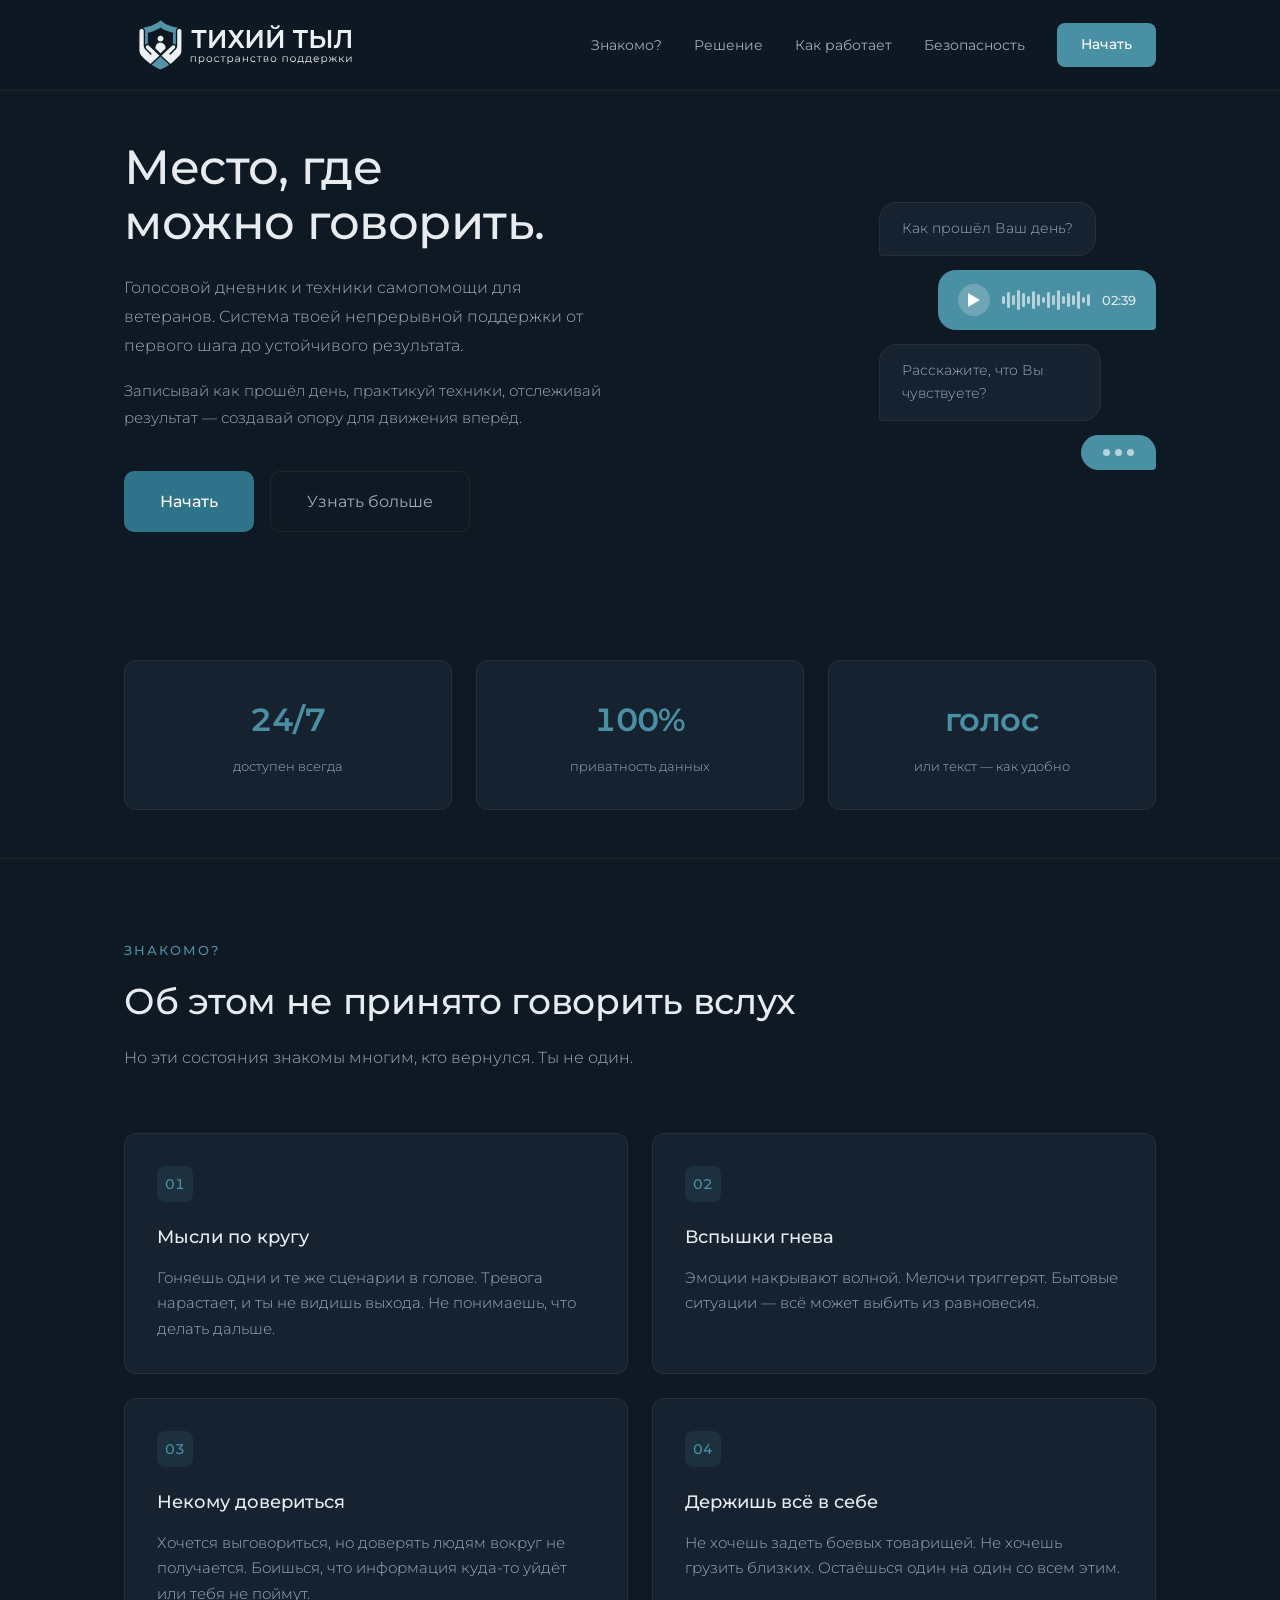
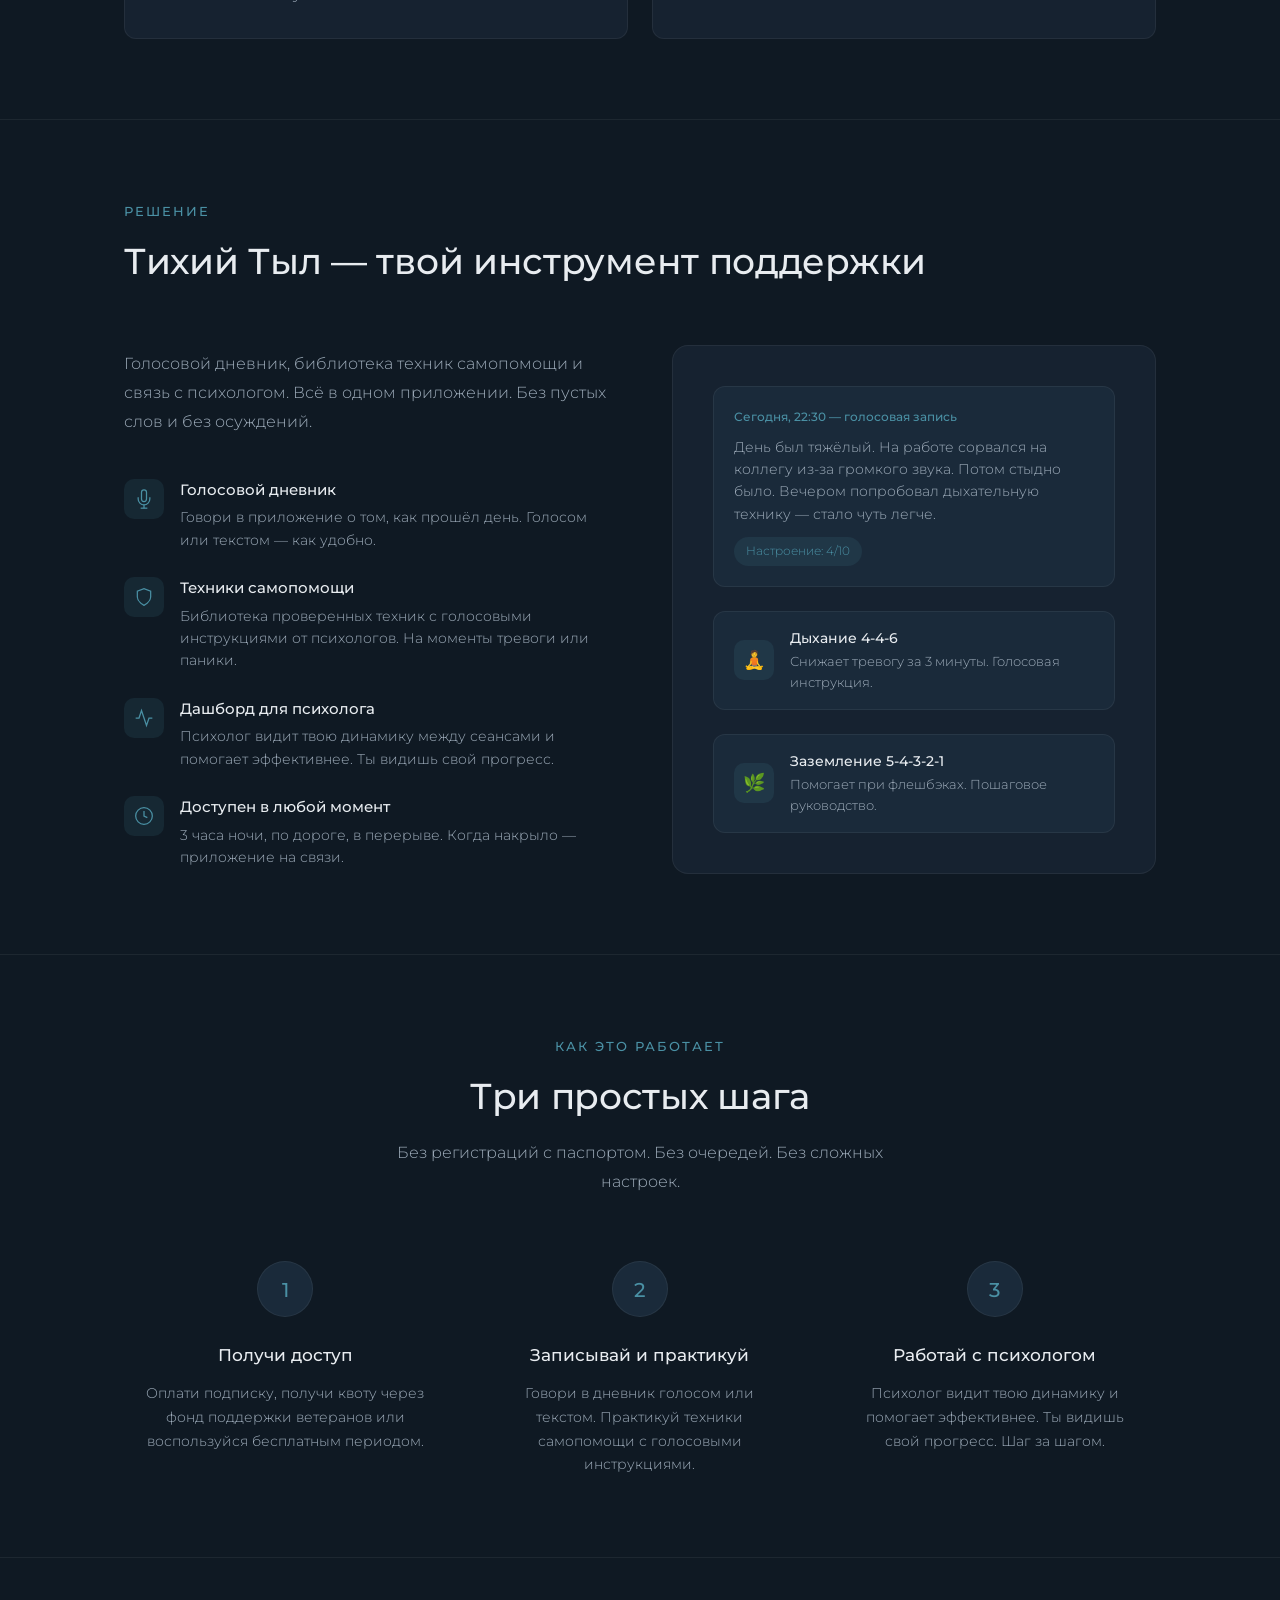
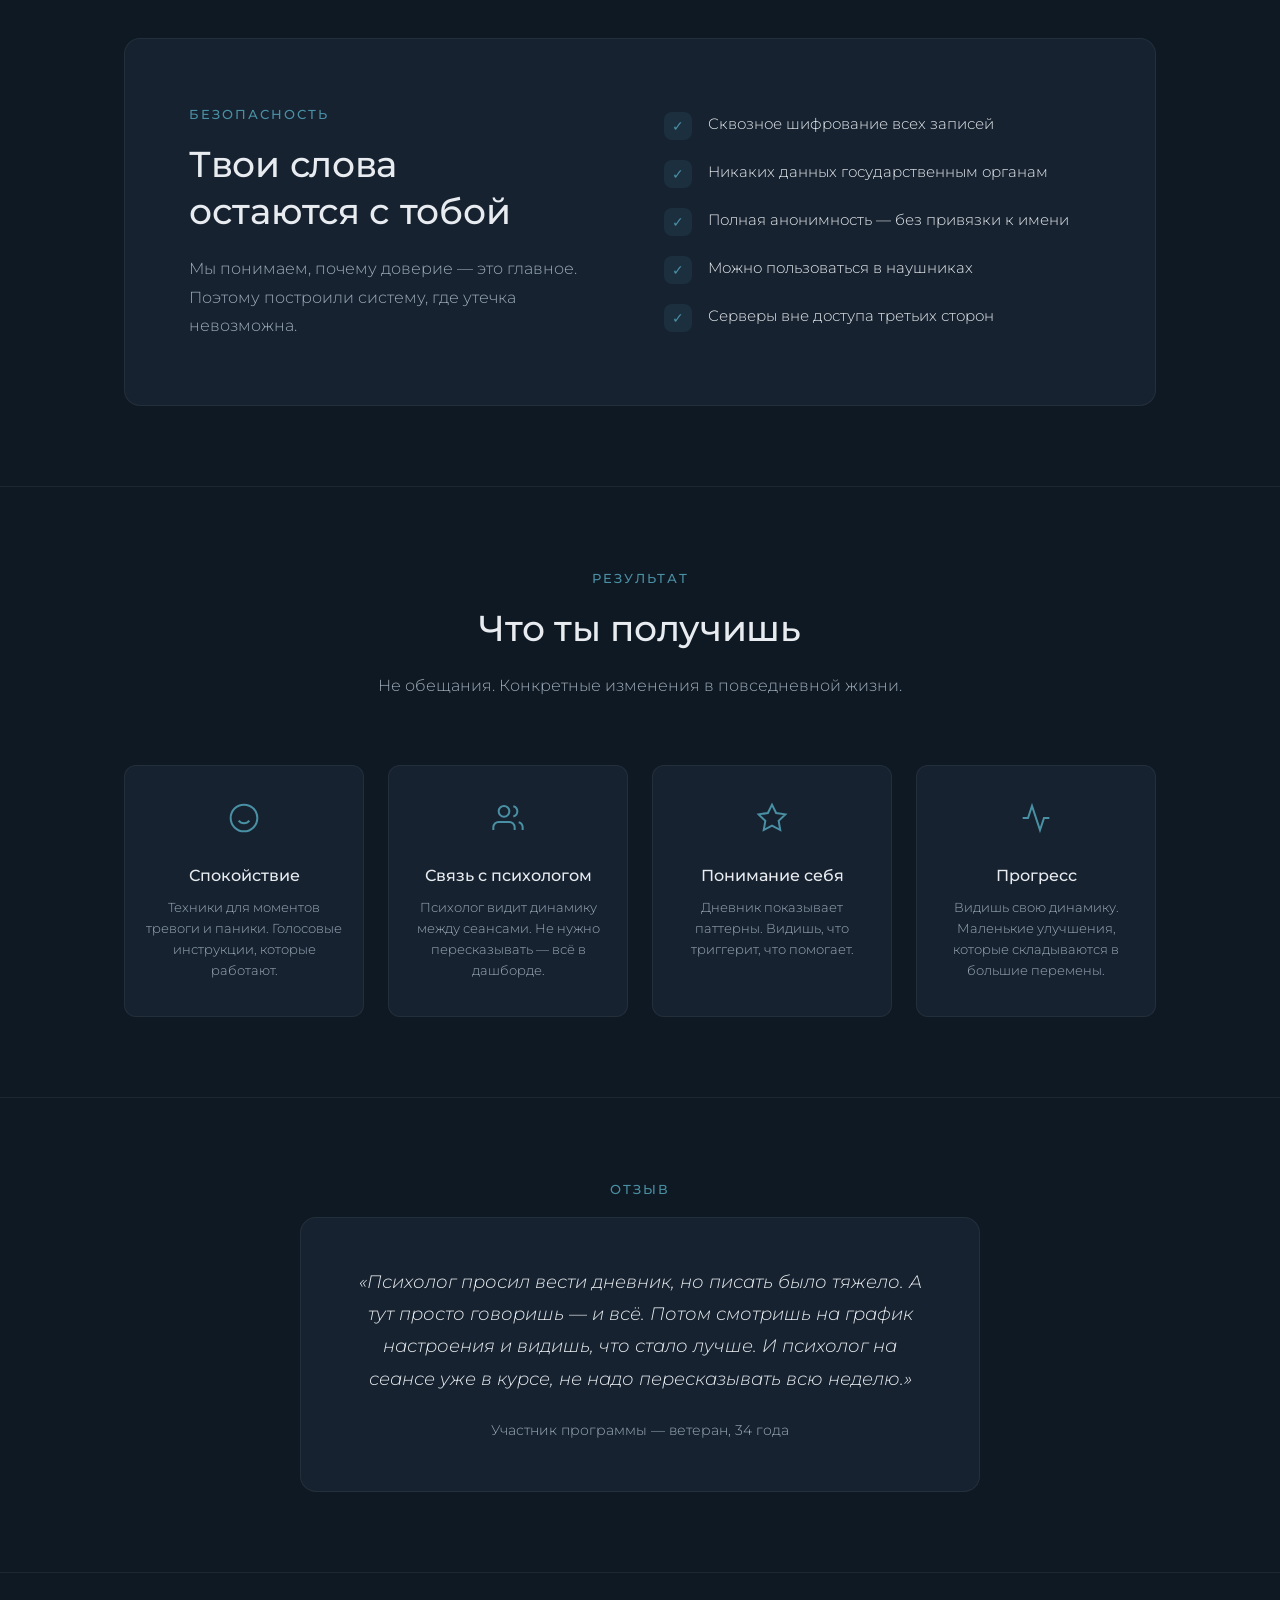
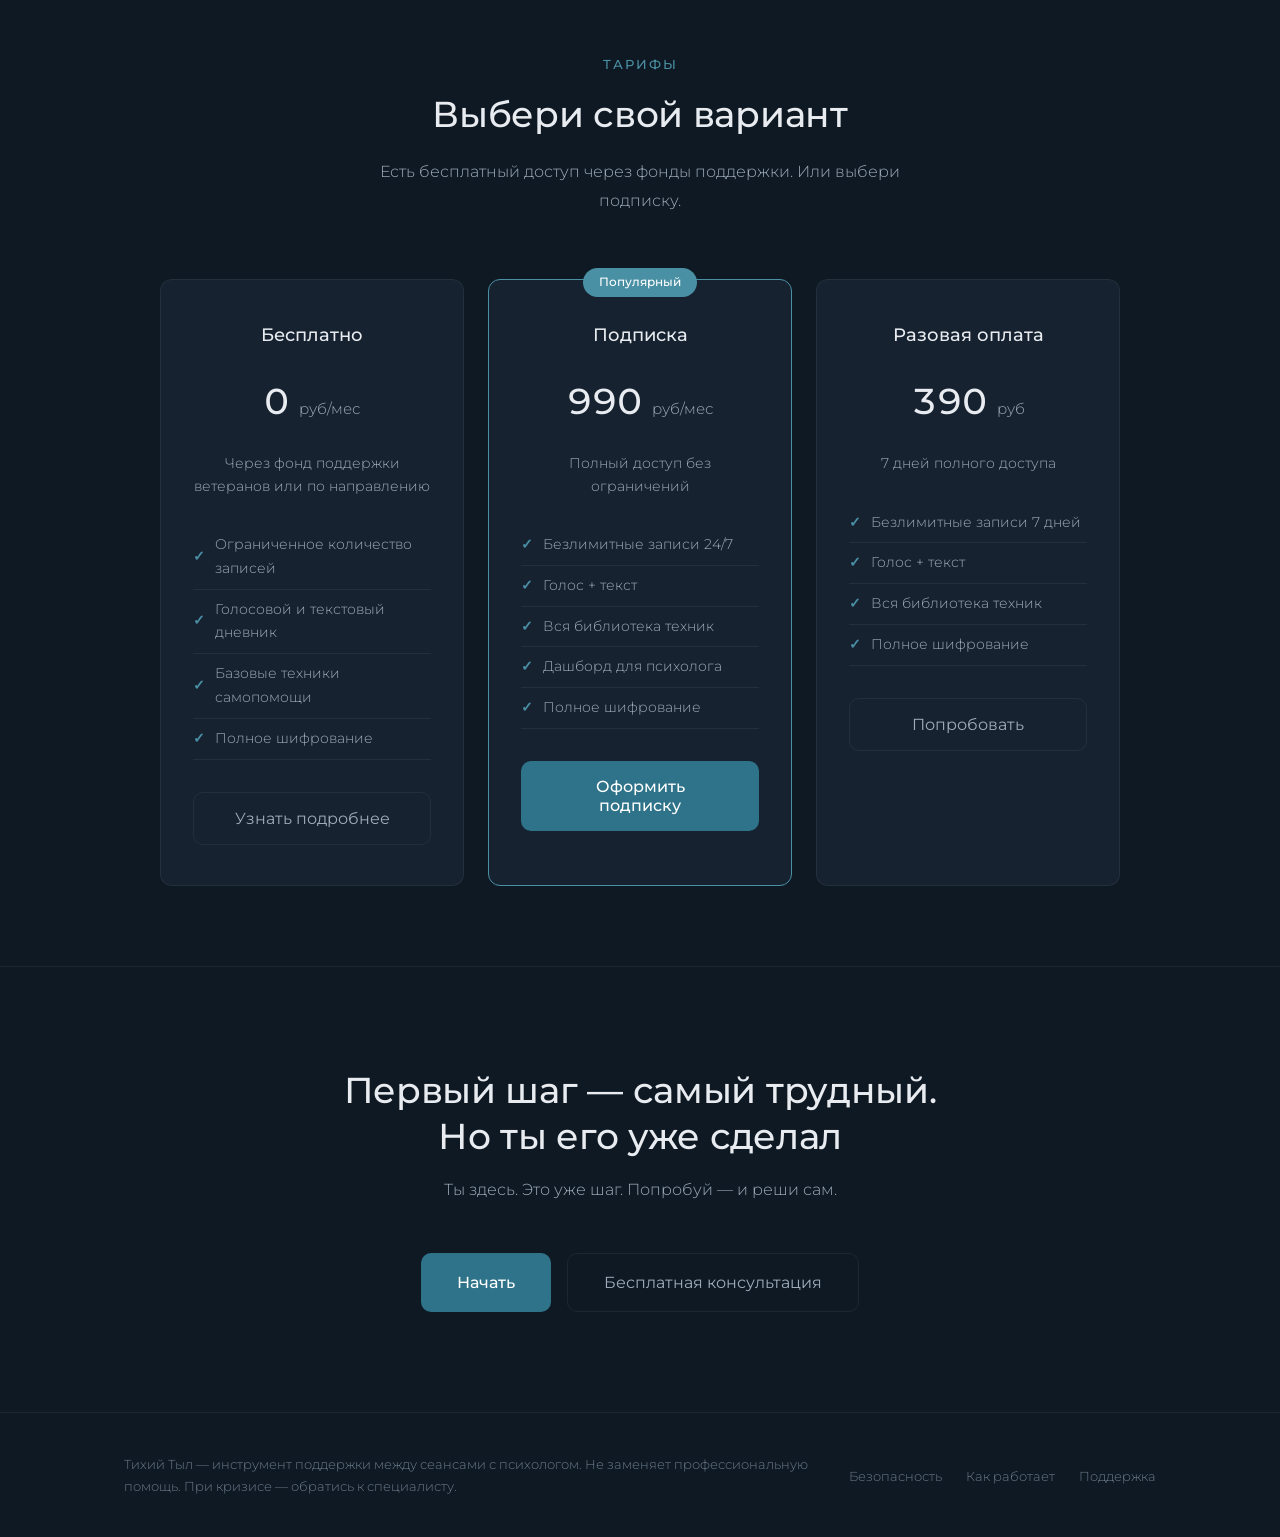
<file: deploy/index.html>
<!DOCTYPE html>
<html lang="ru" style="color-scheme: dark;">
<head>
    <meta charset="UTF-8">
    <meta name="viewport" content="width=device-width, initial-scale=1.0">
    <meta name="description" content="Тихий Тыл — голосовой дневник настроения и техники самопомощи для ветеранов. Работай с психологом эффективнее. Анонимно. 24/7.">
    <title>Тихий Тыл — Голосовой дневник и техники самопомощи для ветеранов</title>
    <link rel="canonical" href="https://xn--h1aadi5ads5c.xn--p1ai/">
    <meta name="theme-color" content="#0F1923">
    <link rel="icon" href="/favicon.svg" type="image/svg+xml">
    <meta property="og:type" content="website">
    <meta property="og:title" content="Тихий Тыл — Голосовой дневник для ветеранов">
    <meta property="og:description" content="Голосовой дневник настроения + техники самопомощи для ветеранов с ПТСР. Работай с психологом эффективнее. Анонимно. 24/7.">
    <meta property="og:url" content="https://xn--h1aadi5ads5c.xn--p1ai/">
    <meta property="og:image" content="https://xn--h1aadi5ads5c.xn--p1ai/og-image.jpg">
    <meta name="twitter:card" content="summary_large_image">
    <meta name="twitter:title" content="Тихий Тыл — Голосовой дневник для ветеранов">
    <meta name="twitter:description" content="Голосовой дневник настроения + техники самопомощи для ветеранов с ПТСР. Работай с психологом эффективнее. Анонимно. 24/7.">
    <meta name="twitter:image" content="https://xn--h1aadi5ads5c.xn--p1ai/og-image.jpg">
    <script type="application/ld+json">
    [
      {
        "@context": "https://schema.org",
        "@type": "Organization",
        "name": "Тихий Тыл",
        "url": "https://xn--h1aadi5ads5c.xn--p1ai",
        "description": "Голосовой дневник настроения и техники самопомощи для ветеранов. Инструмент поддержки между сеансами с психологом.",
        "contactPoint": {
          "@type": "ContactPoint",
          "contactType": "customer support",
          "email": "support@тихийтыл.рф",
          "availableLanguage": "Russian"
        }
      },
      {
        "@context": "https://schema.org",
        "@type": "WebApplication",
        "name": "Тихий Тыл",
        "url": "https://xn--h1aadi5ads5c.xn--p1ai/app",
        "applicationCategory": "HealthApplication",
        "operatingSystem": "Web",
        "description": "Голосовой дневник настроения и техники самопомощи для ветеранов",
        "offers": [
          {
            "@type": "Offer",
            "price": "0",
            "priceCurrency": "RUB",
            "description": "Бесплатный доступ через фонд поддержки"
          },
          {
            "@type": "Offer",
            "price": "990",
            "priceCurrency": "RUB",
            "description": "Подписка — полный доступ без ограничений"
          },
          {
            "@type": "Offer",
            "price": "390",
            "priceCurrency": "RUB",
            "description": "Разовая оплата — 7 дней полного доступа"
          }
        ]
      },
      {
        "@context": "https://schema.org",
        "@type": "FAQPage",
        "mainEntity": [
          {
            "@type": "Question",
            "name": "Как работает Тихий Тыл?",
            "acceptedAnswer": {
              "@type": "Answer",
              "text": "Записывай голосом или текстом как прошёл день. Практикуй проверенные техники самопомощи с голосовыми инструкциями. Психолог видит твою динамику между сеансами и помогает эффективнее."
            }
          },
          {
            "@type": "Question",
            "name": "Безопасны ли мои данные в Тихий Тыл?",
            "acceptedAnswer": {
              "@type": "Answer",
              "text": "Да. Все записи защищены сквозным шифрованием. Полная анонимность без привязки к имени. Никаких данных государственным органам. Серверы вне доступа третьих сторон."
            }
          },
          {
            "@type": "Question",
            "name": "Сколько стоит Тихий Тыл?",
            "acceptedAnswer": {
              "@type": "Answer",
              "text": "Есть бесплатный доступ через фонды поддержки ветеранов. Подписка с полным доступом — 990 руб/мес. Разовый доступ на 7 дней — 390 руб."
            }
          }
        ]
      }
    ]
    </script>
    <link rel="preconnect" href="https://fonts.googleapis.com">
    <link rel="preconnect" href="https://fonts.gstatic.com" crossorigin>
    <link href="https://fonts.googleapis.com/css2?family=Montserrat:ital,wght@0,300;0,400;0,500;0,600;1,400;1,500&display=swap" rel="stylesheet">
    <style>
        *, *::before, *::after {
            margin: 0;
            padding: 0;
            box-sizing: border-box;
        }

        :root {
            --bg-primary: #0F1923;
            --bg-secondary: #162230;
            --bg-card: #1A2A3A;
            --text-primary: #E8ECF0;
            --text-secondary: #9EACBA;
            --accent: #4A90A4;
            --accent-hover: #5BA3B8;
            --accent-subtle: rgba(74, 144, 164, 0.12);
            --border: rgba(255, 255, 255, 0.06);
            --radius: 12px;
            --color-error: #c44;
        }

        html {
            scroll-behavior: smooth;
            overflow-x: hidden;
        }

        body {
            font-family: 'Montserrat', -apple-system, BlinkMacSystemFont, sans-serif;
            background-color: var(--bg-primary);
            color: var(--text-primary);
            line-height: 1.7;
            font-weight: 300;
            -webkit-font-smoothing: antialiased;
            overflow-x: hidden;
        }

        .hidden { display: none; }

        img {
            max-width: 100%;
            height: auto;
        }

        .container {
            max-width: 1080px;
            margin: 0 auto;
            padding: 0 24px;
        }

        /* SKIP LINK */
        .skip-link {
            position: absolute;
            top: -100%;
            left: 16px;
            padding: 12px 24px;
            background: var(--accent);
            color: #fff;
            border-radius: 8px;
            font-size: 14px;
            text-decoration: none;
            z-index: 200;
        }

        .skip-link:focus {
            top: 12px;
        }

        /* FOCUS STYLES */
        a:focus-visible,
        button:focus-visible {
            outline: 2px solid var(--accent);
            outline-offset: 3px;
        }

        /* NAV */
        header {
            position: fixed;
            top: 0;
            left: 0;
            right: 0;
            z-index: 100;
            background: rgba(15, 25, 35, 0.85);
            backdrop-filter: blur(20px);
            border-bottom: 1px solid var(--border);
        }

        .nav {
            display: flex;
            justify-content: space-between;
            align-items: center;
            height: 90px;
        }

        .logo {
            text-decoration: none;
            display: flex;
            align-items: center;
            gap: 12px;
        }

        .logo-icon {
            height: 80px;
            width: auto;
            max-width: none;
        }

        .nav-links {
            display: flex;
            gap: 32px;
            list-style: none;
            align-items: center;
        }

        .nav-links a {
            font-size: 14px;
            font-weight: 400;
            color: var(--text-secondary);
            text-decoration: none;
            transition: color 0.2s;
        }

        .nav-links a:hover {
            color: var(--text-primary);
        }

        .nav-links .nav-cta {
            display: inline-block;
            padding: 10px 24px;
            background: var(--accent);
            color: #fff;
            border-radius: 8px;
            font-size: 14px;
            font-weight: 500;
            transition: background 0.2s;
        }

        .nav-links .nav-cta:hover {
            background: var(--accent-hover);
            color: #fff;
        }

        .mobile-menu-btn {
            display: none;
            background: none;
            border: none;
            cursor: pointer;
            padding: 8px;
        }

        .mobile-menu-btn span {
            display: block;
            width: 20px;
            height: 2px;
            background: var(--text-primary);
            margin: 4px 0;
            border-radius: 1px;
        }

        /* HERO */
        .hero {
            padding: 140px 0 80px;
        }

        .hero .container {
            display: grid;
            grid-template-columns: 1fr 1fr;
            gap: 48px;
            align-items: center;
        }

        .hero-content {
            text-align: left;
        }

        .hero-logo {
            width: clamp(240px, 30vw, 360px);
            height: auto;
            margin-bottom: 32px;
        }

        .hero h1 {
            font-size: clamp(32px, 5vw, 48px);
            font-weight: 500;
            line-height: 1.15;
            margin-bottom: 24px;
            letter-spacing: -0.5px;
        }

        .hero-desc {
            font-size: 16px;
            color: var(--text-secondary);
            line-height: 1.8;
            margin-bottom: 16px;
        }

        .hero-desc-secondary {
            font-size: 15px;
            color: var(--text-secondary);
            line-height: 1.8;
            margin-bottom: 40px;
        }

        .cta-group {
            display: flex;
            gap: 16px;
            flex-wrap: wrap;
        }

        /* Hero diary mockup — chat style */
        .hero-visual {
            display: flex;
            flex-direction: column;
            gap: 14px;
            max-width: 360px;
            margin-left: auto;
        }

        .hero-bubble {
            padding: 14px 22px;
            font-size: 14px;
            color: var(--text-secondary);
            max-width: 80%;
        }

        .hero-bubble.incoming {
            background: var(--bg-secondary);
            border: 1px solid var(--border);
            border-radius: 18px 18px 18px 4px;
            align-self: flex-start;
        }

        .hero-bubble.outgoing {
            background: var(--accent);
            color: rgba(255,255,255,0.9);
            border-radius: 18px 18px 4px 18px;
            align-self: flex-end;
        }

        .hero-voice {
            display: flex;
            align-items: center;
            gap: 12px;
            padding: 14px 20px;
            background: var(--accent);
            border-radius: 18px 18px 4px 18px;
            max-width: 80%;
            overflow: hidden;
            align-self: flex-end;
        }

        .hero-voice .play-btn {
            width: 32px;
            height: 32px;
            min-width: 32px;
            background: rgba(255,255,255,0.2);
            border-radius: 50%;
            display: flex;
            align-items: center;
            justify-content: center;
        }

        .hero-voice .play-btn svg {
            fill: #fff;
        }

        .hero-voice .wave {
            display: flex;
            align-items: center;
            gap: 2px;
            flex: 1;
            overflow: hidden;
        }

        .hero-voice .wave span {
            display: block;
            width: 3px;
            background: rgba(255,255,255,0.6);
            border-radius: 2px;
        }

        .hero-voice .time {
            font-size: 13px;
            color: rgba(255,255,255,0.8);
            font-weight: 500;
        }

        .hero-typing {
            display: inline-flex;
            align-items: center;
            gap: 5px;
            padding: 14px 22px;
            background: var(--accent);
            border-radius: 18px 18px 4px 18px;
            align-self: flex-end;
        }

        .hero-typing span {
            width: 7px;
            height: 7px;
            background: rgba(255,255,255,0.6);
            border-radius: 50%;
            animation: typing 1.4s infinite;
        }

        .hero-typing span:nth-child(2) { animation-delay: 0.2s; }
        .hero-typing span:nth-child(3) { animation-delay: 0.4s; }

        @keyframes typing {
            0%, 60%, 100% { opacity: 0.3; transform: translateY(0); }
            30% { opacity: 1; transform: translateY(-3px); }
        }

        .btn-primary {
            display: inline-flex;
            align-items: center;
            gap: 8px;
            padding: 16px 36px;
            background: #2E7389;
            color: #fff;
            text-decoration: none;
            border-radius: 10px;
            font-family: inherit;
            font-size: 16px;
            font-weight: 500;
            transition: background 0.2s, transform 0.2s;
            border: none;
            cursor: pointer;
        }

        .btn-primary:hover {
            background: var(--accent);
            transform: translateY(-1px);
        }

        .btn-secondary {
            display: inline-flex;
            align-items: center;
            gap: 8px;
            padding: 16px 36px;
            background: transparent;
            color: var(--text-secondary);
            text-decoration: none;
            border-radius: 10px;
            font-family: inherit;
            font-size: 16px;
            font-weight: 400;
            border: 1px solid var(--border);
            transition: border-color 0.2s, color 0.2s;
            cursor: pointer;
        }

        .btn-secondary:hover {
            border-color: var(--accent);
            color: var(--text-primary);
        }

        /* TRUST BAR */
        .trust-bar {
            padding: 48px 0;
        }

        .trust-items {
            display: grid;
            grid-template-columns: repeat(3, 1fr);
            gap: 24px;
        }

        .trust-item {
            text-align: center;
            padding: 32px 20px;
            background: var(--bg-secondary);
            border: 1px solid var(--border);
            border-radius: var(--radius);
        }

        .trust-item .number {
            font-size: 32px;
            font-weight: 600;
            color: var(--accent);
            letter-spacing: -0.02em;
        }

        .trust-item .label {
            font-size: 13px;
            color: var(--text-secondary);
            margin-top: 8px;
        }

        /* SECTION COMMON */
        section {
            padding: 80px 0;
        }

        .section-label {
            font-size: 13px;
            color: var(--accent);
            text-transform: uppercase;
            letter-spacing: 2px;
            font-weight: 500;
            margin-bottom: 16px;
        }

        .section-title {
            font-size: clamp(26px, 3.5vw, 36px);
            font-weight: 500;
            line-height: 1.3;
            margin-bottom: 20px;
            letter-spacing: -0.3px;
        }

        .section-desc {
            font-size: 16px;
            color: var(--text-secondary);
            max-width: 560px;
            line-height: 1.8;
        }

        /* PROBLEM */
        .problem {
            border-top: 1px solid var(--border);
        }

        .problem-grid {
            display: grid;
            grid-template-columns: 1fr 1fr;
            gap: 24px;
            margin-top: 60px;
        }

        .problem-item {
            padding: 32px;
            background: var(--bg-secondary);
            border-radius: var(--radius);
            border: 1px solid var(--border);
            transition: border-color 0.2s;
        }

        .problem-item:hover {
            border-color: rgba(74, 144, 164, 0.2);
        }

        .problem-item .number {
            display: inline-block;
            width: 36px;
            height: 36px;
            line-height: 36px;
            text-align: center;
            background: var(--accent-subtle);
            color: var(--accent);
            border-radius: 8px;
            font-size: 14px;
            font-weight: 500;
            margin-bottom: 20px;
        }

        .problem-item h3 {
            font-size: 18px;
            font-weight: 500;
            margin-bottom: 12px;
        }

        .problem-item p {
            font-size: 15px;
            color: var(--text-secondary);
            line-height: 1.7;
        }

        /* SOLUTION */
        .solution {
            border-top: 1px solid var(--border);
        }

        .solution-content {
            display: grid;
            grid-template-columns: 1fr 1fr;
            gap: 64px;
            margin-top: 60px;
            align-items: center;
        }

        .solution-features {
            list-style: none;
            display: flex;
            flex-direction: column;
            gap: 24px;
        }

        .solution-features li {
            display: flex;
            gap: 16px;
            align-items: flex-start;
        }

        .feature-icon {
            width: 40px;
            height: 40px;
            min-width: 40px;
            background: var(--accent-subtle);
            border-radius: 10px;
            display: flex;
            align-items: center;
            justify-content: center;
            margin-top: 2px;
        }

        .feature-text h4 {
            font-size: 15px;
            font-weight: 500;
            margin-bottom: 4px;
        }

        .feature-text p {
            font-size: 14px;
            color: var(--text-secondary);
            line-height: 1.6;
        }

        .solution-visual {
            background: var(--bg-secondary);
            border: 1px solid var(--border);
            border-radius: 16px;
            padding: 40px;
            display: flex;
            flex-direction: column;
            gap: 24px;
        }

        .diary-entry {
            padding: 20px;
            background: var(--bg-card);
            border: 1px solid var(--border);
            border-radius: 12px;
        }

        .diary-entry .entry-date {
            font-size: 12px;
            font-weight: 500;
            color: var(--accent);
            margin-bottom: 8px;
        }

        .diary-entry .entry-text {
            font-size: 14px;
            line-height: 1.6;
            color: var(--text-secondary);
        }

        .diary-entry .entry-mood {
            display: inline-block;
            margin-top: 12px;
            padding: 4px 12px;
            background: var(--accent-subtle);
            color: var(--accent);
            border-radius: 100px;
            font-size: 12px;
        }

        .technique-card {
            padding: 16px 20px;
            background: var(--bg-card);
            border: 1px solid var(--border);
            border-radius: 12px;
            display: flex;
            align-items: center;
            gap: 16px;
        }

        .technique-card .tech-icon {
            width: 40px;
            height: 40px;
            min-width: 40px;
            background: var(--accent-subtle);
            border-radius: 10px;
            display: flex;
            align-items: center;
            justify-content: center;
            font-size: 18px;
        }

        .technique-card .tech-text {
            font-size: 14px;
            line-height: 1.5;
        }

        .technique-card .tech-text strong {
            display: block;
            font-weight: 500;
            margin-bottom: 2px;
        }

        .technique-card .tech-text span {
            color: var(--text-secondary);
            font-size: 13px;
        }

        /* HOW IT WORKS */
        .how-it-works {
            border-top: 1px solid var(--border);
        }

        .how-header {
            text-align: center;
            margin-bottom: 64px;
        }

        .how-header .section-desc {
            margin: 0 auto;
        }

        .steps {
            display: grid;
            grid-template-columns: repeat(3, 1fr);
            gap: 32px;
        }

        .step {
            text-align: center;
            padding: 0 16px;
        }

        .step-number {
            width: 56px;
            height: 56px;
            line-height: 56px;
            text-align: center;
            background: var(--bg-card);
            border: 1px solid var(--border);
            color: var(--accent);
            border-radius: 50%;
            font-size: 20px;
            font-weight: 500;
            margin: 0 auto 24px;
        }

        .step h3 {
            font-size: 17px;
            font-weight: 500;
            margin-bottom: 12px;
        }

        .step p {
            font-size: 14px;
            color: var(--text-secondary);
            line-height: 1.7;
        }

        /* PRIVACY */
        .privacy {
            border-top: 1px solid var(--border);
        }

        .privacy-inner {
            background: var(--bg-secondary);
            border-radius: 16px;
            border: 1px solid var(--border);
            padding: 64px;
            display: grid;
            grid-template-columns: 1fr 1fr;
            gap: 48px;
            align-items: center;
        }

        .privacy-list {
            list-style: none;
            display: flex;
            flex-direction: column;
            gap: 20px;
        }

        .privacy-list li {
            display: flex;
            align-items: flex-start;
            gap: 16px;
            font-size: 15px;
            line-height: 1.6;
        }

        .privacy-list .check {
            flex-shrink: 0;
            width: 28px;
            height: 28px;
            line-height: 28px;
            text-align: center;
            background: var(--accent-subtle);
            color: var(--accent);
            border-radius: 8px;
            font-size: 14px;
        }

        /* RESULTS */
        .results {
            border-top: 1px solid var(--border);
        }

        .results-header {
            text-align: center;
            margin-bottom: 64px;
        }

        .results-header .section-desc {
            margin: 0 auto;
        }

        .results-grid {
            display: grid;
            grid-template-columns: repeat(4, 1fr);
            gap: 24px;
        }

        .result-card {
            text-align: center;
            padding: 36px 20px;
            background: var(--bg-secondary);
            border-radius: var(--radius);
            border: 1px solid var(--border);
            transition: border-color 0.2s;
        }

        .result-card:hover {
            border-color: rgba(74, 144, 164, 0.3);
        }

        .result-card .icon {
            margin-bottom: 20px;
            display: block;
        }

        .result-card h3 {
            font-size: 16px;
            font-weight: 500;
            margin-bottom: 8px;
        }

        .result-card p {
            font-size: 13px;
            color: var(--text-secondary);
            line-height: 1.6;
        }

        /* TESTIMONIAL */
        .testimonial {
            border-top: 1px solid var(--border);
            text-align: center;
        }

        .quote-block {
            max-width: 680px;
            margin: 0 auto;
            padding: 48px;
            background: var(--bg-secondary);
            border-radius: 16px;
            border: 1px solid var(--border);
        }

        .quote-block blockquote {
            font-size: 18px;
            line-height: 1.8;
            font-style: italic;
            font-weight: 300;
            margin-bottom: 24px;
            color: var(--text-primary);
        }

        .quote-block figcaption {
            font-size: 14px;
            color: var(--text-secondary);
        }

        /* PRICING */
        .pricing {
            border-top: 1px solid var(--border);
        }

        .pricing-header {
            text-align: center;
            margin-bottom: 64px;
        }

        .pricing-header .section-desc {
            margin: 0 auto;
        }

        .pricing-cards {
            display: grid;
            grid-template-columns: repeat(3, 1fr);
            gap: 24px;
            max-width: 960px;
            margin: 0 auto;
        }

        .pricing-card {
            padding: 40px 32px;
            background: var(--bg-secondary);
            border-radius: var(--radius);
            border: 1px solid var(--border);
            text-align: center;
            transition: border-color 0.2s;
        }

        .pricing-card.featured {
            border-color: var(--accent);
            position: relative;
        }

        .pricing-card.featured::before {
            content: "Популярный";
            position: absolute;
            top: -12px;
            left: 50%;
            transform: translateX(-50%);
            background: var(--accent);
            color: #fff;
            padding: 4px 16px;
            border-radius: 100px;
            font-size: 12px;
            font-weight: 500;
        }

        .pricing-card h3 {
            font-size: 18px;
            font-weight: 500;
            margin-bottom: 8px;
        }

        .pricing-card .price {
            font-size: 36px;
            font-weight: 500;
            margin: 20px 0;
        }

        .pricing-card .price span {
            font-size: 15px;
            font-weight: 300;
            color: var(--text-secondary);
        }

        .pricing-card .price-desc {
            font-size: 14px;
            color: var(--text-secondary);
            margin-bottom: 28px;
            line-height: 1.6;
        }

        .pricing-card ul {
            list-style: none;
            text-align: left;
            margin-bottom: 32px;
        }

        .pricing-card ul li {
            font-size: 14px;
            color: var(--text-secondary);
            padding: 8px 0;
            border-bottom: 1px solid var(--border);
            display: flex;
            align-items: center;
            gap: 10px;
        }

        .pricing-card ul li::before {
            content: "\2713";
            color: var(--accent);
            font-weight: 600;
            flex-shrink: 0;
        }

        .pricing-card .btn-primary,
        .pricing-card .btn-secondary {
            width: 100%;
            text-align: center;
            justify-content: center;
        }

        /* FINAL CTA */
        .final-cta {
            border-top: 1px solid var(--border);
            text-align: center;
            padding: 100px 0;
        }

        .final-cta .section-title {
            max-width: 720px;
            margin: 0 auto 16px;
        }

        .final-cta .section-desc {
            margin: 0 auto 48px;
        }

        .final-cta .cta-group {
            justify-content: center;
        }

        /* FOOTER */
        footer {
            border-top: 1px solid var(--border);
            padding: 40px 0;
        }

        .footer-content {
            display: flex;
            justify-content: space-between;
            align-items: center;
            gap: 24px;
            flex-wrap: wrap;
        }

        .footer-text {
            font-size: 13px;
            color: #6B7A8A;
            flex: 1 1 400px;
        }

        .footer-links {
            display: flex;
            gap: 24px;
            list-style: none;
            flex-shrink: 0;
        }

        .footer-links a {
            font-size: 13px;
            color: #6B7A8A;
            text-decoration: none;
            transition: color 0.2s;
            white-space: nowrap;
        }

        .footer-links a:hover {
            color: var(--text-primary);
        }

        /* MODAL */
        .modal-overlay {
            display: none;
            position: fixed;
            inset: 0;
            background: rgba(0, 0, 0, 0.6);
            backdrop-filter: blur(4px);
            z-index: 200;
            align-items: center;
            justify-content: center;
        }

        .modal-overlay.active {
            display: flex;
        }

        .modal {
            background: var(--bg-secondary);
            border: 1px solid var(--border);
            border-radius: 16px;
            padding: 48px;
            max-width: 480px;
            width: 90%;
            position: relative;
        }

        .modal-close {
            position: absolute;
            top: 16px;
            right: 16px;
            background: none;
            border: none;
            font-size: 24px;
            cursor: pointer;
            color: var(--text-secondary);
            padding: 4px 8px;
            line-height: 1;
        }

        .modal h2 {
            font-size: 22px;
            font-weight: 600;
            margin-bottom: 8px;
            letter-spacing: -0.02em;
        }

        .modal > p {
            font-size: 14px;
            color: var(--text-secondary);
            margin-bottom: 32px;
        }

        .form-group {
            margin-bottom: 20px;
        }

        .form-group label {
            display: block;
            font-size: 13px;
            font-weight: 500;
            margin-bottom: 6px;
            color: var(--text-primary);
        }

        .form-group input,
        .form-group textarea {
            width: 100%;
            padding: 12px 16px;
            font-family: inherit;
            font-size: 14px;
            border: 1px solid var(--border);
            border-radius: 8px;
            background: var(--bg-primary);
            color: var(--text-primary);
            outline: none;
            transition: border-color 0.2s;
        }

        .form-group input:focus,
        .form-group textarea:focus {
            border-color: var(--accent);
        }

        .form-group input.error {
            border-color: var(--color-error);
        }

        .form-error {
            display: block;
            color: var(--color-error);
            font-size: 13px;
            margin-top: 4px;
        }

        .form-error.hidden {
            display: none;
        }

        .form-group textarea {
            resize: vertical;
            min-height: 80px;
        }

        .form-submit {
            width: 100%;
            margin-top: 8px;
            justify-content: center;
        }

        .modal-success {
            text-align: center;
            padding: 32px 0;
        }

        .modal-success .checkmark {
            font-size: 32px;
            margin-bottom: 16px;
            color: var(--accent);
        }

        .modal-success h2 {
            margin-bottom: 8px;
        }

        .modal-success p {
            font-size: 14px;
            color: var(--text-secondary);
        }

        .modal-success .btn-secondary {
            margin-top: 24px;
        }

        /* RESPONSIVE */
        /* Tablet */
        @media (max-width: 1024px) {
            .results-grid {
                grid-template-columns: repeat(2, 1fr);
            }

            .pricing-cards {
                grid-template-columns: 1fr 1fr;
            }

            .hero .container {
                grid-template-columns: 1fr;
                gap: 40px;
            }

            .hero-content {
                text-align: center;
            }

            .hero-visual {
                align-items: center;
            }

            .cta-group {
                justify-content: center;
            }
        }

        /* Mobile */
        @media (max-width: 768px) {
            section {
                padding: 48px 0;
            }

            .nav {
                height: 60px;
            }

            .logo-icon {
                height: 48px;
            }

            .nav-links {
                display: none;
            }

            .mobile-menu-btn {
                display: block;
            }

            .nav-links.active {
                display: flex;
                flex-direction: column;
                position: absolute;
                top: 60px;
                left: 0;
                right: 0;
                background: var(--bg-primary);
                padding: 24px;
                border-bottom: 1px solid var(--border);
                gap: 16px;
                z-index: 100;
            }

            .hero {
                padding: 90px 0 40px;
            }

            .hero .container {
                grid-template-columns: 1fr;
                gap: 32px;
            }

            .hero-content {
                text-align: center;
            }

            .hero h1 {
                font-size: 28px;
            }

            .hero-desc,
            .hero-desc-secondary {
                font-size: 15px;
            }

            .cta-group {
                justify-content: center;
                flex-direction: column;
                align-items: center;
            }

            .btn-primary,
            .btn-secondary {
                width: 100%;
                justify-content: center;
                max-width: 320px;
                padding: 14px 24px;
            }

            .hero-visual {
                align-items: center;
            }

            .hero-bubble,
            .hero-voice {
                max-width: 85%;
            }

            .trust-bar {
                padding: 32px 0;
            }

            .trust-items {
                grid-template-columns: 1fr;
                gap: 12px;
            }

            .trust-item {
                padding: 20px 16px;
            }

            .trust-item .number {
                font-size: 26px;
            }

            .problem-grid {
                grid-template-columns: 1fr;
                margin-top: 32px;
            }

            .problem-item {
                padding: 24px;
            }

            .section-label {
                font-size: 12px;
            }

            .section-title {
                font-size: 22px;
            }

            .section-desc {
                font-size: 15px;
            }

            .solution-content {
                grid-template-columns: 1fr;
                gap: 32px;
                margin-top: 32px;
            }

            .solution-visual {
                padding: 24px;
            }

            .technique-card {
                padding: 14px 16px;
            }

            .feature-icon {
                width: 36px;
                height: 36px;
                min-width: 36px;
            }

            .steps {
                grid-template-columns: 1fr;
                gap: 24px;
            }

            .how-header {
                margin-bottom: 32px;
            }

            .privacy-inner {
                grid-template-columns: 1fr;
                padding: 32px 20px;
                gap: 32px;
            }

            .results-grid {
                grid-template-columns: 1fr;
            }

            .result-card {
                padding: 28px 16px;
            }

            .pricing-cards {
                grid-template-columns: 1fr;
            }

            .pricing-card {
                padding: 32px 24px;
            }

            .quote-block {
                padding: 28px 20px;
            }

            .quote-block blockquote {
                font-size: 16px;
            }

            .final-cta {
                padding: 48px 0;
            }

            .final-cta .section-title {
                font-size: 20px;
            }

            .footer-content {
                flex-direction: column;
                gap: 16px;
                text-align: center;
            }

            .footer-text {
                flex: unset;
            }

            .footer-links {
                justify-content: center;
                flex-wrap: wrap;
            }

            .modal-content {
                margin: 16px;
                padding: 28px 20px;
                max-height: calc(100vh - 32px);
            }
        }

        /* Small phones */
        @media (max-width: 380px) {
            .container {
                padding: 0 16px;
            }

            .hero h1 {
                font-size: 24px;
            }

            .trust-item .number {
                font-size: 22px;
            }

            .logo-icon {
                height: 40px;
            }

            .nav {
                height: 52px;
            }

            .nav-links.active {
                top: 52px;
            }

            .hero {
                padding: 76px 0 32px;
            }

            .problem-item h3 {
                font-size: 16px;
            }

            .pricing-card .price {
                font-size: 28px;
            }
        }

        /* Scroll offset for fixed header */
        [id] {
            scroll-margin-top: 100px;
        }

        @media (max-width: 768px) {
            [id] {
                scroll-margin-top: 70px;
            }
        }

        /* Balanced headings */
        .section-title, h1 {
            text-wrap: balance;
        }

        /* Tabular numbers for prices */
        .price, .number {
            font-variant-numeric: tabular-nums;
        }

        /* Touch delay fix */
        html {
            touch-action: manipulation;
        }

        /* Form focus-visible */
        .form-group input:focus-visible,
        .form-group textarea:focus-visible {
            border-color: var(--accent);
            box-shadow: 0 0 0 2px rgba(74, 144, 164, 0.3);
        }

        /* Modal overscroll */
        .modal-overlay {
            overscroll-behavior: contain;
        }

        /* Reduced motion */
        @media (prefers-reduced-motion: reduce) {
            *, *::before, *::after {
                animation-duration: 0.01ms !important;
                transition-duration: 0.01ms !important;
            }
        }
    </style>
</head>
<body>

<!-- SKIP LINK -->
<a href="#main" class="skip-link">Перейти к основному содержанию</a>

<!-- NAV -->
<header>
    <div class="container">
        <nav class="nav" aria-label="Основная навигация">
            <a href="#" class="logo">
                <img src="assets/logos/ТТ для темного фона.svg" alt="Тихий Тыл" class="logo-icon">
            </a>
            <ul class="nav-links" id="navLinks">
                <li><a href="#problems">Знакомо?</a></li>
                <li><a href="#solution">Решение</a></li>
                <li><a href="#how">Как работает</a></li>
                <li><a href="#privacy">Безопасность</a></li>
                <li><a href="/app" class="nav-cta">Начать</a></li>
            </ul>
            <button class="mobile-menu-btn" id="mobileMenuBtn" aria-label="Меню" aria-expanded="false">
                <span></span><span></span><span></span>
            </button>
        </nav>
    </div>
</header>

<main id="main">

<!-- HERO -->
<section class="hero">
    <div class="container">
        <div class="hero-content">
            <h1>Место, где можно говорить.</h1>
            <p class="hero-desc">Голосовой дневник и техники самопомощи для ветеранов. Система твоей непрерывной поддержки от первого шага до устойчивого результата.</p>
            <p class="hero-desc-secondary">Записывай как прошёл день, практикуй техники, отслеживай результат — создавай опору для движения вперёд.</p>
            <div class="cta-group">
                <a href="/app" class="btn-primary">Начать</a>
                <a href="#solution" class="btn-secondary">Узнать больше</a>
            </div>
        </div>
        <div class="hero-visual">
            <div class="hero-bubble incoming">Как прошёл Ваш день?</div>
            <div class="hero-voice">
                <div class="play-btn"><svg width="12" height="14" viewBox="0 0 12 14"><polygon points="0,0 12,7 0,14"/></svg></div>
                <div class="wave"><span style="height:8px"></span><span style="height:16px"></span><span style="height:10px"></span><span style="height:20px"></span><span style="height:14px"></span><span style="height:8px"></span><span style="height:18px"></span><span style="height:12px"></span><span style="height:6px"></span><span style="height:16px"></span><span style="height:10px"></span><span style="height:20px"></span><span style="height:8px"></span><span style="height:14px"></span><span style="height:10px"></span><span style="height:18px"></span><span style="height:6px"></span><span style="height:12px"></span></div>
                <div class="time">02:39</div>
            </div>
            <div class="hero-bubble incoming">Расскажите, что Вы чувствуете?</div>
            <div class="hero-typing"><span></span><span></span><span></span></div>
        </div>
    </div>
</section>

<!-- TRUST BAR -->
<section class="trust-bar" aria-label="Ключевые показатели">
    <div class="container">
        <div class="trust-items">
            <div class="trust-item">
                <div class="number">24/7</div>
                <div class="label">доступен всегда</div>
            </div>
            <div class="trust-item">
                <div class="number">100%</div>
                <div class="label">приватность данных</div>
            </div>
            <div class="trust-item">
                <div class="number">голос</div>
                <div class="label">или текст — как удобно</div>
            </div>
        </div>
    </div>
</section>

<!-- PROBLEM -->
<section class="problem" id="problems">
    <div class="container">
        <p class="section-label">Знакомо?</p>
        <h2 class="section-title">Об этом не принято говорить вслух</h2>
        <p class="section-desc">Но эти состояния знакомы многим, кто вернулся. Ты не один.</p>

        <div class="problem-grid">
            <div class="problem-item">
                <div class="number">01</div>
                <h3>Мысли по кругу</h3>
                <p>Гоняешь одни и те же сценарии в голове. Тревога нарастает, и ты не видишь выхода. Не понимаешь, что делать дальше.</p>
            </div>
            <div class="problem-item">
                <div class="number">02</div>
                <h3>Вспышки гнева</h3>
                <p>Эмоции накрывают волной. Мелочи триггерят. Бытовые ситуации — всё может выбить из равновесия.</p>
            </div>
            <div class="problem-item">
                <div class="number">03</div>
                <h3>Некому довериться</h3>
                <p>Хочется выговориться, но доверять людям вокруг не получается. Боишься, что информация куда-то уйдёт или тебя не поймут.</p>
            </div>
            <div class="problem-item">
                <div class="number">04</div>
                <h3>Держишь всё в себе</h3>
                <p>Не хочешь задеть боевых товарищей. Не хочешь грузить близких. Остаёшься один на один со всем этим.</p>
            </div>
        </div>
    </div>
</section>

<!-- SOLUTION -->
<section class="solution" id="solution">
    <div class="container">
        <p class="section-label">Решение</p>
        <h2 class="section-title">Тихий Тыл &mdash; твой инструмент поддержки</h2>
        <div class="solution-content">
            <div class="solution-text">
                <p class="section-desc" style="margin-bottom: 40px;">Голосовой дневник, библиотека техник самопомощи и связь с психологом. Всё в одном приложении. Без пустых слов и без осуждений.</p>
                <ul class="solution-features">
                    <li>
                        <div class="feature-icon" aria-hidden="true">
                            <svg width="20" height="20" fill="none" stroke="#4A90A4" stroke-width="1.5" viewBox="0 0 24 24"><path d="M12 1a3 3 0 00-3 3v8a3 3 0 006 0V4a3 3 0 00-3-3z"/><path d="M19 10v2a7 7 0 01-14 0v-2"/><line x1="12" y1="19" x2="12" y2="23"/><line x1="8" y1="23" x2="16" y2="23"/></svg>
                        </div>
                        <div class="feature-text">
                            <h4>Голосовой дневник</h4>
                            <p>Говори в приложение о том, как прошёл день. Голосом или текстом — как удобно.</p>
                        </div>
                    </li>
                    <li>
                        <div class="feature-icon" aria-hidden="true">
                            <svg width="20" height="20" fill="none" stroke="#4A90A4" stroke-width="1.5" viewBox="0 0 24 24"><path d="M12 22s8-4 8-10V5l-8-3-8 3v7c0 6 8 10 8 10z"/></svg>
                        </div>
                        <div class="feature-text">
                            <h4>Техники самопомощи</h4>
                            <p>Библиотека проверенных техник с голосовыми инструкциями от психологов. На моменты тревоги или паники.</p>
                        </div>
                    </li>
                    <li>
                        <div class="feature-icon" aria-hidden="true">
                            <svg width="20" height="20" fill="none" stroke="#4A90A4" stroke-width="1.5" viewBox="0 0 24 24"><path d="M22 12h-4l-3 9L9 3l-3 9H2"/></svg>
                        </div>
                        <div class="feature-text">
                            <h4>Дашборд для психолога</h4>
                            <p>Психолог видит твою динамику между сеансами и помогает эффективнее. Ты видишь свой прогресс.</p>
                        </div>
                    </li>
                    <li>
                        <div class="feature-icon" aria-hidden="true">
                            <svg width="20" height="20" fill="none" stroke="#4A90A4" stroke-width="1.5" viewBox="0 0 24 24"><circle cx="12" cy="12" r="10"/><path d="M12 6v6l4 2"/></svg>
                        </div>
                        <div class="feature-text">
                            <h4>Доступен в любой момент</h4>
                            <p>3 часа ночи, по дороге, в перерыве. Когда накрыло &mdash; приложение на связи.</p>
                        </div>
                    </li>
                </ul>
            </div>
            <div class="solution-visual" aria-label="Пример голосового дневника">
                <div class="diary-entry">
                    <div class="entry-date">Сегодня, 22:30 — голосовая запись</div>
                    <div class="entry-text">День был тяжёлый. На работе сорвался на коллегу из-за громкого звука. Потом стыдно было. Вечером попробовал дыхательную технику — стало чуть легче.</div>
                    <div class="entry-mood">Настроение: 4/10</div>
                </div>
                <div class="technique-card">
                    <div class="tech-icon">🧘</div>
                    <div class="tech-text">
                        <strong>Дыхание 4-4-6</strong>
                        <span>Снижает тревогу за 3 минуты. Голосовая инструкция.</span>
                    </div>
                </div>
                <div class="technique-card">
                    <div class="tech-icon">🌿</div>
                    <div class="tech-text">
                        <strong>Заземление 5-4-3-2-1</strong>
                        <span>Помогает при флешбэках. Пошаговое руководство.</span>
                    </div>
                </div>
            </div>
        </div>
    </div>
</section>

<!-- HOW IT WORKS -->
<section class="how-it-works" id="how">
    <div class="container">
        <div class="how-header">
            <p class="section-label">Как это работает</p>
            <h2 class="section-title">Три простых шага</h2>
            <p class="section-desc">Без регистраций с паспортом. Без очередей. Без сложных настроек.</p>
        </div>

        <div class="steps">
            <div class="step">
                <div class="step-number">1</div>
                <h3>Получи доступ</h3>
                <p>Оплати подписку, получи квоту через фонд поддержки ветеранов или воспользуйся бесплатным периодом.</p>
            </div>
            <div class="step">
                <div class="step-number">2</div>
                <h3>Записывай и практикуй</h3>
                <p>Говори в дневник голосом или текстом. Практикуй техники самопомощи с голосовыми инструкциями.</p>
            </div>
            <div class="step">
                <div class="step-number">3</div>
                <h3>Работай с психологом</h3>
                <p>Психолог видит твою динамику и помогает эффективнее. Ты видишь свой прогресс. Шаг за шагом.</p>
            </div>
        </div>
    </div>
</section>

<!-- PRIVACY -->
<section class="privacy" id="privacy">
    <div class="container">
        <div class="privacy-inner">
            <div>
                <p class="section-label">Безопасность</p>
                <h2 class="section-title">Твои слова остаются с тобой</h2>
                <p class="section-desc">Мы понимаем, почему доверие &mdash; это главное. Поэтому построили систему, где утечка невозможна.</p>
            </div>
            <ul class="privacy-list">
                <li><span class="check" aria-hidden="true">&check;</span>Сквозное шифрование всех записей</li>
                <li><span class="check" aria-hidden="true">&check;</span>Никаких данных государственным органам</li>
                <li><span class="check" aria-hidden="true">&check;</span>Полная анонимность &mdash; без привязки к имени</li>
                <li><span class="check" aria-hidden="true">&check;</span>Можно пользоваться в наушниках</li>
                <li><span class="check" aria-hidden="true">&check;</span>Серверы вне доступа третьих сторон</li>
            </ul>
        </div>
    </div>
</section>

<!-- RESULTS -->
<section class="results">
    <div class="container">
        <div class="results-header">
            <p class="section-label">Результат</p>
            <h2 class="section-title">Что ты получишь</h2>
            <p class="section-desc">Не обещания. Конкретные изменения в повседневной жизни.</p>
        </div>

        <div class="results-grid">
            <div class="result-card">
                <span class="icon" aria-hidden="true">
                    <svg width="32" height="32" fill="none" stroke="#4A90A4" stroke-width="1.5" viewBox="0 0 24 24"><circle cx="12" cy="12" r="10"/><path d="M8 14s1.5 2 4 2 4-2 4-2"/><line x1="9" y1="9" x2="9.01" y2="9"/><line x1="15" y1="9" x2="15.01" y2="9"/></svg>
                </span>
                <h3>Спокойствие</h3>
                <p>Техники для моментов тревоги и паники. Голосовые инструкции, которые работают.</p>
            </div>
            <div class="result-card">
                <span class="icon" aria-hidden="true">
                    <svg width="32" height="32" fill="none" stroke="#4A90A4" stroke-width="1.5" viewBox="0 0 24 24"><path d="M17 21v-2a4 4 0 00-4-4H5a4 4 0 00-4 4v2"/><circle cx="9" cy="7" r="4"/><path d="M23 21v-2a4 4 0 00-3-3.87M16 3.13a4 4 0 010 7.75"/></svg>
                </span>
                <h3>Связь с психологом</h3>
                <p>Психолог видит динамику между сеансами. Не нужно пересказывать — всё в дашборде.</p>
            </div>
            <div class="result-card">
                <span class="icon" aria-hidden="true">
                    <svg width="32" height="32" fill="none" stroke="#4A90A4" stroke-width="1.5" viewBox="0 0 24 24"><polygon points="12 2 15.09 8.26 22 9.27 17 14.14 18.18 21.02 12 17.77 5.82 21.02 7 14.14 2 9.27 8.91 8.26 12 2"/></svg>
                </span>
                <h3>Понимание себя</h3>
                <p>Дневник показывает паттерны. Видишь, что триггерит, что помогает.</p>
            </div>
            <div class="result-card">
                <span class="icon" aria-hidden="true">
                    <svg width="32" height="32" fill="none" stroke="#4A90A4" stroke-width="1.5" viewBox="0 0 24 24"><path d="M22 12h-4l-3 9L9 3l-3 9H2"/></svg>
                </span>
                <h3>Прогресс</h3>
                <p>Видишь свою динамику. Маленькие улучшения, которые складываются в большие перемены.</p>
            </div>
        </div>
    </div>
</section>

<!-- TESTIMONIAL -->
<section class="testimonial">
    <div class="container">
        <p class="section-label">Отзыв</p>
        <figure class="quote-block">
            <blockquote>&laquo;Психолог просил вести дневник, но писать было тяжело. А тут просто говоришь — и всё. Потом смотришь на график настроения и видишь, что стало лучше. И психолог на сеансе уже в курсе, не надо пересказывать всю неделю.&raquo;</blockquote>
            <figcaption>Участник программы &mdash; ветеран, 34 года</figcaption>
        </figure>
    </div>
</section>

<!-- PRICING -->
<section class="pricing" id="pricing">
    <div class="container">
        <div class="pricing-header">
            <p class="section-label">Тарифы</p>
            <h2 class="section-title">Выбери свой вариант</h2>
            <p class="section-desc">Есть бесплатный доступ через фонды поддержки. Или выбери подписку.</p>
        </div>

        <div class="pricing-cards">
            <div class="pricing-card">
                <h3>Бесплатно</h3>
                <div class="price">0 <span>руб/мес</span></div>
                <div class="price-desc">Через фонд поддержки ветеранов или по направлению</div>
                <ul>
                    <li>Ограниченное количество записей</li>
                    <li>Голосовой и текстовый дневник</li>
                    <li>Базовые техники самопомощи</li>
                    <li>Полное шифрование</li>
                </ul>
                <button class="btn-secondary" data-modal="consult">Узнать подробнее</button>
            </div>
            <div class="pricing-card featured">
                <h3>Подписка</h3>
                <div class="price">990 <span>руб/мес</span></div>
                <div class="price-desc">Полный доступ без ограничений</div>
                <ul>
                    <li>Безлимитные записи 24/7</li>
                    <li>Голос + текст</li>
                    <li>Вся библиотека техник</li>
                    <li>Дашборд для психолога</li>
                    <li>Полное шифрование</li>
                </ul>
                <button class="btn-primary" data-modal="buy">Оформить подписку</button>
            </div>
            <div class="pricing-card">
                <h3>Разовая оплата</h3>
                <div class="price">390 <span>руб</span></div>
                <div class="price-desc">7 дней полного доступа</div>
                <ul>
                    <li>Безлимитные записи 7 дней</li>
                    <li>Голос + текст</li>
                    <li>Вся библиотека техник</li>
                    <li>Полное шифрование</li>
                </ul>
                <button class="btn-secondary" data-modal="buy">Попробовать</button>
            </div>
        </div>
    </div>
</section>

<!-- FINAL CTA -->
<section class="final-cta" id="contact">
    <div class="container">
        <h2 class="section-title">Первый шаг &mdash; самый трудный.<br>Но ты его уже сделал</h2>
        <p class="section-desc">Ты здесь. Это уже шаг. Попробуй &mdash; и реши сам.</p>
        <div class="cta-group">
            <a href="/app" class="btn-primary">Начать</a>
            <button class="btn-secondary" data-modal="consult">Бесплатная консультация</button>
        </div>
    </div>
</section>

</main>

<!-- FOOTER -->
<footer>
    <div class="container">
        <div class="footer-content">
            <div class="footer-text">Тихий Тыл — инструмент поддержки между сеансами с психологом. Не заменяет профессиональную помощь. При кризисе — обратись к специалисту.</div>
            <ul class="footer-links">
                <li><a href="#privacy">Безопасность</a></li>
                <li><a href="#how">Как работает</a></li>
                <li><a href="mailto:support@тихийтыл.рф">Поддержка</a></li>
            </ul>
        </div>
    </div>
</footer>

<!-- MODAL -->
<div class="modal-overlay" id="modalOverlay" role="dialog" aria-modal="true" aria-labelledby="modalTitle">
    <div class="modal">
        <button class="modal-close" id="modalClose" aria-label="Закрыть">&times;</button>

        <div id="modalFormState">
            <h2 id="modalTitle">Заголовок</h2>
            <p id="modalDesc">Описание</p>
            <form id="modalForm">
                <div class="form-group">
                    <label for="formName">Как к тебе обращаться</label>
                    <input type="text" id="formName" placeholder="Имя или позывной…" autocomplete="name">
                </div>
                <div class="form-group">
                    <label for="formContact">Куда отправить доступ</label>
                    <input type="text" id="formContact" placeholder="Telegram, email или телефон…" autocomplete="email" aria-describedby="contactError" required aria-required="true">
                    <span id="contactError" class="form-error hidden" role="alert">Укажите контакт для связи</span>
                </div>
                <div class="form-group hidden" id="messageGroup">
                    <label for="formMessage">Сообщение (по желанию)</label>
                    <textarea id="formMessage" placeholder="Расскажи, что для тебя сейчас актуально…"></textarea>
                </div>
                <button type="submit" class="btn-primary form-submit" id="formSubmit">Отправить</button>
            </form>
        </div>

        <div id="modalSuccessState" class="modal-success hidden" aria-live="polite">
            <div class="checkmark" aria-hidden="true">&#10003;</div>
            <h2>Принято</h2>
            <p>Мы свяжемся с тобой в ближайшее время.</p>
            <button class="btn-secondary" id="modalSuccessClose">Закрыть</button>
        </div>
    </div>
</div>

<script>
    (function() {
        var overlay = document.getElementById('modalOverlay');
        var modalTitle = document.getElementById('modalTitle');
        var modalDesc = document.getElementById('modalDesc');
        var msgGroup = document.getElementById('messageGroup');
        var submitBtn = document.getElementById('formSubmit');
        var formContact = document.getElementById('formContact');
        var formState = document.getElementById('modalFormState');
        var successState = document.getElementById('modalSuccessState');
        var modalForm = document.getElementById('modalForm');
        var navLinks = document.getElementById('navLinks');
        var mobileMenuBtn = document.getElementById('mobileMenuBtn');
        var contactError = document.getElementById('contactError');

        var MODAL_CONFIG = {
            buy: {
                title: 'Оформить доступ',
                desc: 'Оставь контакт \u2014 мы отправим доступ к приложению.',
                showMessage: false,
                submit: 'Получить доступ'
            },
            consult: {
                title: 'Бесплатная консультация',
                desc: 'Расскажем, как работает Тихий Тыл и ответим на вопросы.',
                showMessage: true,
                submit: 'Записаться'
            }
        };

        function openModal(type) {
            var config = MODAL_CONFIG[type];
            if (!config) return;

            modalTitle.textContent = config.title;
            modalDesc.textContent = config.desc;
            msgGroup.classList.toggle('hidden', !config.showMessage);
            submitBtn.textContent = config.submit;

            formState.classList.remove('hidden');
            successState.classList.add('hidden');
            modalForm.reset();
            formContact.classList.remove('error');

            overlay.classList.add('active');
            document.body.style.overflow = 'hidden';
            setTimeout(function() { document.getElementById('modalClose').focus(); }, 50);
        }

        function closeModal() {
            overlay.classList.remove('active');
            document.body.style.overflow = '';
        }

        function submitForm(e) {
            e.preventDefault();

            if (!formContact.value.trim()) {
                formContact.classList.add('error');
                contactError.classList.remove('hidden');
                formContact.focus();
                return;
            }

            formState.classList.add('hidden');
            successState.classList.remove('hidden');
        }

        formContact.addEventListener('input', function() {
            formContact.classList.remove('error');
            contactError.classList.add('hidden');
        });

        document.addEventListener('click', function(e) {
            var trigger = e.target.closest('[data-modal]');
            if (trigger) {
                e.preventDefault();
                openModal(trigger.getAttribute('data-modal'));
            }
        });

        document.getElementById('modalClose').addEventListener('click', closeModal);
        document.getElementById('modalSuccessClose').addEventListener('click', closeModal);
        modalForm.addEventListener('submit', submitForm);

        overlay.addEventListener('click', function(e) {
            if (e.target === overlay) closeModal();
        });

        document.addEventListener('keydown', function(e) {
            if (e.key === 'Escape' && overlay.classList.contains('active')) closeModal();
        });

        // Mobile menu
        mobileMenuBtn.addEventListener('click', function() {
            var expanded = navLinks.classList.toggle('active');
            mobileMenuBtn.setAttribute('aria-expanded', expanded);
        });

        document.addEventListener('click', function(e) {
            if (e.target.matches('.nav-links a[href^="#"]')) {
                navLinks.classList.remove('active');
                mobileMenuBtn.setAttribute('aria-expanded', 'false');
            }
        });

        // Focus trap for modal
        var modalEl = document.querySelector('.modal');
        overlay.addEventListener('keydown', function(e) {
            if (e.key !== 'Tab') return;
            var focusable = modalEl.querySelectorAll('button, input, textarea, [href], [tabindex]:not([tabindex="-1"])');
            var visible = Array.prototype.filter.call(focusable, function(el) { return !el.closest('.hidden') && el.offsetParent !== null; });
            if (!visible.length) return;
            var first = visible[0];
            var last = visible[visible.length - 1];
            if (e.shiftKey) {
                if (document.activeElement === first) { last.focus(); e.preventDefault(); }
            } else {
                if (document.activeElement === last) { first.focus(); e.preventDefault(); }
            }
        });
    })();
</script>
</body>
</html>
</file>
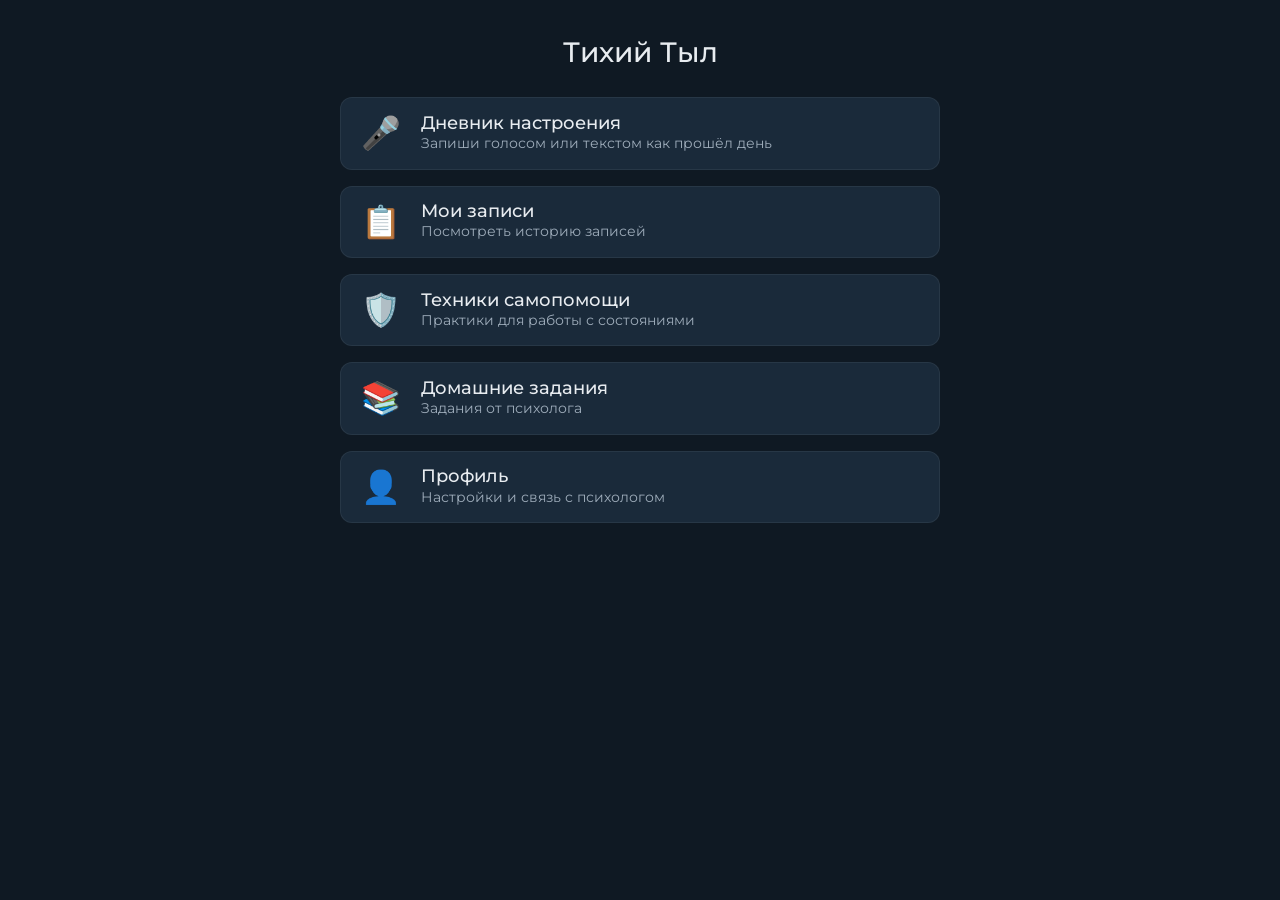
<file: frontend/client/index.html>
<!DOCTYPE html>
<html lang="ru">
<head>
    <meta charset="UTF-8">
    <meta name="viewport" content="width=device-width, initial-scale=1.0">
    <title>Тихий Тыл — Приложение</title>
    <link rel="preconnect" href="https://fonts.googleapis.com">
    <link rel="preconnect" href="https://fonts.gstatic.com" crossorigin>
    <link href="https://fonts.googleapis.com/css2?family=Montserrat:wght@300;400;500;600&display=swap" rel="stylesheet">
    <link rel="stylesheet" href="assets/css/style.css">
    <style>
        .app-nav {
            display: flex;
            flex-direction: column;
            gap: 16px;
            margin-top: 16px;
        }

        .app-nav-card {
            display: flex;
            align-items: center;
            gap: 16px;
            padding: 16px;
            background: var(--bg-card);
            border: 1px solid var(--border);
            border-radius: var(--radius);
            text-decoration: none;
            color: var(--text-primary);
            transition: border-color 0.2s;
        }

        .app-nav-card:hover {
            border-color: var(--accent);
        }

        .app-nav-icon {
            font-size: 32px;
            min-width: 48px;
            text-align: center;
        }

        .app-nav-text h2 {
            font-size: 18px;
            font-weight: 500;
            line-height: 0.9;
            margin-bottom: 4px;
        }

        .app-nav-text p {
            font-size: 14px;
            line-height: 1.2;
            color: var(--text-secondary);
        }

        .app-nav-card.disabled {
            opacity: 0.4;
            pointer-events: none;
        }

        .app-nav-card.disabled .badge {
            display: inline-block;
            padding: 2px 8px;
            background: var(--accent-subtle);
            color: var(--accent);
            border-radius: 100px;
            font-size: 11px;
            margin-left: 8px;
        }
    </style>
</head>
<body>

    <div class="container">
        <h1>Тихий Тыл</h1>

        <nav class="app-nav">
            <a href="diary.html" class="app-nav-card">
                <span class="app-nav-icon">🎤</span>
                <div class="app-nav-text">
                    <h2>Дневник настроения</h2>
                    <p>Запиши голосом или текстом как прошёл день</p>
                </div>
            </a>

            <a href="entries.html" class="app-nav-card">
                <span class="app-nav-icon">📋</span>
                <div class="app-nav-text">
                    <h2>Мои записи</h2>
                    <p>Посмотреть историю записей</p>
                </div>
            </a>

            <a href="techniques.html" class="app-nav-card">
                <span class="app-nav-icon">🛡️</span>
                <div class="app-nav-text">
                    <h2>Техники самопомощи</h2>
                    <p>Практики для работы с состояниями</p>
                </div>
            </a>

            <a href="homework.html" class="app-nav-card">
                <span class="app-nav-icon">📚</span>
                <div class="app-nav-text">
                    <h2>Домашние задания</h2>
                    <p id="homeworkBadge">Загрузка...</p>
                </div>
            </a>

            <a href="profile.html" class="app-nav-card">
                <span class="app-nav-icon">👤</span>
                <div class="app-nav-text">
                    <h2>Профиль</h2>
                    <p>Настройки и связь с психологом</p>
                </div>
            </a>
        </nav>
    </div>

    <script>
    // Показать количество pending домашек
    async function loadHomeworkBadge() {
        try {
            const response = await fetch('http://localhost:5002/api/homework/list/1?status=pending');
            const data = await response.json();
            const count = data.homework.length;

            const badge = document.getElementById('homeworkBadge');
            if (count > 0) {
                badge.textContent = count + ' ' + (count === 1 ? 'задание' : 'заданий');
                badge.style.color = 'var(--accent)';
                badge.style.fontWeight = '600';
            } else {
                badge.textContent = 'Нет новых заданий';
            }
        } catch (err) {
            document.getElementById('homeworkBadge').textContent = 'Задания от психолога';
        }
    }

    loadHomeworkBadge();
    </script>
</body>
</html>
</file>
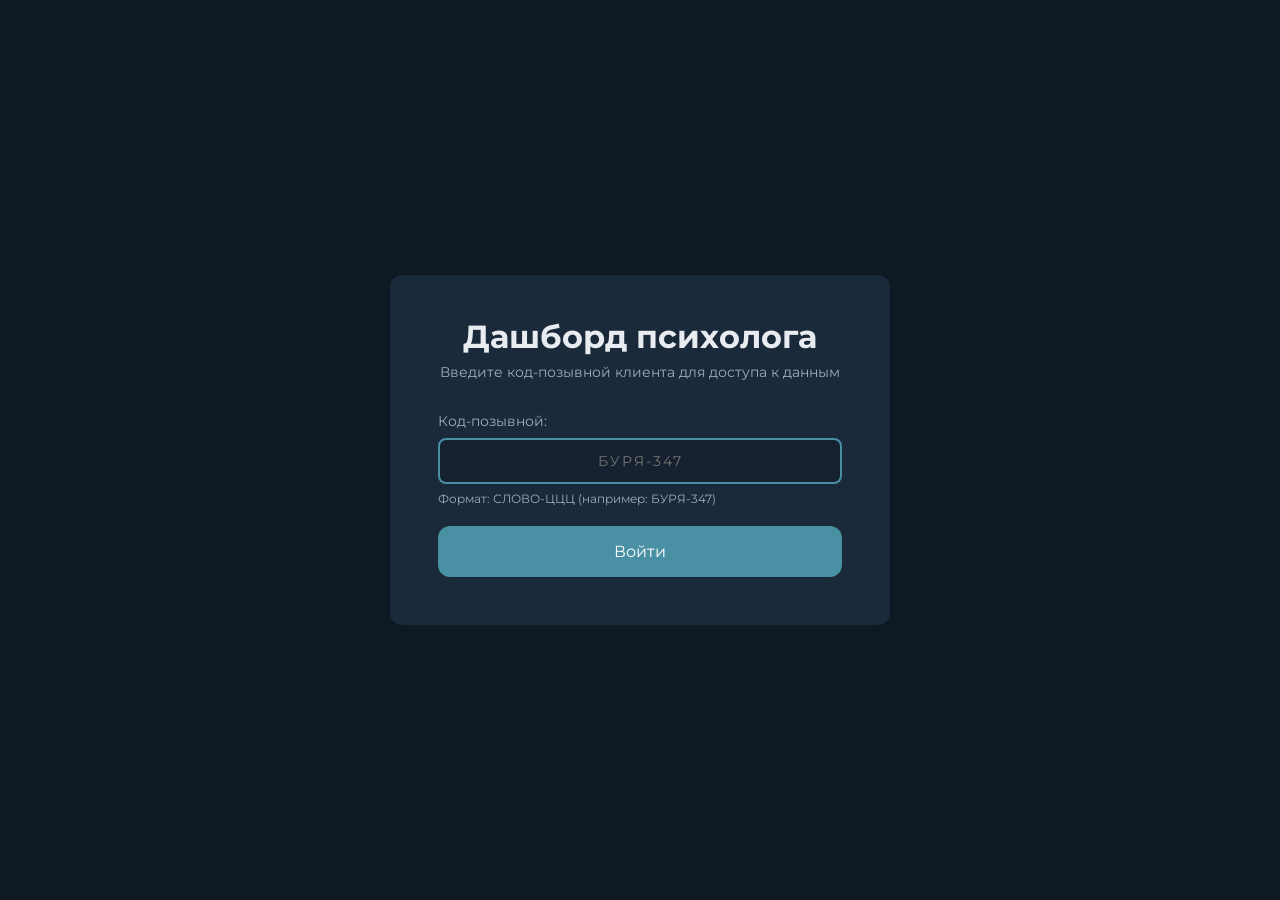
<file: frontend/psychologist/index.html>
<!DOCTYPE html>
<html lang="ru">
<head>
    <meta charset="UTF-8">
    <meta name="viewport" content="width=device-width, initial-scale=1.0">
    <title>Вход для психолога — Тихий Тыл</title>
    <link rel="preconnect" href="https://fonts.googleapis.com">
    <link href="https://fonts.googleapis.com/css2?family=Montserrat:wght@400;500;600;700&display=swap" rel="stylesheet">
    <link rel="stylesheet" href="assets/css/style.css">
</head>
<body>

    <div class="login-container">
        <div class="login-card">
            <h1>Дашборд психолога</h1>
            <p class="subtitle">Введите код-позывной клиента для доступа к данным</p>

            <form id="loginForm">
                <div class="form-group">
                    <label for="accessCode">Код-позывной:</label>
                    <input
                        type="text"
                        id="accessCode"
                        placeholder="БУРЯ-347"
                        autocomplete="off"
                        required
                    >
                    <p class="hint">Формат: СЛОВО-ЦЦЦ (например: БУРЯ-347)</p>
                </div>

                <button type="submit" class="btn-primary">
                    Войти
                </button>

                <div id="errorMessage" class="error-message hidden"></div>
            </form>
        </div>
    </div>

    <script src="assets/js/login.js"></script>
</body>
</html>
</file>
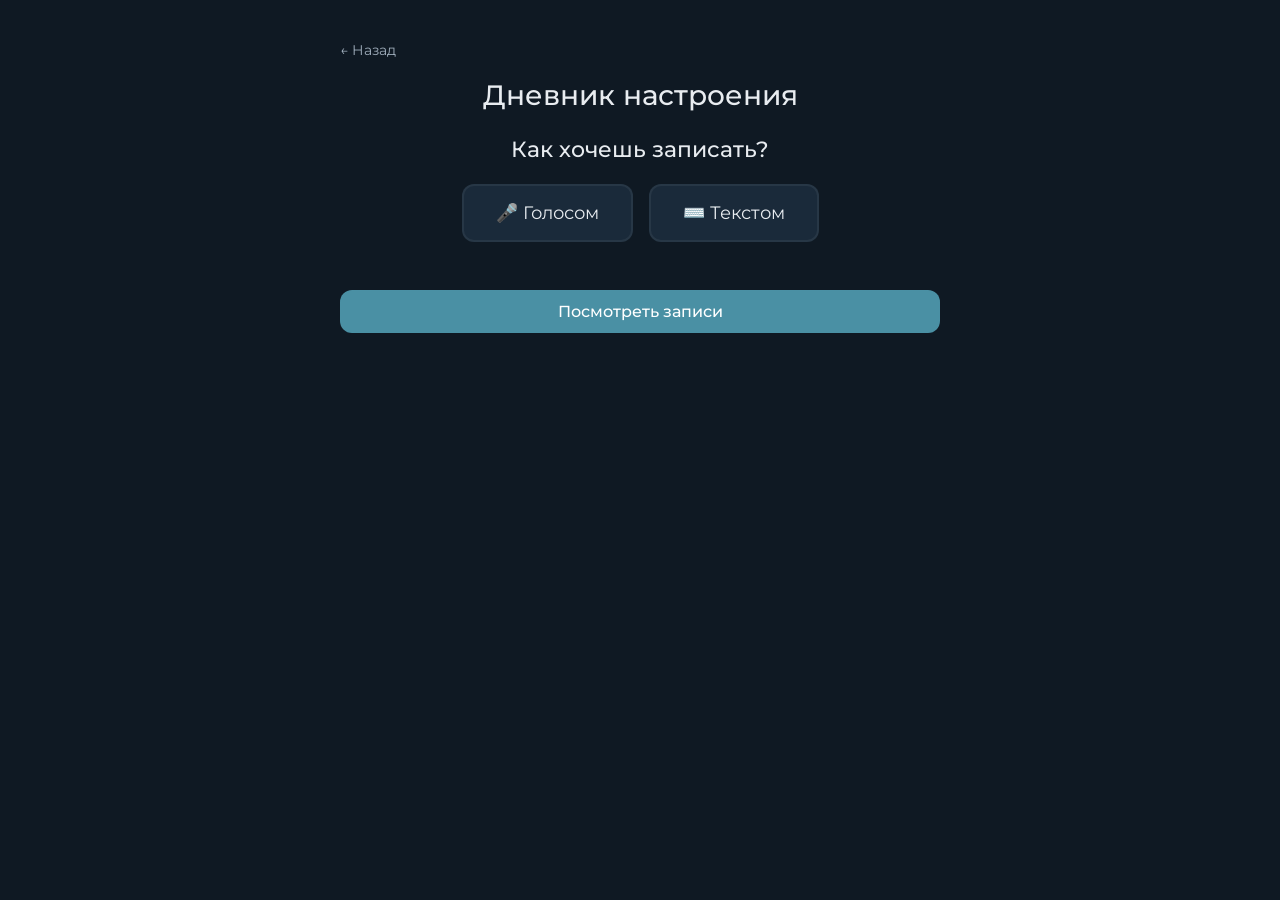
<file: frontend/client/diary.html>
<!DOCTYPE html>
<html lang="ru">
<head>
    <meta charset="UTF-8">
    <meta name="viewport" content="width=device-width, initial-scale=1.0">
    <title>Дневник — Тихий Тыл</title>
    <link rel="preconnect" href="https://fonts.googleapis.com">
    <link rel="preconnect" href="https://fonts.gstatic.com" crossorigin>
    <link href="https://fonts.googleapis.com/css2?family=Montserrat:wght@300;400;500;600&display=swap" rel="stylesheet">
    <link rel="stylesheet" href="assets/css/style.css">
</head>
<body>

    <div class="container">
        <a href="index.html" class="back-link">&larr; Назад</a>
        <h1>Дневник настроения</h1>

        <!-- Выбор режима -->
        <div id="modeSelection" class="mode-selection">
            <h2>Как хочешь записать?</h2>
            <div class="mode-buttons">
                <button onclick="selectMode('voice')" class="mode-btn">
                    🎤 Голосом
                </button>
                <button onclick="selectMode('text')" class="mode-btn">
                    ⌨️ Текстом
                </button>
            </div>
        </div>

        <!-- Голосовой режим -->
        <div id="voiceMode" class="hidden">
            <h2>🎤 Голосовая запись</h2>
            <button id="recordBtn" class="record-btn">Нажми и говори</button>
            <div id="recordingStatus" class="hidden">
                <p>Идёт запись... <span id="timer">0:00</span></p>
                <button id="stopBtn" class="stop-btn">Остановить</button>
            </div>
            <div id="transcriptionLoading" class="loading hidden">Расшифровываю запись...</div>
            <div id="transcription" class="transcription hidden">
                <p id="transcriptionText"></p>
            </div>
        </div>

        <!-- Текстовый режим -->
        <div id="textMode" class="hidden">
            <h2>⌨️ Текстовая запись</h2>
            <textarea id="textInput" placeholder="Напиши как прошёл день..."></textarea>
        </div>

        <!-- Эмодзи-шкала -->
        <div id="emojiScale" class="emoji-scale hidden">
            <h3>Как себя чувствуешь?</h3>
            <div class="emoji-buttons">
                <button class="emoji-btn" data-value="1" data-emoji="😊">
                    <span class="emoji">😊</span>
                    <span class="label">Отлично</span>
                </button>
                <button class="emoji-btn" data-value="3" data-emoji="🙂">
                    <span class="emoji">🙂</span>
                    <span class="label">Хорошо</span>
                </button>
                <button class="emoji-btn" data-value="5" data-emoji="😐">
                    <span class="emoji">😐</span>
                    <span class="label">Так себе</span>
                </button>
                <button class="emoji-btn" data-value="7" data-emoji="🙁">
                    <span class="emoji">🙁</span>
                    <span class="label">Плохо</span>
                </button>
                <button class="emoji-btn" data-value="10" data-emoji="😢">
                    <span class="emoji">😢</span>
                    <span class="label">Очень плохо</span>
                </button>
            </div>
        </div>

        <!-- Кнопка сохранения -->
        <button id="saveBtn" class="save-btn hidden">Сохранить</button>

        <!-- Предложение техники (при оценке <= 5) -->
        <div id="techniqueOffer" class="technique-offer hidden">
            <h3>Хочешь попробовать технику самопомощи?</h3>
            <p>Она может помочь улучшить состояние</p>
            <div class="offer-buttons">
                <button id="acceptTechnique" class="btn-accept">Да, попробуем</button>
                <button id="skipTechnique" class="btn-skip">Нет, спасибо</button>
            </div>
        </div>

        <!-- Сс��лка на список записей -->
        <a href="entries.html" class="view-entries">Посмотреть записи</a>
    </div>

    <script src="assets/js/app.js"></script>
</body>
</html>
</file>
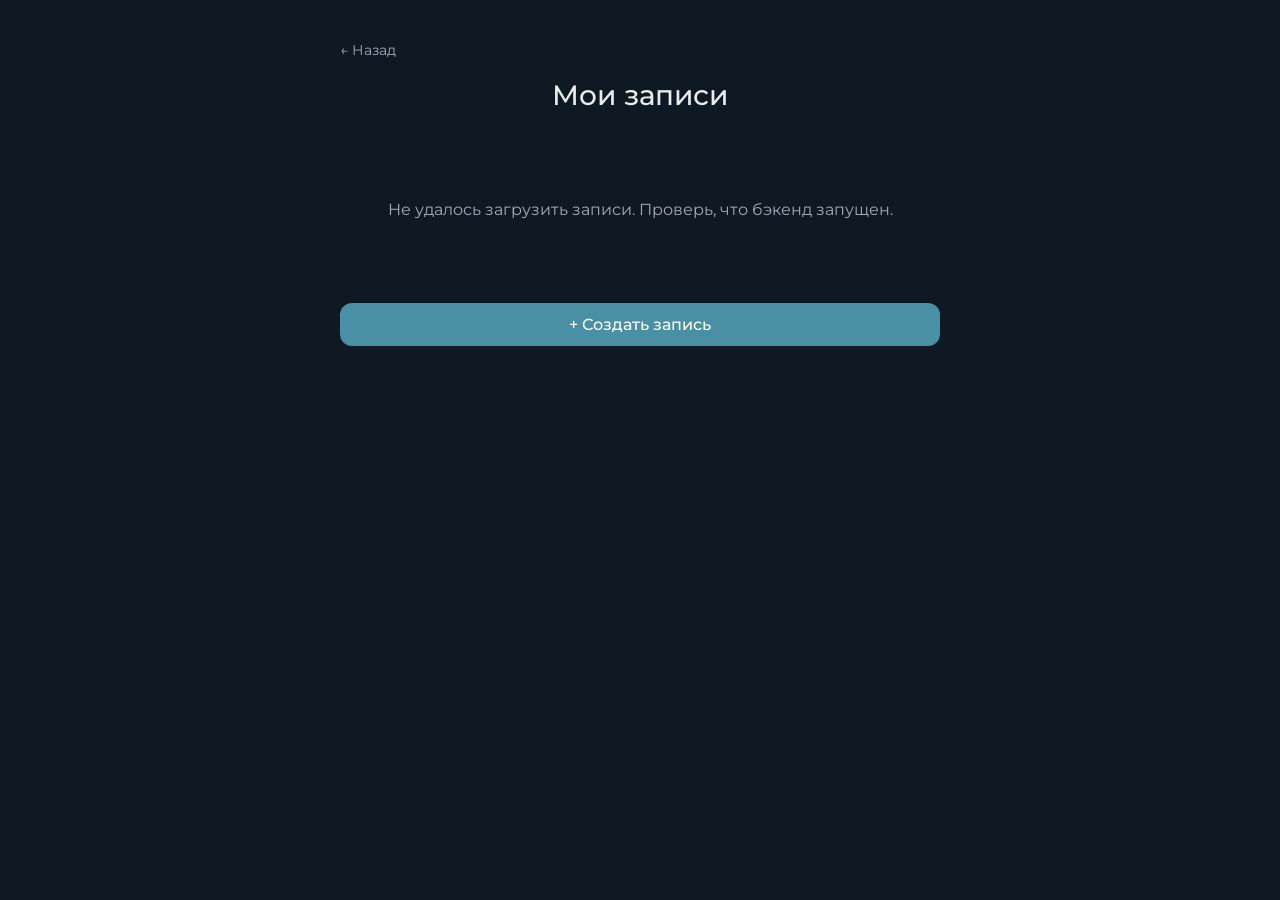
<file: frontend/client/entries.html>
<!DOCTYPE html>
<html lang="ru">
<head>
    <meta charset="UTF-8">
    <meta name="viewport" content="width=device-width, initial-scale=1.0">
    <title>Мои записи — Тихий Тыл</title>
    <link rel="preconnect" href="https://fonts.googleapis.com">
    <link rel="preconnect" href="https://fonts.gstatic.com" crossorigin>
    <link href="https://fonts.googleapis.com/css2?family=Montserrat:wght@300;400;500;600&display=swap" rel="stylesheet">
    <link rel="stylesheet" href="assets/css/style.css">
</head>
<body>

    <div class="container">
        <a href="index.html" class="back-link">&larr; Назад</a>
        <h1>Мои записи</h1>

        <div id="entriesLoading" class="loading">Загрузка...</div>
        <div id="entriesList"></div>

        <a href="diary.html" class="btn-primary">+ Создать запись</a>
    </div>

    <script>
        const API_BASE = 'http://localhost:5002';

        async function loadEntries() {
            const loading = document.getElementById('entriesLoading');
            const list = document.getElementById('entriesList');

            try {
                const response = await fetch(`${API_BASE}/api/diary/entries`);
                const data = await response.json();

                loading.classList.add('hidden');

                if (data.entries.length === 0) {
                    list.innerHTML = '<div class="empty-state"><p>Пока нет записей. Создай первую!</p></div>';
                    return;
                }

                data.entries.forEach(entry => {
                    const card = document.createElement('div');
                    card.className = 'entry-card';

                    const date = new Date(entry.created_at);
                    const dateStr = date.toLocaleString('ru-RU', {
                        day: 'numeric',
                        month: 'long',
                        hour: '2-digit',
                        minute: '2-digit'
                    });

                    const typeLabel = entry.input_type === 'voice' ? '🎤 голос' : '⌨️ текст';
                    const preview = entry.transcription.length > 120
                        ? entry.transcription.substring(0, 120) + '...'
                        : entry.transcription;

                    card.innerHTML = `
                        <div class="entry-header">
                            <span class="entry-date">${dateStr}</span>
                            <span class="entry-emoji">${entry.emoji} ${entry.pain_level}/10</span>
                        </div>
                        <div class="entry-text">${preview}</div>
                        <span class="entry-type">${typeLabel}</span>
                    `;

                    list.appendChild(card);
                });
            } catch (err) {
                loading.classList.add('hidden');
                list.innerHTML = '<div class="empty-state"><p>Не удалось загрузить записи. Проверь, что бэкенд запущен.</p></div>';
            }
        }

        loadEntries();
    </script>
</body>
</html>
</file>
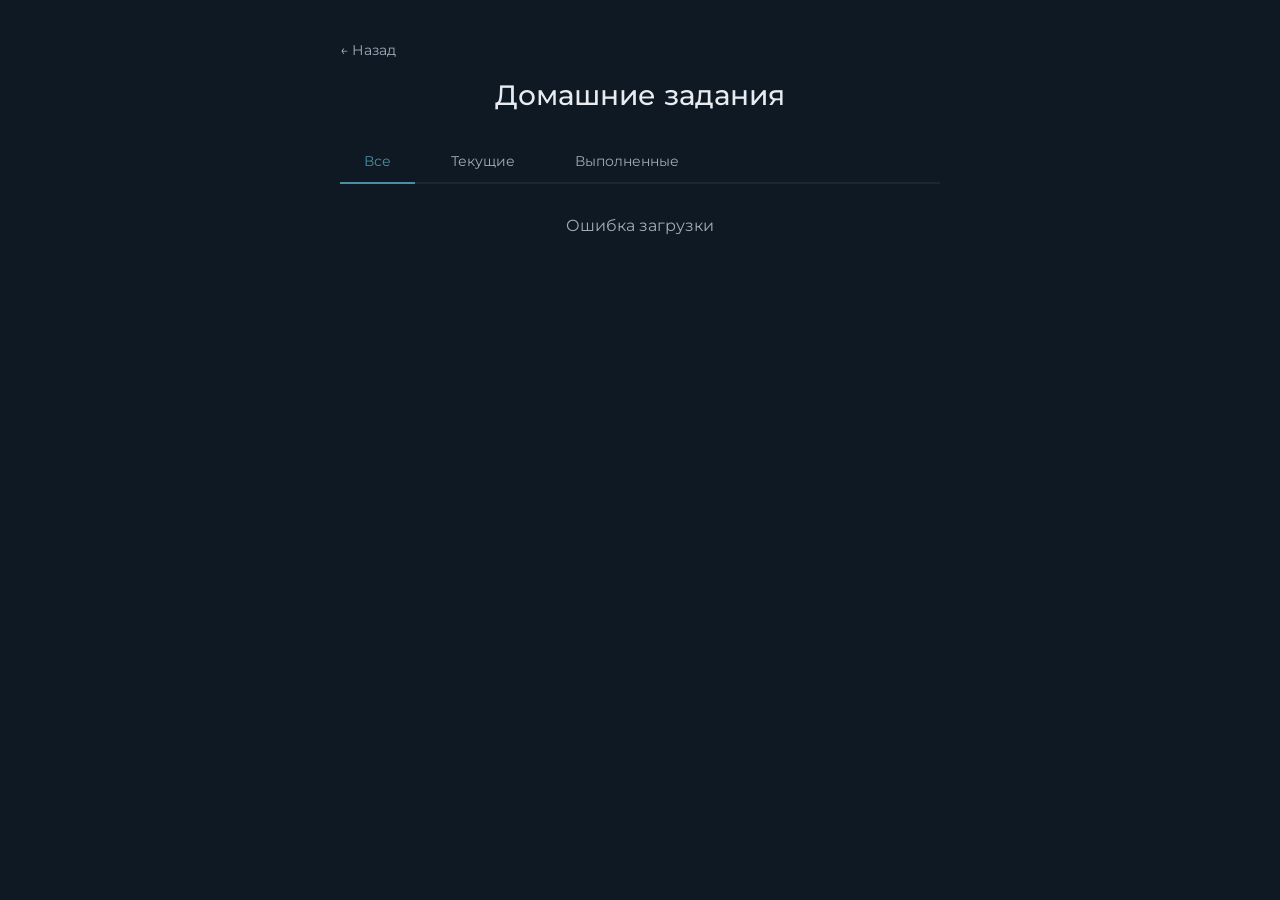
<file: frontend/client/homework.html>
<!DOCTYPE html>
<html lang="ru">
<head>
    <meta charset="UTF-8">
    <meta name="viewport" content="width=device-width, initial-scale=1.0">
    <title>Домашние задания — Тихий Тыл</title>
    <link rel="preconnect" href="https://fonts.googleapis.com">
    <link href="https://fonts.googleapis.com/css2?family=Montserrat:wght@300;400;500;600&display=swap" rel="stylesheet">
    <link rel="stylesheet" href="assets/css/style.css">
</head>
<body>

    <div class="container">
        <a href="index.html" class="back-link">← Назад</a>
        <h1>Домашние задания</h1>

        <!-- Фильтр -->
        <div class="filter-tabs">
            <button class="tab-btn active" data-status="all">Все</button>
            <button class="tab-btn" data-status="pending">Текущие</button>
            <button class="tab-btn" data-status="completed">Выполненные</button>
        </div>

        <!-- Список домашек -->
        <div id="homeworkList"></div>
    </div>

    <script src="assets/js/homework.js"></script>
</body>
</html>
</file>
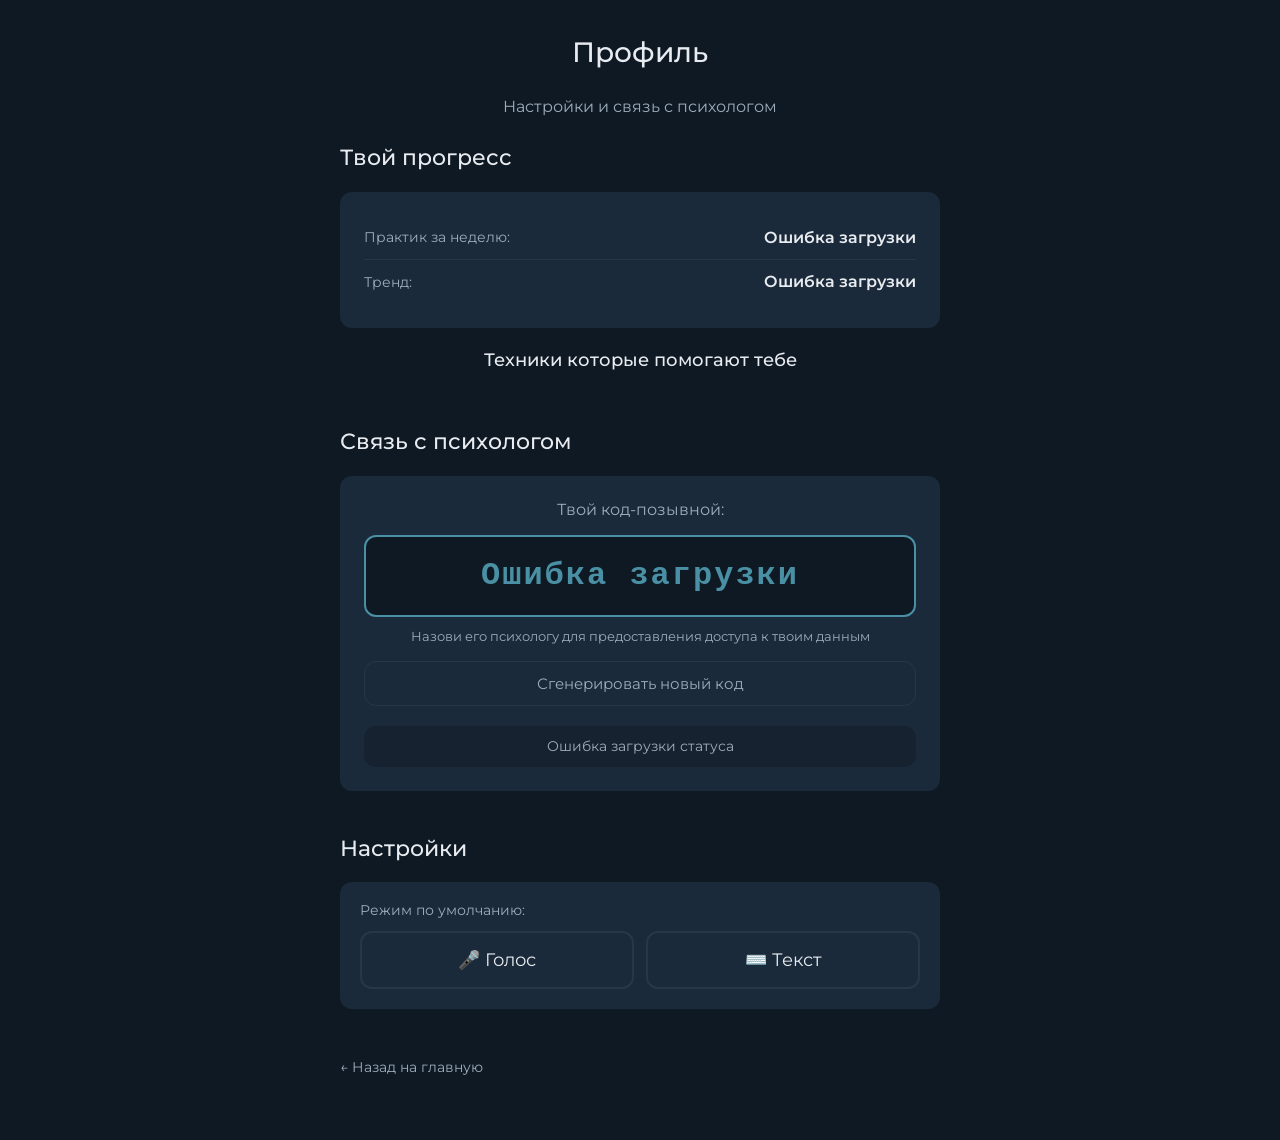
<file: frontend/client/profile.html>
<!DOCTYPE html>
<html lang="ru">
<head>
    <meta charset="UTF-8">
    <meta name="viewport" content="width=device-width, initial-scale=1.0">
    <title>Профиль — Тихий Тыл</title>
    <link rel="preconnect" href="https://fonts.googleapis.com">
    <link rel="preconnect" href="https://fonts.gstatic.com" crossorigin>
    <link href="https://fonts.googleapis.com/css2?family=Montserrat:wght@300;400;500;600&display=swap" rel="stylesheet">
    <link rel="stylesheet" href="assets/css/style.css">
</head>
<body>

    <div class="container">
        <h1>Профиль</h1>
        <p class="subtitle">Настройки и связь с психологом</p>

        <!-- Твой прогресс -->
        <section class="stats-section">
            <h2>Твой прогресс</h2>

            <div class="stat-card">
                <div class="stat-item">
                    <span class="stat-label">Практик за неделю:</span>
                    <span class="stat-value" id="daysPracticed">Загрузка...</span>
                </div>

                <div class="stat-item">
                    <span class="stat-label">Тренд:</span>
                    <span class="stat-value" id="trend">Загрузка...</span>
                </div>
            </div>

            <!-- Техники которые помогают -->
            <div class="techniques-help-section">
                <h3>Техники которые помогают тебе</h3>
                <div id="techniquesList"></div>
            </div>
        </section>

        <!-- Связь с психологом -->
        <section class="psychologist-section">
            <h2>Связь с психологом</h2>

            <div class="code-card">
                <p>Твой код-позывной:</p>
                <div class="access-code" id="accessCode">
                    ЗАГРУЗКА...
                </div>
                <p class="code-hint">Назови его психологу для предоставления доступа к твоим данным</p>

                <button id="regenerateBtn" class="btn-secondary">
                    Сгенерировать новый код
                </button>

                <div class="connection-status">
                    <span id="connectionStatus">Статус: Загрузка...</span>
                </div>
            </div>
        </section>

        <!-- Настройки -->
        <section class="settings-section">
            <h2>Настройки</h2>

            <div class="setting-item">
                <span class="setting-label">Режим по умолчанию:</span>
                <div class="mode-selector">
                    <button id="voiceModeBtn" class="mode-btn">
                        🎤 Голос
                    </button>
                    <button id="textModeBtn" class="mode-btn">
                        ⌨️ Текст
                    </button>
                </div>
            </div>
        </section>

        <a href="index.html" class="back-link">&larr; Назад на главную</a>
    </div>

    <script src="assets/js/profile.js"></script>
</body>
</html>
</file>
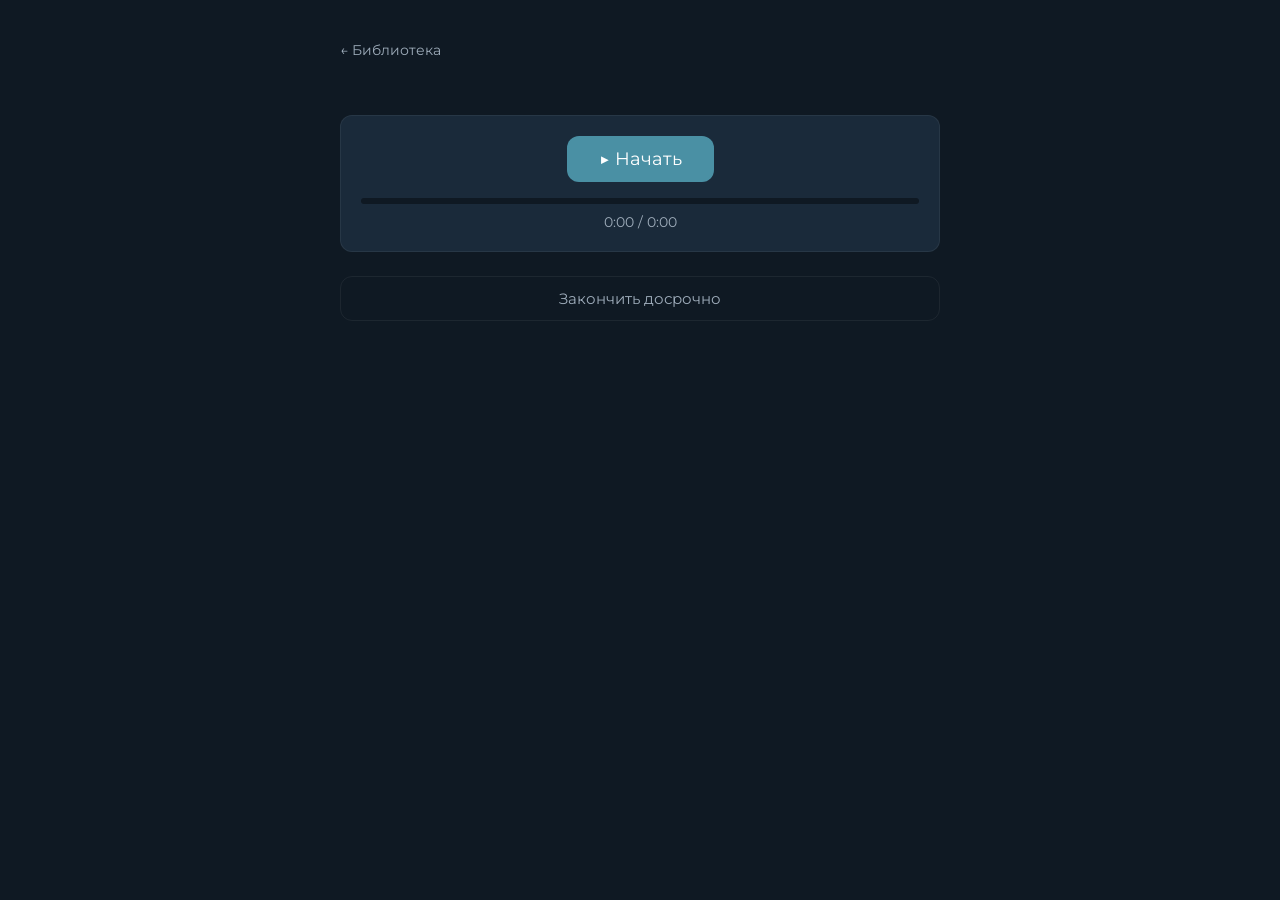
<file: frontend/client/technique-player.html>
<!DOCTYPE html>
<html lang="ru">
<head>
    <meta charset="UTF-8">
    <meta name="viewport" content="width=device-width, initial-scale=1.0">
    <title>Техника — Тихий Тыл</title>
    <link href="https://fonts.googleapis.com/css2?family=Montserrat:wght@400;500;600&display=swap" rel="stylesheet">
    <link rel="stylesheet" href="assets/css/style.css">
</head>
<body>

    <div class="container">
        <!-- Проигрыватель техники -->
        <div id="techniquePlayer">
            <a href="techniques.html" class="back-link">← Библиотека</a>
            <h1 id="techniqueName"></h1>
            <p id="techniqueDuration" class="meta" style="text-align:center"></p>

            <!-- Аудио-проигрыватель -->
            <div class="audio-player">
                <audio id="audioElement" preload="auto">
                    <source id="audioSource" type="audio/mpeg">
                </audio>

                <button id="playBtn" class="play-btn">▶ Начать</button>
                <button id="pauseBtn" class="pause-btn hidden">⏸ Пауза</button>

                <div class="progress-container">
                    <div class="progress-bar" id="progressBar"></div>
                </div>

                <div class="time-display">
                    <span id="currentTime">0:00</span> /
                    <span id="totalTime">0:00</span>
                </div>
            </div>

            <!-- Текстовые инструкции -->
            <div id="instructions" class="instructions hidden"></div>

            <!-- Кнопка досрочного завершения -->
            <button id="finishBtn" class="btn-secondary">Закончить досрочно</button>
        </div>

        <!-- Оценка после техники -->
        <div id="afterTechnique" class="hidden">
            <h2 style="text-align:center">Как себя чувствуешь сейчас?</h2>

            <div class="emoji-scale">
                <div class="emoji-buttons">
                    <button class="emoji-btn after-emoji" data-value="1" data-emoji="😊">
                        <span class="emoji">😊</span>
                        <span class="label">Отлично</span>
                    </button>
                    <button class="emoji-btn after-emoji" data-value="3" data-emoji="🙂">
                        <span class="emoji">🙂</span>
                        <span class="label">Хорошо</span>
                    </button>
                    <button class="emoji-btn after-emoji" data-value="5" data-emoji="😐">
                        <span class="emoji">😐</span>
                        <span class="label">Так себе</span>
                    </button>
                    <button class="emoji-btn after-emoji" data-value="7" data-emoji="🙁">
                        <span class="emoji">🙁</span>
                        <span class="label">Плохо</span>
                    </button>
                    <button class="emoji-btn after-emoji" data-value="10" data-emoji="😢">
                        <span class="emoji">😢</span>
                        <span class="label">Очень плохо</span>
                    </button>
                </div>
            </div>

            <button id="submitAfterBtn" class="btn-primary hidden">Продолжить</button>
        </div>

        <!-- Результат -->
        <div id="resultScreen" class="hidden">
            <div class="technique-result">
                <p id="resultMessage" class="result-message"></p>
            </div>
            <div id="resultActions"></div>
        </div>
    </div>

    <script src="assets/js/technique-player.js"></script>
</body>
</html>
</file>
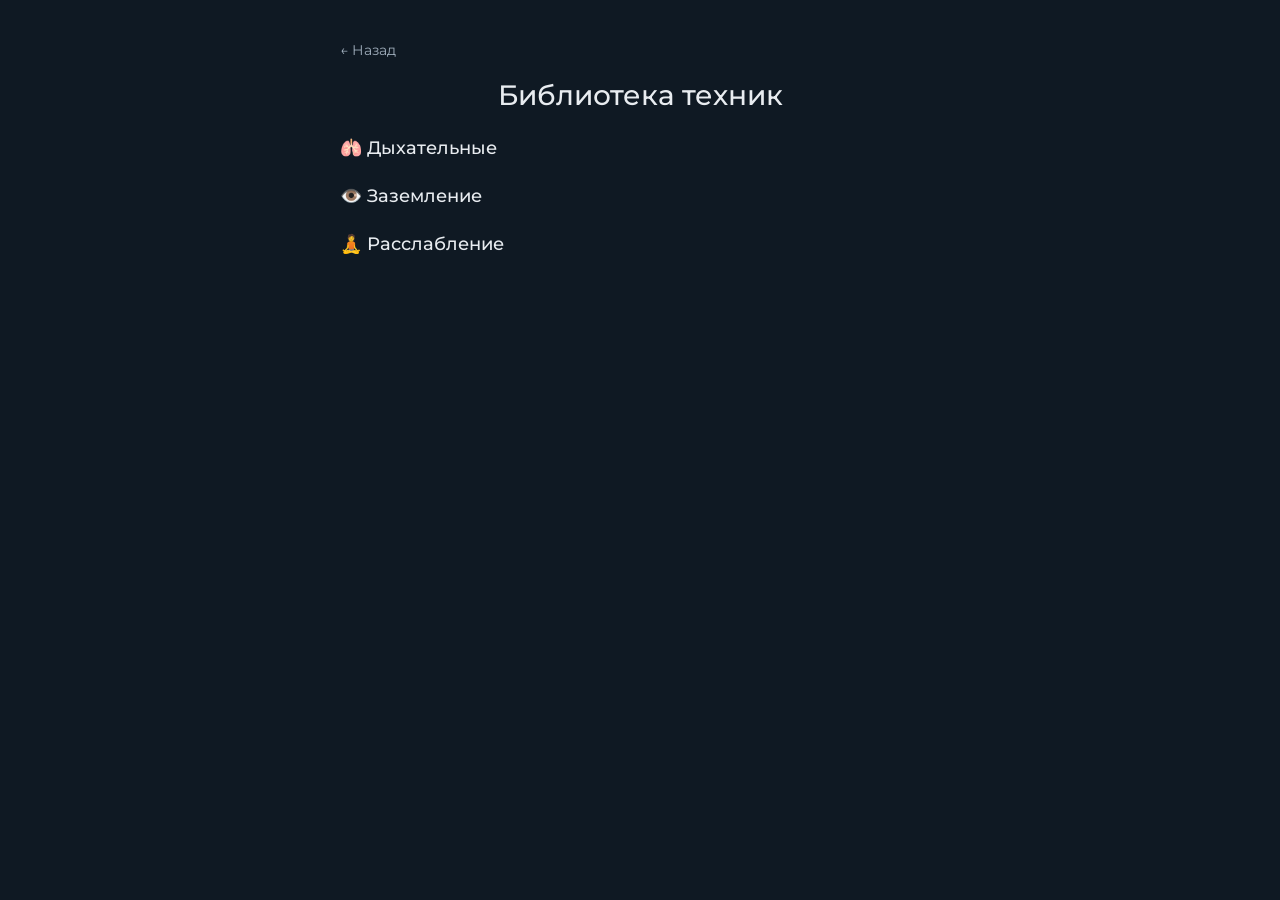
<file: frontend/client/techniques.html>
<!DOCTYPE html>
<html lang="ru">
<head>
    <meta charset="UTF-8">
    <meta name="viewport" content="width=device-width, initial-scale=1.0">
    <title>Техники — Тихий Тыл</title>
    <link href="https://fonts.googleapis.com/css2?family=Montserrat:wght@400;500;600&display=swap" rel="stylesheet">
    <link rel="stylesheet" href="assets/css/style.css">
</head>
<body>

    <div class="container">
        <a href="index.html" class="back-link">← Назад</a>
        <h1>Библиотека техник</h1>

        <section class="category">
            <h2>🫁 Дыхательные</h2>
            <div id="breathingTechniques"></div>
        </section>

        <section class="category">
            <h2>👁️ Заземление</h2>
            <div id="groundingTechniques"></div>
        </section>

        <section class="category">
            <h2>🧘 Расслабление</h2>
            <div id="relaxationTechniques"></div>
        </section>
    </div>

    <script src="assets/js/techniques.js"></script>
</body>
</html>
</file>
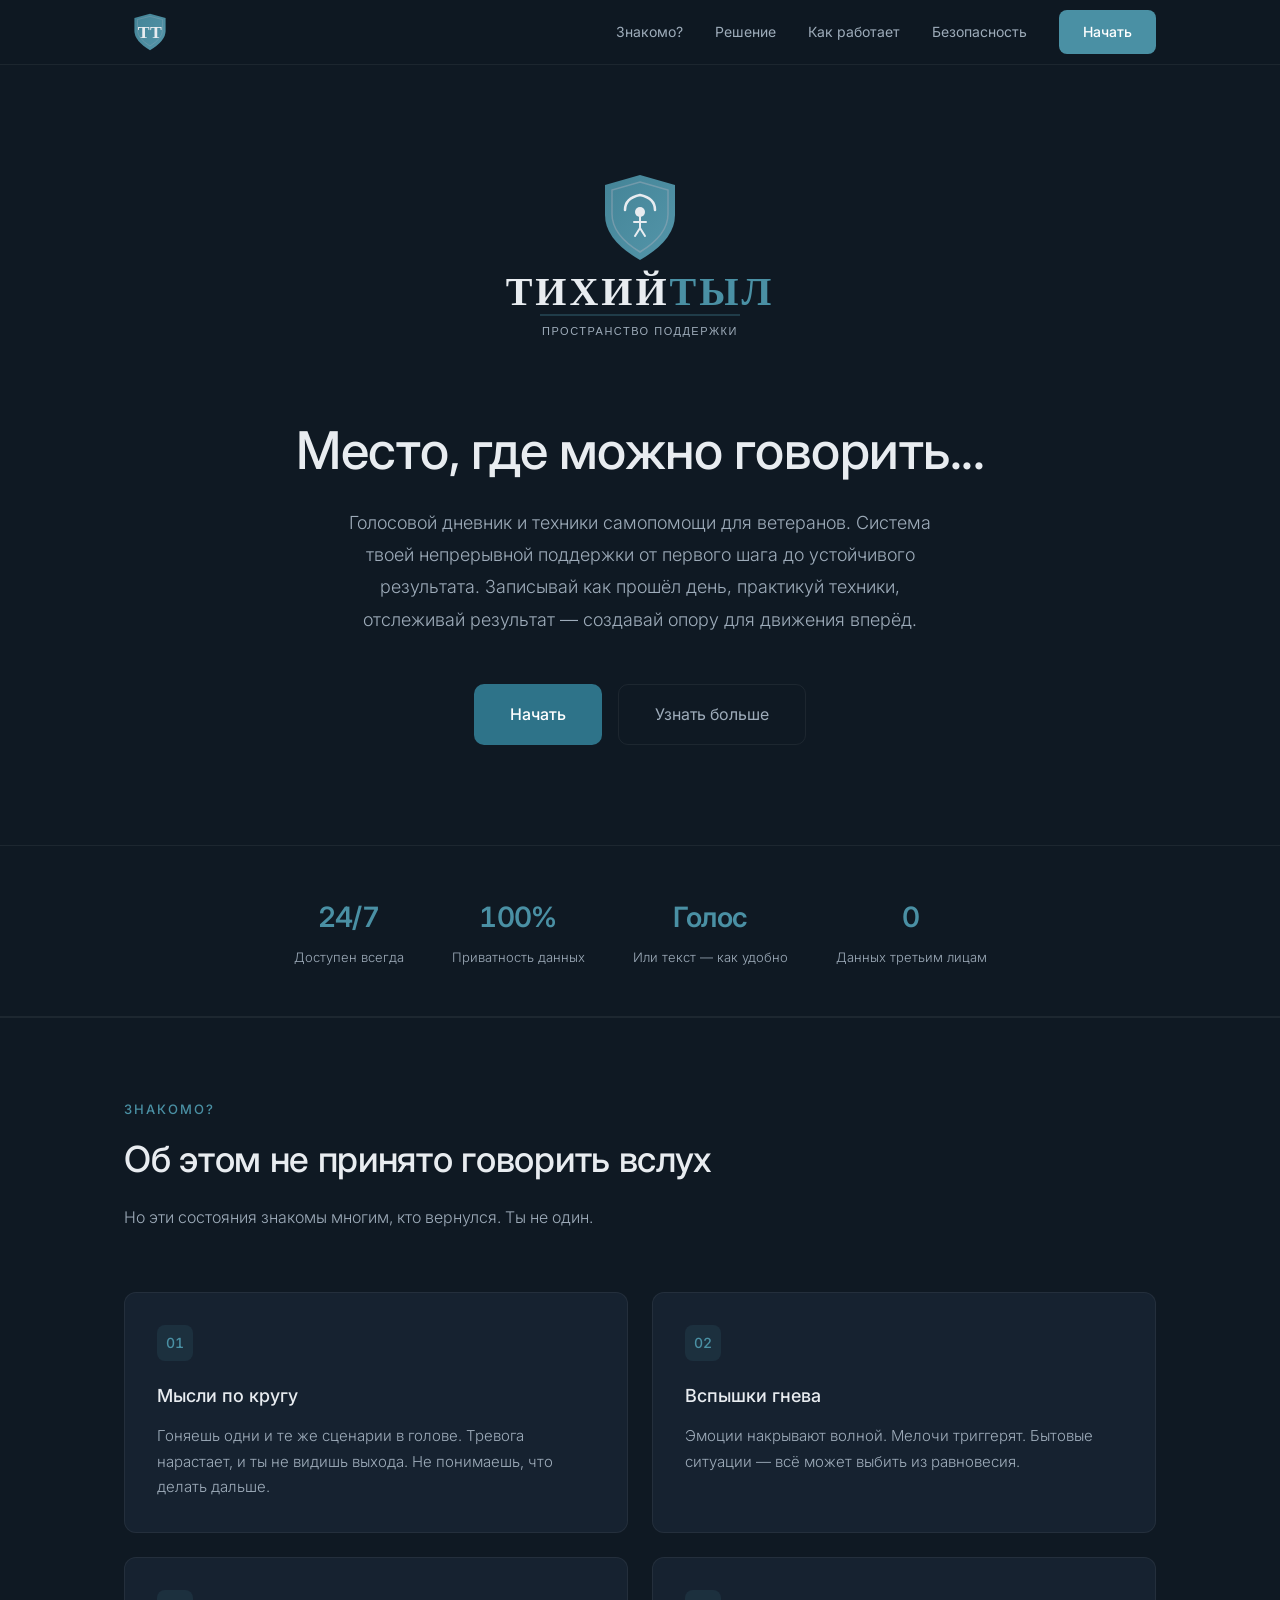
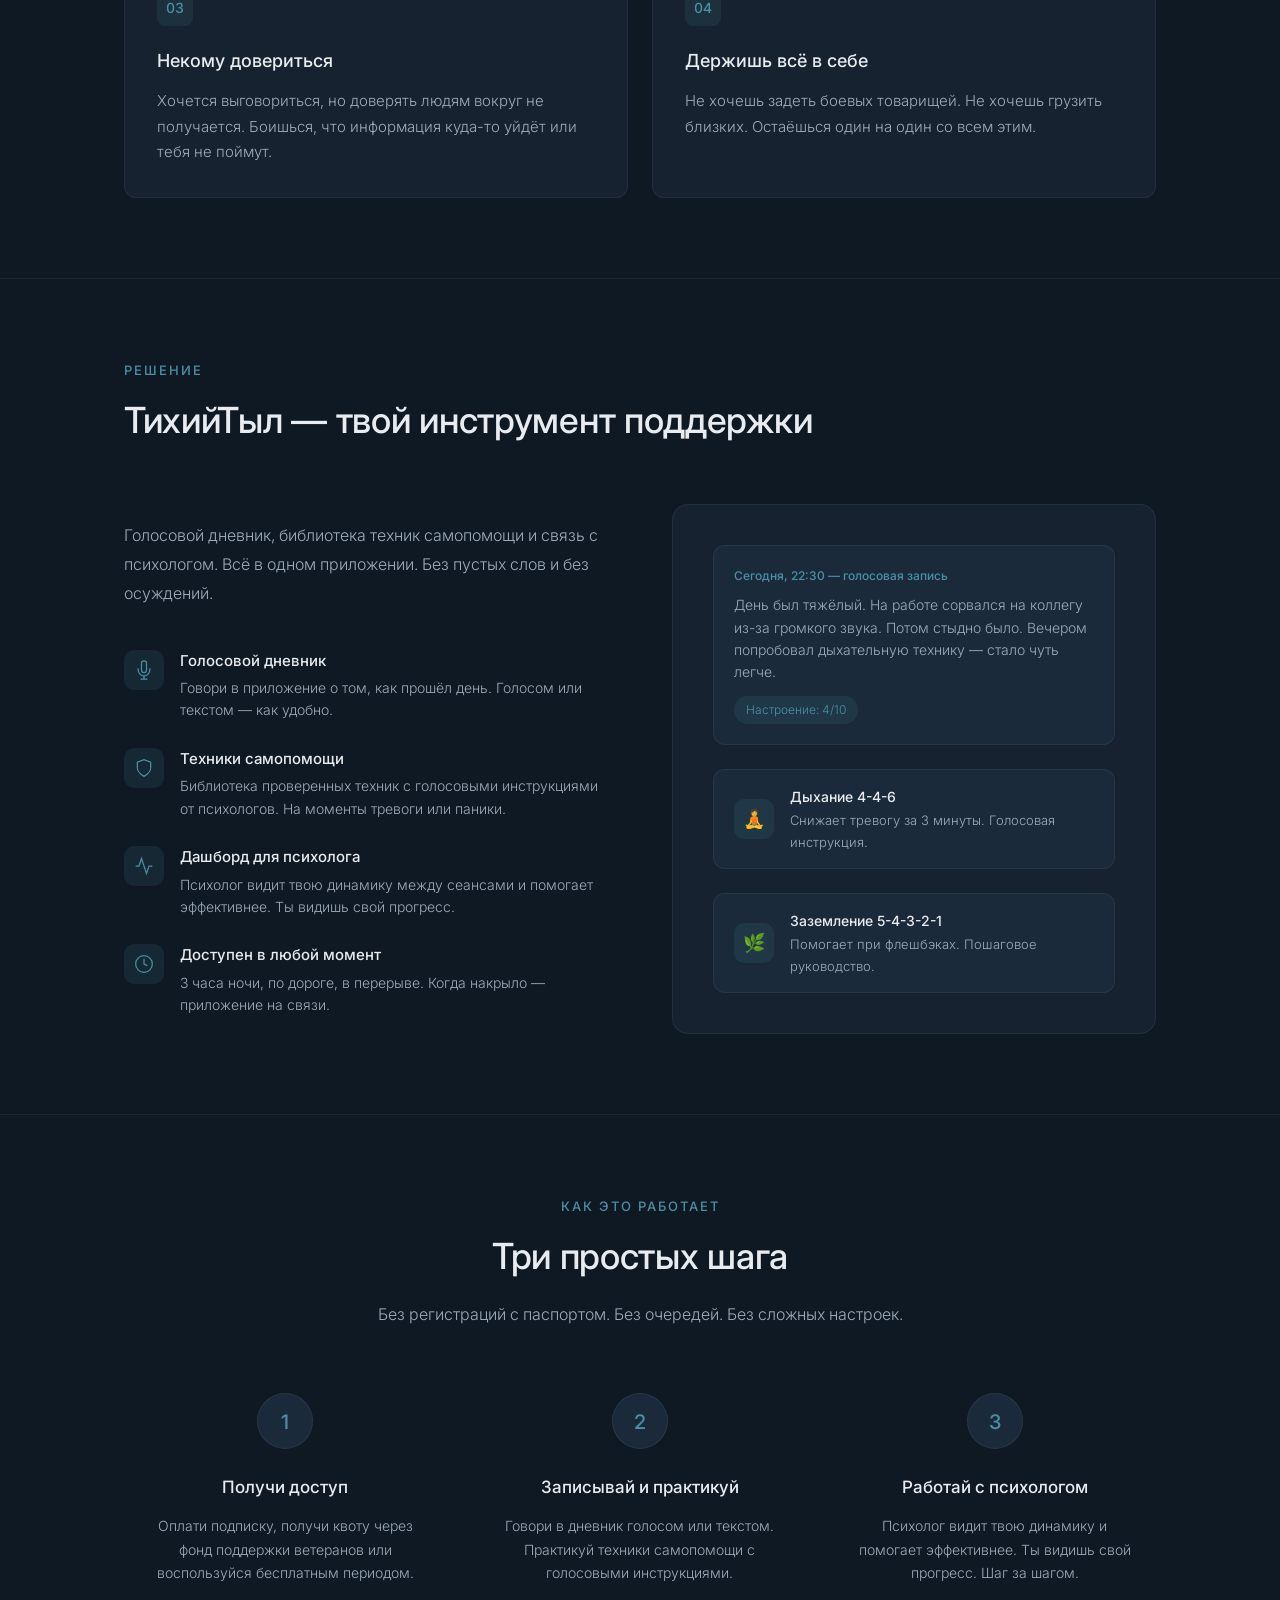
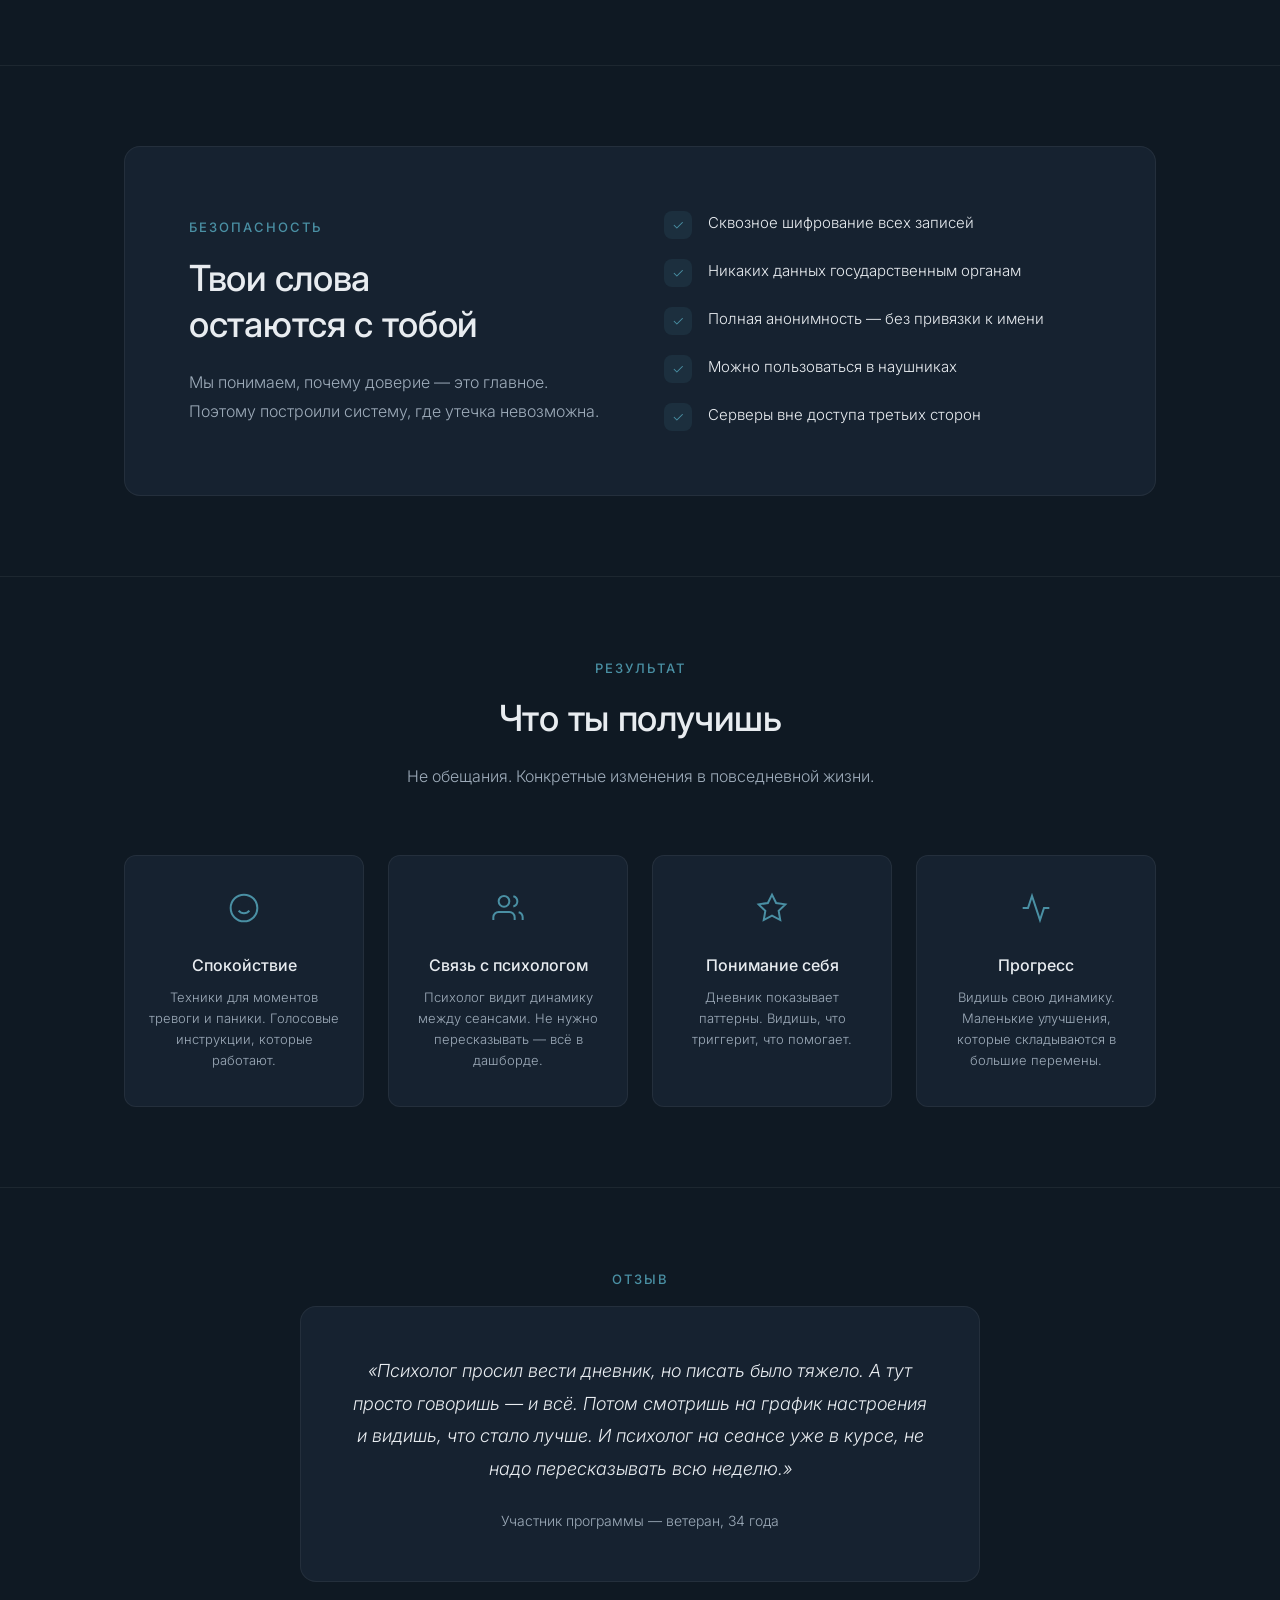
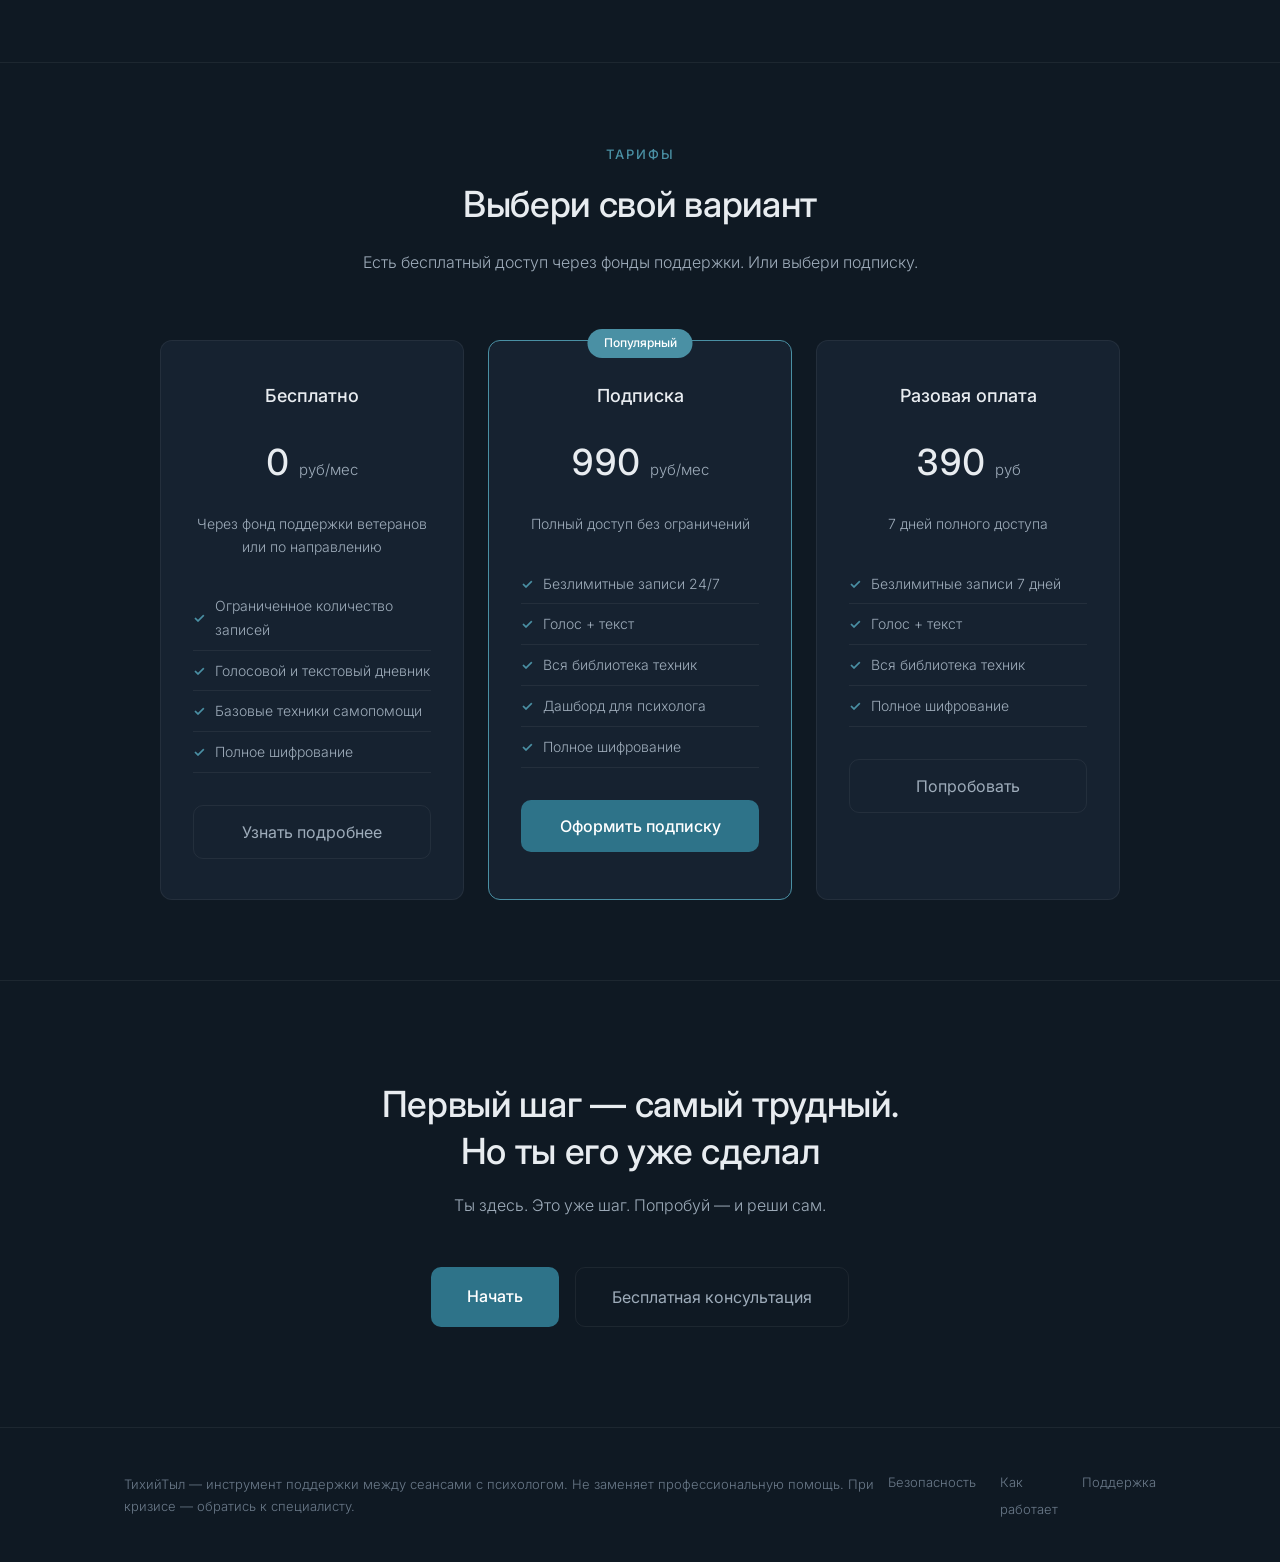
<file: landing/drafts/index1.html>
<!DOCTYPE html>
<html lang="ru" style="color-scheme: dark;">
<head>
    <meta charset="UTF-8">
    <meta name="viewport" content="width=device-width, initial-scale=1.0">
    <meta name="description" content="ТихийТыл — голосовой дневник настроения и техники самопомощи для ветеранов. Работай с психологом эффективнее. Анонимно. 24/7.">
    <title>ТихийТыл — Голосовой дневник и техники самопомощи для ветеранов</title>
    <link rel="canonical" href="https://xn--h1aadi5ads5c.xn--p1ai/">
    <meta name="theme-color" content="#0F1923">
    <link rel="icon" href="/favicon.svg" type="image/svg+xml">
    <meta property="og:type" content="website">
    <meta property="og:title" content="ТихийТыл — Голосовой дневник для ветеранов">
    <meta property="og:description" content="Голосовой дневник настроения + техники самопомощи для ветеранов с ПТСР. Работай с психологом эффективнее. Анонимно. 24/7.">
    <meta property="og:url" content="https://xn--h1aadi5ads5c.xn--p1ai/">
    <meta property="og:image" content="https://xn--h1aadi5ads5c.xn--p1ai/og-image.jpg">
    <meta name="twitter:card" content="summary_large_image">
    <meta name="twitter:title" content="ТихийТыл — Голосовой дневник для ветеранов">
    <meta name="twitter:description" content="Голосовой дневник настроения + техники самопомощи для ветеранов с ПТСР. Работай с психологом эффективнее. Анонимно. 24/7.">
    <meta name="twitter:image" content="https://xn--h1aadi5ads5c.xn--p1ai/og-image.jpg">
    <script type="application/ld+json">
    [
      {
        "@context": "https://schema.org",
        "@type": "Organization",
        "name": "ТихийТыл",
        "url": "https://xn--h1aadi5ads5c.xn--p1ai",
        "description": "Голосовой дневник настроения и техники самопомощи для ветеранов. Инструмент поддержки между сеансами с психологом.",
        "contactPoint": {
          "@type": "ContactPoint",
          "contactType": "customer support",
          "email": "support@тихийтыл.рф",
          "availableLanguage": "Russian"
        }
      },
      {
        "@context": "https://schema.org",
        "@type": "WebApplication",
        "name": "ТихийТыл",
        "url": "https://xn--h1aadi5ads5c.xn--p1ai/app",
        "applicationCategory": "HealthApplication",
        "operatingSystem": "Web",
        "description": "Голосовой дневник настроения и техники самопомощи для ветеранов",
        "offers": [
          {
            "@type": "Offer",
            "price": "0",
            "priceCurrency": "RUB",
            "description": "Бесплатный доступ через фонд поддержки"
          },
          {
            "@type": "Offer",
            "price": "990",
            "priceCurrency": "RUB",
            "description": "Подписка — полный доступ без ограничений"
          },
          {
            "@type": "Offer",
            "price": "390",
            "priceCurrency": "RUB",
            "description": "Разовая оплата — 7 дней полного доступа"
          }
        ]
      },
      {
        "@context": "https://schema.org",
        "@type": "FAQPage",
        "mainEntity": [
          {
            "@type": "Question",
            "name": "Как работает ТихийТыл?",
            "acceptedAnswer": {
              "@type": "Answer",
              "text": "Записывай голосом или текстом как прошёл день. Практикуй проверенные техники самопомощи с голосовыми инструкциями. Психолог видит твою динамику между сеансами и помогает эффективнее."
            }
          },
          {
            "@type": "Question",
            "name": "Безопасны ли мои данные в ТихийТыл?",
            "acceptedAnswer": {
              "@type": "Answer",
              "text": "Да. Все записи защищены сквозным шифрованием. Полная анонимность без привязки к имени. Никаких данных государственным органам. Серверы вне доступа третьих сторон."
            }
          },
          {
            "@type": "Question",
            "name": "Сколько стоит ТихийТыл?",
            "acceptedAnswer": {
              "@type": "Answer",
              "text": "Есть бесплатный доступ через фонды поддержки ветеранов. Подписка с полным доступом — 990 руб/мес. Разовый доступ на 7 дней — 390 руб."
            }
          }
        ]
      }
    ]
    </script>
    <link rel="preconnect" href="https://fonts.googleapis.com">
    <link rel="preconnect" href="https://fonts.gstatic.com" crossorigin>
    <link href="https://fonts.googleapis.com/css2?family=Inter:wght@300;400;500;600&display=swap" rel="stylesheet">
    <style>
        *, *::before, *::after {
            margin: 0;
            padding: 0;
            box-sizing: border-box;
        }

        :root {
            --bg-primary: #0F1923;
            --bg-secondary: #162230;
            --bg-card: #1A2A3A;
            --text-primary: #E8ECF0;
            --text-secondary: #9EACBA;
            --accent: #4A90A4;
            --accent-hover: #5BA3B8;
            --accent-subtle: rgba(74, 144, 164, 0.12);
            --border: rgba(255, 255, 255, 0.06);
            --radius: 12px;
            --color-error: #c44;
        }

        html {
            scroll-behavior: smooth;
        }

        body {
            font-family: 'Inter', -apple-system, BlinkMacSystemFont, sans-serif;
            background-color: var(--bg-primary);
            color: var(--text-primary);
            line-height: 1.7;
            font-weight: 300;
            -webkit-font-smoothing: antialiased;
        }

        .hidden { display: none; }

        .container {
            max-width: 1080px;
            margin: 0 auto;
            padding: 0 24px;
        }

        /* SKIP LINK */
        .skip-link {
            position: absolute;
            top: -100%;
            left: 16px;
            padding: 12px 24px;
            background: var(--accent);
            color: #fff;
            border-radius: 8px;
            font-size: 14px;
            text-decoration: none;
            z-index: 200;
        }

        .skip-link:focus {
            top: 12px;
        }

        /* FOCUS STYLES */
        a:focus-visible,
        button:focus-visible {
            outline: 2px solid var(--accent);
            outline-offset: 3px;
        }

        /* NAV */
        header {
            position: fixed;
            top: 0;
            left: 0;
            right: 0;
            z-index: 100;
            background: rgba(15, 25, 35, 0.85);
            backdrop-filter: blur(20px);
            border-bottom: 1px solid var(--border);
        }

        .nav {
            display: flex;
            justify-content: space-between;
            align-items: center;
            height: 64px;
        }

        .logo {
            text-decoration: none;
            display: flex;
            align-items: center;
        }

        .logo-icon {
            height: 52px;
            width: auto;
        }

        .nav-links {
            display: flex;
            gap: 32px;
            list-style: none;
            align-items: center;
        }

        .nav-links a {
            font-size: 14px;
            font-weight: 400;
            color: var(--text-secondary);
            text-decoration: none;
            transition: color 0.2s;
        }

        .nav-links a:hover {
            color: var(--text-primary);
        }

        .nav-links .nav-cta {
            display: inline-block;
            padding: 10px 24px;
            background: var(--accent);
            color: #fff;
            border-radius: 8px;
            font-size: 14px;
            font-weight: 500;
            transition: background 0.2s;
        }

        .nav-links .nav-cta:hover {
            background: var(--accent-hover);
            color: #fff;
        }

        .mobile-menu-btn {
            display: none;
            background: none;
            border: none;
            cursor: pointer;
            padding: 8px;
        }

        .mobile-menu-btn span {
            display: block;
            width: 20px;
            height: 2px;
            background: var(--text-primary);
            margin: 4px 0;
            border-radius: 1px;
        }

        /* HERO */
        .hero {
            padding: 160px 0 100px;
            text-align: center;
        }

        .hero-badge {
            display: inline-block;
            padding: 6px 16px;
            background: var(--accent-subtle);
            color: var(--accent);
            border-radius: 100px;
            font-size: 13px;
            font-weight: 400;
            letter-spacing: 0.3px;
            margin-bottom: 32px;
        }

        .hero-logo-vertical {
            width: clamp(280px, 35vw, 400px);
            height: auto;
            margin-bottom: 32px;
        }

        .hero h1 {
            font-size: clamp(32px, 5vw, 52px);
            font-weight: 500;
            line-height: 1.2;
            margin-bottom: 24px;
            letter-spacing: -0.5px;
        }

        .hero p {
            font-size: 18px;
            color: var(--text-secondary);
            max-width: 620px;
            margin: 0 auto 48px;
            line-height: 1.8;
        }

        .cta-group {
            display: flex;
            gap: 16px;
            justify-content: center;
            flex-wrap: wrap;
        }

        .btn-primary {
            display: inline-flex;
            align-items: center;
            gap: 8px;
            padding: 16px 36px;
            background: #2E7389;
            color: #fff;
            text-decoration: none;
            border-radius: 10px;
            font-family: inherit;
            font-size: 16px;
            font-weight: 500;
            transition: background 0.2s, transform 0.2s;
            border: none;
            cursor: pointer;
        }

        .btn-primary:hover {
            background: var(--accent);
            transform: translateY(-1px);
        }

        .btn-secondary {
            display: inline-flex;
            align-items: center;
            gap: 8px;
            padding: 16px 36px;
            background: transparent;
            color: var(--text-secondary);
            text-decoration: none;
            border-radius: 10px;
            font-family: inherit;
            font-size: 16px;
            font-weight: 400;
            border: 1px solid var(--border);
            transition: border-color 0.2s, color 0.2s;
            cursor: pointer;
        }

        .btn-secondary:hover {
            border-color: var(--accent);
            color: var(--text-primary);
        }

        /* TRUST BAR */
        .trust-bar {
            padding: 48px 0;
            border-top: 1px solid var(--border);
            border-bottom: 1px solid var(--border);
        }

        .trust-items {
            display: flex;
            justify-content: center;
            gap: 48px;
            flex-wrap: wrap;
        }

        .trust-item {
            text-align: center;
        }

        .trust-item .number {
            font-size: 28px;
            font-weight: 600;
            color: var(--accent);
            letter-spacing: -0.02em;
        }

        .trust-item .label {
            font-size: 13px;
            color: var(--text-secondary);
            margin-top: 4px;
        }

        /* SECTION COMMON */
        section {
            padding: 80px 0;
        }

        .section-label {
            font-size: 13px;
            color: var(--accent);
            text-transform: uppercase;
            letter-spacing: 2px;
            font-weight: 500;
            margin-bottom: 16px;
        }

        .section-title {
            font-size: clamp(26px, 3.5vw, 36px);
            font-weight: 500;
            line-height: 1.3;
            margin-bottom: 20px;
            letter-spacing: -0.3px;
        }

        .section-desc {
            font-size: 16px;
            color: var(--text-secondary);
            max-width: 560px;
            line-height: 1.8;
        }

        /* PROBLEM */
        .problem {
            border-top: 1px solid var(--border);
        }

        .problem-grid {
            display: grid;
            grid-template-columns: 1fr 1fr;
            gap: 24px;
            margin-top: 60px;
        }

        .problem-item {
            padding: 32px;
            background: var(--bg-secondary);
            border-radius: var(--radius);
            border: 1px solid var(--border);
            transition: border-color 0.2s;
        }

        .problem-item:hover {
            border-color: rgba(74, 144, 164, 0.2);
        }

        .problem-item .number {
            display: inline-block;
            width: 36px;
            height: 36px;
            line-height: 36px;
            text-align: center;
            background: var(--accent-subtle);
            color: var(--accent);
            border-radius: 8px;
            font-size: 14px;
            font-weight: 500;
            margin-bottom: 20px;
        }

        .problem-item h3 {
            font-size: 18px;
            font-weight: 500;
            margin-bottom: 12px;
        }

        .problem-item p {
            font-size: 15px;
            color: var(--text-secondary);
            line-height: 1.7;
        }

        /* SOLUTION */
        .solution {
            border-top: 1px solid var(--border);
        }

        .solution-content {
            display: grid;
            grid-template-columns: 1fr 1fr;
            gap: 64px;
            margin-top: 60px;
            align-items: center;
        }

        .solution-features {
            list-style: none;
            display: flex;
            flex-direction: column;
            gap: 24px;
        }

        .solution-features li {
            display: flex;
            gap: 16px;
            align-items: flex-start;
        }

        .feature-icon {
            width: 40px;
            height: 40px;
            min-width: 40px;
            background: var(--accent-subtle);
            border-radius: 10px;
            display: flex;
            align-items: center;
            justify-content: center;
            margin-top: 2px;
        }

        .feature-text h4 {
            font-size: 15px;
            font-weight: 500;
            margin-bottom: 4px;
        }

        .feature-text p {
            font-size: 14px;
            color: var(--text-secondary);
            line-height: 1.6;
        }

        .solution-visual {
            background: var(--bg-secondary);
            border: 1px solid var(--border);
            border-radius: 16px;
            padding: 40px;
            display: flex;
            flex-direction: column;
            gap: 24px;
        }

        .diary-entry {
            padding: 20px;
            background: var(--bg-card);
            border: 1px solid var(--border);
            border-radius: 12px;
        }

        .diary-entry .entry-date {
            font-size: 12px;
            font-weight: 500;
            color: var(--accent);
            margin-bottom: 8px;
        }

        .diary-entry .entry-text {
            font-size: 14px;
            line-height: 1.6;
            color: var(--text-secondary);
        }

        .diary-entry .entry-mood {
            display: inline-block;
            margin-top: 12px;
            padding: 4px 12px;
            background: var(--accent-subtle);
            color: var(--accent);
            border-radius: 100px;
            font-size: 12px;
        }

        .technique-card {
            padding: 16px 20px;
            background: var(--bg-card);
            border: 1px solid var(--border);
            border-radius: 12px;
            display: flex;
            align-items: center;
            gap: 16px;
        }

        .technique-card .tech-icon {
            width: 40px;
            height: 40px;
            min-width: 40px;
            background: var(--accent-subtle);
            border-radius: 10px;
            display: flex;
            align-items: center;
            justify-content: center;
            font-size: 18px;
        }

        .technique-card .tech-text {
            font-size: 14px;
            line-height: 1.5;
        }

        .technique-card .tech-text strong {
            display: block;
            font-weight: 500;
            margin-bottom: 2px;
        }

        .technique-card .tech-text span {
            color: var(--text-secondary);
            font-size: 13px;
        }

        /* HOW IT WORKS */
        .how-it-works {
            border-top: 1px solid var(--border);
        }

        .how-header {
            text-align: center;
            margin-bottom: 64px;
        }

        .how-header .section-desc {
            margin: 0 auto;
        }

        .steps {
            display: grid;
            grid-template-columns: repeat(3, 1fr);
            gap: 32px;
        }

        .step {
            text-align: center;
            padding: 0 16px;
        }

        .step-number {
            width: 56px;
            height: 56px;
            line-height: 56px;
            text-align: center;
            background: var(--bg-card);
            border: 1px solid var(--border);
            color: var(--accent);
            border-radius: 50%;
            font-size: 20px;
            font-weight: 500;
            margin: 0 auto 24px;
        }

        .step h3 {
            font-size: 17px;
            font-weight: 500;
            margin-bottom: 12px;
        }

        .step p {
            font-size: 14px;
            color: var(--text-secondary);
            line-height: 1.7;
        }

        /* PRIVACY */
        .privacy {
            border-top: 1px solid var(--border);
        }

        .privacy-inner {
            background: var(--bg-secondary);
            border-radius: 16px;
            border: 1px solid var(--border);
            padding: 64px;
            display: grid;
            grid-template-columns: 1fr 1fr;
            gap: 48px;
            align-items: center;
        }

        .privacy-list {
            list-style: none;
            display: flex;
            flex-direction: column;
            gap: 20px;
        }

        .privacy-list li {
            display: flex;
            align-items: flex-start;
            gap: 16px;
            font-size: 15px;
            line-height: 1.6;
        }

        .privacy-list .check {
            flex-shrink: 0;
            width: 28px;
            height: 28px;
            line-height: 28px;
            text-align: center;
            background: var(--accent-subtle);
            color: var(--accent);
            border-radius: 8px;
            font-size: 14px;
        }

        /* RESULTS */
        .results {
            border-top: 1px solid var(--border);
        }

        .results-header {
            text-align: center;
            margin-bottom: 64px;
        }

        .results-header .section-desc {
            margin: 0 auto;
        }

        .results-grid {
            display: grid;
            grid-template-columns: repeat(4, 1fr);
            gap: 24px;
        }

        .result-card {
            text-align: center;
            padding: 36px 20px;
            background: var(--bg-secondary);
            border-radius: var(--radius);
            border: 1px solid var(--border);
            transition: border-color 0.2s;
        }

        .result-card:hover {
            border-color: rgba(74, 144, 164, 0.3);
        }

        .result-card .icon {
            margin-bottom: 20px;
            display: block;
        }

        .result-card h3 {
            font-size: 16px;
            font-weight: 500;
            margin-bottom: 8px;
        }

        .result-card p {
            font-size: 13px;
            color: var(--text-secondary);
            line-height: 1.6;
        }

        /* TESTIMONIAL */
        .testimonial {
            border-top: 1px solid var(--border);
            text-align: center;
        }

        .quote-block {
            max-width: 680px;
            margin: 0 auto;
            padding: 48px;
            background: var(--bg-secondary);
            border-radius: 16px;
            border: 1px solid var(--border);
        }

        .quote-block blockquote {
            font-size: 18px;
            line-height: 1.8;
            font-style: italic;
            font-weight: 300;
            margin-bottom: 24px;
            color: var(--text-primary);
        }

        .quote-block figcaption {
            font-size: 14px;
            color: var(--text-secondary);
        }

        /* PRICING */
        .pricing {
            border-top: 1px solid var(--border);
        }

        .pricing-header {
            text-align: center;
            margin-bottom: 64px;
        }

        .pricing-header .section-desc {
            margin: 0 auto;
        }

        .pricing-cards {
            display: grid;
            grid-template-columns: repeat(3, 1fr);
            gap: 24px;
            max-width: 960px;
            margin: 0 auto;
        }

        .pricing-card {
            padding: 40px 32px;
            background: var(--bg-secondary);
            border-radius: var(--radius);
            border: 1px solid var(--border);
            text-align: center;
            transition: border-color 0.2s;
        }

        .pricing-card.featured {
            border-color: var(--accent);
            position: relative;
        }

        .pricing-card.featured::before {
            content: "Популярный";
            position: absolute;
            top: -12px;
            left: 50%;
            transform: translateX(-50%);
            background: var(--accent);
            color: #fff;
            padding: 4px 16px;
            border-radius: 100px;
            font-size: 12px;
            font-weight: 500;
        }

        .pricing-card h3 {
            font-size: 18px;
            font-weight: 500;
            margin-bottom: 8px;
        }

        .pricing-card .price {
            font-size: 36px;
            font-weight: 500;
            margin: 20px 0;
        }

        .pricing-card .price span {
            font-size: 15px;
            font-weight: 300;
            color: var(--text-secondary);
        }

        .pricing-card .price-desc {
            font-size: 14px;
            color: var(--text-secondary);
            margin-bottom: 28px;
            line-height: 1.6;
        }

        .pricing-card ul {
            list-style: none;
            text-align: left;
            margin-bottom: 32px;
        }

        .pricing-card ul li {
            font-size: 14px;
            color: var(--text-secondary);
            padding: 8px 0;
            border-bottom: 1px solid var(--border);
            display: flex;
            align-items: center;
            gap: 10px;
        }

        .pricing-card ul li::before {
            content: "\2713";
            color: var(--accent);
            font-weight: 600;
            flex-shrink: 0;
        }

        .pricing-card .btn-primary,
        .pricing-card .btn-secondary {
            width: 100%;
            text-align: center;
            justify-content: center;
        }

        /* FINAL CTA */
        .final-cta {
            border-top: 1px solid var(--border);
            text-align: center;
            padding: 100px 0;
        }

        .final-cta .section-title {
            max-width: 560px;
            margin: 0 auto 16px;
        }

        .final-cta .section-desc {
            margin: 0 auto 48px;
        }

        /* FOOTER */
        footer {
            border-top: 1px solid var(--border);
            padding: 40px 0;
        }

        .footer-content {
            display: flex;
            justify-content: space-between;
            align-items: center;
        }

        .footer-text {
            font-size: 13px;
            color: #6B7A8A;
        }

        .footer-links {
            display: flex;
            gap: 24px;
            list-style: none;
        }

        .footer-links a {
            font-size: 13px;
            color: #6B7A8A;
            text-decoration: none;
            transition: color 0.2s;
        }

        .footer-links a:hover {
            color: var(--text-primary);
        }

        /* MODAL */
        .modal-overlay {
            display: none;
            position: fixed;
            inset: 0;
            background: rgba(0, 0, 0, 0.6);
            backdrop-filter: blur(4px);
            z-index: 200;
            align-items: center;
            justify-content: center;
        }

        .modal-overlay.active {
            display: flex;
        }

        .modal {
            background: var(--bg-secondary);
            border: 1px solid var(--border);
            border-radius: 16px;
            padding: 48px;
            max-width: 480px;
            width: 90%;
            position: relative;
        }

        .modal-close {
            position: absolute;
            top: 16px;
            right: 16px;
            background: none;
            border: none;
            font-size: 24px;
            cursor: pointer;
            color: var(--text-secondary);
            padding: 4px 8px;
            line-height: 1;
        }

        .modal h2 {
            font-size: 22px;
            font-weight: 600;
            margin-bottom: 8px;
            letter-spacing: -0.02em;
        }

        .modal > p {
            font-size: 14px;
            color: var(--text-secondary);
            margin-bottom: 32px;
        }

        .form-group {
            margin-bottom: 20px;
        }

        .form-group label {
            display: block;
            font-size: 13px;
            font-weight: 500;
            margin-bottom: 6px;
            color: var(--text-primary);
        }

        .form-group input,
        .form-group textarea {
            width: 100%;
            padding: 12px 16px;
            font-family: inherit;
            font-size: 14px;
            border: 1px solid var(--border);
            border-radius: 8px;
            background: var(--bg-primary);
            color: var(--text-primary);
            outline: none;
            transition: border-color 0.2s;
        }

        .form-group input:focus,
        .form-group textarea:focus {
            border-color: var(--accent);
        }

        .form-group input.error {
            border-color: var(--color-error);
        }

        .form-error {
            display: block;
            color: var(--color-error);
            font-size: 13px;
            margin-top: 4px;
        }

        .form-error.hidden {
            display: none;
        }

        .form-group textarea {
            resize: vertical;
            min-height: 80px;
        }

        .form-submit {
            width: 100%;
            margin-top: 8px;
            justify-content: center;
        }

        .modal-success {
            text-align: center;
            padding: 32px 0;
        }

        .modal-success .checkmark {
            font-size: 32px;
            margin-bottom: 16px;
            color: var(--accent);
        }

        .modal-success h2 {
            margin-bottom: 8px;
        }

        .modal-success p {
            font-size: 14px;
            color: var(--text-secondary);
        }

        .modal-success .btn-secondary {
            margin-top: 24px;
        }

        /* RESPONSIVE */
        @media (max-width: 768px) {
            section {
                padding: 60px 0;
            }

            .nav-links {
                display: none;
            }

            .mobile-menu-btn {
                display: block;
            }

            .nav-links.active {
                display: flex;
                flex-direction: column;
                position: absolute;
                top: 64px;
                left: 0;
                right: 0;
                background: var(--bg-primary);
                padding: 24px;
                border-bottom: 1px solid var(--border);
                gap: 16px;
            }

            .hero {
                padding: 130px 0 60px;
            }

            .problem-grid,
            .steps,
            .results-grid,
            .pricing-cards {
                grid-template-columns: 1fr;
            }

            .solution-content {
                grid-template-columns: 1fr;
                gap: 40px;
            }

            .privacy-inner {
                grid-template-columns: 1fr;
                padding: 36px 28px;
            }

            .footer-content {
                flex-direction: column;
                gap: 16px;
                text-align: center;
            }
        }

        @media (max-width: 1024px) and (min-width: 769px) {
            .results-grid {
                grid-template-columns: repeat(2, 1fr);
            }

            .pricing-cards {
                grid-template-columns: 1fr 1fr;
            }
        }

        /* Scroll offset for fixed header */
        [id] {
            scroll-margin-top: 80px;
        }

        /* Balanced headings */
        .section-title, h1 {
            text-wrap: balance;
        }

        /* Tabular numbers for prices */
        .price, .number {
            font-variant-numeric: tabular-nums;
        }

        /* Touch delay fix */
        html {
            touch-action: manipulation;
        }

        /* Form focus-visible */
        .form-group input:focus-visible,
        .form-group textarea:focus-visible {
            border-color: var(--accent);
            box-shadow: 0 0 0 2px rgba(74, 144, 164, 0.3);
        }

        /* Modal overscroll */
        .modal-overlay {
            overscroll-behavior: contain;
        }

        /* Reduced motion */
        @media (prefers-reduced-motion: reduce) {
            *, *::before, *::after {
                animation-duration: 0.01ms !important;
                transition-duration: 0.01ms !important;
            }
        }
    </style>
</head>
<body>

<!-- SKIP LINK -->
<a href="#main" class="skip-link">Перейти к основному содержанию</a>

<!-- NAV -->
<header>
    <div class="container">
        <nav class="nav" aria-label="Основная навигация">
            <a href="#" class="logo"><img src="../assets/logos/logo_shield_white.svg" alt="ТихийТыл" class="logo-icon"></a>
            <ul class="nav-links" id="navLinks">
                <li><a href="#problems">Знакомо?</a></li>
                <li><a href="#solution">Решение</a></li>
                <li><a href="#how">Как работает</a></li>
                <li><a href="#privacy">Безопасность</a></li>
                <li><a href="/app" class="nav-cta">Начать</a></li>
            </ul>
            <button class="mobile-menu-btn" id="mobileMenuBtn" aria-label="Меню" aria-expanded="false">
                <span></span><span></span><span></span>
            </button>
        </nav>
    </div>
</header>

<main id="main">

<!-- HERO -->
<section class="hero">
    <div class="container">
        <img src="../assets/logos/logo_vertical_fixed.svg" alt="ТихийТыл" class="hero-logo-vertical">
        <h1>Место, где можно говорить...</h1>
        <p>Голосовой дневник и техники самопомощи для ветеранов. Система твоей непрерывной поддержки от первого шага до устойчивого результата. Записывай как прошёл день, практикуй техники, отслеживай результат — создавай опору для движения вперёд.</p>
        <div class="cta-group">
            <a href="/app" class="btn-primary">Начать</a>
            <a href="#solution" class="btn-secondary">Узнать больше</a>
        </div>
    </div>
</section>

<!-- TRUST BAR -->
<section class="trust-bar" aria-label="Ключевые показатели">
    <div class="container">
        <div class="trust-items">
            <div class="trust-item">
                <div class="number">24/7</div>
                <div class="label">Доступен всегда</div>
            </div>
            <div class="trust-item">
                <div class="number">100%</div>
                <div class="label">Приватность данных</div>
            </div>
            <div class="trust-item">
                <div class="number">Голос</div>
                <div class="label">Или текст — как удобно</div>
            </div>
            <div class="trust-item">
                <div class="number">0</div>
                <div class="label">Данных третьим лицам</div>
            </div>
        </div>
    </div>
</section>

<!-- PROBLEM -->
<section class="problem" id="problems">
    <div class="container">
        <p class="section-label">Знакомо?</p>
        <h2 class="section-title">Об этом не принято говорить вслух</h2>
        <p class="section-desc">Но эти состояния знакомы многим, кто вернулся. Ты не один.</p>

        <div class="problem-grid">
            <div class="problem-item">
                <div class="number">01</div>
                <h3>Мысли по кругу</h3>
                <p>Гоняешь одни и те же сценарии в голове. Тревога нарастает, и ты не видишь выхода. Не понимаешь, что делать дальше.</p>
            </div>
            <div class="problem-item">
                <div class="number">02</div>
                <h3>Вспышки гнева</h3>
                <p>Эмоции накрывают волной. Мелочи триггерят. Бытовые ситуации — всё может выбить из равновесия.</p>
            </div>
            <div class="problem-item">
                <div class="number">03</div>
                <h3>Некому довериться</h3>
                <p>Хочется выговориться, но доверять людям вокруг не получается. Боишься, что информация куда-то уйдёт или тебя не поймут.</p>
            </div>
            <div class="problem-item">
                <div class="number">04</div>
                <h3>Держишь всё в себе</h3>
                <p>Не хочешь задеть боевых товарищей. Не хочешь грузить близких. Остаёшься один на один со всем этим.</p>
            </div>
        </div>
    </div>
</section>

<!-- SOLUTION -->
<section class="solution" id="solution">
    <div class="container">
        <p class="section-label">Решение</p>
        <h2 class="section-title">ТихийТыл &mdash; твой инструмент поддержки</h2>
        <div class="solution-content">
            <div class="solution-text">
                <p class="section-desc" style="margin-bottom: 40px;">Голосовой дневник, библиотека техник самопомощи и связь с психологом. Всё в одном приложении. Без пустых слов и без осуждений.</p>
                <ul class="solution-features">
                    <li>
                        <div class="feature-icon" aria-hidden="true">
                            <svg width="20" height="20" fill="none" stroke="#4A90A4" stroke-width="1.5" viewBox="0 0 24 24"><path d="M12 1a3 3 0 00-3 3v8a3 3 0 006 0V4a3 3 0 00-3-3z"/><path d="M19 10v2a7 7 0 01-14 0v-2"/><line x1="12" y1="19" x2="12" y2="23"/><line x1="8" y1="23" x2="16" y2="23"/></svg>
                        </div>
                        <div class="feature-text">
                            <h4>Голосовой дневник</h4>
                            <p>Говори в приложение о том, как прошёл день. Голосом или текстом — как удобно.</p>
                        </div>
                    </li>
                    <li>
                        <div class="feature-icon" aria-hidden="true">
                            <svg width="20" height="20" fill="none" stroke="#4A90A4" stroke-width="1.5" viewBox="0 0 24 24"><path d="M12 22s8-4 8-10V5l-8-3-8 3v7c0 6 8 10 8 10z"/></svg>
                        </div>
                        <div class="feature-text">
                            <h4>Техники самопомощи</h4>
                            <p>Библиотека проверенных техник с голосовыми инструкциями от психологов. На моменты тревоги или паники.</p>
                        </div>
                    </li>
                    <li>
                        <div class="feature-icon" aria-hidden="true">
                            <svg width="20" height="20" fill="none" stroke="#4A90A4" stroke-width="1.5" viewBox="0 0 24 24"><path d="M22 12h-4l-3 9L9 3l-3 9H2"/></svg>
                        </div>
                        <div class="feature-text">
                            <h4>Дашборд для психолога</h4>
                            <p>Психолог видит твою динамику между сеансами и помогает эффективнее. Ты видишь свой прогресс.</p>
                        </div>
                    </li>
                    <li>
                        <div class="feature-icon" aria-hidden="true">
                            <svg width="20" height="20" fill="none" stroke="#4A90A4" stroke-width="1.5" viewBox="0 0 24 24"><circle cx="12" cy="12" r="10"/><path d="M12 6v6l4 2"/></svg>
                        </div>
                        <div class="feature-text">
                            <h4>Доступен в любой момент</h4>
                            <p>3 часа ночи, по дороге, в перерыве. Когда накрыло &mdash; приложение на связи.</p>
                        </div>
                    </li>
                </ul>
            </div>
            <div class="solution-visual" aria-label="Пример голосового дневника">
                <div class="diary-entry">
                    <div class="entry-date">Сегодня, 22:30 — голосовая запись</div>
                    <div class="entry-text">День был тяжёлый. На работе сорвался на коллегу из-за громкого звука. Потом стыдно было. Вечером попробовал дыхательную технику — стало чуть легче.</div>
                    <div class="entry-mood">Настроение: 4/10</div>
                </div>
                <div class="technique-card">
                    <div class="tech-icon">🧘</div>
                    <div class="tech-text">
                        <strong>Дыхание 4-4-6</strong>
                        <span>Снижает тревогу за 3 минуты. Голосовая инструкция.</span>
                    </div>
                </div>
                <div class="technique-card">
                    <div class="tech-icon">🌿</div>
                    <div class="tech-text">
                        <strong>Заземление 5-4-3-2-1</strong>
                        <span>Помогает при флешбэках. Пошаговое руководство.</span>
                    </div>
                </div>
            </div>
        </div>
    </div>
</section>

<!-- HOW IT WORKS -->
<section class="how-it-works" id="how">
    <div class="container">
        <div class="how-header">
            <p class="section-label">Как это работает</p>
            <h2 class="section-title">Три простых шага</h2>
            <p class="section-desc">Без регистраций с паспортом. Без очередей. Без сложных настроек.</p>
        </div>

        <div class="steps">
            <div class="step">
                <div class="step-number">1</div>
                <h3>Получи доступ</h3>
                <p>Оплати подписку, получи квоту через фонд поддержки ветеранов или воспользуйся бесплатным периодом.</p>
            </div>
            <div class="step">
                <div class="step-number">2</div>
                <h3>Записывай и практикуй</h3>
                <p>Говори в дневник голосом или текстом. Практикуй техники самопомощи с голосовыми инструкциями.</p>
            </div>
            <div class="step">
                <div class="step-number">3</div>
                <h3>Работай с психологом</h3>
                <p>Психолог видит твою динамику и помогает эффективнее. Ты видишь свой прогресс. Шаг за шагом.</p>
            </div>
        </div>
    </div>
</section>

<!-- PRIVACY -->
<section class="privacy" id="privacy">
    <div class="container">
        <div class="privacy-inner">
            <div>
                <p class="section-label">Безопасность</p>
                <h2 class="section-title">Твои слова остаются с тобой</h2>
                <p class="section-desc">Мы понимаем, почему доверие &mdash; это главное. Поэтому построили систему, где утечка невозможна.</p>
            </div>
            <ul class="privacy-list">
                <li><span class="check" aria-hidden="true">&check;</span>Сквозное шифрование всех записей</li>
                <li><span class="check" aria-hidden="true">&check;</span>Никаких данных государственным органам</li>
                <li><span class="check" aria-hidden="true">&check;</span>Полная анонимность &mdash; без привязки к имени</li>
                <li><span class="check" aria-hidden="true">&check;</span>Можно пользоваться в наушниках</li>
                <li><span class="check" aria-hidden="true">&check;</span>Серверы вне доступа третьих сторон</li>
            </ul>
        </div>
    </div>
</section>

<!-- RESULTS -->
<section class="results">
    <div class="container">
        <div class="results-header">
            <p class="section-label">Результат</p>
            <h2 class="section-title">Что ты получишь</h2>
            <p class="section-desc">Не обещания. Конкретные изменения в повседневной жизни.</p>
        </div>

        <div class="results-grid">
            <div class="result-card">
                <span class="icon" aria-hidden="true">
                    <svg width="32" height="32" fill="none" stroke="#4A90A4" stroke-width="1.5" viewBox="0 0 24 24"><circle cx="12" cy="12" r="10"/><path d="M8 14s1.5 2 4 2 4-2 4-2"/><line x1="9" y1="9" x2="9.01" y2="9"/><line x1="15" y1="9" x2="15.01" y2="9"/></svg>
                </span>
                <h3>Спокойствие</h3>
                <p>Техники для моментов тревоги и паники. Голосовые инструкции, которые работают.</p>
            </div>
            <div class="result-card">
                <span class="icon" aria-hidden="true">
                    <svg width="32" height="32" fill="none" stroke="#4A90A4" stroke-width="1.5" viewBox="0 0 24 24"><path d="M17 21v-2a4 4 0 00-4-4H5a4 4 0 00-4 4v2"/><circle cx="9" cy="7" r="4"/><path d="M23 21v-2a4 4 0 00-3-3.87M16 3.13a4 4 0 010 7.75"/></svg>
                </span>
                <h3>Связь с психологом</h3>
                <p>Психолог видит динамику между сеансами. Не нужно пересказывать — всё в дашборде.</p>
            </div>
            <div class="result-card">
                <span class="icon" aria-hidden="true">
                    <svg width="32" height="32" fill="none" stroke="#4A90A4" stroke-width="1.5" viewBox="0 0 24 24"><polygon points="12 2 15.09 8.26 22 9.27 17 14.14 18.18 21.02 12 17.77 5.82 21.02 7 14.14 2 9.27 8.91 8.26 12 2"/></svg>
                </span>
                <h3>Понимание себя</h3>
                <p>Дневник показывает паттерны. Видишь, что триггерит, что помогает.</p>
            </div>
            <div class="result-card">
                <span class="icon" aria-hidden="true">
                    <svg width="32" height="32" fill="none" stroke="#4A90A4" stroke-width="1.5" viewBox="0 0 24 24"><path d="M22 12h-4l-3 9L9 3l-3 9H2"/></svg>
                </span>
                <h3>Прогресс</h3>
                <p>Видишь свою динамику. Маленькие улучшения, которые складываются в большие перемены.</p>
            </div>
        </div>
    </div>
</section>

<!-- TESTIMONIAL -->
<section class="testimonial">
    <div class="container">
        <p class="section-label">Отзыв</p>
        <figure class="quote-block">
            <blockquote>&laquo;Психолог просил вести дневник, но писать было тяжело. А тут просто говоришь — и всё. Потом смотришь на график настроения и видишь, что стало лучше. И психолог на сеансе уже в курсе, не надо пересказывать всю неделю.&raquo;</blockquote>
            <figcaption>Участник программы &mdash; ветеран, 34 года</figcaption>
        </figure>
    </div>
</section>

<!-- PRICING -->
<section class="pricing" id="pricing">
    <div class="container">
        <div class="pricing-header">
            <p class="section-label">Тарифы</p>
            <h2 class="section-title">Выбери свой вариант</h2>
            <p class="section-desc">Есть бесплатный доступ через фонды поддержки. Или выбери подписку.</p>
        </div>

        <div class="pricing-cards">
            <div class="pricing-card">
                <h3>Бесплатно</h3>
                <div class="price">0 <span>руб/мес</span></div>
                <div class="price-desc">Через фонд поддержки ветеранов или по направлению</div>
                <ul>
                    <li>Ограниченное количество записей</li>
                    <li>Голосовой и текстовый дневник</li>
                    <li>Базовые техники самопомощи</li>
                    <li>Полное шифрование</li>
                </ul>
                <button class="btn-secondary" data-modal="consult">Узнать подробнее</button>
            </div>
            <div class="pricing-card featured">
                <h3>Подписка</h3>
                <div class="price">990 <span>руб/мес</span></div>
                <div class="price-desc">Полный доступ без ограничений</div>
                <ul>
                    <li>Безлимитные записи 24/7</li>
                    <li>Голос + текст</li>
                    <li>Вся библиотека техник</li>
                    <li>Дашборд для психолога</li>
                    <li>Полное шифрование</li>
                </ul>
                <button class="btn-primary" data-modal="buy">Оформить подписку</button>
            </div>
            <div class="pricing-card">
                <h3>Разовая оплата</h3>
                <div class="price">390 <span>руб</span></div>
                <div class="price-desc">7 дней полного доступа</div>
                <ul>
                    <li>Безлимитные записи 7 дней</li>
                    <li>Голос + текст</li>
                    <li>Вся библиотека техник</li>
                    <li>Полное шифрование</li>
                </ul>
                <button class="btn-secondary" data-modal="buy">Попробовать</button>
            </div>
        </div>
    </div>
</section>

<!-- FINAL CTA -->
<section class="final-cta" id="contact">
    <div class="container">
        <h2 class="section-title">Первый шаг &mdash; самый трудный.<br>Но ты его уже сделал</h2>
        <p class="section-desc">Ты здесь. Это уже шаг. Попробуй &mdash; и реши сам.</p>
        <div class="cta-group">
            <a href="/app" class="btn-primary">Начать</a>
            <button class="btn-secondary" data-modal="consult">Бесплатная консультация</button>
        </div>
    </div>
</section>

</main>

<!-- FOOTER -->
<footer>
    <div class="container">
        <div class="footer-content">
            <div class="footer-text">ТихийТыл — инструмент поддержки между сеансами с психологом. Не заменяет профессиональную помощь. При кризисе — обратись к специалисту.</div>
            <ul class="footer-links">
                <li><a href="#privacy">Безопасность</a></li>
                <li><a href="#how">Как работает</a></li>
                <li><a href="mailto:support@тихийтыл.рф">Поддержка</a></li>
            </ul>
        </div>
    </div>
</footer>

<!-- MODAL -->
<div class="modal-overlay" id="modalOverlay" role="dialog" aria-modal="true" aria-labelledby="modalTitle">
    <div class="modal">
        <button class="modal-close" id="modalClose" aria-label="Закрыть">&times;</button>

        <div id="modalFormState">
            <h2 id="modalTitle">Заголовок</h2>
            <p id="modalDesc">Описание</p>
            <form id="modalForm">
                <div class="form-group">
                    <label for="formName">Как к тебе обращаться</label>
                    <input type="text" id="formName" placeholder="Имя или позывной…" autocomplete="name">
                </div>
                <div class="form-group">
                    <label for="formContact">Куда отправить доступ</label>
                    <input type="text" id="formContact" placeholder="Telegram, email или телефон…" autocomplete="email" aria-describedby="contactError" required aria-required="true">
                    <span id="contactError" class="form-error hidden" role="alert">Укажите контакт для связи</span>
                </div>
                <div class="form-group hidden" id="messageGroup">
                    <label for="formMessage">Сообщение (по желанию)</label>
                    <textarea id="formMessage" placeholder="Расскажи, что для тебя сейчас актуально…"></textarea>
                </div>
                <button type="submit" class="btn-primary form-submit" id="formSubmit">Отправить</button>
            </form>
        </div>

        <div id="modalSuccessState" class="modal-success hidden" aria-live="polite">
            <div class="checkmark" aria-hidden="true">&#10003;</div>
            <h2>Принято</h2>
            <p>Мы свяжемся с тобой в ближайшее время.</p>
            <button class="btn-secondary" id="modalSuccessClose">Закрыть</button>
        </div>
    </div>
</div>

<script>
    (function() {
        var overlay = document.getElementById('modalOverlay');
        var modalTitle = document.getElementById('modalTitle');
        var modalDesc = document.getElementById('modalDesc');
        var msgGroup = document.getElementById('messageGroup');
        var submitBtn = document.getElementById('formSubmit');
        var formContact = document.getElementById('formContact');
        var formState = document.getElementById('modalFormState');
        var successState = document.getElementById('modalSuccessState');
        var modalForm = document.getElementById('modalForm');
        var navLinks = document.getElementById('navLinks');
        var mobileMenuBtn = document.getElementById('mobileMenuBtn');
        var contactError = document.getElementById('contactError');

        var MODAL_CONFIG = {
            buy: {
                title: 'Оформить доступ',
                desc: 'Оставь контакт \u2014 мы отправим доступ к приложению.',
                showMessage: false,
                submit: 'Получить доступ'
            },
            consult: {
                title: 'Бесплатная консультация',
                desc: 'Расскажем, как работает ТихийТыл и ответим на вопросы.',
                showMessage: true,
                submit: 'Записаться'
            }
        };

        function openModal(type) {
            var config = MODAL_CONFIG[type];
            if (!config) return;

            modalTitle.textContent = config.title;
            modalDesc.textContent = config.desc;
            msgGroup.classList.toggle('hidden', !config.showMessage);
            submitBtn.textContent = config.submit;

            formState.classList.remove('hidden');
            successState.classList.add('hidden');
            modalForm.reset();
            formContact.classList.remove('error');

            overlay.classList.add('active');
            document.body.style.overflow = 'hidden';
            setTimeout(function() { document.getElementById('modalClose').focus(); }, 50);
        }

        function closeModal() {
            overlay.classList.remove('active');
            document.body.style.overflow = '';
        }

        function submitForm(e) {
            e.preventDefault();

            if (!formContact.value.trim()) {
                formContact.classList.add('error');
                contactError.classList.remove('hidden');
                formContact.focus();
                return;
            }

            formState.classList.add('hidden');
            successState.classList.remove('hidden');
        }

        formContact.addEventListener('input', function() {
            formContact.classList.remove('error');
            contactError.classList.add('hidden');
        });

        document.addEventListener('click', function(e) {
            var trigger = e.target.closest('[data-modal]');
            if (trigger) {
                e.preventDefault();
                openModal(trigger.getAttribute('data-modal'));
            }
        });

        document.getElementById('modalClose').addEventListener('click', closeModal);
        document.getElementById('modalSuccessClose').addEventListener('click', closeModal);
        modalForm.addEventListener('submit', submitForm);

        overlay.addEventListener('click', function(e) {
            if (e.target === overlay) closeModal();
        });

        document.addEventListener('keydown', function(e) {
            if (e.key === 'Escape' && overlay.classList.contains('active')) closeModal();
        });

        // Mobile menu
        mobileMenuBtn.addEventListener('click', function() {
            var expanded = navLinks.classList.toggle('active');
            mobileMenuBtn.setAttribute('aria-expanded', expanded);
        });

        document.addEventListener('click', function(e) {
            if (e.target.matches('.nav-links a[href^="#"]')) {
                navLinks.classList.remove('active');
                mobileMenuBtn.setAttribute('aria-expanded', 'false');
            }
        });

        // Focus trap for modal
        var modalEl = document.querySelector('.modal');
        overlay.addEventListener('keydown', function(e) {
            if (e.key !== 'Tab') return;
            var focusable = modalEl.querySelectorAll('button, input, textarea, [href], [tabindex]:not([tabindex="-1"])');
            var visible = Array.prototype.filter.call(focusable, function(el) { return !el.closest('.hidden') && el.offsetParent !== null; });
            if (!visible.length) return;
            var first = visible[0];
            var last = visible[visible.length - 1];
            if (e.shiftKey) {
                if (document.activeElement === first) { last.focus(); e.preventDefault(); }
            } else {
                if (document.activeElement === last) { first.focus(); e.preventDefault(); }
            }
        });
    })();
</script>
</body>
</html>
</file>
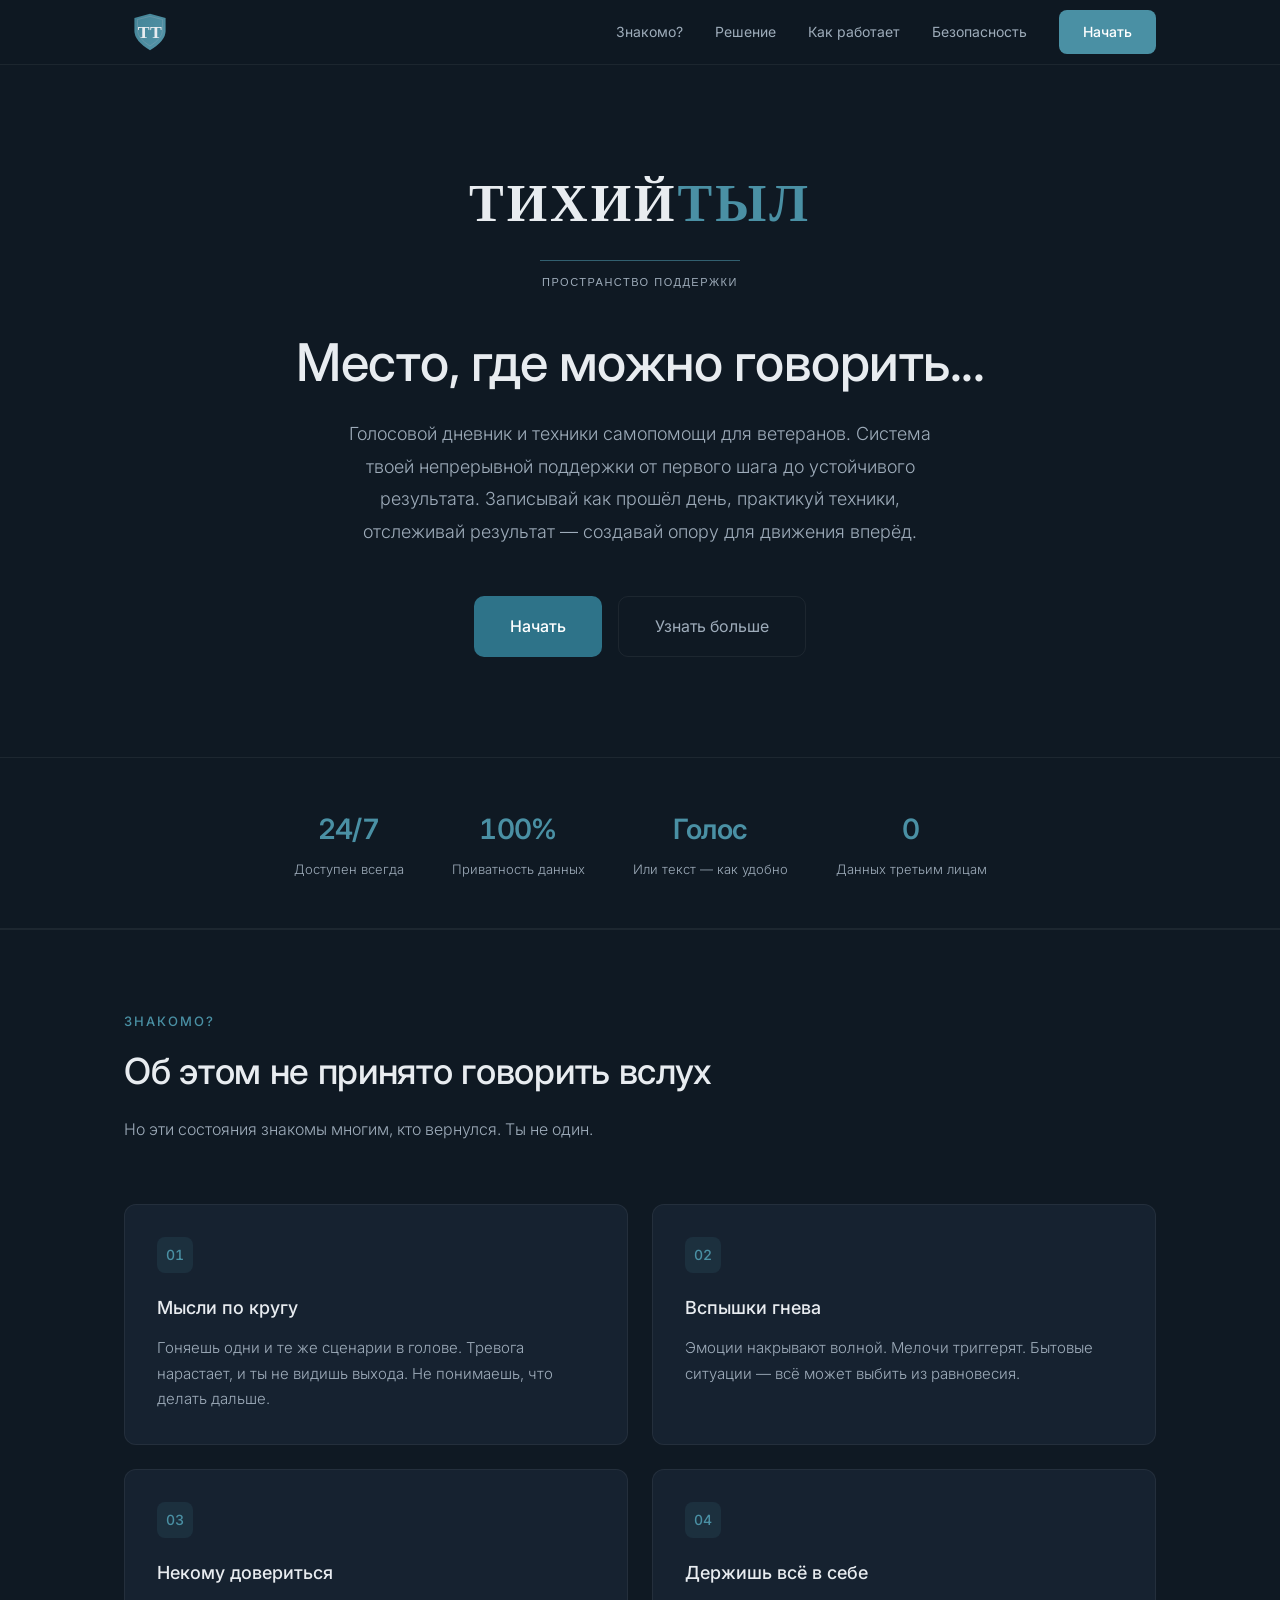
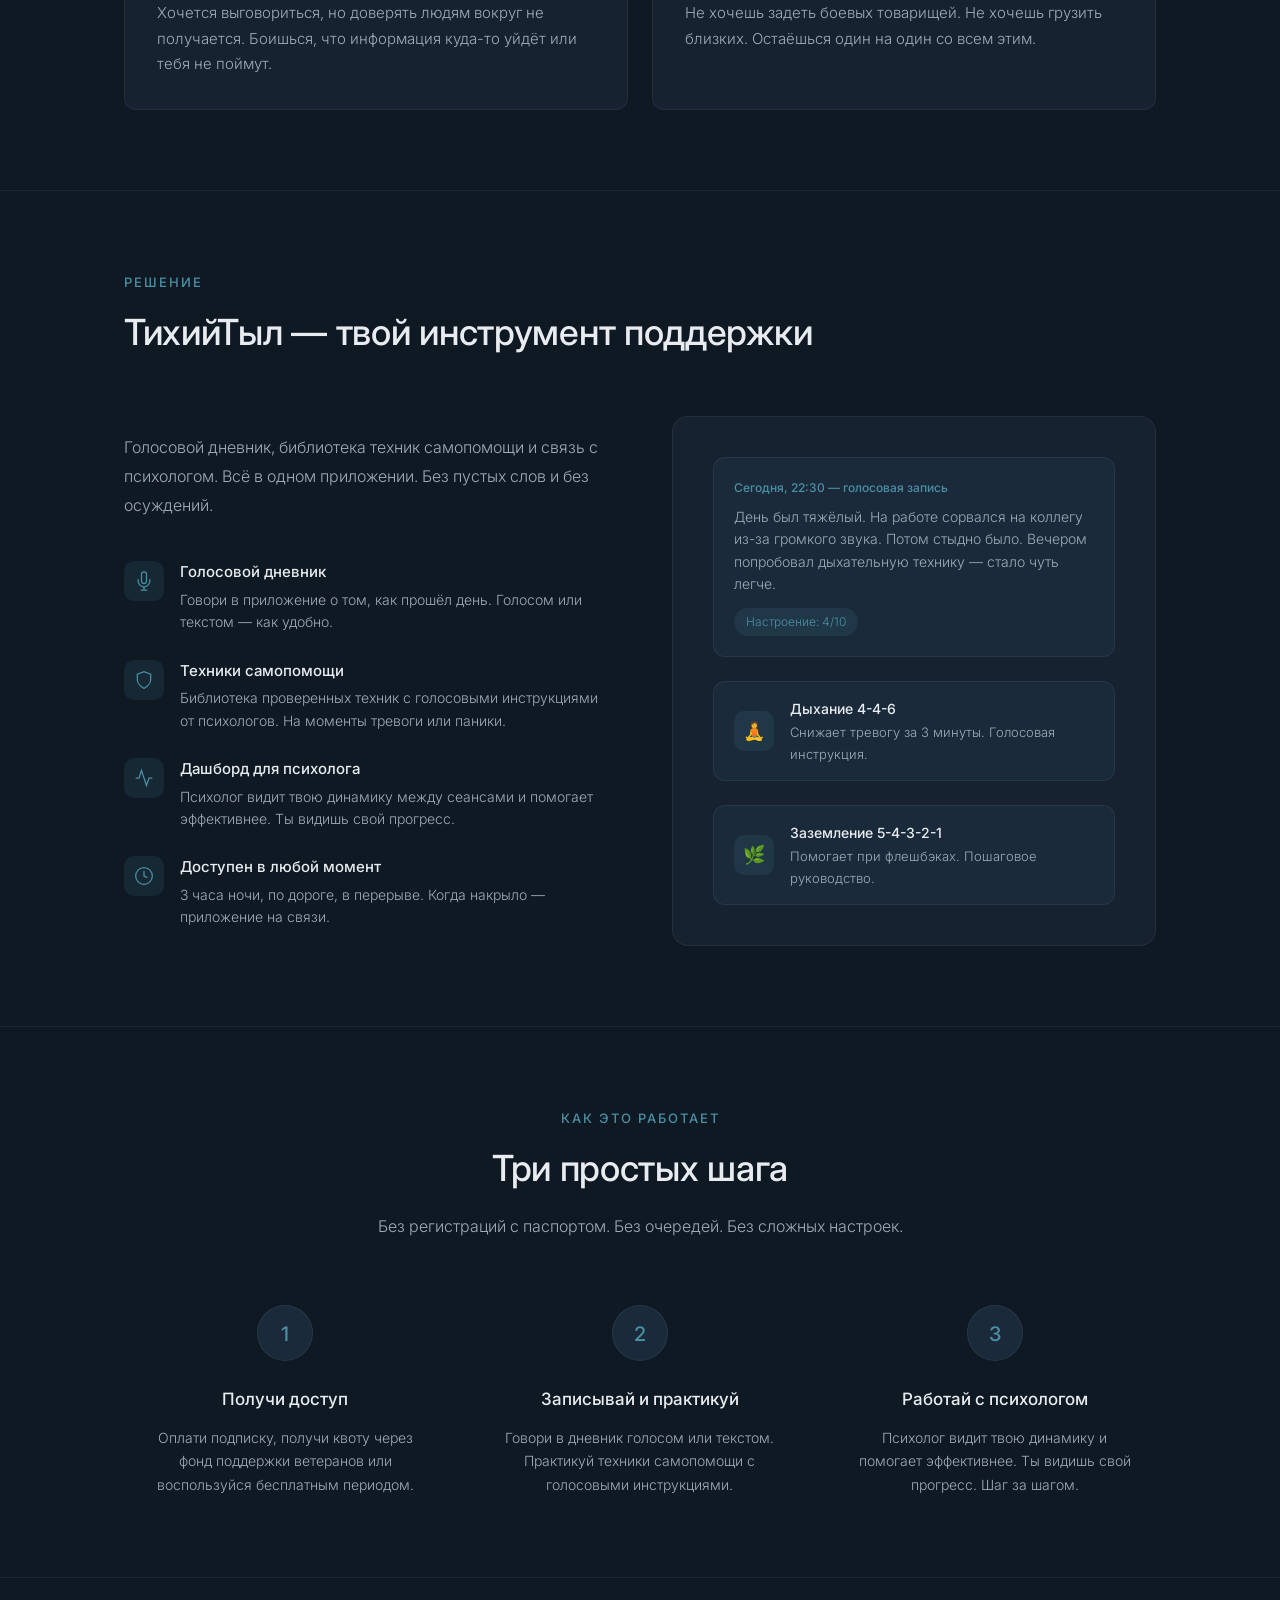
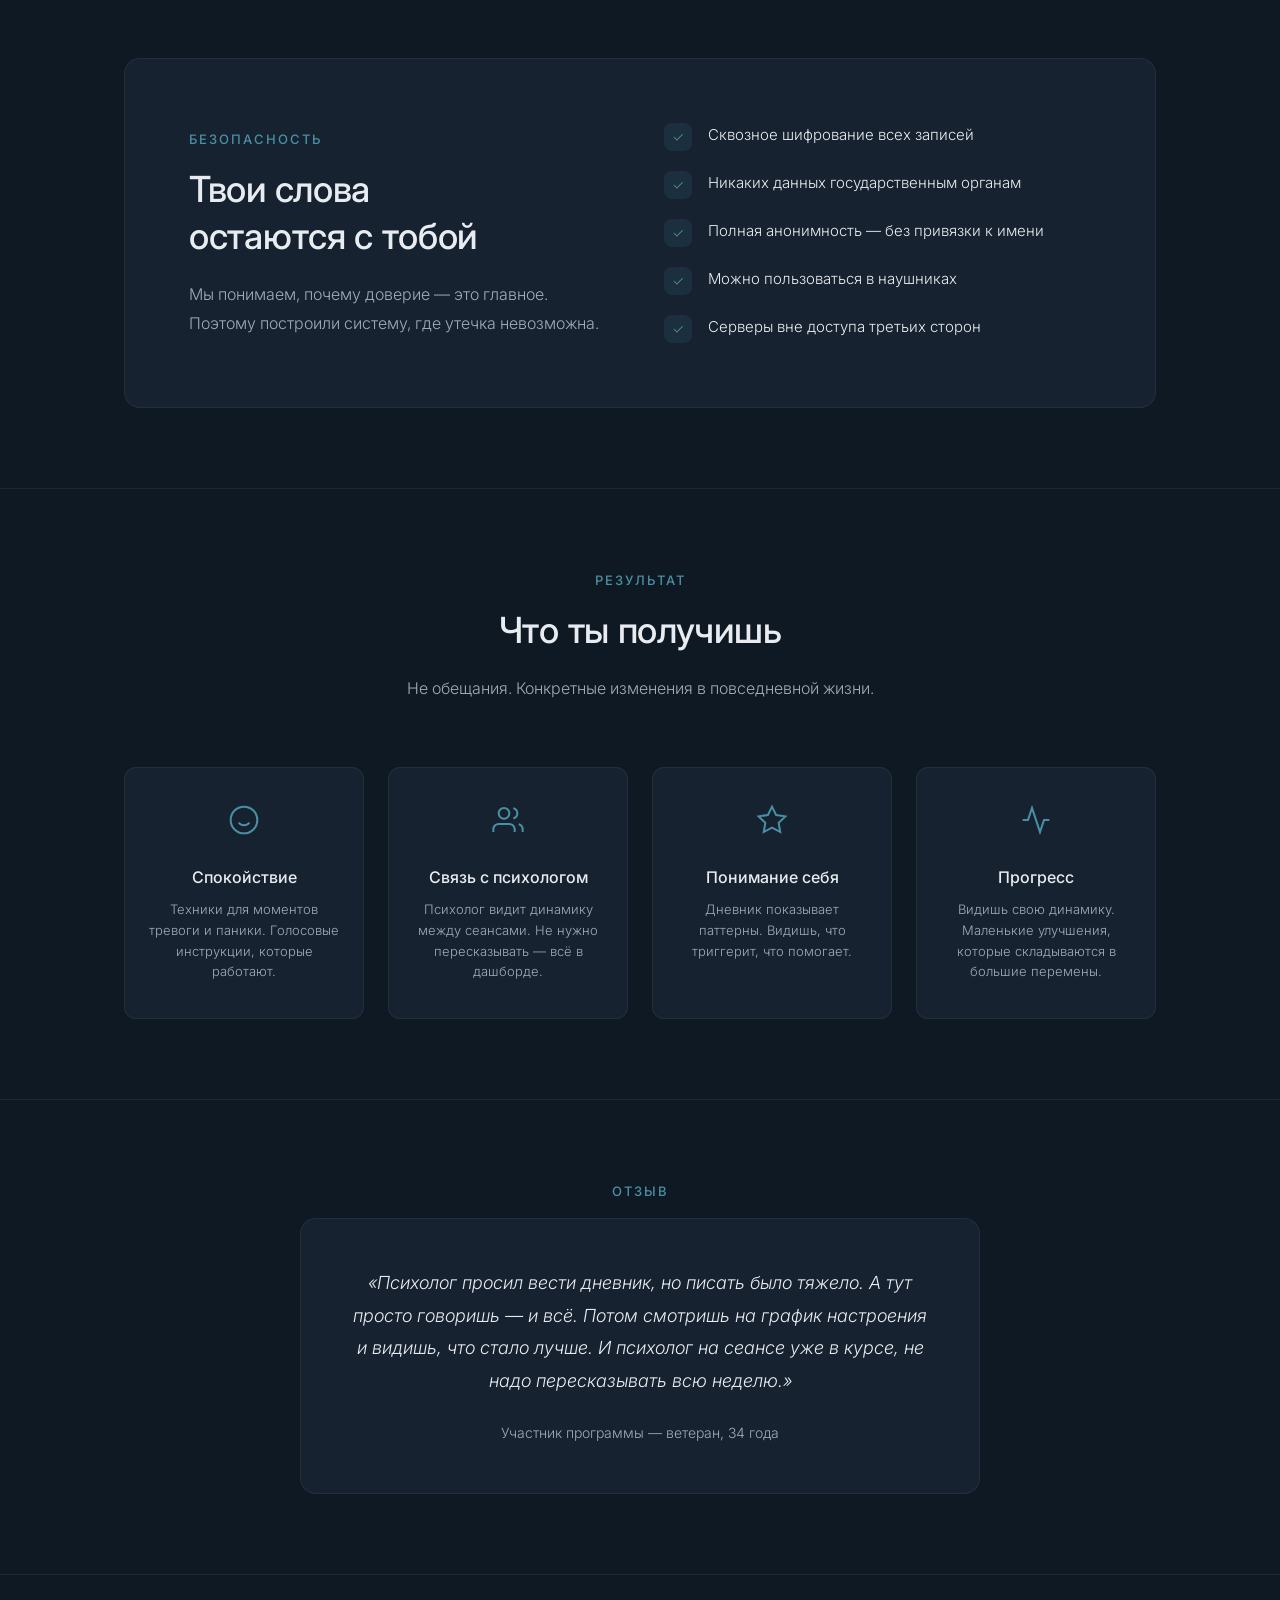
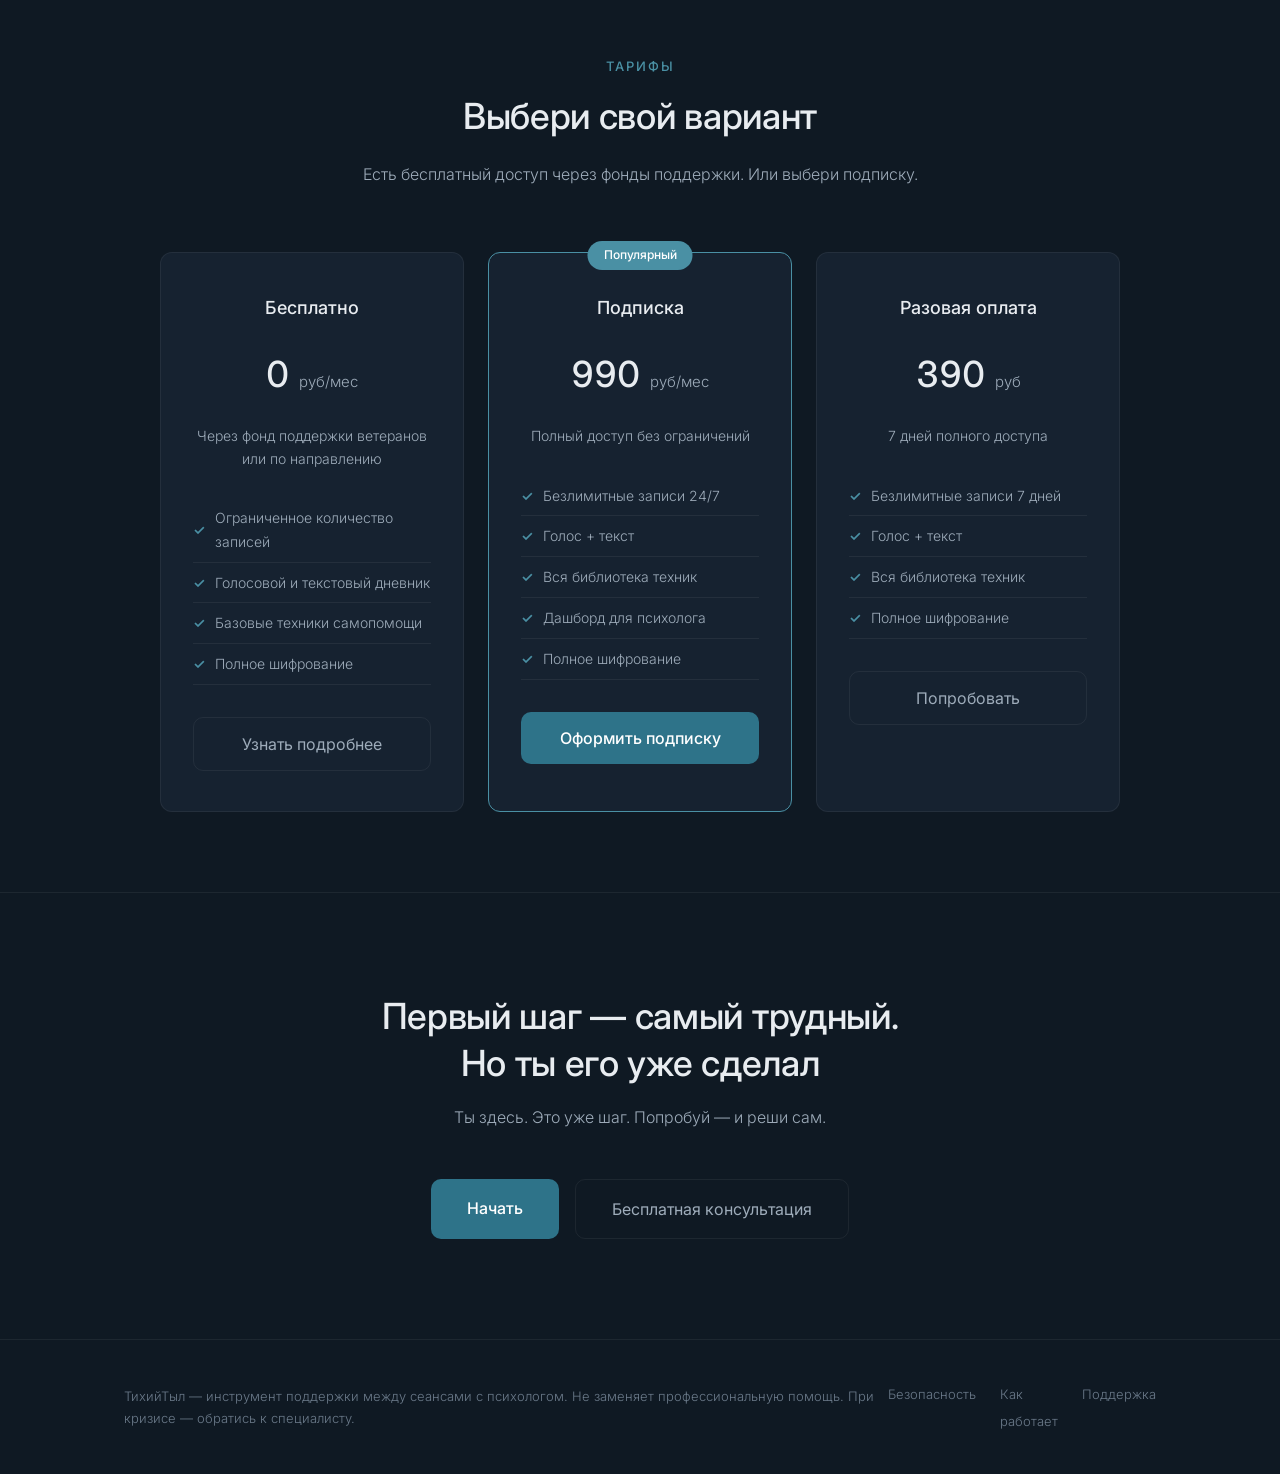
<file: landing/drafts/index2.html>
<!DOCTYPE html>
<html lang="ru" style="color-scheme: dark;">
<head>
    <meta charset="UTF-8">
    <meta name="viewport" content="width=device-width, initial-scale=1.0">
    <meta name="description" content="ТихийТыл — голосовой дневник настроения и техники самопомощи для ветеранов. Работай с психологом эффективнее. Анонимно. 24/7.">
    <title>ТихийТыл — Голосовой дневник и техники самопомощи для ветеранов</title>
    <link rel="canonical" href="https://xn--h1aadi5ads5c.xn--p1ai/">
    <meta name="theme-color" content="#0F1923">
    <link rel="icon" href="/favicon.svg" type="image/svg+xml">
    <meta property="og:type" content="website">
    <meta property="og:title" content="ТихийТыл — Голосовой дневник для ветеранов">
    <meta property="og:description" content="Голосовой дневник настроения + техники самопомощи для ветеранов с ПТСР. Работай с психологом эффективнее. Анонимно. 24/7.">
    <meta property="og:url" content="https://xn--h1aadi5ads5c.xn--p1ai/">
    <meta property="og:image" content="https://xn--h1aadi5ads5c.xn--p1ai/og-image.jpg">
    <meta name="twitter:card" content="summary_large_image">
    <meta name="twitter:title" content="ТихийТыл — Голосовой дневник для ветеранов">
    <meta name="twitter:description" content="Голосовой дневник настроения + техники самопомощи для ветеранов с ПТСР. Работай с психологом эффективнее. Анонимно. 24/7.">
    <meta name="twitter:image" content="https://xn--h1aadi5ads5c.xn--p1ai/og-image.jpg">
    <script type="application/ld+json">
    [
      {
        "@context": "https://schema.org",
        "@type": "Organization",
        "name": "ТихийТыл",
        "url": "https://xn--h1aadi5ads5c.xn--p1ai",
        "description": "Голосовой дневник настроения и техники самопомощи для ветеранов. Инструмент поддержки между сеансами с психологом.",
        "contactPoint": {
          "@type": "ContactPoint",
          "contactType": "customer support",
          "email": "support@тихийтыл.рф",
          "availableLanguage": "Russian"
        }
      },
      {
        "@context": "https://schema.org",
        "@type": "WebApplication",
        "name": "ТихийТыл",
        "url": "https://xn--h1aadi5ads5c.xn--p1ai/app",
        "applicationCategory": "HealthApplication",
        "operatingSystem": "Web",
        "description": "Голосовой дневник настроения и техники самопомощи для ветеранов",
        "offers": [
          {
            "@type": "Offer",
            "price": "0",
            "priceCurrency": "RUB",
            "description": "Бесплатный доступ через фонд поддержки"
          },
          {
            "@type": "Offer",
            "price": "990",
            "priceCurrency": "RUB",
            "description": "Подписка — полный доступ без ограничений"
          },
          {
            "@type": "Offer",
            "price": "390",
            "priceCurrency": "RUB",
            "description": "Разовая оплата — 7 дней полного доступа"
          }
        ]
      },
      {
        "@context": "https://schema.org",
        "@type": "FAQPage",
        "mainEntity": [
          {
            "@type": "Question",
            "name": "Как работает ТихийТыл?",
            "acceptedAnswer": {
              "@type": "Answer",
              "text": "Записывай голосом или текстом как прошёл день. Практикуй проверенные техники самопомощи с голосовыми инструкциями. Психолог видит твою динамику между сеансами и помогает эффективнее."
            }
          },
          {
            "@type": "Question",
            "name": "Безопасны ли мои данные в ТихийТыл?",
            "acceptedAnswer": {
              "@type": "Answer",
              "text": "Да. Все записи защищены сквозным шифрованием. Полная анонимность без привязки к имени. Никаких данных государственным органам. Серверы вне доступа третьих сторон."
            }
          },
          {
            "@type": "Question",
            "name": "Сколько стоит ТихийТыл?",
            "acceptedAnswer": {
              "@type": "Answer",
              "text": "Есть бесплатный доступ через фонды поддержки ветеранов. Подписка с полным доступом — 990 руб/мес. Разовый доступ на 7 дней — 390 руб."
            }
          }
        ]
      }
    ]
    </script>
    <link rel="preconnect" href="https://fonts.googleapis.com">
    <link rel="preconnect" href="https://fonts.gstatic.com" crossorigin>
    <link href="https://fonts.googleapis.com/css2?family=Inter:wght@300;400;500;600&display=swap" rel="stylesheet">
    <style>
        *, *::before, *::after {
            margin: 0;
            padding: 0;
            box-sizing: border-box;
        }

        :root {
            --bg-primary: #0F1923;
            --bg-secondary: #162230;
            --bg-card: #1A2A3A;
            --text-primary: #E8ECF0;
            --text-secondary: #9EACBA;
            --accent: #4A90A4;
            --accent-hover: #5BA3B8;
            --accent-subtle: rgba(74, 144, 164, 0.12);
            --border: rgba(255, 255, 255, 0.06);
            --radius: 12px;
            --color-error: #c44;
        }

        html {
            scroll-behavior: smooth;
        }

        body {
            font-family: 'Inter', -apple-system, BlinkMacSystemFont, sans-serif;
            background-color: var(--bg-primary);
            color: var(--text-primary);
            line-height: 1.7;
            font-weight: 300;
            -webkit-font-smoothing: antialiased;
        }

        .hidden { display: none; }

        .container {
            max-width: 1080px;
            margin: 0 auto;
            padding: 0 24px;
        }

        /* SKIP LINK */
        .skip-link {
            position: absolute;
            top: -100%;
            left: 16px;
            padding: 12px 24px;
            background: var(--accent);
            color: #fff;
            border-radius: 8px;
            font-size: 14px;
            text-decoration: none;
            z-index: 200;
        }

        .skip-link:focus {
            top: 12px;
        }

        /* FOCUS STYLES */
        a:focus-visible,
        button:focus-visible {
            outline: 2px solid var(--accent);
            outline-offset: 3px;
        }

        /* NAV */
        header {
            position: fixed;
            top: 0;
            left: 0;
            right: 0;
            z-index: 100;
            background: rgba(15, 25, 35, 0.85);
            backdrop-filter: blur(20px);
            border-bottom: 1px solid var(--border);
        }

        .nav {
            display: flex;
            justify-content: space-between;
            align-items: center;
            height: 64px;
        }

        .logo {
            text-decoration: none;
            display: flex;
            align-items: center;
        }

        .logo-icon {
            height: 52px;
            width: auto;
        }

        .nav-links {
            display: flex;
            gap: 32px;
            list-style: none;
            align-items: center;
        }

        .nav-links a {
            font-size: 14px;
            font-weight: 400;
            color: var(--text-secondary);
            text-decoration: none;
            transition: color 0.2s;
        }

        .nav-links a:hover {
            color: var(--text-primary);
        }

        .nav-links .nav-cta {
            display: inline-block;
            padding: 10px 24px;
            background: var(--accent);
            color: #fff;
            border-radius: 8px;
            font-size: 14px;
            font-weight: 500;
            transition: background 0.2s;
        }

        .nav-links .nav-cta:hover {
            background: var(--accent-hover);
            color: #fff;
        }

        .mobile-menu-btn {
            display: none;
            background: none;
            border: none;
            cursor: pointer;
            padding: 8px;
        }

        .mobile-menu-btn span {
            display: block;
            width: 20px;
            height: 2px;
            background: var(--text-primary);
            margin: 4px 0;
            border-radius: 1px;
        }

        /* HERO */
        .hero {
            padding: 160px 0 100px;
            text-align: center;
        }

        .hero-badge {
            display: inline-block;
            padding: 6px 16px;
            background: var(--accent-subtle);
            color: var(--accent);
            border-radius: 100px;
            font-size: 13px;
            font-weight: 400;
            letter-spacing: 0.3px;
            margin-bottom: 32px;
        }

        .hero-logo-text {
            text-align: center;
            margin-bottom: 40px;
        }

        .hero-logo-title {
            font-family: 'Georgia', 'Times New Roman', serif;
            font-size: clamp(36px, 5vw, 52px);
            font-weight: bold;
            color: var(--text-primary);
            letter-spacing: 3px;
        }

        .hero-logo-title span {
            color: var(--accent);
        }

        .hero-logo-line {
            width: 200px;
            height: 1px;
            background: var(--accent);
            opacity: 0.6;
            margin: 12px auto;
        }

        .hero-logo-tagline {
            font-family: 'Arial', 'Helvetica', sans-serif;
            font-size: 11px;
            color: var(--text-secondary);
            letter-spacing: 1.5px;
        }

        .hero h1 {
            font-size: clamp(32px, 5vw, 52px);
            font-weight: 500;
            line-height: 1.2;
            margin-bottom: 24px;
            letter-spacing: -0.5px;
        }

        .hero p {
            font-size: 18px;
            color: var(--text-secondary);
            max-width: 620px;
            margin: 0 auto 48px;
            line-height: 1.8;
        }

        .cta-group {
            display: flex;
            gap: 16px;
            justify-content: center;
            flex-wrap: wrap;
        }

        .btn-primary {
            display: inline-flex;
            align-items: center;
            gap: 8px;
            padding: 16px 36px;
            background: #2E7389;
            color: #fff;
            text-decoration: none;
            border-radius: 10px;
            font-family: inherit;
            font-size: 16px;
            font-weight: 500;
            transition: background 0.2s, transform 0.2s;
            border: none;
            cursor: pointer;
        }

        .btn-primary:hover {
            background: var(--accent);
            transform: translateY(-1px);
        }

        .btn-secondary {
            display: inline-flex;
            align-items: center;
            gap: 8px;
            padding: 16px 36px;
            background: transparent;
            color: var(--text-secondary);
            text-decoration: none;
            border-radius: 10px;
            font-family: inherit;
            font-size: 16px;
            font-weight: 400;
            border: 1px solid var(--border);
            transition: border-color 0.2s, color 0.2s;
            cursor: pointer;
        }

        .btn-secondary:hover {
            border-color: var(--accent);
            color: var(--text-primary);
        }

        /* TRUST BAR */
        .trust-bar {
            padding: 48px 0;
            border-top: 1px solid var(--border);
            border-bottom: 1px solid var(--border);
        }

        .trust-items {
            display: flex;
            justify-content: center;
            gap: 48px;
            flex-wrap: wrap;
        }

        .trust-item {
            text-align: center;
        }

        .trust-item .number {
            font-size: 28px;
            font-weight: 600;
            color: var(--accent);
            letter-spacing: -0.02em;
        }

        .trust-item .label {
            font-size: 13px;
            color: var(--text-secondary);
            margin-top: 4px;
        }

        /* SECTION COMMON */
        section {
            padding: 80px 0;
        }

        .section-label {
            font-size: 13px;
            color: var(--accent);
            text-transform: uppercase;
            letter-spacing: 2px;
            font-weight: 500;
            margin-bottom: 16px;
        }

        .section-title {
            font-size: clamp(26px, 3.5vw, 36px);
            font-weight: 500;
            line-height: 1.3;
            margin-bottom: 20px;
            letter-spacing: -0.3px;
        }

        .section-desc {
            font-size: 16px;
            color: var(--text-secondary);
            max-width: 560px;
            line-height: 1.8;
        }

        /* PROBLEM */
        .problem {
            border-top: 1px solid var(--border);
        }

        .problem-grid {
            display: grid;
            grid-template-columns: 1fr 1fr;
            gap: 24px;
            margin-top: 60px;
        }

        .problem-item {
            padding: 32px;
            background: var(--bg-secondary);
            border-radius: var(--radius);
            border: 1px solid var(--border);
            transition: border-color 0.2s;
        }

        .problem-item:hover {
            border-color: rgba(74, 144, 164, 0.2);
        }

        .problem-item .number {
            display: inline-block;
            width: 36px;
            height: 36px;
            line-height: 36px;
            text-align: center;
            background: var(--accent-subtle);
            color: var(--accent);
            border-radius: 8px;
            font-size: 14px;
            font-weight: 500;
            margin-bottom: 20px;
        }

        .problem-item h3 {
            font-size: 18px;
            font-weight: 500;
            margin-bottom: 12px;
        }

        .problem-item p {
            font-size: 15px;
            color: var(--text-secondary);
            line-height: 1.7;
        }

        /* SOLUTION */
        .solution {
            border-top: 1px solid var(--border);
        }

        .solution-content {
            display: grid;
            grid-template-columns: 1fr 1fr;
            gap: 64px;
            margin-top: 60px;
            align-items: center;
        }

        .solution-features {
            list-style: none;
            display: flex;
            flex-direction: column;
            gap: 24px;
        }

        .solution-features li {
            display: flex;
            gap: 16px;
            align-items: flex-start;
        }

        .feature-icon {
            width: 40px;
            height: 40px;
            min-width: 40px;
            background: var(--accent-subtle);
            border-radius: 10px;
            display: flex;
            align-items: center;
            justify-content: center;
            margin-top: 2px;
        }

        .feature-text h4 {
            font-size: 15px;
            font-weight: 500;
            margin-bottom: 4px;
        }

        .feature-text p {
            font-size: 14px;
            color: var(--text-secondary);
            line-height: 1.6;
        }

        .solution-visual {
            background: var(--bg-secondary);
            border: 1px solid var(--border);
            border-radius: 16px;
            padding: 40px;
            display: flex;
            flex-direction: column;
            gap: 24px;
        }

        .diary-entry {
            padding: 20px;
            background: var(--bg-card);
            border: 1px solid var(--border);
            border-radius: 12px;
        }

        .diary-entry .entry-date {
            font-size: 12px;
            font-weight: 500;
            color: var(--accent);
            margin-bottom: 8px;
        }

        .diary-entry .entry-text {
            font-size: 14px;
            line-height: 1.6;
            color: var(--text-secondary);
        }

        .diary-entry .entry-mood {
            display: inline-block;
            margin-top: 12px;
            padding: 4px 12px;
            background: var(--accent-subtle);
            color: var(--accent);
            border-radius: 100px;
            font-size: 12px;
        }

        .technique-card {
            padding: 16px 20px;
            background: var(--bg-card);
            border: 1px solid var(--border);
            border-radius: 12px;
            display: flex;
            align-items: center;
            gap: 16px;
        }

        .technique-card .tech-icon {
            width: 40px;
            height: 40px;
            min-width: 40px;
            background: var(--accent-subtle);
            border-radius: 10px;
            display: flex;
            align-items: center;
            justify-content: center;
            font-size: 18px;
        }

        .technique-card .tech-text {
            font-size: 14px;
            line-height: 1.5;
        }

        .technique-card .tech-text strong {
            display: block;
            font-weight: 500;
            margin-bottom: 2px;
        }

        .technique-card .tech-text span {
            color: var(--text-secondary);
            font-size: 13px;
        }

        /* HOW IT WORKS */
        .how-it-works {
            border-top: 1px solid var(--border);
        }

        .how-header {
            text-align: center;
            margin-bottom: 64px;
        }

        .how-header .section-desc {
            margin: 0 auto;
        }

        .steps {
            display: grid;
            grid-template-columns: repeat(3, 1fr);
            gap: 32px;
        }

        .step {
            text-align: center;
            padding: 0 16px;
        }

        .step-number {
            width: 56px;
            height: 56px;
            line-height: 56px;
            text-align: center;
            background: var(--bg-card);
            border: 1px solid var(--border);
            color: var(--accent);
            border-radius: 50%;
            font-size: 20px;
            font-weight: 500;
            margin: 0 auto 24px;
        }

        .step h3 {
            font-size: 17px;
            font-weight: 500;
            margin-bottom: 12px;
        }

        .step p {
            font-size: 14px;
            color: var(--text-secondary);
            line-height: 1.7;
        }

        /* PRIVACY */
        .privacy {
            border-top: 1px solid var(--border);
        }

        .privacy-inner {
            background: var(--bg-secondary);
            border-radius: 16px;
            border: 1px solid var(--border);
            padding: 64px;
            display: grid;
            grid-template-columns: 1fr 1fr;
            gap: 48px;
            align-items: center;
        }

        .privacy-list {
            list-style: none;
            display: flex;
            flex-direction: column;
            gap: 20px;
        }

        .privacy-list li {
            display: flex;
            align-items: flex-start;
            gap: 16px;
            font-size: 15px;
            line-height: 1.6;
        }

        .privacy-list .check {
            flex-shrink: 0;
            width: 28px;
            height: 28px;
            line-height: 28px;
            text-align: center;
            background: var(--accent-subtle);
            color: var(--accent);
            border-radius: 8px;
            font-size: 14px;
        }

        /* RESULTS */
        .results {
            border-top: 1px solid var(--border);
        }

        .results-header {
            text-align: center;
            margin-bottom: 64px;
        }

        .results-header .section-desc {
            margin: 0 auto;
        }

        .results-grid {
            display: grid;
            grid-template-columns: repeat(4, 1fr);
            gap: 24px;
        }

        .result-card {
            text-align: center;
            padding: 36px 20px;
            background: var(--bg-secondary);
            border-radius: var(--radius);
            border: 1px solid var(--border);
            transition: border-color 0.2s;
        }

        .result-card:hover {
            border-color: rgba(74, 144, 164, 0.3);
        }

        .result-card .icon {
            margin-bottom: 20px;
            display: block;
        }

        .result-card h3 {
            font-size: 16px;
            font-weight: 500;
            margin-bottom: 8px;
        }

        .result-card p {
            font-size: 13px;
            color: var(--text-secondary);
            line-height: 1.6;
        }

        /* TESTIMONIAL */
        .testimonial {
            border-top: 1px solid var(--border);
            text-align: center;
        }

        .quote-block {
            max-width: 680px;
            margin: 0 auto;
            padding: 48px;
            background: var(--bg-secondary);
            border-radius: 16px;
            border: 1px solid var(--border);
        }

        .quote-block blockquote {
            font-size: 18px;
            line-height: 1.8;
            font-style: italic;
            font-weight: 300;
            margin-bottom: 24px;
            color: var(--text-primary);
        }

        .quote-block figcaption {
            font-size: 14px;
            color: var(--text-secondary);
        }

        /* PRICING */
        .pricing {
            border-top: 1px solid var(--border);
        }

        .pricing-header {
            text-align: center;
            margin-bottom: 64px;
        }

        .pricing-header .section-desc {
            margin: 0 auto;
        }

        .pricing-cards {
            display: grid;
            grid-template-columns: repeat(3, 1fr);
            gap: 24px;
            max-width: 960px;
            margin: 0 auto;
        }

        .pricing-card {
            padding: 40px 32px;
            background: var(--bg-secondary);
            border-radius: var(--radius);
            border: 1px solid var(--border);
            text-align: center;
            transition: border-color 0.2s;
        }

        .pricing-card.featured {
            border-color: var(--accent);
            position: relative;
        }

        .pricing-card.featured::before {
            content: "Популярный";
            position: absolute;
            top: -12px;
            left: 50%;
            transform: translateX(-50%);
            background: var(--accent);
            color: #fff;
            padding: 4px 16px;
            border-radius: 100px;
            font-size: 12px;
            font-weight: 500;
        }

        .pricing-card h3 {
            font-size: 18px;
            font-weight: 500;
            margin-bottom: 8px;
        }

        .pricing-card .price {
            font-size: 36px;
            font-weight: 500;
            margin: 20px 0;
        }

        .pricing-card .price span {
            font-size: 15px;
            font-weight: 300;
            color: var(--text-secondary);
        }

        .pricing-card .price-desc {
            font-size: 14px;
            color: var(--text-secondary);
            margin-bottom: 28px;
            line-height: 1.6;
        }

        .pricing-card ul {
            list-style: none;
            text-align: left;
            margin-bottom: 32px;
        }

        .pricing-card ul li {
            font-size: 14px;
            color: var(--text-secondary);
            padding: 8px 0;
            border-bottom: 1px solid var(--border);
            display: flex;
            align-items: center;
            gap: 10px;
        }

        .pricing-card ul li::before {
            content: "\2713";
            color: var(--accent);
            font-weight: 600;
            flex-shrink: 0;
        }

        .pricing-card .btn-primary,
        .pricing-card .btn-secondary {
            width: 100%;
            text-align: center;
            justify-content: center;
        }

        /* FINAL CTA */
        .final-cta {
            border-top: 1px solid var(--border);
            text-align: center;
            padding: 100px 0;
        }

        .final-cta .section-title {
            max-width: 560px;
            margin: 0 auto 16px;
        }

        .final-cta .section-desc {
            margin: 0 auto 48px;
        }

        /* FOOTER */
        footer {
            border-top: 1px solid var(--border);
            padding: 40px 0;
        }

        .footer-content {
            display: flex;
            justify-content: space-between;
            align-items: center;
        }

        .footer-text {
            font-size: 13px;
            color: #6B7A8A;
        }

        .footer-links {
            display: flex;
            gap: 24px;
            list-style: none;
        }

        .footer-links a {
            font-size: 13px;
            color: #6B7A8A;
            text-decoration: none;
            transition: color 0.2s;
        }

        .footer-links a:hover {
            color: var(--text-primary);
        }

        /* MODAL */
        .modal-overlay {
            display: none;
            position: fixed;
            inset: 0;
            background: rgba(0, 0, 0, 0.6);
            backdrop-filter: blur(4px);
            z-index: 200;
            align-items: center;
            justify-content: center;
        }

        .modal-overlay.active {
            display: flex;
        }

        .modal {
            background: var(--bg-secondary);
            border: 1px solid var(--border);
            border-radius: 16px;
            padding: 48px;
            max-width: 480px;
            width: 90%;
            position: relative;
        }

        .modal-close {
            position: absolute;
            top: 16px;
            right: 16px;
            background: none;
            border: none;
            font-size: 24px;
            cursor: pointer;
            color: var(--text-secondary);
            padding: 4px 8px;
            line-height: 1;
        }

        .modal h2 {
            font-size: 22px;
            font-weight: 600;
            margin-bottom: 8px;
            letter-spacing: -0.02em;
        }

        .modal > p {
            font-size: 14px;
            color: var(--text-secondary);
            margin-bottom: 32px;
        }

        .form-group {
            margin-bottom: 20px;
        }

        .form-group label {
            display: block;
            font-size: 13px;
            font-weight: 500;
            margin-bottom: 6px;
            color: var(--text-primary);
        }

        .form-group input,
        .form-group textarea {
            width: 100%;
            padding: 12px 16px;
            font-family: inherit;
            font-size: 14px;
            border: 1px solid var(--border);
            border-radius: 8px;
            background: var(--bg-primary);
            color: var(--text-primary);
            outline: none;
            transition: border-color 0.2s;
        }

        .form-group input:focus,
        .form-group textarea:focus {
            border-color: var(--accent);
        }

        .form-group input.error {
            border-color: var(--color-error);
        }

        .form-error {
            display: block;
            color: var(--color-error);
            font-size: 13px;
            margin-top: 4px;
        }

        .form-error.hidden {
            display: none;
        }

        .form-group textarea {
            resize: vertical;
            min-height: 80px;
        }

        .form-submit {
            width: 100%;
            margin-top: 8px;
            justify-content: center;
        }

        .modal-success {
            text-align: center;
            padding: 32px 0;
        }

        .modal-success .checkmark {
            font-size: 32px;
            margin-bottom: 16px;
            color: var(--accent);
        }

        .modal-success h2 {
            margin-bottom: 8px;
        }

        .modal-success p {
            font-size: 14px;
            color: var(--text-secondary);
        }

        .modal-success .btn-secondary {
            margin-top: 24px;
        }

        /* RESPONSIVE */
        @media (max-width: 768px) {
            section {
                padding: 60px 0;
            }

            .nav-links {
                display: none;
            }

            .mobile-menu-btn {
                display: block;
            }

            .nav-links.active {
                display: flex;
                flex-direction: column;
                position: absolute;
                top: 64px;
                left: 0;
                right: 0;
                background: var(--bg-primary);
                padding: 24px;
                border-bottom: 1px solid var(--border);
                gap: 16px;
            }

            .hero {
                padding: 130px 0 60px;
            }

            .problem-grid,
            .steps,
            .results-grid,
            .pricing-cards {
                grid-template-columns: 1fr;
            }

            .solution-content {
                grid-template-columns: 1fr;
                gap: 40px;
            }

            .privacy-inner {
                grid-template-columns: 1fr;
                padding: 36px 28px;
            }

            .footer-content {
                flex-direction: column;
                gap: 16px;
                text-align: center;
            }
        }

        @media (max-width: 1024px) and (min-width: 769px) {
            .results-grid {
                grid-template-columns: repeat(2, 1fr);
            }

            .pricing-cards {
                grid-template-columns: 1fr 1fr;
            }
        }

        /* Scroll offset for fixed header */
        [id] {
            scroll-margin-top: 80px;
        }

        /* Balanced headings */
        .section-title, h1 {
            text-wrap: balance;
        }

        /* Tabular numbers for prices */
        .price, .number {
            font-variant-numeric: tabular-nums;
        }

        /* Touch delay fix */
        html {
            touch-action: manipulation;
        }

        /* Form focus-visible */
        .form-group input:focus-visible,
        .form-group textarea:focus-visible {
            border-color: var(--accent);
            box-shadow: 0 0 0 2px rgba(74, 144, 164, 0.3);
        }

        /* Modal overscroll */
        .modal-overlay {
            overscroll-behavior: contain;
        }

        /* Reduced motion */
        @media (prefers-reduced-motion: reduce) {
            *, *::before, *::after {
                animation-duration: 0.01ms !important;
                transition-duration: 0.01ms !important;
            }
        }
    </style>
</head>
<body>

<!-- SKIP LINK -->
<a href="#main" class="skip-link">Перейти к основному содержанию</a>

<!-- NAV -->
<header>
    <div class="container">
        <nav class="nav" aria-label="Основная навигация">
            <a href="#" class="logo"><img src="../assets/logos/logo_shield_white.svg" alt="ТихийТыл" class="logo-icon"></a>
            <ul class="nav-links" id="navLinks">
                <li><a href="#problems">Знакомо?</a></li>
                <li><a href="#solution">Решение</a></li>
                <li><a href="#how">Как работает</a></li>
                <li><a href="#privacy">Безопасность</a></li>
                <li><a href="/app" class="nav-cta">Начать</a></li>
            </ul>
            <button class="mobile-menu-btn" id="mobileMenuBtn" aria-label="Меню" aria-expanded="false">
                <span></span><span></span><span></span>
            </button>
        </nav>
    </div>
</header>

<main id="main">

<!-- HERO -->
<section class="hero">
    <div class="container">
        <div class="hero-logo-text">
            <div class="hero-logo-title">ТИХИЙ<span>ТЫЛ</span></div>
            <div class="hero-logo-line"></div>
            <div class="hero-logo-tagline">ПРОСТРАНСТВО ПОДДЕРЖКИ</div>
        </div>
        <h1>Место, где можно говорить...</h1>
        <p>Голосовой дневник и техники самопомощи для ветеранов. Система твоей непрерывной поддержки от первого шага до устойчивого результата. Записывай как прошёл день, практикуй техники, отслеживай результат — создавай опору для движения вперёд.</p>
        <div class="cta-group">
            <a href="/app" class="btn-primary">Начать</a>
            <a href="#solution" class="btn-secondary">Узнать больше</a>
        </div>
    </div>
</section>

<!-- TRUST BAR -->
<section class="trust-bar" aria-label="Ключевые показатели">
    <div class="container">
        <div class="trust-items">
            <div class="trust-item">
                <div class="number">24/7</div>
                <div class="label">Доступен всегда</div>
            </div>
            <div class="trust-item">
                <div class="number">100%</div>
                <div class="label">Приватность данных</div>
            </div>
            <div class="trust-item">
                <div class="number">Голос</div>
                <div class="label">Или текст — как удобно</div>
            </div>
            <div class="trust-item">
                <div class="number">0</div>
                <div class="label">Данных третьим лицам</div>
            </div>
        </div>
    </div>
</section>

<!-- PROBLEM -->
<section class="problem" id="problems">
    <div class="container">
        <p class="section-label">Знакомо?</p>
        <h2 class="section-title">Об этом не принято говорить вслух</h2>
        <p class="section-desc">Но эти состояния знакомы многим, кто вернулся. Ты не один.</p>

        <div class="problem-grid">
            <div class="problem-item">
                <div class="number">01</div>
                <h3>Мысли по кругу</h3>
                <p>Гоняешь одни и те же сценарии в голове. Тревога нарастает, и ты не видишь выхода. Не понимаешь, что делать дальше.</p>
            </div>
            <div class="problem-item">
                <div class="number">02</div>
                <h3>Вспышки гнева</h3>
                <p>Эмоции накрывают волной. Мелочи триггерят. Бытовые ситуации — всё может выбить из равновесия.</p>
            </div>
            <div class="problem-item">
                <div class="number">03</div>
                <h3>Некому довериться</h3>
                <p>Хочется выговориться, но доверять людям вокруг не получается. Боишься, что информация куда-то уйдёт или тебя не поймут.</p>
            </div>
            <div class="problem-item">
                <div class="number">04</div>
                <h3>Держишь всё в себе</h3>
                <p>Не хочешь задеть боевых товарищей. Не хочешь грузить близких. Остаёшься один на один со всем этим.</p>
            </div>
        </div>
    </div>
</section>

<!-- SOLUTION -->
<section class="solution" id="solution">
    <div class="container">
        <p class="section-label">Решение</p>
        <h2 class="section-title">ТихийТыл &mdash; твой инструмент поддержки</h2>
        <div class="solution-content">
            <div class="solution-text">
                <p class="section-desc" style="margin-bottom: 40px;">Голосовой дневник, библиотека техник самопомощи и связь с психологом. Всё в одном приложении. Без пустых слов и без осуждений.</p>
                <ul class="solution-features">
                    <li>
                        <div class="feature-icon" aria-hidden="true">
                            <svg width="20" height="20" fill="none" stroke="#4A90A4" stroke-width="1.5" viewBox="0 0 24 24"><path d="M12 1a3 3 0 00-3 3v8a3 3 0 006 0V4a3 3 0 00-3-3z"/><path d="M19 10v2a7 7 0 01-14 0v-2"/><line x1="12" y1="19" x2="12" y2="23"/><line x1="8" y1="23" x2="16" y2="23"/></svg>
                        </div>
                        <div class="feature-text">
                            <h4>Голосовой дневник</h4>
                            <p>Говори в приложение о том, как прошёл день. Голосом или текстом — как удобно.</p>
                        </div>
                    </li>
                    <li>
                        <div class="feature-icon" aria-hidden="true">
                            <svg width="20" height="20" fill="none" stroke="#4A90A4" stroke-width="1.5" viewBox="0 0 24 24"><path d="M12 22s8-4 8-10V5l-8-3-8 3v7c0 6 8 10 8 10z"/></svg>
                        </div>
                        <div class="feature-text">
                            <h4>Техники самопомощи</h4>
                            <p>Библиотека проверенных техник с голосовыми инструкциями от психологов. На моменты тревоги или паники.</p>
                        </div>
                    </li>
                    <li>
                        <div class="feature-icon" aria-hidden="true">
                            <svg width="20" height="20" fill="none" stroke="#4A90A4" stroke-width="1.5" viewBox="0 0 24 24"><path d="M22 12h-4l-3 9L9 3l-3 9H2"/></svg>
                        </div>
                        <div class="feature-text">
                            <h4>Дашборд для психолога</h4>
                            <p>Психолог видит твою динамику между сеансами и помогает эффективнее. Ты видишь свой прогресс.</p>
                        </div>
                    </li>
                    <li>
                        <div class="feature-icon" aria-hidden="true">
                            <svg width="20" height="20" fill="none" stroke="#4A90A4" stroke-width="1.5" viewBox="0 0 24 24"><circle cx="12" cy="12" r="10"/><path d="M12 6v6l4 2"/></svg>
                        </div>
                        <div class="feature-text">
                            <h4>Доступен в любой момент</h4>
                            <p>3 часа ночи, по дороге, в перерыве. Когда накрыло &mdash; приложение на связи.</p>
                        </div>
                    </li>
                </ul>
            </div>
            <div class="solution-visual" aria-label="Пример голосового дневника">
                <div class="diary-entry">
                    <div class="entry-date">Сегодня, 22:30 — голосовая запись</div>
                    <div class="entry-text">День был тяжёлый. На работе сорвался на коллегу из-за громкого звука. Потом стыдно было. Вечером попробовал дыхательную технику — стало чуть легче.</div>
                    <div class="entry-mood">Настроение: 4/10</div>
                </div>
                <div class="technique-card">
                    <div class="tech-icon">🧘</div>
                    <div class="tech-text">
                        <strong>Дыхание 4-4-6</strong>
                        <span>Снижает тревогу за 3 минуты. Голосовая инструкция.</span>
                    </div>
                </div>
                <div class="technique-card">
                    <div class="tech-icon">🌿</div>
                    <div class="tech-text">
                        <strong>Заземление 5-4-3-2-1</strong>
                        <span>Помогает при флешбэках. Пошаговое руководство.</span>
                    </div>
                </div>
            </div>
        </div>
    </div>
</section>

<!-- HOW IT WORKS -->
<section class="how-it-works" id="how">
    <div class="container">
        <div class="how-header">
            <p class="section-label">Как это работает</p>
            <h2 class="section-title">Три простых шага</h2>
            <p class="section-desc">Без регистраций с паспортом. Без очередей. Без сложных настроек.</p>
        </div>

        <div class="steps">
            <div class="step">
                <div class="step-number">1</div>
                <h3>Получи доступ</h3>
                <p>Оплати подписку, получи квоту через фонд поддержки ветеранов или воспользуйся бесплатным периодом.</p>
            </div>
            <div class="step">
                <div class="step-number">2</div>
                <h3>Записывай и практикуй</h3>
                <p>Говори в дневник голосом или текстом. Практикуй техники самопомощи с голосовыми инструкциями.</p>
            </div>
            <div class="step">
                <div class="step-number">3</div>
                <h3>Работай с психологом</h3>
                <p>Психолог видит твою динамику и помогает эффективнее. Ты видишь свой прогресс. Шаг за шагом.</p>
            </div>
        </div>
    </div>
</section>

<!-- PRIVACY -->
<section class="privacy" id="privacy">
    <div class="container">
        <div class="privacy-inner">
            <div>
                <p class="section-label">Безопасность</p>
                <h2 class="section-title">Твои слова остаются с тобой</h2>
                <p class="section-desc">Мы понимаем, почему доверие &mdash; это главное. Поэтому построили систему, где утечка невозможна.</p>
            </div>
            <ul class="privacy-list">
                <li><span class="check" aria-hidden="true">&check;</span>Сквозное шифрование всех записей</li>
                <li><span class="check" aria-hidden="true">&check;</span>Никаких данных государственным органам</li>
                <li><span class="check" aria-hidden="true">&check;</span>Полная анонимность &mdash; без привязки к имени</li>
                <li><span class="check" aria-hidden="true">&check;</span>Можно пользоваться в наушниках</li>
                <li><span class="check" aria-hidden="true">&check;</span>Серверы вне доступа третьих сторон</li>
            </ul>
        </div>
    </div>
</section>

<!-- RESULTS -->
<section class="results">
    <div class="container">
        <div class="results-header">
            <p class="section-label">Результат</p>
            <h2 class="section-title">Что ты получишь</h2>
            <p class="section-desc">Не обещания. Конкретные изменения в повседневной жизни.</p>
        </div>

        <div class="results-grid">
            <div class="result-card">
                <span class="icon" aria-hidden="true">
                    <svg width="32" height="32" fill="none" stroke="#4A90A4" stroke-width="1.5" viewBox="0 0 24 24"><circle cx="12" cy="12" r="10"/><path d="M8 14s1.5 2 4 2 4-2 4-2"/><line x1="9" y1="9" x2="9.01" y2="9"/><line x1="15" y1="9" x2="15.01" y2="9"/></svg>
                </span>
                <h3>Спокойствие</h3>
                <p>Техники для моментов тревоги и паники. Голосовые инструкции, которые работают.</p>
            </div>
            <div class="result-card">
                <span class="icon" aria-hidden="true">
                    <svg width="32" height="32" fill="none" stroke="#4A90A4" stroke-width="1.5" viewBox="0 0 24 24"><path d="M17 21v-2a4 4 0 00-4-4H5a4 4 0 00-4 4v2"/><circle cx="9" cy="7" r="4"/><path d="M23 21v-2a4 4 0 00-3-3.87M16 3.13a4 4 0 010 7.75"/></svg>
                </span>
                <h3>Связь с психологом</h3>
                <p>Психолог видит динамику между сеансами. Не нужно пересказывать — всё в дашборде.</p>
            </div>
            <div class="result-card">
                <span class="icon" aria-hidden="true">
                    <svg width="32" height="32" fill="none" stroke="#4A90A4" stroke-width="1.5" viewBox="0 0 24 24"><polygon points="12 2 15.09 8.26 22 9.27 17 14.14 18.18 21.02 12 17.77 5.82 21.02 7 14.14 2 9.27 8.91 8.26 12 2"/></svg>
                </span>
                <h3>Понимание себя</h3>
                <p>Дневник показывает паттерны. Видишь, что триггерит, что помогает.</p>
            </div>
            <div class="result-card">
                <span class="icon" aria-hidden="true">
                    <svg width="32" height="32" fill="none" stroke="#4A90A4" stroke-width="1.5" viewBox="0 0 24 24"><path d="M22 12h-4l-3 9L9 3l-3 9H2"/></svg>
                </span>
                <h3>Прогресс</h3>
                <p>Видишь свою динамику. Маленькие улучшения, которые складываются в большие перемены.</p>
            </div>
        </div>
    </div>
</section>

<!-- TESTIMONIAL -->
<section class="testimonial">
    <div class="container">
        <p class="section-label">Отзыв</p>
        <figure class="quote-block">
            <blockquote>&laquo;Психолог просил вести дневник, но писать было тяжело. А тут просто говоришь — и всё. Потом смотришь на график настроения и видишь, что стало лучше. И психолог на сеансе уже в курсе, не надо пересказывать всю неделю.&raquo;</blockquote>
            <figcaption>Участник программы &mdash; ветеран, 34 года</figcaption>
        </figure>
    </div>
</section>

<!-- PRICING -->
<section class="pricing" id="pricing">
    <div class="container">
        <div class="pricing-header">
            <p class="section-label">Тарифы</p>
            <h2 class="section-title">Выбери свой вариант</h2>
            <p class="section-desc">Есть бесплатный доступ через фонды поддержки. Или выбери подписку.</p>
        </div>

        <div class="pricing-cards">
            <div class="pricing-card">
                <h3>Бесплатно</h3>
                <div class="price">0 <span>руб/мес</span></div>
                <div class="price-desc">Через фонд поддержки ветеранов или по направлению</div>
                <ul>
                    <li>Ограниченное количество записей</li>
                    <li>Голосовой и текстовый дневник</li>
                    <li>Базовые техники самопомощи</li>
                    <li>Полное шифрование</li>
                </ul>
                <button class="btn-secondary" data-modal="consult">Узнать подробнее</button>
            </div>
            <div class="pricing-card featured">
                <h3>Подписка</h3>
                <div class="price">990 <span>руб/мес</span></div>
                <div class="price-desc">Полный доступ без ограничений</div>
                <ul>
                    <li>Безлимитные записи 24/7</li>
                    <li>Голос + текст</li>
                    <li>Вся библиотека техник</li>
                    <li>Дашборд для психолога</li>
                    <li>Полное шифрование</li>
                </ul>
                <button class="btn-primary" data-modal="buy">Оформить подписку</button>
            </div>
            <div class="pricing-card">
                <h3>Разовая оплата</h3>
                <div class="price">390 <span>руб</span></div>
                <div class="price-desc">7 дней полного доступа</div>
                <ul>
                    <li>Безлимитные записи 7 дней</li>
                    <li>Голос + текст</li>
                    <li>Вся библиотека техник</li>
                    <li>Полное шифрование</li>
                </ul>
                <button class="btn-secondary" data-modal="buy">Попробовать</button>
            </div>
        </div>
    </div>
</section>

<!-- FINAL CTA -->
<section class="final-cta" id="contact">
    <div class="container">
        <h2 class="section-title">Первый шаг &mdash; самый трудный.<br>Но ты его уже сделал</h2>
        <p class="section-desc">Ты здесь. Это уже шаг. Попробуй &mdash; и реши сам.</p>
        <div class="cta-group">
            <a href="/app" class="btn-primary">Начать</a>
            <button class="btn-secondary" data-modal="consult">Бесплатная консультация</button>
        </div>
    </div>
</section>

</main>

<!-- FOOTER -->
<footer>
    <div class="container">
        <div class="footer-content">
            <div class="footer-text">ТихийТыл — инструмент поддержки между сеансами с психологом. Не заменяет профессиональную помощь. При кризисе — обратись к специалисту.</div>
            <ul class="footer-links">
                <li><a href="#privacy">Безопасность</a></li>
                <li><a href="#how">Как работает</a></li>
                <li><a href="mailto:support@тихийтыл.рф">Поддержка</a></li>
            </ul>
        </div>
    </div>
</footer>

<!-- MODAL -->
<div class="modal-overlay" id="modalOverlay" role="dialog" aria-modal="true" aria-labelledby="modalTitle">
    <div class="modal">
        <button class="modal-close" id="modalClose" aria-label="Закрыть">&times;</button>

        <div id="modalFormState">
            <h2 id="modalTitle">Заголовок</h2>
            <p id="modalDesc">Описание</p>
            <form id="modalForm">
                <div class="form-group">
                    <label for="formName">Как к тебе обращаться</label>
                    <input type="text" id="formName" placeholder="Имя или позывной…" autocomplete="name">
                </div>
                <div class="form-group">
                    <label for="formContact">Куда отправить доступ</label>
                    <input type="text" id="formContact" placeholder="Telegram, email или телефон…" autocomplete="email" aria-describedby="contactError" required aria-required="true">
                    <span id="contactError" class="form-error hidden" role="alert">Укажите контакт для связи</span>
                </div>
                <div class="form-group hidden" id="messageGroup">
                    <label for="formMessage">Сообщение (по желанию)</label>
                    <textarea id="formMessage" placeholder="Расскажи, что для тебя сейчас актуально…"></textarea>
                </div>
                <button type="submit" class="btn-primary form-submit" id="formSubmit">Отправить</button>
            </form>
        </div>

        <div id="modalSuccessState" class="modal-success hidden" aria-live="polite">
            <div class="checkmark" aria-hidden="true">&#10003;</div>
            <h2>Принято</h2>
            <p>Мы свяжемся с тобой в ближайшее время.</p>
            <button class="btn-secondary" id="modalSuccessClose">Закрыть</button>
        </div>
    </div>
</div>

<script>
    (function() {
        var overlay = document.getElementById('modalOverlay');
        var modalTitle = document.getElementById('modalTitle');
        var modalDesc = document.getElementById('modalDesc');
        var msgGroup = document.getElementById('messageGroup');
        var submitBtn = document.getElementById('formSubmit');
        var formContact = document.getElementById('formContact');
        var formState = document.getElementById('modalFormState');
        var successState = document.getElementById('modalSuccessState');
        var modalForm = document.getElementById('modalForm');
        var navLinks = document.getElementById('navLinks');
        var mobileMenuBtn = document.getElementById('mobileMenuBtn');
        var contactError = document.getElementById('contactError');

        var MODAL_CONFIG = {
            buy: {
                title: 'Оформить доступ',
                desc: 'Оставь контакт \u2014 мы отправим доступ к приложению.',
                showMessage: false,
                submit: 'Получить доступ'
            },
            consult: {
                title: 'Бесплатная консультация',
                desc: 'Расскажем, как работает ТихийТыл и ответим на вопросы.',
                showMessage: true,
                submit: 'Записаться'
            }
        };

        function openModal(type) {
            var config = MODAL_CONFIG[type];
            if (!config) return;

            modalTitle.textContent = config.title;
            modalDesc.textContent = config.desc;
            msgGroup.classList.toggle('hidden', !config.showMessage);
            submitBtn.textContent = config.submit;

            formState.classList.remove('hidden');
            successState.classList.add('hidden');
            modalForm.reset();
            formContact.classList.remove('error');

            overlay.classList.add('active');
            document.body.style.overflow = 'hidden';
            setTimeout(function() { document.getElementById('modalClose').focus(); }, 50);
        }

        function closeModal() {
            overlay.classList.remove('active');
            document.body.style.overflow = '';
        }

        function submitForm(e) {
            e.preventDefault();

            if (!formContact.value.trim()) {
                formContact.classList.add('error');
                contactError.classList.remove('hidden');
                formContact.focus();
                return;
            }

            formState.classList.add('hidden');
            successState.classList.remove('hidden');
        }

        formContact.addEventListener('input', function() {
            formContact.classList.remove('error');
            contactError.classList.add('hidden');
        });

        document.addEventListener('click', function(e) {
            var trigger = e.target.closest('[data-modal]');
            if (trigger) {
                e.preventDefault();
                openModal(trigger.getAttribute('data-modal'));
            }
        });

        document.getElementById('modalClose').addEventListener('click', closeModal);
        document.getElementById('modalSuccessClose').addEventListener('click', closeModal);
        modalForm.addEventListener('submit', submitForm);

        overlay.addEventListener('click', function(e) {
            if (e.target === overlay) closeModal();
        });

        document.addEventListener('keydown', function(e) {
            if (e.key === 'Escape' && overlay.classList.contains('active')) closeModal();
        });

        // Mobile menu
        mobileMenuBtn.addEventListener('click', function() {
            var expanded = navLinks.classList.toggle('active');
            mobileMenuBtn.setAttribute('aria-expanded', expanded);
        });

        document.addEventListener('click', function(e) {
            if (e.target.matches('.nav-links a[href^="#"]')) {
                navLinks.classList.remove('active');
                mobileMenuBtn.setAttribute('aria-expanded', 'false');
            }
        });

        // Focus trap for modal
        var modalEl = document.querySelector('.modal');
        overlay.addEventListener('keydown', function(e) {
            if (e.key !== 'Tab') return;
            var focusable = modalEl.querySelectorAll('button, input, textarea, [href], [tabindex]:not([tabindex="-1"])');
            var visible = Array.prototype.filter.call(focusable, function(el) { return !el.closest('.hidden') && el.offsetParent !== null; });
            if (!visible.length) return;
            var first = visible[0];
            var last = visible[visible.length - 1];
            if (e.shiftKey) {
                if (document.activeElement === first) { last.focus(); e.preventDefault(); }
            } else {
                if (document.activeElement === last) { first.focus(); e.preventDefault(); }
            }
        });
    })();
</script>
</body>
</html>
</file>
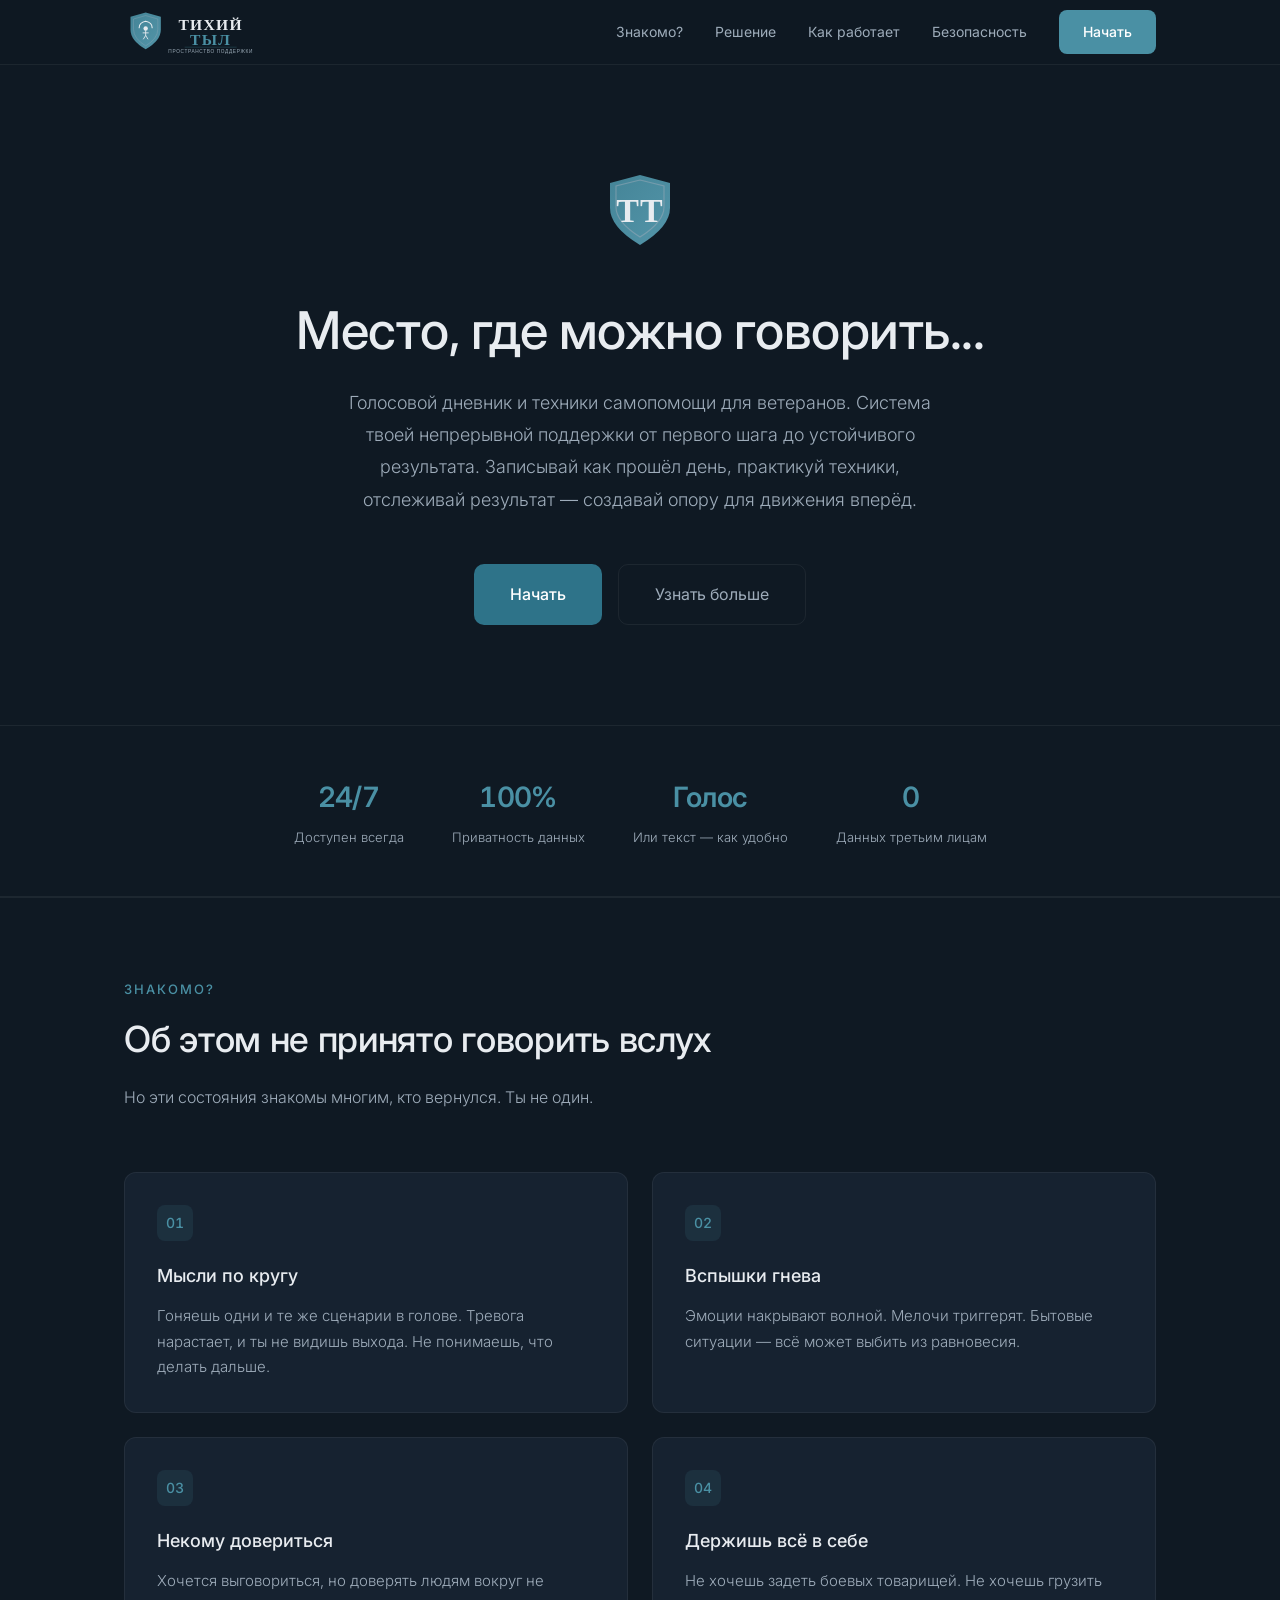
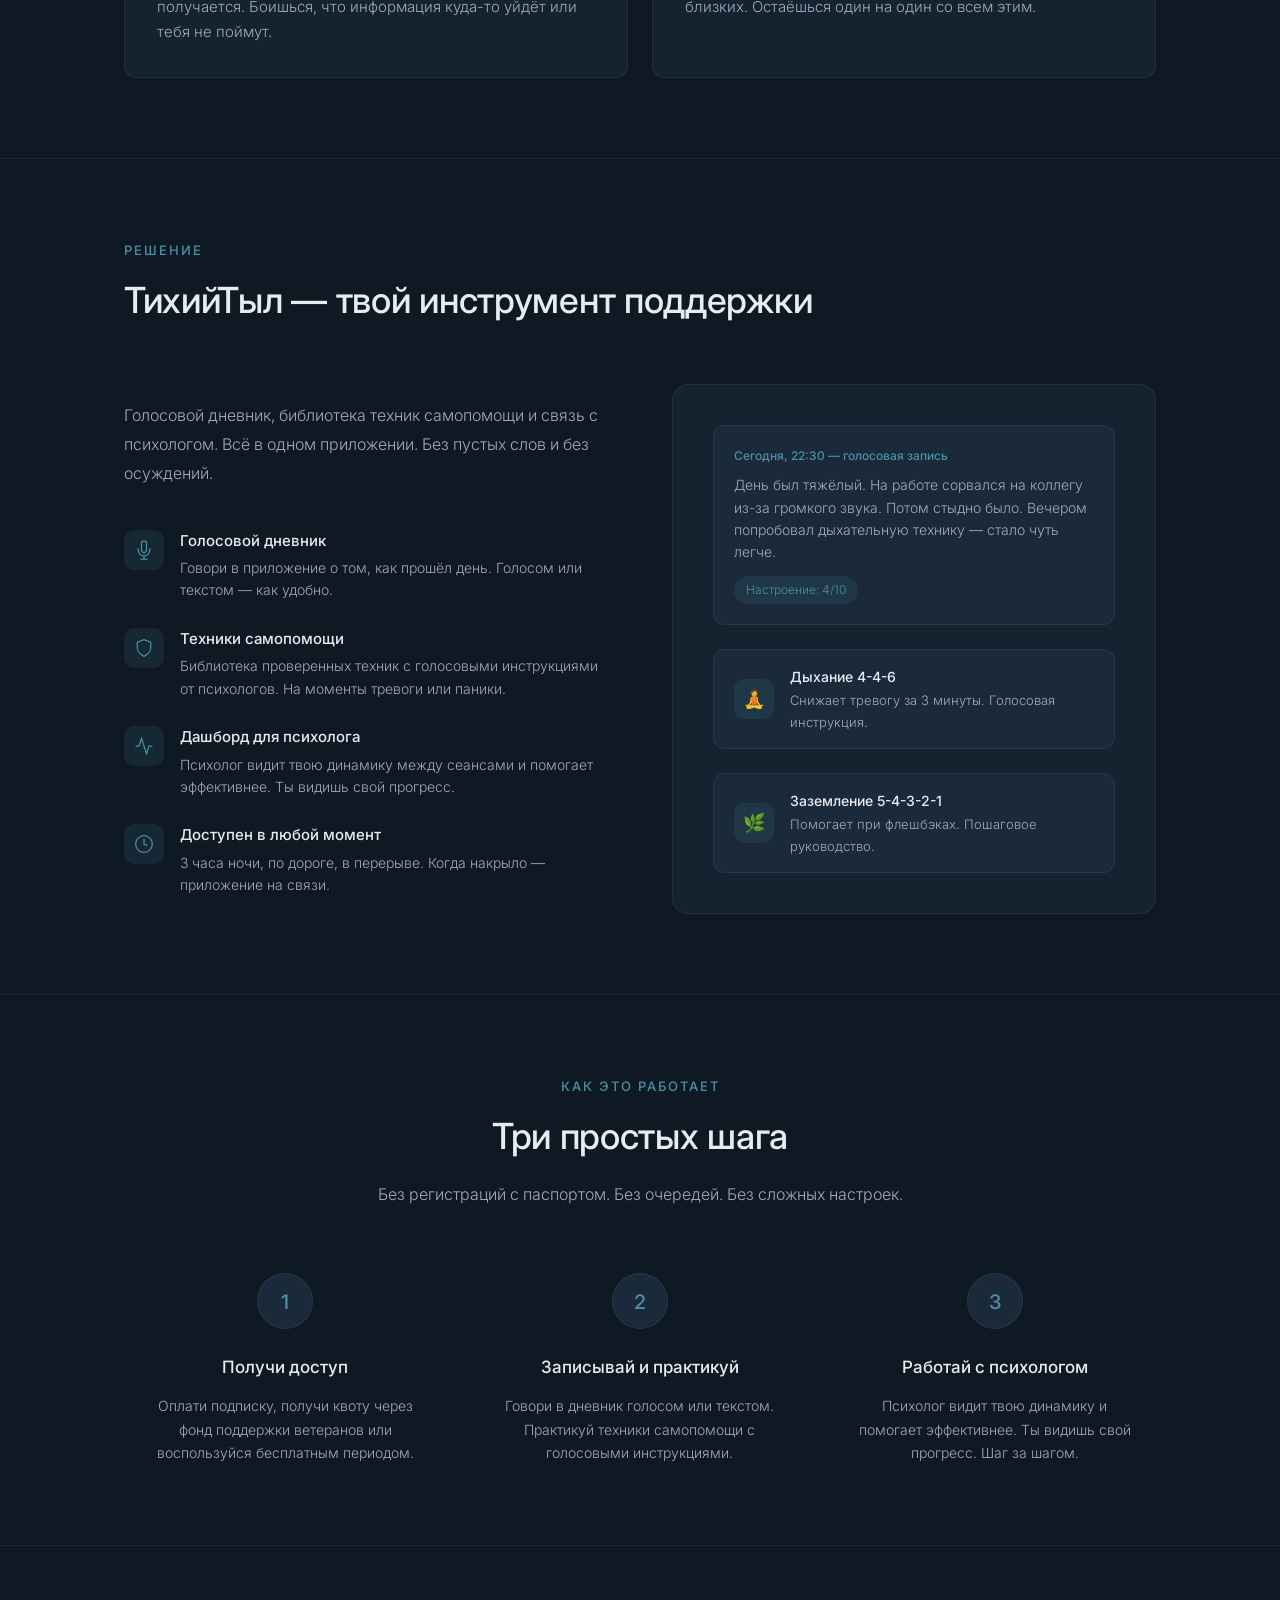
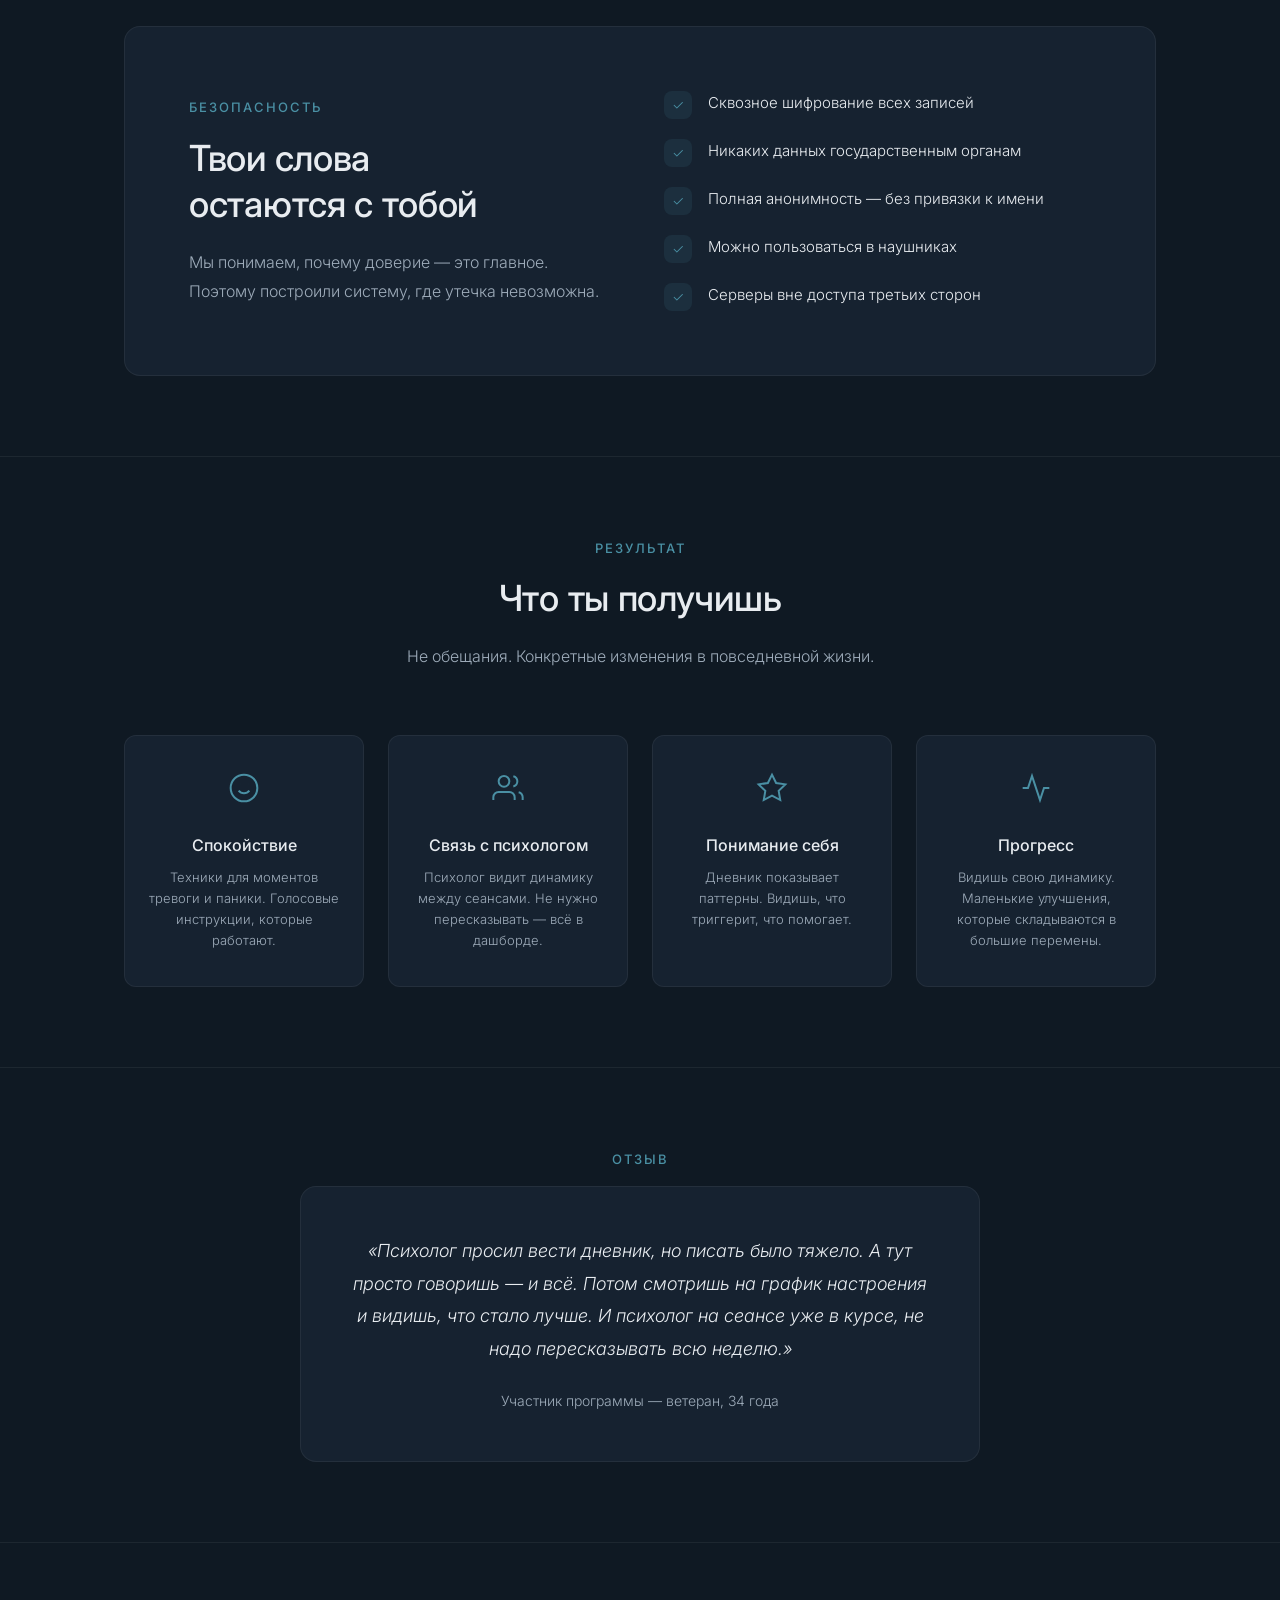
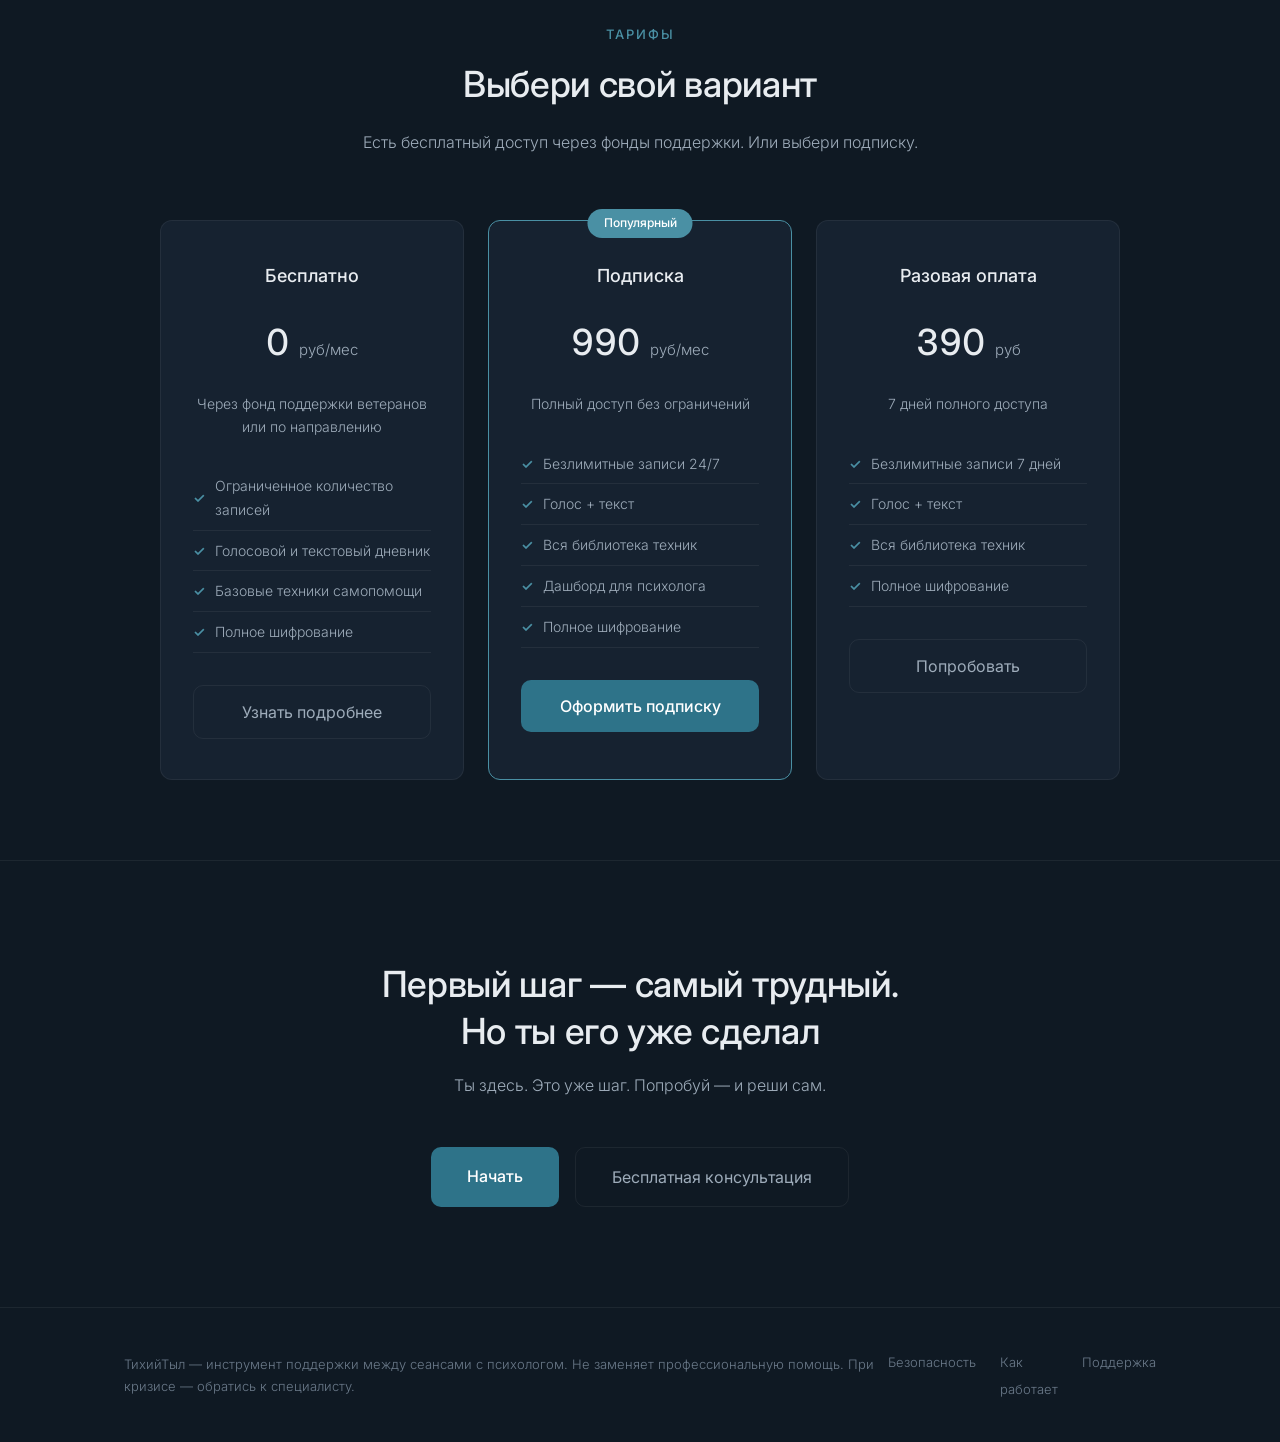
<file: landing/drafts/index3.html>
<!DOCTYPE html>
<html lang="ru" style="color-scheme: dark;">
<head>
    <meta charset="UTF-8">
    <meta name="viewport" content="width=device-width, initial-scale=1.0">
    <meta name="description" content="ТихийТыл — голосовой дневник настроения и техники самопомощи для ветеранов. Работай с психологом эффективнее. Анонимно. 24/7.">
    <title>ТихийТыл — Голосовой дневник и техники самопомощи для ветеранов</title>
    <link rel="canonical" href="https://xn--h1aadi5ads5c.xn--p1ai/">
    <meta name="theme-color" content="#0F1923">
    <link rel="icon" href="/favicon.svg" type="image/svg+xml">
    <meta property="og:type" content="website">
    <meta property="og:title" content="ТихийТыл — Голосовой дневник для ветеранов">
    <meta property="og:description" content="Голосовой дневник настроения + техники самопомощи для ветеранов с ПТСР. Работай с психологом эффективнее. Анонимно. 24/7.">
    <meta property="og:url" content="https://xn--h1aadi5ads5c.xn--p1ai/">
    <meta property="og:image" content="https://xn--h1aadi5ads5c.xn--p1ai/og-image.jpg">
    <meta name="twitter:card" content="summary_large_image">
    <meta name="twitter:title" content="ТихийТыл — Голосовой дневник для ветеранов">
    <meta name="twitter:description" content="Голосовой дневник настроения + техники самопомощи для ветеранов с ПТСР. Работай с психологом эффективнее. Анонимно. 24/7.">
    <meta name="twitter:image" content="https://xn--h1aadi5ads5c.xn--p1ai/og-image.jpg">
    <script type="application/ld+json">
    [
      {
        "@context": "https://schema.org",
        "@type": "Organization",
        "name": "ТихийТыл",
        "url": "https://xn--h1aadi5ads5c.xn--p1ai",
        "description": "Голосовой дневник настроения и техники самопомощи для ветеранов. Инструмент поддержки между сеансами с психологом.",
        "contactPoint": {
          "@type": "ContactPoint",
          "contactType": "customer support",
          "email": "support@тихийтыл.рф",
          "availableLanguage": "Russian"
        }
      },
      {
        "@context": "https://schema.org",
        "@type": "WebApplication",
        "name": "ТихийТыл",
        "url": "https://xn--h1aadi5ads5c.xn--p1ai/app",
        "applicationCategory": "HealthApplication",
        "operatingSystem": "Web",
        "description": "Голосовой дневник настроения и техники самопомощи для ветеранов",
        "offers": [
          {
            "@type": "Offer",
            "price": "0",
            "priceCurrency": "RUB",
            "description": "Бесплатный доступ через фонд поддержки"
          },
          {
            "@type": "Offer",
            "price": "990",
            "priceCurrency": "RUB",
            "description": "Подписка — полный доступ без ограничений"
          },
          {
            "@type": "Offer",
            "price": "390",
            "priceCurrency": "RUB",
            "description": "Разовая оплата — 7 дней полного доступа"
          }
        ]
      },
      {
        "@context": "https://schema.org",
        "@type": "FAQPage",
        "mainEntity": [
          {
            "@type": "Question",
            "name": "Как работает ТихийТыл?",
            "acceptedAnswer": {
              "@type": "Answer",
              "text": "Записывай голосом или текстом как прошёл день. Практикуй проверенные техники самопомощи с голосовыми инструкциями. Психолог видит твою динамику между сеансами и помогает эффективнее."
            }
          },
          {
            "@type": "Question",
            "name": "Безопасны ли мои данные в ТихийТыл?",
            "acceptedAnswer": {
              "@type": "Answer",
              "text": "Да. Все записи защищены сквозным шифрованием. Полная анонимность без привязки к имени. Никаких данных государственным органам. Серверы вне доступа третьих сторон."
            }
          },
          {
            "@type": "Question",
            "name": "Сколько стоит ТихийТыл?",
            "acceptedAnswer": {
              "@type": "Answer",
              "text": "Есть бесплатный доступ через фонды поддержки ветеранов. Подписка с полным доступом — 990 руб/мес. Разовый доступ на 7 дней — 390 руб."
            }
          }
        ]
      }
    ]
    </script>
    <link rel="preconnect" href="https://fonts.googleapis.com">
    <link rel="preconnect" href="https://fonts.gstatic.com" crossorigin>
    <link href="https://fonts.googleapis.com/css2?family=Inter:wght@300;400;500;600&display=swap" rel="stylesheet">
    <style>
        *, *::before, *::after {
            margin: 0;
            padding: 0;
            box-sizing: border-box;
        }

        :root {
            --bg-primary: #0F1923;
            --bg-secondary: #162230;
            --bg-card: #1A2A3A;
            --text-primary: #E8ECF0;
            --text-secondary: #9EACBA;
            --accent: #4A90A4;
            --accent-hover: #5BA3B8;
            --accent-subtle: rgba(74, 144, 164, 0.12);
            --border: rgba(255, 255, 255, 0.06);
            --radius: 12px;
            --color-error: #c44;
        }

        html {
            scroll-behavior: smooth;
        }

        body {
            font-family: 'Inter', -apple-system, BlinkMacSystemFont, sans-serif;
            background-color: var(--bg-primary);
            color: var(--text-primary);
            line-height: 1.7;
            font-weight: 300;
            -webkit-font-smoothing: antialiased;
        }

        .hidden { display: none; }

        .container {
            max-width: 1080px;
            margin: 0 auto;
            padding: 0 24px;
        }

        /* SKIP LINK */
        .skip-link {
            position: absolute;
            top: -100%;
            left: 16px;
            padding: 12px 24px;
            background: var(--accent);
            color: #fff;
            border-radius: 8px;
            font-size: 14px;
            text-decoration: none;
            z-index: 200;
        }

        .skip-link:focus {
            top: 12px;
        }

        /* FOCUS STYLES */
        a:focus-visible,
        button:focus-visible {
            outline: 2px solid var(--accent);
            outline-offset: 3px;
        }

        /* NAV */
        header {
            position: fixed;
            top: 0;
            left: 0;
            right: 0;
            z-index: 100;
            background: rgba(15, 25, 35, 0.85);
            backdrop-filter: blur(20px);
            border-bottom: 1px solid var(--border);
        }

        .nav {
            display: flex;
            justify-content: space-between;
            align-items: center;
            height: 64px;
        }

        .logo {
            text-decoration: none;
            display: flex;
            align-items: center;
        }

        .logo-header {
            height: 52px;
            width: auto;
        }

        .nav-links {
            display: flex;
            gap: 32px;
            list-style: none;
            align-items: center;
        }

        .nav-links a {
            font-size: 14px;
            font-weight: 400;
            color: var(--text-secondary);
            text-decoration: none;
            transition: color 0.2s;
        }

        .nav-links a:hover {
            color: var(--text-primary);
        }

        .nav-links .nav-cta {
            display: inline-block;
            padding: 10px 24px;
            background: var(--accent);
            color: #fff;
            border-radius: 8px;
            font-size: 14px;
            font-weight: 500;
            transition: background 0.2s;
        }

        .nav-links .nav-cta:hover {
            background: var(--accent-hover);
            color: #fff;
        }

        .mobile-menu-btn {
            display: none;
            background: none;
            border: none;
            cursor: pointer;
            padding: 8px;
        }

        .mobile-menu-btn span {
            display: block;
            width: 20px;
            height: 2px;
            background: var(--text-primary);
            margin: 4px 0;
            border-radius: 1px;
        }

        /* HERO */
        .hero {
            padding: 160px 0 100px;
            text-align: center;
        }

        .hero-badge {
            display: inline-block;
            padding: 6px 16px;
            background: var(--accent-subtle);
            color: var(--accent);
            border-radius: 100px;
            font-size: 13px;
            font-weight: 400;
            letter-spacing: 0.3px;
            margin-bottom: 32px;
        }

        .hero-shield {
            width: 100px;
            height: auto;
            margin-bottom: 32px;
        }

        .hero h1 {
            font-size: clamp(32px, 5vw, 52px);
            font-weight: 500;
            line-height: 1.2;
            margin-bottom: 24px;
            letter-spacing: -0.5px;
        }

        .hero p {
            font-size: 18px;
            color: var(--text-secondary);
            max-width: 620px;
            margin: 0 auto 48px;
            line-height: 1.8;
        }

        .cta-group {
            display: flex;
            gap: 16px;
            justify-content: center;
            flex-wrap: wrap;
        }

        .btn-primary {
            display: inline-flex;
            align-items: center;
            gap: 8px;
            padding: 16px 36px;
            background: #2E7389;
            color: #fff;
            text-decoration: none;
            border-radius: 10px;
            font-family: inherit;
            font-size: 16px;
            font-weight: 500;
            transition: background 0.2s, transform 0.2s;
            border: none;
            cursor: pointer;
        }

        .btn-primary:hover {
            background: var(--accent);
            transform: translateY(-1px);
        }

        .btn-secondary {
            display: inline-flex;
            align-items: center;
            gap: 8px;
            padding: 16px 36px;
            background: transparent;
            color: var(--text-secondary);
            text-decoration: none;
            border-radius: 10px;
            font-family: inherit;
            font-size: 16px;
            font-weight: 400;
            border: 1px solid var(--border);
            transition: border-color 0.2s, color 0.2s;
            cursor: pointer;
        }

        .btn-secondary:hover {
            border-color: var(--accent);
            color: var(--text-primary);
        }

        /* TRUST BAR */
        .trust-bar {
            padding: 48px 0;
            border-top: 1px solid var(--border);
            border-bottom: 1px solid var(--border);
        }

        .trust-items {
            display: flex;
            justify-content: center;
            gap: 48px;
            flex-wrap: wrap;
        }

        .trust-item {
            text-align: center;
        }

        .trust-item .number {
            font-size: 28px;
            font-weight: 600;
            color: var(--accent);
            letter-spacing: -0.02em;
        }

        .trust-item .label {
            font-size: 13px;
            color: var(--text-secondary);
            margin-top: 4px;
        }

        /* SECTION COMMON */
        section {
            padding: 80px 0;
        }

        .section-label {
            font-size: 13px;
            color: var(--accent);
            text-transform: uppercase;
            letter-spacing: 2px;
            font-weight: 500;
            margin-bottom: 16px;
        }

        .section-title {
            font-size: clamp(26px, 3.5vw, 36px);
            font-weight: 500;
            line-height: 1.3;
            margin-bottom: 20px;
            letter-spacing: -0.3px;
        }

        .section-desc {
            font-size: 16px;
            color: var(--text-secondary);
            max-width: 560px;
            line-height: 1.8;
        }

        /* PROBLEM */
        .problem {
            border-top: 1px solid var(--border);
        }

        .problem-grid {
            display: grid;
            grid-template-columns: 1fr 1fr;
            gap: 24px;
            margin-top: 60px;
        }

        .problem-item {
            padding: 32px;
            background: var(--bg-secondary);
            border-radius: var(--radius);
            border: 1px solid var(--border);
            transition: border-color 0.2s;
        }

        .problem-item:hover {
            border-color: rgba(74, 144, 164, 0.2);
        }

        .problem-item .number {
            display: inline-block;
            width: 36px;
            height: 36px;
            line-height: 36px;
            text-align: center;
            background: var(--accent-subtle);
            color: var(--accent);
            border-radius: 8px;
            font-size: 14px;
            font-weight: 500;
            margin-bottom: 20px;
        }

        .problem-item h3 {
            font-size: 18px;
            font-weight: 500;
            margin-bottom: 12px;
        }

        .problem-item p {
            font-size: 15px;
            color: var(--text-secondary);
            line-height: 1.7;
        }

        /* SOLUTION */
        .solution {
            border-top: 1px solid var(--border);
        }

        .solution-content {
            display: grid;
            grid-template-columns: 1fr 1fr;
            gap: 64px;
            margin-top: 60px;
            align-items: center;
        }

        .solution-features {
            list-style: none;
            display: flex;
            flex-direction: column;
            gap: 24px;
        }

        .solution-features li {
            display: flex;
            gap: 16px;
            align-items: flex-start;
        }

        .feature-icon {
            width: 40px;
            height: 40px;
            min-width: 40px;
            background: var(--accent-subtle);
            border-radius: 10px;
            display: flex;
            align-items: center;
            justify-content: center;
            margin-top: 2px;
        }

        .feature-text h4 {
            font-size: 15px;
            font-weight: 500;
            margin-bottom: 4px;
        }

        .feature-text p {
            font-size: 14px;
            color: var(--text-secondary);
            line-height: 1.6;
        }

        .solution-visual {
            background: var(--bg-secondary);
            border: 1px solid var(--border);
            border-radius: 16px;
            padding: 40px;
            display: flex;
            flex-direction: column;
            gap: 24px;
        }

        .diary-entry {
            padding: 20px;
            background: var(--bg-card);
            border: 1px solid var(--border);
            border-radius: 12px;
        }

        .diary-entry .entry-date {
            font-size: 12px;
            font-weight: 500;
            color: var(--accent);
            margin-bottom: 8px;
        }

        .diary-entry .entry-text {
            font-size: 14px;
            line-height: 1.6;
            color: var(--text-secondary);
        }

        .diary-entry .entry-mood {
            display: inline-block;
            margin-top: 12px;
            padding: 4px 12px;
            background: var(--accent-subtle);
            color: var(--accent);
            border-radius: 100px;
            font-size: 12px;
        }

        .technique-card {
            padding: 16px 20px;
            background: var(--bg-card);
            border: 1px solid var(--border);
            border-radius: 12px;
            display: flex;
            align-items: center;
            gap: 16px;
        }

        .technique-card .tech-icon {
            width: 40px;
            height: 40px;
            min-width: 40px;
            background: var(--accent-subtle);
            border-radius: 10px;
            display: flex;
            align-items: center;
            justify-content: center;
            font-size: 18px;
        }

        .technique-card .tech-text {
            font-size: 14px;
            line-height: 1.5;
        }

        .technique-card .tech-text strong {
            display: block;
            font-weight: 500;
            margin-bottom: 2px;
        }

        .technique-card .tech-text span {
            color: var(--text-secondary);
            font-size: 13px;
        }

        /* HOW IT WORKS */
        .how-it-works {
            border-top: 1px solid var(--border);
        }

        .how-header {
            text-align: center;
            margin-bottom: 64px;
        }

        .how-header .section-desc {
            margin: 0 auto;
        }

        .steps {
            display: grid;
            grid-template-columns: repeat(3, 1fr);
            gap: 32px;
        }

        .step {
            text-align: center;
            padding: 0 16px;
        }

        .step-number {
            width: 56px;
            height: 56px;
            line-height: 56px;
            text-align: center;
            background: var(--bg-card);
            border: 1px solid var(--border);
            color: var(--accent);
            border-radius: 50%;
            font-size: 20px;
            font-weight: 500;
            margin: 0 auto 24px;
        }

        .step h3 {
            font-size: 17px;
            font-weight: 500;
            margin-bottom: 12px;
        }

        .step p {
            font-size: 14px;
            color: var(--text-secondary);
            line-height: 1.7;
        }

        /* PRIVACY */
        .privacy {
            border-top: 1px solid var(--border);
        }

        .privacy-inner {
            background: var(--bg-secondary);
            border-radius: 16px;
            border: 1px solid var(--border);
            padding: 64px;
            display: grid;
            grid-template-columns: 1fr 1fr;
            gap: 48px;
            align-items: center;
        }

        .privacy-list {
            list-style: none;
            display: flex;
            flex-direction: column;
            gap: 20px;
        }

        .privacy-list li {
            display: flex;
            align-items: flex-start;
            gap: 16px;
            font-size: 15px;
            line-height: 1.6;
        }

        .privacy-list .check {
            flex-shrink: 0;
            width: 28px;
            height: 28px;
            line-height: 28px;
            text-align: center;
            background: var(--accent-subtle);
            color: var(--accent);
            border-radius: 8px;
            font-size: 14px;
        }

        /* RESULTS */
        .results {
            border-top: 1px solid var(--border);
        }

        .results-header {
            text-align: center;
            margin-bottom: 64px;
        }

        .results-header .section-desc {
            margin: 0 auto;
        }

        .results-grid {
            display: grid;
            grid-template-columns: repeat(4, 1fr);
            gap: 24px;
        }

        .result-card {
            text-align: center;
            padding: 36px 20px;
            background: var(--bg-secondary);
            border-radius: var(--radius);
            border: 1px solid var(--border);
            transition: border-color 0.2s;
        }

        .result-card:hover {
            border-color: rgba(74, 144, 164, 0.3);
        }

        .result-card .icon {
            margin-bottom: 20px;
            display: block;
        }

        .result-card h3 {
            font-size: 16px;
            font-weight: 500;
            margin-bottom: 8px;
        }

        .result-card p {
            font-size: 13px;
            color: var(--text-secondary);
            line-height: 1.6;
        }

        /* TESTIMONIAL */
        .testimonial {
            border-top: 1px solid var(--border);
            text-align: center;
        }

        .quote-block {
            max-width: 680px;
            margin: 0 auto;
            padding: 48px;
            background: var(--bg-secondary);
            border-radius: 16px;
            border: 1px solid var(--border);
        }

        .quote-block blockquote {
            font-size: 18px;
            line-height: 1.8;
            font-style: italic;
            font-weight: 300;
            margin-bottom: 24px;
            color: var(--text-primary);
        }

        .quote-block figcaption {
            font-size: 14px;
            color: var(--text-secondary);
        }

        /* PRICING */
        .pricing {
            border-top: 1px solid var(--border);
        }

        .pricing-header {
            text-align: center;
            margin-bottom: 64px;
        }

        .pricing-header .section-desc {
            margin: 0 auto;
        }

        .pricing-cards {
            display: grid;
            grid-template-columns: repeat(3, 1fr);
            gap: 24px;
            max-width: 960px;
            margin: 0 auto;
        }

        .pricing-card {
            padding: 40px 32px;
            background: var(--bg-secondary);
            border-radius: var(--radius);
            border: 1px solid var(--border);
            text-align: center;
            transition: border-color 0.2s;
        }

        .pricing-card.featured {
            border-color: var(--accent);
            position: relative;
        }

        .pricing-card.featured::before {
            content: "Популярный";
            position: absolute;
            top: -12px;
            left: 50%;
            transform: translateX(-50%);
            background: var(--accent);
            color: #fff;
            padding: 4px 16px;
            border-radius: 100px;
            font-size: 12px;
            font-weight: 500;
        }

        .pricing-card h3 {
            font-size: 18px;
            font-weight: 500;
            margin-bottom: 8px;
        }

        .pricing-card .price {
            font-size: 36px;
            font-weight: 500;
            margin: 20px 0;
        }

        .pricing-card .price span {
            font-size: 15px;
            font-weight: 300;
            color: var(--text-secondary);
        }

        .pricing-card .price-desc {
            font-size: 14px;
            color: var(--text-secondary);
            margin-bottom: 28px;
            line-height: 1.6;
        }

        .pricing-card ul {
            list-style: none;
            text-align: left;
            margin-bottom: 32px;
        }

        .pricing-card ul li {
            font-size: 14px;
            color: var(--text-secondary);
            padding: 8px 0;
            border-bottom: 1px solid var(--border);
            display: flex;
            align-items: center;
            gap: 10px;
        }

        .pricing-card ul li::before {
            content: "\2713";
            color: var(--accent);
            font-weight: 600;
            flex-shrink: 0;
        }

        .pricing-card .btn-primary,
        .pricing-card .btn-secondary {
            width: 100%;
            text-align: center;
            justify-content: center;
        }

        /* FINAL CTA */
        .final-cta {
            border-top: 1px solid var(--border);
            text-align: center;
            padding: 100px 0;
        }

        .final-cta .section-title {
            max-width: 560px;
            margin: 0 auto 16px;
        }

        .final-cta .section-desc {
            margin: 0 auto 48px;
        }

        /* FOOTER */
        footer {
            border-top: 1px solid var(--border);
            padding: 40px 0;
        }

        .footer-content {
            display: flex;
            justify-content: space-between;
            align-items: center;
        }

        .footer-text {
            font-size: 13px;
            color: #6B7A8A;
        }

        .footer-links {
            display: flex;
            gap: 24px;
            list-style: none;
        }

        .footer-links a {
            font-size: 13px;
            color: #6B7A8A;
            text-decoration: none;
            transition: color 0.2s;
        }

        .footer-links a:hover {
            color: var(--text-primary);
        }

        /* MODAL */
        .modal-overlay {
            display: none;
            position: fixed;
            inset: 0;
            background: rgba(0, 0, 0, 0.6);
            backdrop-filter: blur(4px);
            z-index: 200;
            align-items: center;
            justify-content: center;
        }

        .modal-overlay.active {
            display: flex;
        }

        .modal {
            background: var(--bg-secondary);
            border: 1px solid var(--border);
            border-radius: 16px;
            padding: 48px;
            max-width: 480px;
            width: 90%;
            position: relative;
        }

        .modal-close {
            position: absolute;
            top: 16px;
            right: 16px;
            background: none;
            border: none;
            font-size: 24px;
            cursor: pointer;
            color: var(--text-secondary);
            padding: 4px 8px;
            line-height: 1;
        }

        .modal h2 {
            font-size: 22px;
            font-weight: 600;
            margin-bottom: 8px;
            letter-spacing: -0.02em;
        }

        .modal > p {
            font-size: 14px;
            color: var(--text-secondary);
            margin-bottom: 32px;
        }

        .form-group {
            margin-bottom: 20px;
        }

        .form-group label {
            display: block;
            font-size: 13px;
            font-weight: 500;
            margin-bottom: 6px;
            color: var(--text-primary);
        }

        .form-group input,
        .form-group textarea {
            width: 100%;
            padding: 12px 16px;
            font-family: inherit;
            font-size: 14px;
            border: 1px solid var(--border);
            border-radius: 8px;
            background: var(--bg-primary);
            color: var(--text-primary);
            outline: none;
            transition: border-color 0.2s;
        }

        .form-group input:focus,
        .form-group textarea:focus {
            border-color: var(--accent);
        }

        .form-group input.error {
            border-color: var(--color-error);
        }

        .form-error {
            display: block;
            color: var(--color-error);
            font-size: 13px;
            margin-top: 4px;
        }

        .form-error.hidden {
            display: none;
        }

        .form-group textarea {
            resize: vertical;
            min-height: 80px;
        }

        .form-submit {
            width: 100%;
            margin-top: 8px;
            justify-content: center;
        }

        .modal-success {
            text-align: center;
            padding: 32px 0;
        }

        .modal-success .checkmark {
            font-size: 32px;
            margin-bottom: 16px;
            color: var(--accent);
        }

        .modal-success h2 {
            margin-bottom: 8px;
        }

        .modal-success p {
            font-size: 14px;
            color: var(--text-secondary);
        }

        .modal-success .btn-secondary {
            margin-top: 24px;
        }

        /* RESPONSIVE */
        @media (max-width: 768px) {
            section {
                padding: 60px 0;
            }

            .nav-links {
                display: none;
            }

            .mobile-menu-btn {
                display: block;
            }

            .nav-links.active {
                display: flex;
                flex-direction: column;
                position: absolute;
                top: 64px;
                left: 0;
                right: 0;
                background: var(--bg-primary);
                padding: 24px;
                border-bottom: 1px solid var(--border);
                gap: 16px;
            }

            .hero {
                padding: 130px 0 60px;
            }

            .problem-grid,
            .steps,
            .results-grid,
            .pricing-cards {
                grid-template-columns: 1fr;
            }

            .solution-content {
                grid-template-columns: 1fr;
                gap: 40px;
            }

            .privacy-inner {
                grid-template-columns: 1fr;
                padding: 36px 28px;
            }

            .footer-content {
                flex-direction: column;
                gap: 16px;
                text-align: center;
            }
        }

        @media (max-width: 1024px) and (min-width: 769px) {
            .results-grid {
                grid-template-columns: repeat(2, 1fr);
            }

            .pricing-cards {
                grid-template-columns: 1fr 1fr;
            }
        }

        /* Scroll offset for fixed header */
        [id] {
            scroll-margin-top: 80px;
        }

        /* Balanced headings */
        .section-title, h1 {
            text-wrap: balance;
        }

        /* Tabular numbers for prices */
        .price, .number {
            font-variant-numeric: tabular-nums;
        }

        /* Touch delay fix */
        html {
            touch-action: manipulation;
        }

        /* Form focus-visible */
        .form-group input:focus-visible,
        .form-group textarea:focus-visible {
            border-color: var(--accent);
            box-shadow: 0 0 0 2px rgba(74, 144, 164, 0.3);
        }

        /* Modal overscroll */
        .modal-overlay {
            overscroll-behavior: contain;
        }

        /* Reduced motion */
        @media (prefers-reduced-motion: reduce) {
            *, *::before, *::after {
                animation-duration: 0.01ms !important;
                transition-duration: 0.01ms !important;
            }
        }
    </style>
</head>
<body>

<!-- SKIP LINK -->
<a href="#main" class="skip-link">Перейти к основному содержанию</a>

<!-- NAV -->
<header>
    <div class="container">
        <nav class="nav" aria-label="Основная навигация">
            <a href="#" class="logo"><img src="../assets/logos/logo_styled_centered.svg" alt="ТихийТыл" class="logo-header"></a>
            <ul class="nav-links" id="navLinks">
                <li><a href="#problems">Знакомо?</a></li>
                <li><a href="#solution">Решение</a></li>
                <li><a href="#how">Как работает</a></li>
                <li><a href="#privacy">Безопасность</a></li>
                <li><a href="/app" class="nav-cta">Начать</a></li>
            </ul>
            <button class="mobile-menu-btn" id="mobileMenuBtn" aria-label="Меню" aria-expanded="false">
                <span></span><span></span><span></span>
            </button>
        </nav>
    </div>
</header>

<main id="main">

<!-- HERO -->
<section class="hero">
    <div class="container">
        <img src="../assets/logos/logo_shield_white.svg" alt="ТихийТыл" class="hero-shield">
        <h1>Место, где можно говорить...</h1>
        <p>Голосовой дневник и техники самопомощи для ветеранов. Система твоей непрерывной поддержки от первого шага до устойчивого результата. Записывай как прошёл день, практикуй техники, отслеживай результат — создавай опору для движения вперёд.</p>
        <div class="cta-group">
            <a href="/app" class="btn-primary">Начать</a>
            <a href="#solution" class="btn-secondary">Узнать больше</a>
        </div>
    </div>
</section>

<!-- TRUST BAR -->
<section class="trust-bar" aria-label="Ключевые показатели">
    <div class="container">
        <div class="trust-items">
            <div class="trust-item">
                <div class="number">24/7</div>
                <div class="label">Доступен всегда</div>
            </div>
            <div class="trust-item">
                <div class="number">100%</div>
                <div class="label">Приватность данных</div>
            </div>
            <div class="trust-item">
                <div class="number">Голос</div>
                <div class="label">Или текст — как удобно</div>
            </div>
            <div class="trust-item">
                <div class="number">0</div>
                <div class="label">Данных третьим лицам</div>
            </div>
        </div>
    </div>
</section>

<!-- PROBLEM -->
<section class="problem" id="problems">
    <div class="container">
        <p class="section-label">Знакомо?</p>
        <h2 class="section-title">Об этом не принято говорить вслух</h2>
        <p class="section-desc">Но эти состояния знакомы многим, кто вернулся. Ты не один.</p>

        <div class="problem-grid">
            <div class="problem-item">
                <div class="number">01</div>
                <h3>Мысли по кругу</h3>
                <p>Гоняешь одни и те же сценарии в голове. Тревога нарастает, и ты не видишь выхода. Не понимаешь, что делать дальше.</p>
            </div>
            <div class="problem-item">
                <div class="number">02</div>
                <h3>Вспышки гнева</h3>
                <p>Эмоции накрывают волной. Мелочи триггерят. Бытовые ситуации — всё может выбить из равновесия.</p>
            </div>
            <div class="problem-item">
                <div class="number">03</div>
                <h3>Некому довериться</h3>
                <p>Хочется выговориться, но доверять людям вокруг не получается. Боишься, что информация куда-то уйдёт или тебя не поймут.</p>
            </div>
            <div class="problem-item">
                <div class="number">04</div>
                <h3>Держишь всё в себе</h3>
                <p>Не хочешь задеть боевых товарищей. Не хочешь грузить близких. Остаёшься один на один со всем этим.</p>
            </div>
        </div>
    </div>
</section>

<!-- SOLUTION -->
<section class="solution" id="solution">
    <div class="container">
        <p class="section-label">Решение</p>
        <h2 class="section-title">ТихийТыл &mdash; твой инструмент поддержки</h2>
        <div class="solution-content">
            <div class="solution-text">
                <p class="section-desc" style="margin-bottom: 40px;">Голосовой дневник, библиотека техник самопомощи и связь с психологом. Всё в одном приложении. Без пустых слов и без осуждений.</p>
                <ul class="solution-features">
                    <li>
                        <div class="feature-icon" aria-hidden="true">
                            <svg width="20" height="20" fill="none" stroke="#4A90A4" stroke-width="1.5" viewBox="0 0 24 24"><path d="M12 1a3 3 0 00-3 3v8a3 3 0 006 0V4a3 3 0 00-3-3z"/><path d="M19 10v2a7 7 0 01-14 0v-2"/><line x1="12" y1="19" x2="12" y2="23"/><line x1="8" y1="23" x2="16" y2="23"/></svg>
                        </div>
                        <div class="feature-text">
                            <h4>Голосовой дневник</h4>
                            <p>Говори в приложение о том, как прошёл день. Голосом или текстом — как удобно.</p>
                        </div>
                    </li>
                    <li>
                        <div class="feature-icon" aria-hidden="true">
                            <svg width="20" height="20" fill="none" stroke="#4A90A4" stroke-width="1.5" viewBox="0 0 24 24"><path d="M12 22s8-4 8-10V5l-8-3-8 3v7c0 6 8 10 8 10z"/></svg>
                        </div>
                        <div class="feature-text">
                            <h4>Техники самопомощи</h4>
                            <p>Библиотека проверенных техник с голосовыми инструкциями от психологов. На моменты тревоги или паники.</p>
                        </div>
                    </li>
                    <li>
                        <div class="feature-icon" aria-hidden="true">
                            <svg width="20" height="20" fill="none" stroke="#4A90A4" stroke-width="1.5" viewBox="0 0 24 24"><path d="M22 12h-4l-3 9L9 3l-3 9H2"/></svg>
                        </div>
                        <div class="feature-text">
                            <h4>Дашборд для психолога</h4>
                            <p>Психолог видит твою динамику между сеансами и помогает эффективнее. Ты видишь свой прогресс.</p>
                        </div>
                    </li>
                    <li>
                        <div class="feature-icon" aria-hidden="true">
                            <svg width="20" height="20" fill="none" stroke="#4A90A4" stroke-width="1.5" viewBox="0 0 24 24"><circle cx="12" cy="12" r="10"/><path d="M12 6v6l4 2"/></svg>
                        </div>
                        <div class="feature-text">
                            <h4>Доступен в любой момент</h4>
                            <p>3 часа ночи, по дороге, в перерыве. Когда накрыло &mdash; приложение на связи.</p>
                        </div>
                    </li>
                </ul>
            </div>
            <div class="solution-visual" aria-label="Пример голосового дневника">
                <div class="diary-entry">
                    <div class="entry-date">Сегодня, 22:30 — голосовая запись</div>
                    <div class="entry-text">День был тяжёлый. На работе сорвался на коллегу из-за громкого звука. Потом стыдно было. Вечером попробовал дыхательную технику — стало чуть легче.</div>
                    <div class="entry-mood">Настроение: 4/10</div>
                </div>
                <div class="technique-card">
                    <div class="tech-icon">🧘</div>
                    <div class="tech-text">
                        <strong>Дыхание 4-4-6</strong>
                        <span>Снижает тревогу за 3 минуты. Голосовая инструкция.</span>
                    </div>
                </div>
                <div class="technique-card">
                    <div class="tech-icon">🌿</div>
                    <div class="tech-text">
                        <strong>Заземление 5-4-3-2-1</strong>
                        <span>Помогает при флешбэках. Пошаговое руководство.</span>
                    </div>
                </div>
            </div>
        </div>
    </div>
</section>

<!-- HOW IT WORKS -->
<section class="how-it-works" id="how">
    <div class="container">
        <div class="how-header">
            <p class="section-label">Как это работает</p>
            <h2 class="section-title">Три простых шага</h2>
            <p class="section-desc">Без регистраций с паспортом. Без очередей. Без сложных настроек.</p>
        </div>

        <div class="steps">
            <div class="step">
                <div class="step-number">1</div>
                <h3>Получи доступ</h3>
                <p>Оплати подписку, получи квоту через фонд поддержки ветеранов или воспользуйся бесплатным периодом.</p>
            </div>
            <div class="step">
                <div class="step-number">2</div>
                <h3>Записывай и практикуй</h3>
                <p>Говори в дневник голосом или текстом. Практикуй техники самопомощи с голосовыми инструкциями.</p>
            </div>
            <div class="step">
                <div class="step-number">3</div>
                <h3>Работай с психологом</h3>
                <p>Психолог видит твою динамику и помогает эффективнее. Ты видишь свой прогресс. Шаг за шагом.</p>
            </div>
        </div>
    </div>
</section>

<!-- PRIVACY -->
<section class="privacy" id="privacy">
    <div class="container">
        <div class="privacy-inner">
            <div>
                <p class="section-label">Безопасность</p>
                <h2 class="section-title">Твои слова остаются с тобой</h2>
                <p class="section-desc">Мы понимаем, почему доверие &mdash; это главное. Поэтому построили систему, где утечка невозможна.</p>
            </div>
            <ul class="privacy-list">
                <li><span class="check" aria-hidden="true">&check;</span>Сквозное шифрование всех записей</li>
                <li><span class="check" aria-hidden="true">&check;</span>Никаких данных государственным органам</li>
                <li><span class="check" aria-hidden="true">&check;</span>Полная анонимность &mdash; без привязки к имени</li>
                <li><span class="check" aria-hidden="true">&check;</span>Можно пользоваться в наушниках</li>
                <li><span class="check" aria-hidden="true">&check;</span>Серверы вне доступа третьих сторон</li>
            </ul>
        </div>
    </div>
</section>

<!-- RESULTS -->
<section class="results">
    <div class="container">
        <div class="results-header">
            <p class="section-label">Результат</p>
            <h2 class="section-title">Что ты получишь</h2>
            <p class="section-desc">Не обещания. Конкретные изменения в повседневной жизни.</p>
        </div>

        <div class="results-grid">
            <div class="result-card">
                <span class="icon" aria-hidden="true">
                    <svg width="32" height="32" fill="none" stroke="#4A90A4" stroke-width="1.5" viewBox="0 0 24 24"><circle cx="12" cy="12" r="10"/><path d="M8 14s1.5 2 4 2 4-2 4-2"/><line x1="9" y1="9" x2="9.01" y2="9"/><line x1="15" y1="9" x2="15.01" y2="9"/></svg>
                </span>
                <h3>Спокойствие</h3>
                <p>Техники для моментов тревоги и паники. Голосовые инструкции, которые работают.</p>
            </div>
            <div class="result-card">
                <span class="icon" aria-hidden="true">
                    <svg width="32" height="32" fill="none" stroke="#4A90A4" stroke-width="1.5" viewBox="0 0 24 24"><path d="M17 21v-2a4 4 0 00-4-4H5a4 4 0 00-4 4v2"/><circle cx="9" cy="7" r="4"/><path d="M23 21v-2a4 4 0 00-3-3.87M16 3.13a4 4 0 010 7.75"/></svg>
                </span>
                <h3>Связь с психологом</h3>
                <p>Психолог видит динамику между сеансами. Не нужно пересказывать — всё в дашборде.</p>
            </div>
            <div class="result-card">
                <span class="icon" aria-hidden="true">
                    <svg width="32" height="32" fill="none" stroke="#4A90A4" stroke-width="1.5" viewBox="0 0 24 24"><polygon points="12 2 15.09 8.26 22 9.27 17 14.14 18.18 21.02 12 17.77 5.82 21.02 7 14.14 2 9.27 8.91 8.26 12 2"/></svg>
                </span>
                <h3>Понимание себя</h3>
                <p>Дневник показывает паттерны. Видишь, что триггерит, что помогает.</p>
            </div>
            <div class="result-card">
                <span class="icon" aria-hidden="true">
                    <svg width="32" height="32" fill="none" stroke="#4A90A4" stroke-width="1.5" viewBox="0 0 24 24"><path d="M22 12h-4l-3 9L9 3l-3 9H2"/></svg>
                </span>
                <h3>Прогресс</h3>
                <p>Видишь свою динамику. Маленькие улучшения, которые складываются в большие перемены.</p>
            </div>
        </div>
    </div>
</section>

<!-- TESTIMONIAL -->
<section class="testimonial">
    <div class="container">
        <p class="section-label">Отзыв</p>
        <figure class="quote-block">
            <blockquote>&laquo;Психолог просил вести дневник, но писать было тяжело. А тут просто говоришь — и всё. Потом смотришь на график настроения и видишь, что стало лучше. И психолог на сеансе уже в курсе, не надо пересказывать всю неделю.&raquo;</blockquote>
            <figcaption>Участник программы &mdash; ветеран, 34 года</figcaption>
        </figure>
    </div>
</section>

<!-- PRICING -->
<section class="pricing" id="pricing">
    <div class="container">
        <div class="pricing-header">
            <p class="section-label">Тарифы</p>
            <h2 class="section-title">Выбери свой вариант</h2>
            <p class="section-desc">Есть бесплатный доступ через фонды поддержки. Или выбери подписку.</p>
        </div>

        <div class="pricing-cards">
            <div class="pricing-card">
                <h3>Бесплатно</h3>
                <div class="price">0 <span>руб/мес</span></div>
                <div class="price-desc">Через фонд поддержки ветеранов или по направлению</div>
                <ul>
                    <li>Ограниченное количество записей</li>
                    <li>Голосовой и текстовый дневник</li>
                    <li>Базовые техники самопомощи</li>
                    <li>Полное шифрование</li>
                </ul>
                <button class="btn-secondary" data-modal="consult">Узнать подробнее</button>
            </div>
            <div class="pricing-card featured">
                <h3>Подписка</h3>
                <div class="price">990 <span>руб/мес</span></div>
                <div class="price-desc">Полный доступ без ограничений</div>
                <ul>
                    <li>Безлимитные записи 24/7</li>
                    <li>Голос + текст</li>
                    <li>Вся библиотека техник</li>
                    <li>Дашборд для психолога</li>
                    <li>Полное шифрование</li>
                </ul>
                <button class="btn-primary" data-modal="buy">Оформить подписку</button>
            </div>
            <div class="pricing-card">
                <h3>Разовая оплата</h3>
                <div class="price">390 <span>руб</span></div>
                <div class="price-desc">7 дней полного доступа</div>
                <ul>
                    <li>Безлимитные записи 7 дней</li>
                    <li>Голос + текст</li>
                    <li>Вся библиотека техник</li>
                    <li>Полное шифрование</li>
                </ul>
                <button class="btn-secondary" data-modal="buy">Попробовать</button>
            </div>
        </div>
    </div>
</section>

<!-- FINAL CTA -->
<section class="final-cta" id="contact">
    <div class="container">
        <h2 class="section-title">Первый шаг &mdash; самый трудный.<br>Но ты его уже сделал</h2>
        <p class="section-desc">Ты здесь. Это уже шаг. Попробуй &mdash; и реши сам.</p>
        <div class="cta-group">
            <a href="/app" class="btn-primary">Начать</a>
            <button class="btn-secondary" data-modal="consult">Бесплатная консультация</button>
        </div>
    </div>
</section>

</main>

<!-- FOOTER -->
<footer>
    <div class="container">
        <div class="footer-content">
            <div class="footer-text">ТихийТыл — инструмент поддержки между сеансами с психологом. Не заменяет профессиональную помощь. При кризисе — обратись к специалисту.</div>
            <ul class="footer-links">
                <li><a href="#privacy">Безопасность</a></li>
                <li><a href="#how">Как работает</a></li>
                <li><a href="mailto:support@тихийтыл.рф">Поддержка</a></li>
            </ul>
        </div>
    </div>
</footer>

<!-- MODAL -->
<div class="modal-overlay" id="modalOverlay" role="dialog" aria-modal="true" aria-labelledby="modalTitle">
    <div class="modal">
        <button class="modal-close" id="modalClose" aria-label="Закрыть">&times;</button>

        <div id="modalFormState">
            <h2 id="modalTitle">Заголовок</h2>
            <p id="modalDesc">Описание</p>
            <form id="modalForm">
                <div class="form-group">
                    <label for="formName">Как к тебе обращаться</label>
                    <input type="text" id="formName" placeholder="Имя или позывной…" autocomplete="name">
                </div>
                <div class="form-group">
                    <label for="formContact">Куда отправить доступ</label>
                    <input type="text" id="formContact" placeholder="Telegram, email или телефон…" autocomplete="email" aria-describedby="contactError" required aria-required="true">
                    <span id="contactError" class="form-error hidden" role="alert">Укажите контакт для связи</span>
                </div>
                <div class="form-group hidden" id="messageGroup">
                    <label for="formMessage">Сообщение (по желанию)</label>
                    <textarea id="formMessage" placeholder="Расскажи, что для тебя сейчас актуально…"></textarea>
                </div>
                <button type="submit" class="btn-primary form-submit" id="formSubmit">Отправить</button>
            </form>
        </div>

        <div id="modalSuccessState" class="modal-success hidden" aria-live="polite">
            <div class="checkmark" aria-hidden="true">&#10003;</div>
            <h2>Принято</h2>
            <p>Мы свяжемся с тобой в ближайшее время.</p>
            <button class="btn-secondary" id="modalSuccessClose">Закрыть</button>
        </div>
    </div>
</div>

<script>
    (function() {
        var overlay = document.getElementById('modalOverlay');
        var modalTitle = document.getElementById('modalTitle');
        var modalDesc = document.getElementById('modalDesc');
        var msgGroup = document.getElementById('messageGroup');
        var submitBtn = document.getElementById('formSubmit');
        var formContact = document.getElementById('formContact');
        var formState = document.getElementById('modalFormState');
        var successState = document.getElementById('modalSuccessState');
        var modalForm = document.getElementById('modalForm');
        var navLinks = document.getElementById('navLinks');
        var mobileMenuBtn = document.getElementById('mobileMenuBtn');
        var contactError = document.getElementById('contactError');

        var MODAL_CONFIG = {
            buy: {
                title: 'Оформить доступ',
                desc: 'Оставь контакт \u2014 мы отправим доступ к приложению.',
                showMessage: false,
                submit: 'Получить доступ'
            },
            consult: {
                title: 'Бесплатная консультация',
                desc: 'Расскажем, как работает ТихийТыл и ответим на вопросы.',
                showMessage: true,
                submit: 'Записаться'
            }
        };

        function openModal(type) {
            var config = MODAL_CONFIG[type];
            if (!config) return;

            modalTitle.textContent = config.title;
            modalDesc.textContent = config.desc;
            msgGroup.classList.toggle('hidden', !config.showMessage);
            submitBtn.textContent = config.submit;

            formState.classList.remove('hidden');
            successState.classList.add('hidden');
            modalForm.reset();
            formContact.classList.remove('error');

            overlay.classList.add('active');
            document.body.style.overflow = 'hidden';
            setTimeout(function() { document.getElementById('modalClose').focus(); }, 50);
        }

        function closeModal() {
            overlay.classList.remove('active');
            document.body.style.overflow = '';
        }

        function submitForm(e) {
            e.preventDefault();

            if (!formContact.value.trim()) {
                formContact.classList.add('error');
                contactError.classList.remove('hidden');
                formContact.focus();
                return;
            }

            formState.classList.add('hidden');
            successState.classList.remove('hidden');
        }

        formContact.addEventListener('input', function() {
            formContact.classList.remove('error');
            contactError.classList.add('hidden');
        });

        document.addEventListener('click', function(e) {
            var trigger = e.target.closest('[data-modal]');
            if (trigger) {
                e.preventDefault();
                openModal(trigger.getAttribute('data-modal'));
            }
        });

        document.getElementById('modalClose').addEventListener('click', closeModal);
        document.getElementById('modalSuccessClose').addEventListener('click', closeModal);
        modalForm.addEventListener('submit', submitForm);

        overlay.addEventListener('click', function(e) {
            if (e.target === overlay) closeModal();
        });

        document.addEventListener('keydown', function(e) {
            if (e.key === 'Escape' && overlay.classList.contains('active')) closeModal();
        });

        // Mobile menu
        mobileMenuBtn.addEventListener('click', function() {
            var expanded = navLinks.classList.toggle('active');
            mobileMenuBtn.setAttribute('aria-expanded', expanded);
        });

        document.addEventListener('click', function(e) {
            if (e.target.matches('.nav-links a[href^="#"]')) {
                navLinks.classList.remove('active');
                mobileMenuBtn.setAttribute('aria-expanded', 'false');
            }
        });

        // Focus trap for modal
        var modalEl = document.querySelector('.modal');
        overlay.addEventListener('keydown', function(e) {
            if (e.key !== 'Tab') return;
            var focusable = modalEl.querySelectorAll('button, input, textarea, [href], [tabindex]:not([tabindex="-1"])');
            var visible = Array.prototype.filter.call(focusable, function(el) { return !el.closest('.hidden') && el.offsetParent !== null; });
            if (!visible.length) return;
            var first = visible[0];
            var last = visible[visible.length - 1];
            if (e.shiftKey) {
                if (document.activeElement === first) { last.focus(); e.preventDefault(); }
            } else {
                if (document.activeElement === last) { first.focus(); e.preventDefault(); }
            }
        });
    })();
</script>
</body>
</html>
</file>
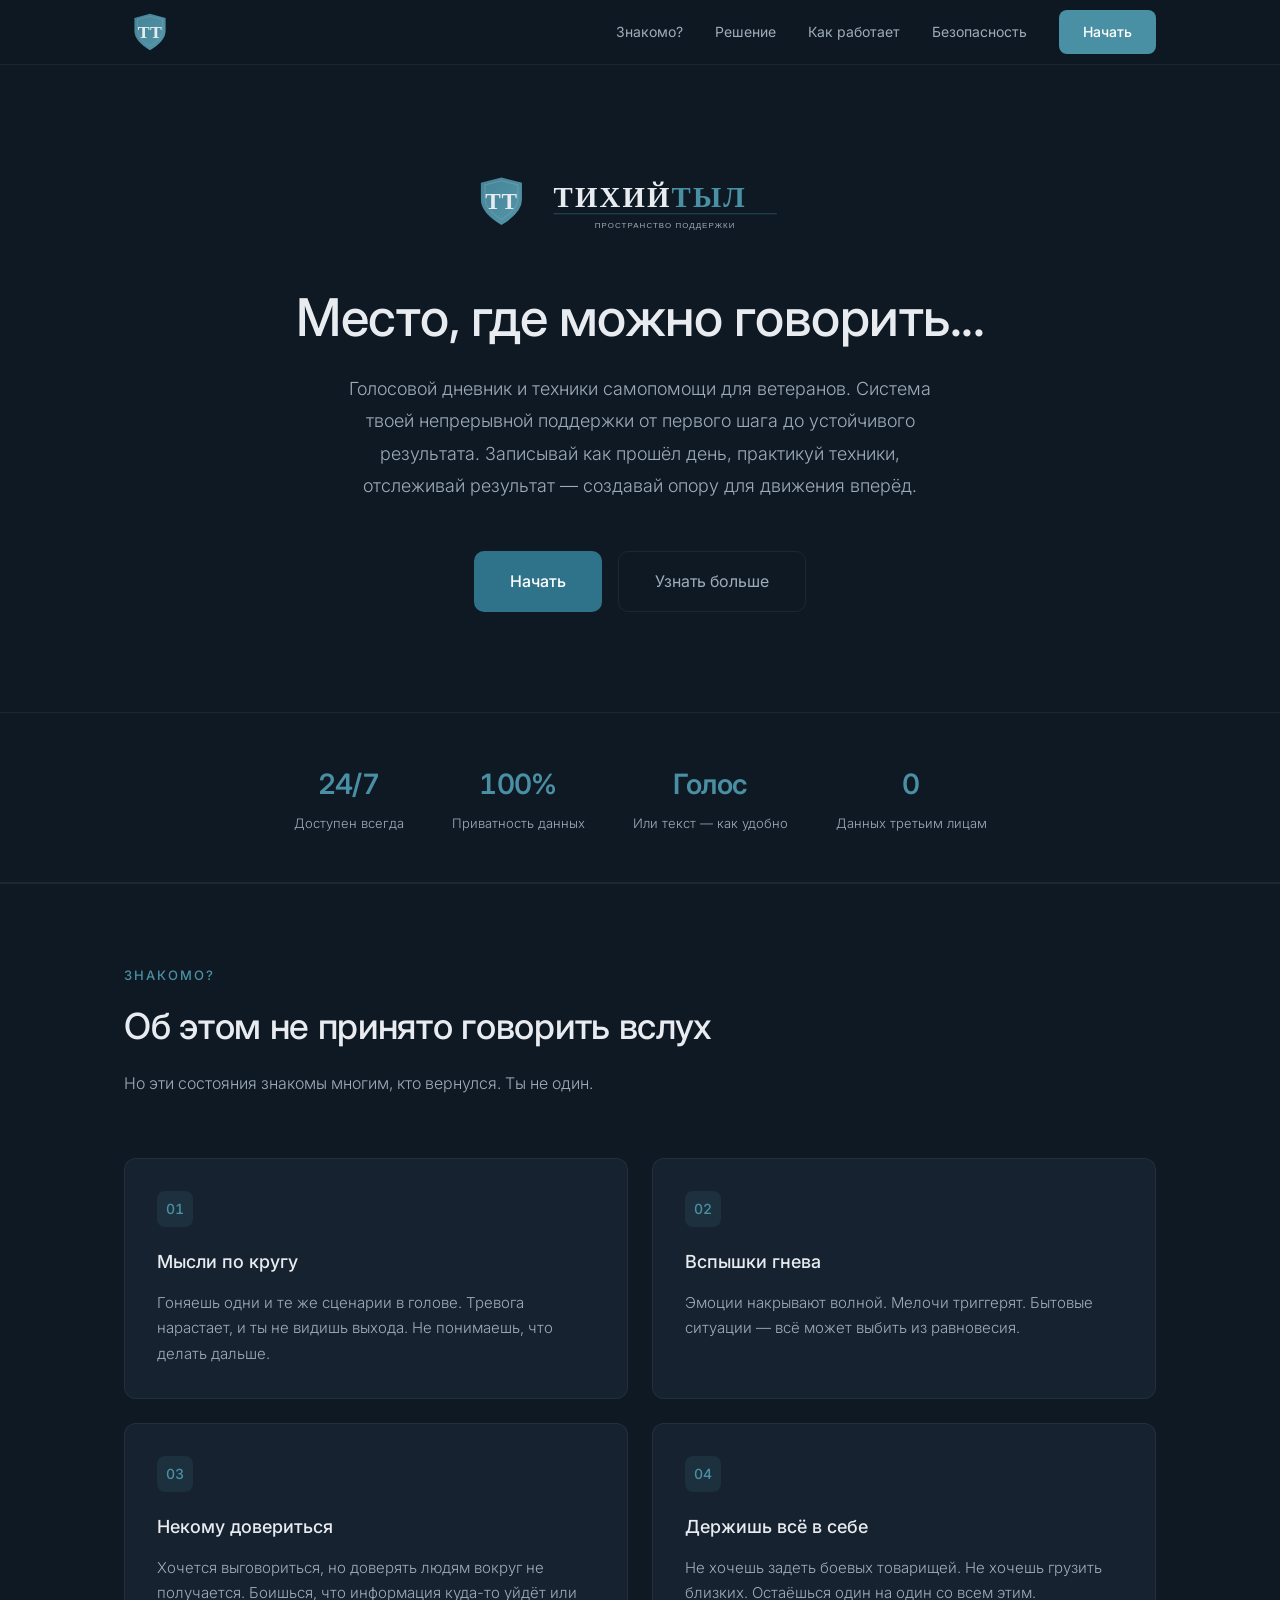
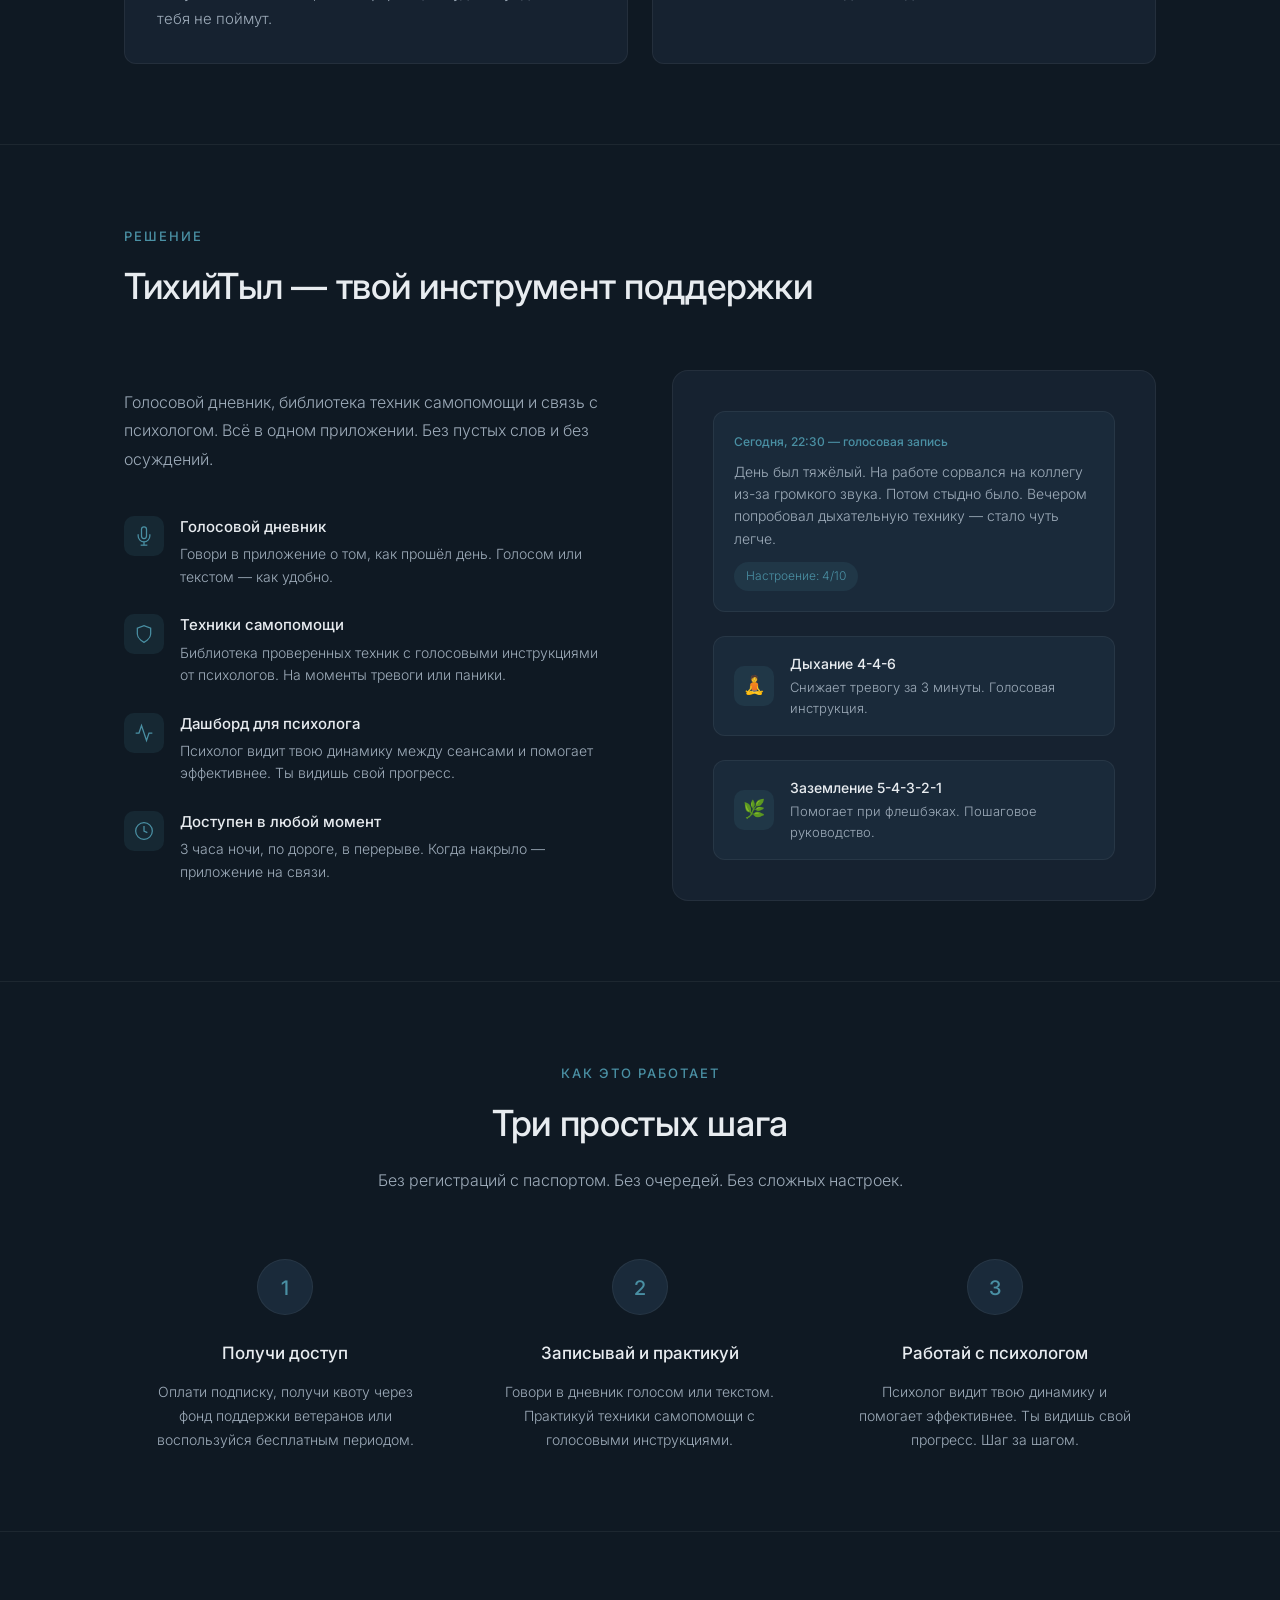
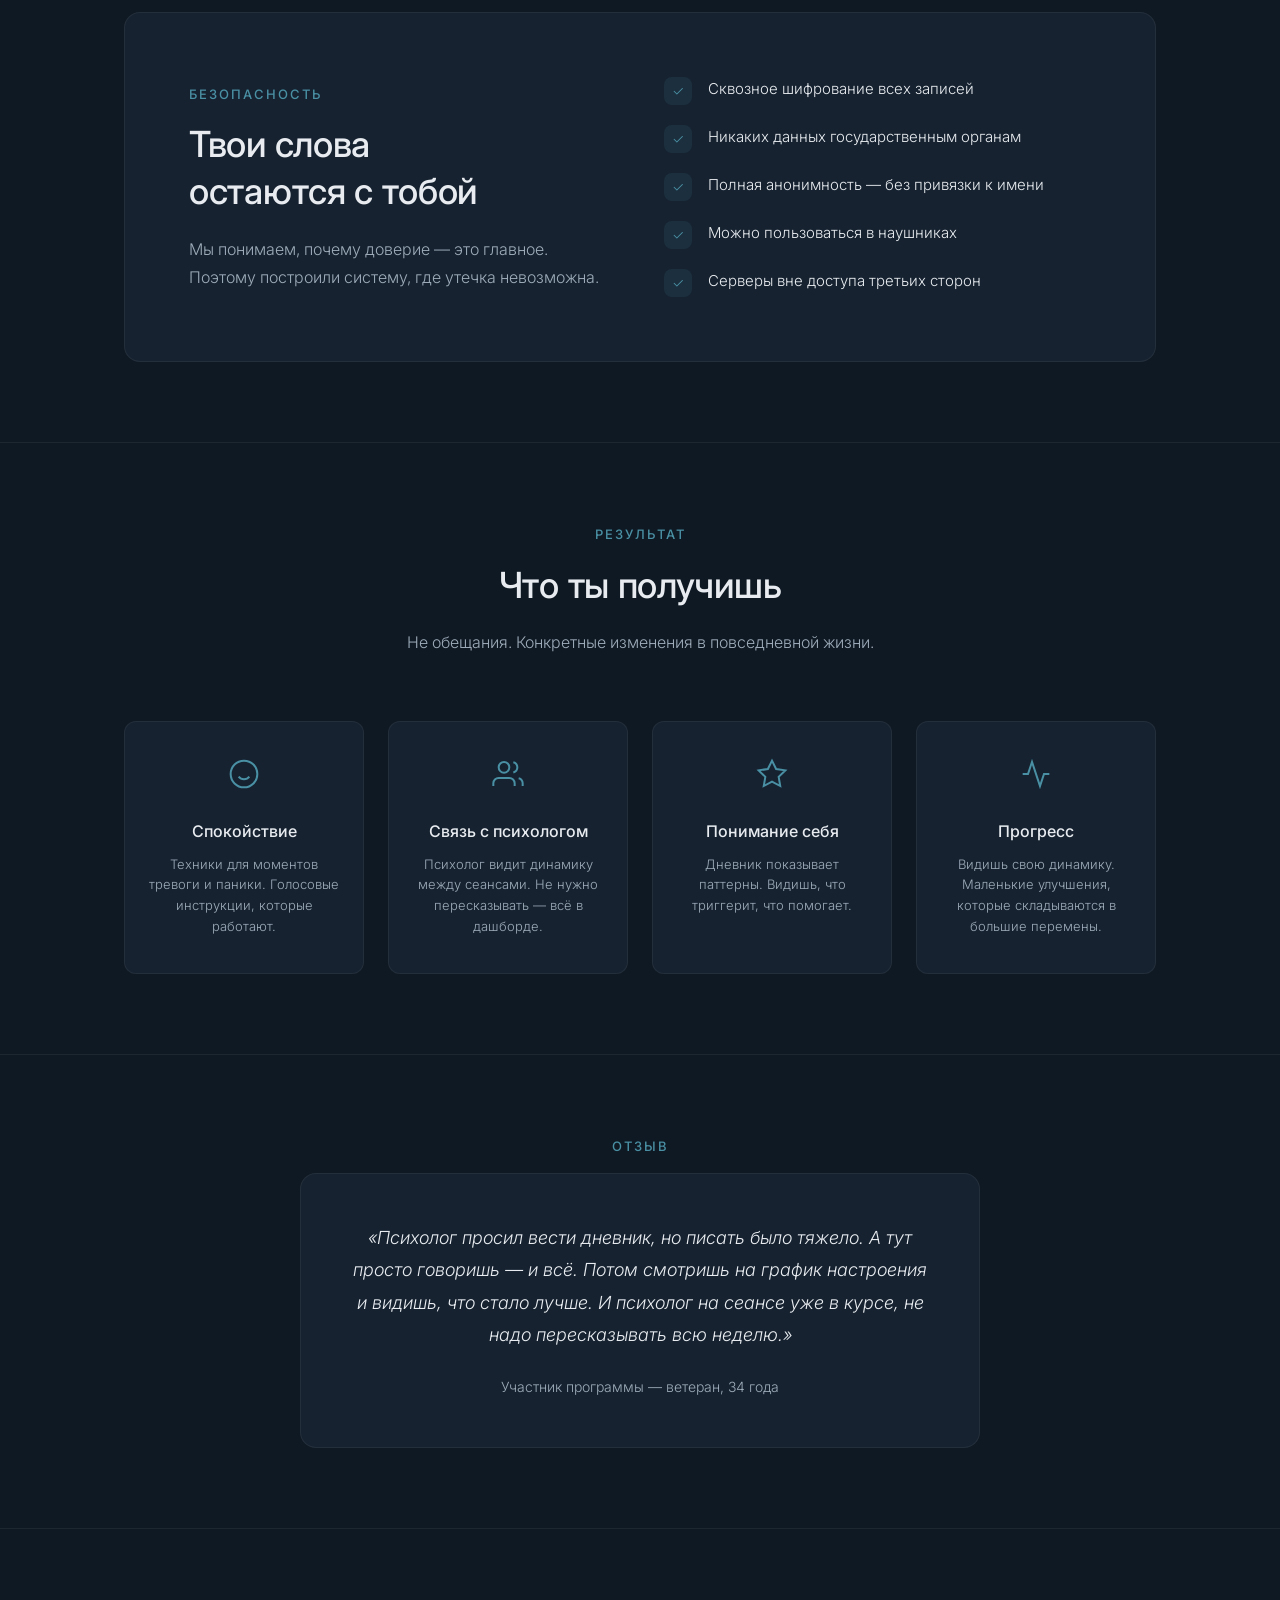
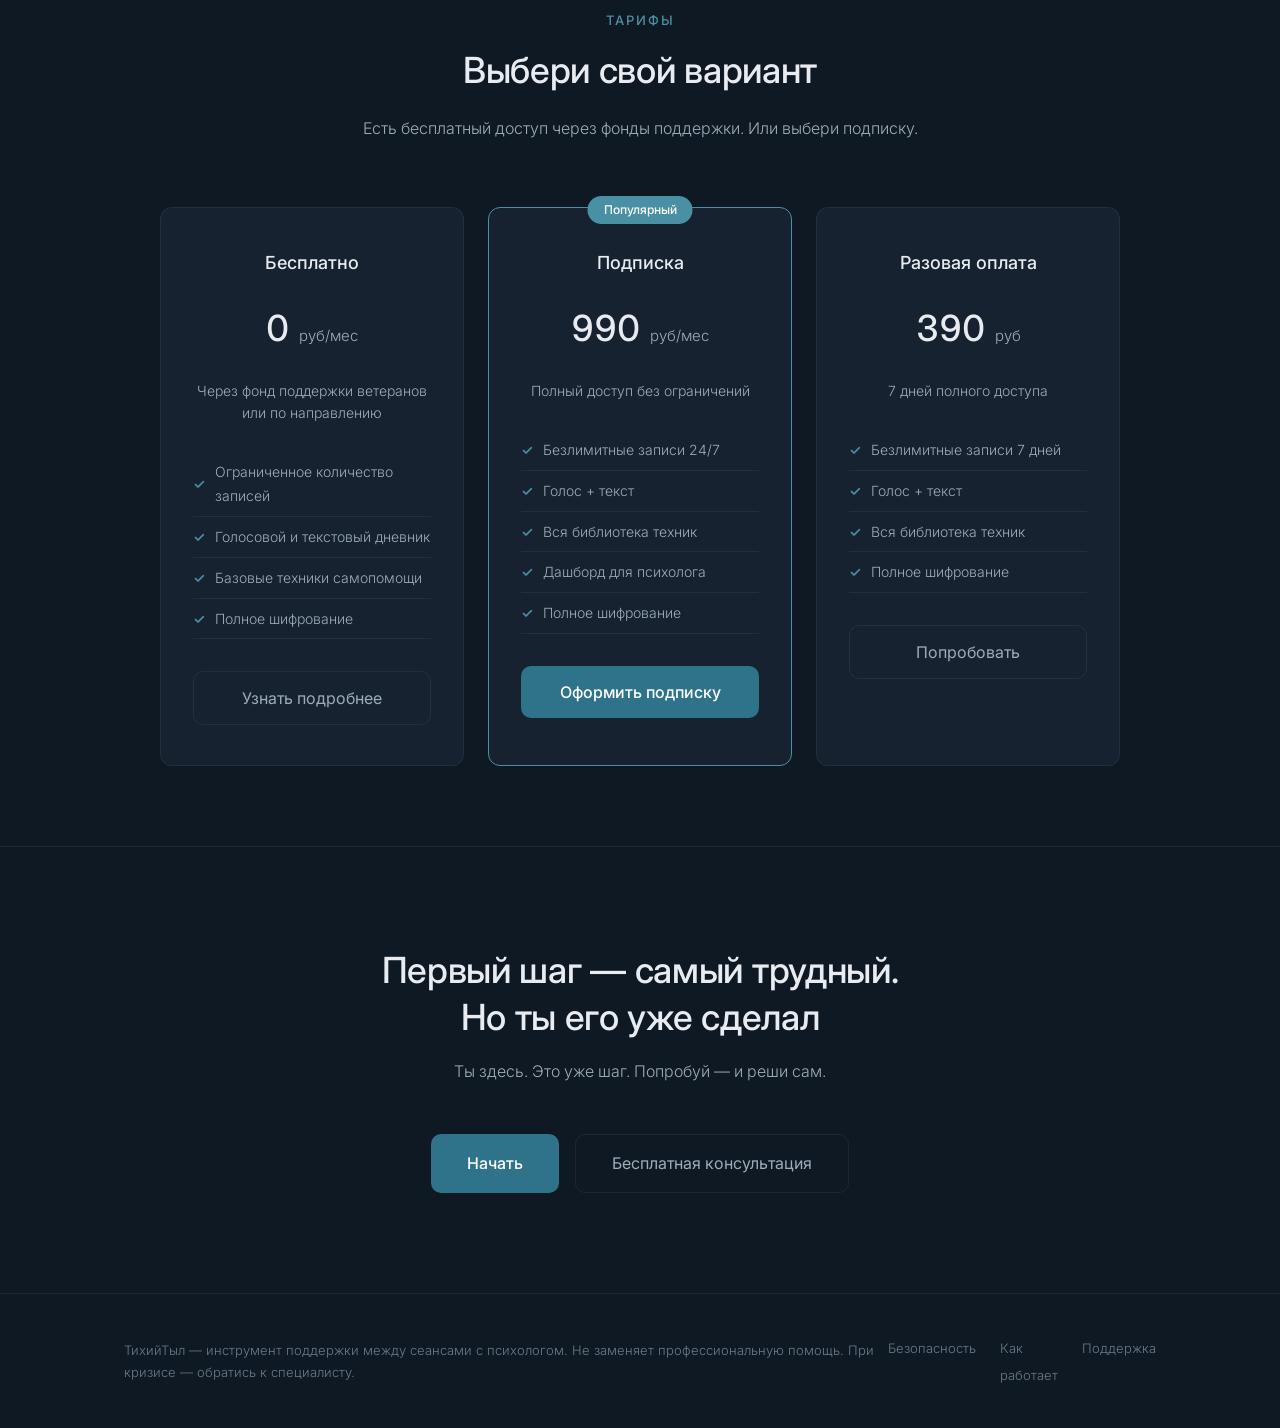
<file: landing/drafts/index4.html>
<!DOCTYPE html>
<html lang="ru" style="color-scheme: dark;">
<head>
    <meta charset="UTF-8">
    <meta name="viewport" content="width=device-width, initial-scale=1.0">
    <meta name="description" content="ТихийТыл — голосовой дневник настроения и техники самопомощи для ветеранов. Работай с психологом эффективнее. Анонимно. 24/7.">
    <title>ТихийТыл — Голосовой дневник и техники самопомощи для ветеранов</title>
    <link rel="canonical" href="https://xn--h1aadi5ads5c.xn--p1ai/">
    <meta name="theme-color" content="#0F1923">
    <link rel="icon" href="/favicon.svg" type="image/svg+xml">
    <meta property="og:type" content="website">
    <meta property="og:title" content="ТихийТыл — Голосовой дневник для ветеранов">
    <meta property="og:description" content="Голосовой дневник настроения + техники самопомощи для ветеранов с ПТСР. Работай с психологом эффективнее. Анонимно. 24/7.">
    <meta property="og:url" content="https://xn--h1aadi5ads5c.xn--p1ai/">
    <meta property="og:image" content="https://xn--h1aadi5ads5c.xn--p1ai/og-image.jpg">
    <meta name="twitter:card" content="summary_large_image">
    <meta name="twitter:title" content="ТихийТыл — Голосовой дневник для ветеранов">
    <meta name="twitter:description" content="Голосовой дневник настроения + техники самопомощи для ветеранов с ПТСР. Работай с психологом эффективнее. Анонимно. 24/7.">
    <meta name="twitter:image" content="https://xn--h1aadi5ads5c.xn--p1ai/og-image.jpg">
    <script type="application/ld+json">
    [
      {
        "@context": "https://schema.org",
        "@type": "Organization",
        "name": "ТихийТыл",
        "url": "https://xn--h1aadi5ads5c.xn--p1ai",
        "description": "Голосовой дневник настроения и техники самопомощи для ветеранов. Инструмент поддержки между сеансами с психологом.",
        "contactPoint": {
          "@type": "ContactPoint",
          "contactType": "customer support",
          "email": "support@тихийтыл.рф",
          "availableLanguage": "Russian"
        }
      },
      {
        "@context": "https://schema.org",
        "@type": "WebApplication",
        "name": "ТихийТыл",
        "url": "https://xn--h1aadi5ads5c.xn--p1ai/app",
        "applicationCategory": "HealthApplication",
        "operatingSystem": "Web",
        "description": "Голосовой дневник настроения и техники самопомощи для ветеранов",
        "offers": [
          {
            "@type": "Offer",
            "price": "0",
            "priceCurrency": "RUB",
            "description": "Бесплатный доступ через фонд поддержки"
          },
          {
            "@type": "Offer",
            "price": "990",
            "priceCurrency": "RUB",
            "description": "Подписка — полный доступ без ограничений"
          },
          {
            "@type": "Offer",
            "price": "390",
            "priceCurrency": "RUB",
            "description": "Разовая оплата — 7 дней полного доступа"
          }
        ]
      },
      {
        "@context": "https://schema.org",
        "@type": "FAQPage",
        "mainEntity": [
          {
            "@type": "Question",
            "name": "Как работает ТихийТыл?",
            "acceptedAnswer": {
              "@type": "Answer",
              "text": "Записывай голосом или текстом как прошёл день. Практикуй проверенные техники самопомощи с голосовыми инструкциями. Психолог видит твою динамику между сеансами и помогает эффективнее."
            }
          },
          {
            "@type": "Question",
            "name": "Безопасны ли мои данные в ТихийТыл?",
            "acceptedAnswer": {
              "@type": "Answer",
              "text": "Да. Все записи защищены сквозным шифрованием. Полная анонимность без привязки к имени. Никаких данных государственным органам. Серверы вне доступа третьих сторон."
            }
          },
          {
            "@type": "Question",
            "name": "Сколько стоит ТихийТыл?",
            "acceptedAnswer": {
              "@type": "Answer",
              "text": "Есть бесплатный доступ через фонды поддержки ветеранов. Подписка с полным доступом — 990 руб/мес. Разовый доступ на 7 дней — 390 руб."
            }
          }
        ]
      }
    ]
    </script>
    <link rel="preconnect" href="https://fonts.googleapis.com">
    <link rel="preconnect" href="https://fonts.gstatic.com" crossorigin>
    <link href="https://fonts.googleapis.com/css2?family=Inter:wght@300;400;500;600&display=swap" rel="stylesheet">
    <style>
        *, *::before, *::after {
            margin: 0;
            padding: 0;
            box-sizing: border-box;
        }

        :root {
            --bg-primary: #0F1923;
            --bg-secondary: #162230;
            --bg-card: #1A2A3A;
            --text-primary: #E8ECF0;
            --text-secondary: #9EACBA;
            --accent: #4A90A4;
            --accent-hover: #5BA3B8;
            --accent-subtle: rgba(74, 144, 164, 0.12);
            --border: rgba(255, 255, 255, 0.06);
            --radius: 12px;
            --color-error: #c44;
        }

        html {
            scroll-behavior: smooth;
        }

        body {
            font-family: 'Inter', -apple-system, BlinkMacSystemFont, sans-serif;
            background-color: var(--bg-primary);
            color: var(--text-primary);
            line-height: 1.7;
            font-weight: 300;
            -webkit-font-smoothing: antialiased;
        }

        .hidden { display: none; }

        .container {
            max-width: 1080px;
            margin: 0 auto;
            padding: 0 24px;
        }

        /* SKIP LINK */
        .skip-link {
            position: absolute;
            top: -100%;
            left: 16px;
            padding: 12px 24px;
            background: var(--accent);
            color: #fff;
            border-radius: 8px;
            font-size: 14px;
            text-decoration: none;
            z-index: 200;
        }

        .skip-link:focus {
            top: 12px;
        }

        /* FOCUS STYLES */
        a:focus-visible,
        button:focus-visible {
            outline: 2px solid var(--accent);
            outline-offset: 3px;
        }

        /* NAV */
        header {
            position: fixed;
            top: 0;
            left: 0;
            right: 0;
            z-index: 100;
            background: rgba(15, 25, 35, 0.85);
            backdrop-filter: blur(20px);
            border-bottom: 1px solid var(--border);
        }

        .nav {
            display: flex;
            justify-content: space-between;
            align-items: center;
            height: 64px;
        }

        .logo {
            text-decoration: none;
            display: flex;
            align-items: center;
        }

        .logo-icon {
            height: 52px;
            width: auto;
        }

        .nav-links {
            display: flex;
            gap: 32px;
            list-style: none;
            align-items: center;
        }

        .nav-links a {
            font-size: 14px;
            font-weight: 400;
            color: var(--text-secondary);
            text-decoration: none;
            transition: color 0.2s;
        }

        .nav-links a:hover {
            color: var(--text-primary);
        }

        .nav-links .nav-cta {
            display: inline-block;
            padding: 10px 24px;
            background: var(--accent);
            color: #fff;
            border-radius: 8px;
            font-size: 14px;
            font-weight: 500;
            transition: background 0.2s;
        }

        .nav-links .nav-cta:hover {
            background: var(--accent-hover);
            color: #fff;
        }

        .mobile-menu-btn {
            display: none;
            background: none;
            border: none;
            cursor: pointer;
            padding: 8px;
        }

        .mobile-menu-btn span {
            display: block;
            width: 20px;
            height: 2px;
            background: var(--text-primary);
            margin: 4px 0;
            border-radius: 1px;
        }

        /* HERO */
        .hero {
            padding: 160px 0 100px;
            text-align: center;
        }

        .hero-badge {
            display: inline-block;
            padding: 6px 16px;
            background: var(--accent-subtle);
            color: var(--accent);
            border-radius: 100px;
            font-size: 13px;
            font-weight: 400;
            letter-spacing: 0.3px;
            margin-bottom: 32px;
        }

        .hero-logo {
            width: clamp(240px, 30vw, 360px);
            height: auto;
            margin-bottom: 32px;
        }

        .hero h1 {
            font-size: clamp(32px, 5vw, 52px);
            font-weight: 500;
            line-height: 1.2;
            margin-bottom: 24px;
            letter-spacing: -0.5px;
        }

        .hero p {
            font-size: 18px;
            color: var(--text-secondary);
            max-width: 620px;
            margin: 0 auto 48px;
            line-height: 1.8;
        }

        .cta-group {
            display: flex;
            gap: 16px;
            justify-content: center;
            flex-wrap: wrap;
        }

        .btn-primary {
            display: inline-flex;
            align-items: center;
            gap: 8px;
            padding: 16px 36px;
            background: #2E7389;
            color: #fff;
            text-decoration: none;
            border-radius: 10px;
            font-family: inherit;
            font-size: 16px;
            font-weight: 500;
            transition: background 0.2s, transform 0.2s;
            border: none;
            cursor: pointer;
        }

        .btn-primary:hover {
            background: var(--accent);
            transform: translateY(-1px);
        }

        .btn-secondary {
            display: inline-flex;
            align-items: center;
            gap: 8px;
            padding: 16px 36px;
            background: transparent;
            color: var(--text-secondary);
            text-decoration: none;
            border-radius: 10px;
            font-family: inherit;
            font-size: 16px;
            font-weight: 400;
            border: 1px solid var(--border);
            transition: border-color 0.2s, color 0.2s;
            cursor: pointer;
        }

        .btn-secondary:hover {
            border-color: var(--accent);
            color: var(--text-primary);
        }

        /* TRUST BAR */
        .trust-bar {
            padding: 48px 0;
            border-top: 1px solid var(--border);
            border-bottom: 1px solid var(--border);
        }

        .trust-items {
            display: flex;
            justify-content: center;
            gap: 48px;
            flex-wrap: wrap;
        }

        .trust-item {
            text-align: center;
        }

        .trust-item .number {
            font-size: 28px;
            font-weight: 600;
            color: var(--accent);
            letter-spacing: -0.02em;
        }

        .trust-item .label {
            font-size: 13px;
            color: var(--text-secondary);
            margin-top: 4px;
        }

        /* SECTION COMMON */
        section {
            padding: 80px 0;
        }

        .section-label {
            font-size: 13px;
            color: var(--accent);
            text-transform: uppercase;
            letter-spacing: 2px;
            font-weight: 500;
            margin-bottom: 16px;
        }

        .section-title {
            font-size: clamp(26px, 3.5vw, 36px);
            font-weight: 500;
            line-height: 1.3;
            margin-bottom: 20px;
            letter-spacing: -0.3px;
        }

        .section-desc {
            font-size: 16px;
            color: var(--text-secondary);
            max-width: 560px;
            line-height: 1.8;
        }

        /* PROBLEM */
        .problem {
            border-top: 1px solid var(--border);
        }

        .problem-grid {
            display: grid;
            grid-template-columns: 1fr 1fr;
            gap: 24px;
            margin-top: 60px;
        }

        .problem-item {
            padding: 32px;
            background: var(--bg-secondary);
            border-radius: var(--radius);
            border: 1px solid var(--border);
            transition: border-color 0.2s;
        }

        .problem-item:hover {
            border-color: rgba(74, 144, 164, 0.2);
        }

        .problem-item .number {
            display: inline-block;
            width: 36px;
            height: 36px;
            line-height: 36px;
            text-align: center;
            background: var(--accent-subtle);
            color: var(--accent);
            border-radius: 8px;
            font-size: 14px;
            font-weight: 500;
            margin-bottom: 20px;
        }

        .problem-item h3 {
            font-size: 18px;
            font-weight: 500;
            margin-bottom: 12px;
        }

        .problem-item p {
            font-size: 15px;
            color: var(--text-secondary);
            line-height: 1.7;
        }

        /* SOLUTION */
        .solution {
            border-top: 1px solid var(--border);
        }

        .solution-content {
            display: grid;
            grid-template-columns: 1fr 1fr;
            gap: 64px;
            margin-top: 60px;
            align-items: center;
        }

        .solution-features {
            list-style: none;
            display: flex;
            flex-direction: column;
            gap: 24px;
        }

        .solution-features li {
            display: flex;
            gap: 16px;
            align-items: flex-start;
        }

        .feature-icon {
            width: 40px;
            height: 40px;
            min-width: 40px;
            background: var(--accent-subtle);
            border-radius: 10px;
            display: flex;
            align-items: center;
            justify-content: center;
            margin-top: 2px;
        }

        .feature-text h4 {
            font-size: 15px;
            font-weight: 500;
            margin-bottom: 4px;
        }

        .feature-text p {
            font-size: 14px;
            color: var(--text-secondary);
            line-height: 1.6;
        }

        .solution-visual {
            background: var(--bg-secondary);
            border: 1px solid var(--border);
            border-radius: 16px;
            padding: 40px;
            display: flex;
            flex-direction: column;
            gap: 24px;
        }

        .diary-entry {
            padding: 20px;
            background: var(--bg-card);
            border: 1px solid var(--border);
            border-radius: 12px;
        }

        .diary-entry .entry-date {
            font-size: 12px;
            font-weight: 500;
            color: var(--accent);
            margin-bottom: 8px;
        }

        .diary-entry .entry-text {
            font-size: 14px;
            line-height: 1.6;
            color: var(--text-secondary);
        }

        .diary-entry .entry-mood {
            display: inline-block;
            margin-top: 12px;
            padding: 4px 12px;
            background: var(--accent-subtle);
            color: var(--accent);
            border-radius: 100px;
            font-size: 12px;
        }

        .technique-card {
            padding: 16px 20px;
            background: var(--bg-card);
            border: 1px solid var(--border);
            border-radius: 12px;
            display: flex;
            align-items: center;
            gap: 16px;
        }

        .technique-card .tech-icon {
            width: 40px;
            height: 40px;
            min-width: 40px;
            background: var(--accent-subtle);
            border-radius: 10px;
            display: flex;
            align-items: center;
            justify-content: center;
            font-size: 18px;
        }

        .technique-card .tech-text {
            font-size: 14px;
            line-height: 1.5;
        }

        .technique-card .tech-text strong {
            display: block;
            font-weight: 500;
            margin-bottom: 2px;
        }

        .technique-card .tech-text span {
            color: var(--text-secondary);
            font-size: 13px;
        }

        /* HOW IT WORKS */
        .how-it-works {
            border-top: 1px solid var(--border);
        }

        .how-header {
            text-align: center;
            margin-bottom: 64px;
        }

        .how-header .section-desc {
            margin: 0 auto;
        }

        .steps {
            display: grid;
            grid-template-columns: repeat(3, 1fr);
            gap: 32px;
        }

        .step {
            text-align: center;
            padding: 0 16px;
        }

        .step-number {
            width: 56px;
            height: 56px;
            line-height: 56px;
            text-align: center;
            background: var(--bg-card);
            border: 1px solid var(--border);
            color: var(--accent);
            border-radius: 50%;
            font-size: 20px;
            font-weight: 500;
            margin: 0 auto 24px;
        }

        .step h3 {
            font-size: 17px;
            font-weight: 500;
            margin-bottom: 12px;
        }

        .step p {
            font-size: 14px;
            color: var(--text-secondary);
            line-height: 1.7;
        }

        /* PRIVACY */
        .privacy {
            border-top: 1px solid var(--border);
        }

        .privacy-inner {
            background: var(--bg-secondary);
            border-radius: 16px;
            border: 1px solid var(--border);
            padding: 64px;
            display: grid;
            grid-template-columns: 1fr 1fr;
            gap: 48px;
            align-items: center;
        }

        .privacy-list {
            list-style: none;
            display: flex;
            flex-direction: column;
            gap: 20px;
        }

        .privacy-list li {
            display: flex;
            align-items: flex-start;
            gap: 16px;
            font-size: 15px;
            line-height: 1.6;
        }

        .privacy-list .check {
            flex-shrink: 0;
            width: 28px;
            height: 28px;
            line-height: 28px;
            text-align: center;
            background: var(--accent-subtle);
            color: var(--accent);
            border-radius: 8px;
            font-size: 14px;
        }

        /* RESULTS */
        .results {
            border-top: 1px solid var(--border);
        }

        .results-header {
            text-align: center;
            margin-bottom: 64px;
        }

        .results-header .section-desc {
            margin: 0 auto;
        }

        .results-grid {
            display: grid;
            grid-template-columns: repeat(4, 1fr);
            gap: 24px;
        }

        .result-card {
            text-align: center;
            padding: 36px 20px;
            background: var(--bg-secondary);
            border-radius: var(--radius);
            border: 1px solid var(--border);
            transition: border-color 0.2s;
        }

        .result-card:hover {
            border-color: rgba(74, 144, 164, 0.3);
        }

        .result-card .icon {
            margin-bottom: 20px;
            display: block;
        }

        .result-card h3 {
            font-size: 16px;
            font-weight: 500;
            margin-bottom: 8px;
        }

        .result-card p {
            font-size: 13px;
            color: var(--text-secondary);
            line-height: 1.6;
        }

        /* TESTIMONIAL */
        .testimonial {
            border-top: 1px solid var(--border);
            text-align: center;
        }

        .quote-block {
            max-width: 680px;
            margin: 0 auto;
            padding: 48px;
            background: var(--bg-secondary);
            border-radius: 16px;
            border: 1px solid var(--border);
        }

        .quote-block blockquote {
            font-size: 18px;
            line-height: 1.8;
            font-style: italic;
            font-weight: 300;
            margin-bottom: 24px;
            color: var(--text-primary);
        }

        .quote-block figcaption {
            font-size: 14px;
            color: var(--text-secondary);
        }

        /* PRICING */
        .pricing {
            border-top: 1px solid var(--border);
        }

        .pricing-header {
            text-align: center;
            margin-bottom: 64px;
        }

        .pricing-header .section-desc {
            margin: 0 auto;
        }

        .pricing-cards {
            display: grid;
            grid-template-columns: repeat(3, 1fr);
            gap: 24px;
            max-width: 960px;
            margin: 0 auto;
        }

        .pricing-card {
            padding: 40px 32px;
            background: var(--bg-secondary);
            border-radius: var(--radius);
            border: 1px solid var(--border);
            text-align: center;
            transition: border-color 0.2s;
        }

        .pricing-card.featured {
            border-color: var(--accent);
            position: relative;
        }

        .pricing-card.featured::before {
            content: "Популярный";
            position: absolute;
            top: -12px;
            left: 50%;
            transform: translateX(-50%);
            background: var(--accent);
            color: #fff;
            padding: 4px 16px;
            border-radius: 100px;
            font-size: 12px;
            font-weight: 500;
        }

        .pricing-card h3 {
            font-size: 18px;
            font-weight: 500;
            margin-bottom: 8px;
        }

        .pricing-card .price {
            font-size: 36px;
            font-weight: 500;
            margin: 20px 0;
        }

        .pricing-card .price span {
            font-size: 15px;
            font-weight: 300;
            color: var(--text-secondary);
        }

        .pricing-card .price-desc {
            font-size: 14px;
            color: var(--text-secondary);
            margin-bottom: 28px;
            line-height: 1.6;
        }

        .pricing-card ul {
            list-style: none;
            text-align: left;
            margin-bottom: 32px;
        }

        .pricing-card ul li {
            font-size: 14px;
            color: var(--text-secondary);
            padding: 8px 0;
            border-bottom: 1px solid var(--border);
            display: flex;
            align-items: center;
            gap: 10px;
        }

        .pricing-card ul li::before {
            content: "\2713";
            color: var(--accent);
            font-weight: 600;
            flex-shrink: 0;
        }

        .pricing-card .btn-primary,
        .pricing-card .btn-secondary {
            width: 100%;
            text-align: center;
            justify-content: center;
        }

        /* FINAL CTA */
        .final-cta {
            border-top: 1px solid var(--border);
            text-align: center;
            padding: 100px 0;
        }

        .final-cta .section-title {
            max-width: 560px;
            margin: 0 auto 16px;
        }

        .final-cta .section-desc {
            margin: 0 auto 48px;
        }

        /* FOOTER */
        footer {
            border-top: 1px solid var(--border);
            padding: 40px 0;
        }

        .footer-content {
            display: flex;
            justify-content: space-between;
            align-items: center;
        }

        .footer-text {
            font-size: 13px;
            color: #6B7A8A;
        }

        .footer-links {
            display: flex;
            gap: 24px;
            list-style: none;
        }

        .footer-links a {
            font-size: 13px;
            color: #6B7A8A;
            text-decoration: none;
            transition: color 0.2s;
        }

        .footer-links a:hover {
            color: var(--text-primary);
        }

        /* MODAL */
        .modal-overlay {
            display: none;
            position: fixed;
            inset: 0;
            background: rgba(0, 0, 0, 0.6);
            backdrop-filter: blur(4px);
            z-index: 200;
            align-items: center;
            justify-content: center;
        }

        .modal-overlay.active {
            display: flex;
        }

        .modal {
            background: var(--bg-secondary);
            border: 1px solid var(--border);
            border-radius: 16px;
            padding: 48px;
            max-width: 480px;
            width: 90%;
            position: relative;
        }

        .modal-close {
            position: absolute;
            top: 16px;
            right: 16px;
            background: none;
            border: none;
            font-size: 24px;
            cursor: pointer;
            color: var(--text-secondary);
            padding: 4px 8px;
            line-height: 1;
        }

        .modal h2 {
            font-size: 22px;
            font-weight: 600;
            margin-bottom: 8px;
            letter-spacing: -0.02em;
        }

        .modal > p {
            font-size: 14px;
            color: var(--text-secondary);
            margin-bottom: 32px;
        }

        .form-group {
            margin-bottom: 20px;
        }

        .form-group label {
            display: block;
            font-size: 13px;
            font-weight: 500;
            margin-bottom: 6px;
            color: var(--text-primary);
        }

        .form-group input,
        .form-group textarea {
            width: 100%;
            padding: 12px 16px;
            font-family: inherit;
            font-size: 14px;
            border: 1px solid var(--border);
            border-radius: 8px;
            background: var(--bg-primary);
            color: var(--text-primary);
            outline: none;
            transition: border-color 0.2s;
        }

        .form-group input:focus,
        .form-group textarea:focus {
            border-color: var(--accent);
        }

        .form-group input.error {
            border-color: var(--color-error);
        }

        .form-error {
            display: block;
            color: var(--color-error);
            font-size: 13px;
            margin-top: 4px;
        }

        .form-error.hidden {
            display: none;
        }

        .form-group textarea {
            resize: vertical;
            min-height: 80px;
        }

        .form-submit {
            width: 100%;
            margin-top: 8px;
            justify-content: center;
        }

        .modal-success {
            text-align: center;
            padding: 32px 0;
        }

        .modal-success .checkmark {
            font-size: 32px;
            margin-bottom: 16px;
            color: var(--accent);
        }

        .modal-success h2 {
            margin-bottom: 8px;
        }

        .modal-success p {
            font-size: 14px;
            color: var(--text-secondary);
        }

        .modal-success .btn-secondary {
            margin-top: 24px;
        }

        /* RESPONSIVE */
        @media (max-width: 768px) {
            section {
                padding: 60px 0;
            }

            .nav-links {
                display: none;
            }

            .mobile-menu-btn {
                display: block;
            }

            .nav-links.active {
                display: flex;
                flex-direction: column;
                position: absolute;
                top: 64px;
                left: 0;
                right: 0;
                background: var(--bg-primary);
                padding: 24px;
                border-bottom: 1px solid var(--border);
                gap: 16px;
            }

            .hero {
                padding: 130px 0 60px;
            }

            .problem-grid,
            .steps,
            .results-grid,
            .pricing-cards {
                grid-template-columns: 1fr;
            }

            .solution-content {
                grid-template-columns: 1fr;
                gap: 40px;
            }

            .privacy-inner {
                grid-template-columns: 1fr;
                padding: 36px 28px;
            }

            .footer-content {
                flex-direction: column;
                gap: 16px;
                text-align: center;
            }
        }

        @media (max-width: 1024px) and (min-width: 769px) {
            .results-grid {
                grid-template-columns: repeat(2, 1fr);
            }

            .pricing-cards {
                grid-template-columns: 1fr 1fr;
            }
        }

        /* Scroll offset for fixed header */
        [id] {
            scroll-margin-top: 80px;
        }

        /* Balanced headings */
        .section-title, h1 {
            text-wrap: balance;
        }

        /* Tabular numbers for prices */
        .price, .number {
            font-variant-numeric: tabular-nums;
        }

        /* Touch delay fix */
        html {
            touch-action: manipulation;
        }

        /* Form focus-visible */
        .form-group input:focus-visible,
        .form-group textarea:focus-visible {
            border-color: var(--accent);
            box-shadow: 0 0 0 2px rgba(74, 144, 164, 0.3);
        }

        /* Modal overscroll */
        .modal-overlay {
            overscroll-behavior: contain;
        }

        /* Reduced motion */
        @media (prefers-reduced-motion: reduce) {
            *, *::before, *::after {
                animation-duration: 0.01ms !important;
                transition-duration: 0.01ms !important;
            }
        }
    </style>
</head>
<body>

<!-- SKIP LINK -->
<a href="#main" class="skip-link">Перейти к основному содержанию</a>

<!-- NAV -->
<header>
    <div class="container">
        <nav class="nav" aria-label="Основная навигация">
            <a href="#" class="logo"><img src="../assets/logos/logo_shield_white.svg" alt="ТихийТыл" class="logo-icon"></a>
            <ul class="nav-links" id="navLinks">
                <li><a href="#problems">Знакомо?</a></li>
                <li><a href="#solution">Решение</a></li>
                <li><a href="#how">Как работает</a></li>
                <li><a href="#privacy">Безопасность</a></li>
                <li><a href="/app" class="nav-cta">Начать</a></li>
            </ul>
            <button class="mobile-menu-btn" id="mobileMenuBtn" aria-label="Меню" aria-expanded="false">
                <span></span><span></span><span></span>
            </button>
        </nav>
    </div>
</header>

<main id="main">

<!-- HERO -->
<section class="hero">
    <div class="container">
        <img src="../assets/logos/logo_combined.svg" alt="ТихийТыл" class="hero-logo">
        <h1>Место, где можно говорить...</h1>
        <p>Голосовой дневник и техники самопомощи для ветеранов. Система твоей непрерывной поддержки от первого шага до устойчивого результата. Записывай как прошёл день, практикуй техники, отслеживай результат — создавай опору для движения вперёд.</p>
        <div class="cta-group">
            <a href="/app" class="btn-primary">Начать</a>
            <a href="#solution" class="btn-secondary">Узнать больше</a>
        </div>
    </div>
</section>

<!-- TRUST BAR -->
<section class="trust-bar" aria-label="Ключевые показатели">
    <div class="container">
        <div class="trust-items">
            <div class="trust-item">
                <div class="number">24/7</div>
                <div class="label">Доступен всегда</div>
            </div>
            <div class="trust-item">
                <div class="number">100%</div>
                <div class="label">Приватность данных</div>
            </div>
            <div class="trust-item">
                <div class="number">Голос</div>
                <div class="label">Или текст — как удобно</div>
            </div>
            <div class="trust-item">
                <div class="number">0</div>
                <div class="label">Данных третьим лицам</div>
            </div>
        </div>
    </div>
</section>

<!-- PROBLEM -->
<section class="problem" id="problems">
    <div class="container">
        <p class="section-label">Знакомо?</p>
        <h2 class="section-title">Об этом не принято говорить вслух</h2>
        <p class="section-desc">Но эти состояния знакомы многим, кто вернулся. Ты не один.</p>

        <div class="problem-grid">
            <div class="problem-item">
                <div class="number">01</div>
                <h3>Мысли по кругу</h3>
                <p>Гоняешь одни и те же сценарии в голове. Тревога нарастает, и ты не видишь выхода. Не понимаешь, что делать дальше.</p>
            </div>
            <div class="problem-item">
                <div class="number">02</div>
                <h3>Вспышки гнева</h3>
                <p>Эмоции накрывают волной. Мелочи триггерят. Бытовые ситуации — всё может выбить из равновесия.</p>
            </div>
            <div class="problem-item">
                <div class="number">03</div>
                <h3>Некому довериться</h3>
                <p>Хочется выговориться, но доверять людям вокруг не получается. Боишься, что информация куда-то уйдёт или тебя не поймут.</p>
            </div>
            <div class="problem-item">
                <div class="number">04</div>
                <h3>Держишь всё в себе</h3>
                <p>Не хочешь задеть боевых товарищей. Не хочешь грузить близких. Остаёшься один на один со всем этим.</p>
            </div>
        </div>
    </div>
</section>

<!-- SOLUTION -->
<section class="solution" id="solution">
    <div class="container">
        <p class="section-label">Решение</p>
        <h2 class="section-title">ТихийТыл &mdash; твой инструмент поддержки</h2>
        <div class="solution-content">
            <div class="solution-text">
                <p class="section-desc" style="margin-bottom: 40px;">Голосовой дневник, библиотека техник самопомощи и связь с психологом. Всё в одном приложении. Без пустых слов и без осуждений.</p>
                <ul class="solution-features">
                    <li>
                        <div class="feature-icon" aria-hidden="true">
                            <svg width="20" height="20" fill="none" stroke="#4A90A4" stroke-width="1.5" viewBox="0 0 24 24"><path d="M12 1a3 3 0 00-3 3v8a3 3 0 006 0V4a3 3 0 00-3-3z"/><path d="M19 10v2a7 7 0 01-14 0v-2"/><line x1="12" y1="19" x2="12" y2="23"/><line x1="8" y1="23" x2="16" y2="23"/></svg>
                        </div>
                        <div class="feature-text">
                            <h4>Голосовой дневник</h4>
                            <p>Говори в приложение о том, как прошёл день. Голосом или текстом — как удобно.</p>
                        </div>
                    </li>
                    <li>
                        <div class="feature-icon" aria-hidden="true">
                            <svg width="20" height="20" fill="none" stroke="#4A90A4" stroke-width="1.5" viewBox="0 0 24 24"><path d="M12 22s8-4 8-10V5l-8-3-8 3v7c0 6 8 10 8 10z"/></svg>
                        </div>
                        <div class="feature-text">
                            <h4>Техники самопомощи</h4>
                            <p>Библиотека проверенных техник с голосовыми инструкциями от психологов. На моменты тревоги или паники.</p>
                        </div>
                    </li>
                    <li>
                        <div class="feature-icon" aria-hidden="true">
                            <svg width="20" height="20" fill="none" stroke="#4A90A4" stroke-width="1.5" viewBox="0 0 24 24"><path d="M22 12h-4l-3 9L9 3l-3 9H2"/></svg>
                        </div>
                        <div class="feature-text">
                            <h4>Дашборд для психолога</h4>
                            <p>Психолог видит твою динамику между сеансами и помогает эффективнее. Ты видишь свой прогресс.</p>
                        </div>
                    </li>
                    <li>
                        <div class="feature-icon" aria-hidden="true">
                            <svg width="20" height="20" fill="none" stroke="#4A90A4" stroke-width="1.5" viewBox="0 0 24 24"><circle cx="12" cy="12" r="10"/><path d="M12 6v6l4 2"/></svg>
                        </div>
                        <div class="feature-text">
                            <h4>Доступен в любой момент</h4>
                            <p>3 часа ночи, по дороге, в перерыве. Когда накрыло &mdash; приложение на связи.</p>
                        </div>
                    </li>
                </ul>
            </div>
            <div class="solution-visual" aria-label="Пример голосового дневника">
                <div class="diary-entry">
                    <div class="entry-date">Сегодня, 22:30 — голосовая запись</div>
                    <div class="entry-text">День был тяжёлый. На работе сорвался на коллегу из-за громкого звука. Потом стыдно было. Вечером попробовал дыхательную технику — стало чуть легче.</div>
                    <div class="entry-mood">Настроение: 4/10</div>
                </div>
                <div class="technique-card">
                    <div class="tech-icon">🧘</div>
                    <div class="tech-text">
                        <strong>Дыхание 4-4-6</strong>
                        <span>Снижает тревогу за 3 минуты. Голосовая инструкция.</span>
                    </div>
                </div>
                <div class="technique-card">
                    <div class="tech-icon">🌿</div>
                    <div class="tech-text">
                        <strong>Заземление 5-4-3-2-1</strong>
                        <span>Помогает при флешбэках. Пошаговое руководство.</span>
                    </div>
                </div>
            </div>
        </div>
    </div>
</section>

<!-- HOW IT WORKS -->
<section class="how-it-works" id="how">
    <div class="container">
        <div class="how-header">
            <p class="section-label">Как это работает</p>
            <h2 class="section-title">Три простых шага</h2>
            <p class="section-desc">Без регистраций с паспортом. Без очередей. Без сложных настроек.</p>
        </div>

        <div class="steps">
            <div class="step">
                <div class="step-number">1</div>
                <h3>Получи доступ</h3>
                <p>Оплати подписку, получи квоту через фонд поддержки ветеранов или воспользуйся бесплатным периодом.</p>
            </div>
            <div class="step">
                <div class="step-number">2</div>
                <h3>Записывай и практикуй</h3>
                <p>Говори в дневник голосом или текстом. Практикуй техники самопомощи с голосовыми инструкциями.</p>
            </div>
            <div class="step">
                <div class="step-number">3</div>
                <h3>Работай с психологом</h3>
                <p>Психолог видит твою динамику и помогает эффективнее. Ты видишь свой прогресс. Шаг за шагом.</p>
            </div>
        </div>
    </div>
</section>

<!-- PRIVACY -->
<section class="privacy" id="privacy">
    <div class="container">
        <div class="privacy-inner">
            <div>
                <p class="section-label">Безопасность</p>
                <h2 class="section-title">Твои слова остаются с тобой</h2>
                <p class="section-desc">Мы понимаем, почему доверие &mdash; это главное. Поэтому построили систему, где утечка невозможна.</p>
            </div>
            <ul class="privacy-list">
                <li><span class="check" aria-hidden="true">&check;</span>Сквозное шифрование всех записей</li>
                <li><span class="check" aria-hidden="true">&check;</span>Никаких данных государственным органам</li>
                <li><span class="check" aria-hidden="true">&check;</span>Полная анонимность &mdash; без привязки к имени</li>
                <li><span class="check" aria-hidden="true">&check;</span>Можно пользоваться в наушниках</li>
                <li><span class="check" aria-hidden="true">&check;</span>Серверы вне доступа третьих сторон</li>
            </ul>
        </div>
    </div>
</section>

<!-- RESULTS -->
<section class="results">
    <div class="container">
        <div class="results-header">
            <p class="section-label">Результат</p>
            <h2 class="section-title">Что ты получишь</h2>
            <p class="section-desc">Не обещания. Конкретные изменения в повседневной жизни.</p>
        </div>

        <div class="results-grid">
            <div class="result-card">
                <span class="icon" aria-hidden="true">
                    <svg width="32" height="32" fill="none" stroke="#4A90A4" stroke-width="1.5" viewBox="0 0 24 24"><circle cx="12" cy="12" r="10"/><path d="M8 14s1.5 2 4 2 4-2 4-2"/><line x1="9" y1="9" x2="9.01" y2="9"/><line x1="15" y1="9" x2="15.01" y2="9"/></svg>
                </span>
                <h3>Спокойствие</h3>
                <p>Техники для моментов тревоги и паники. Голосовые инструкции, которые работают.</p>
            </div>
            <div class="result-card">
                <span class="icon" aria-hidden="true">
                    <svg width="32" height="32" fill="none" stroke="#4A90A4" stroke-width="1.5" viewBox="0 0 24 24"><path d="M17 21v-2a4 4 0 00-4-4H5a4 4 0 00-4 4v2"/><circle cx="9" cy="7" r="4"/><path d="M23 21v-2a4 4 0 00-3-3.87M16 3.13a4 4 0 010 7.75"/></svg>
                </span>
                <h3>Связь с психологом</h3>
                <p>Психолог видит динамику между сеансами. Не нужно пересказывать — всё в дашборде.</p>
            </div>
            <div class="result-card">
                <span class="icon" aria-hidden="true">
                    <svg width="32" height="32" fill="none" stroke="#4A90A4" stroke-width="1.5" viewBox="0 0 24 24"><polygon points="12 2 15.09 8.26 22 9.27 17 14.14 18.18 21.02 12 17.77 5.82 21.02 7 14.14 2 9.27 8.91 8.26 12 2"/></svg>
                </span>
                <h3>Понимание себя</h3>
                <p>Дневник показывает паттерны. Видишь, что триггерит, что помогает.</p>
            </div>
            <div class="result-card">
                <span class="icon" aria-hidden="true">
                    <svg width="32" height="32" fill="none" stroke="#4A90A4" stroke-width="1.5" viewBox="0 0 24 24"><path d="M22 12h-4l-3 9L9 3l-3 9H2"/></svg>
                </span>
                <h3>Прогресс</h3>
                <p>Видишь свою динамику. Маленькие улучшения, которые складываются в большие перемены.</p>
            </div>
        </div>
    </div>
</section>

<!-- TESTIMONIAL -->
<section class="testimonial">
    <div class="container">
        <p class="section-label">Отзыв</p>
        <figure class="quote-block">
            <blockquote>&laquo;Психолог просил вести дневник, но писать было тяжело. А тут просто говоришь — и всё. Потом смотришь на график настроения и видишь, что стало лучше. И психолог на сеансе уже в курсе, не надо пересказывать всю неделю.&raquo;</blockquote>
            <figcaption>Участник программы &mdash; ветеран, 34 года</figcaption>
        </figure>
    </div>
</section>

<!-- PRICING -->
<section class="pricing" id="pricing">
    <div class="container">
        <div class="pricing-header">
            <p class="section-label">Тарифы</p>
            <h2 class="section-title">Выбери свой вариант</h2>
            <p class="section-desc">Есть бесплатный доступ через фонды поддержки. Или выбери подписку.</p>
        </div>

        <div class="pricing-cards">
            <div class="pricing-card">
                <h3>Бесплатно</h3>
                <div class="price">0 <span>руб/мес</span></div>
                <div class="price-desc">Через фонд поддержки ветеранов или по направлению</div>
                <ul>
                    <li>Ограниченное количество записей</li>
                    <li>Голосовой и текстовый дневник</li>
                    <li>Базовые техники самопомощи</li>
                    <li>Полное шифрование</li>
                </ul>
                <button class="btn-secondary" data-modal="consult">Узнать подробнее</button>
            </div>
            <div class="pricing-card featured">
                <h3>Подписка</h3>
                <div class="price">990 <span>руб/мес</span></div>
                <div class="price-desc">Полный доступ без ограничений</div>
                <ul>
                    <li>Безлимитные записи 24/7</li>
                    <li>Голос + текст</li>
                    <li>Вся библиотека техник</li>
                    <li>Дашборд для психолога</li>
                    <li>Полное шифрование</li>
                </ul>
                <button class="btn-primary" data-modal="buy">Оформить подписку</button>
            </div>
            <div class="pricing-card">
                <h3>Разовая оплата</h3>
                <div class="price">390 <span>руб</span></div>
                <div class="price-desc">7 дней полного доступа</div>
                <ul>
                    <li>Безлимитные записи 7 дней</li>
                    <li>Голос + текст</li>
                    <li>Вся библиотека техник</li>
                    <li>Полное шифрование</li>
                </ul>
                <button class="btn-secondary" data-modal="buy">Попробовать</button>
            </div>
        </div>
    </div>
</section>

<!-- FINAL CTA -->
<section class="final-cta" id="contact">
    <div class="container">
        <h2 class="section-title">Первый шаг &mdash; самый трудный.<br>Но ты его уже сделал</h2>
        <p class="section-desc">Ты здесь. Это уже шаг. Попробуй &mdash; и реши сам.</p>
        <div class="cta-group">
            <a href="/app" class="btn-primary">Начать</a>
            <button class="btn-secondary" data-modal="consult">Бесплатная консультация</button>
        </div>
    </div>
</section>

</main>

<!-- FOOTER -->
<footer>
    <div class="container">
        <div class="footer-content">
            <div class="footer-text">ТихийТыл — инструмент поддержки между сеансами с психологом. Не заменяет профессиональную помощь. При кризисе — обратись к специалисту.</div>
            <ul class="footer-links">
                <li><a href="#privacy">Безопасность</a></li>
                <li><a href="#how">Как работает</a></li>
                <li><a href="mailto:support@тихийтыл.рф">Поддержка</a></li>
            </ul>
        </div>
    </div>
</footer>

<!-- MODAL -->
<div class="modal-overlay" id="modalOverlay" role="dialog" aria-modal="true" aria-labelledby="modalTitle">
    <div class="modal">
        <button class="modal-close" id="modalClose" aria-label="Закрыть">&times;</button>

        <div id="modalFormState">
            <h2 id="modalTitle">Заголовок</h2>
            <p id="modalDesc">Описание</p>
            <form id="modalForm">
                <div class="form-group">
                    <label for="formName">Как к тебе обращаться</label>
                    <input type="text" id="formName" placeholder="Имя или позывной…" autocomplete="name">
                </div>
                <div class="form-group">
                    <label for="formContact">Куда отправить доступ</label>
                    <input type="text" id="formContact" placeholder="Telegram, email или телефон…" autocomplete="email" aria-describedby="contactError" required aria-required="true">
                    <span id="contactError" class="form-error hidden" role="alert">Укажите контакт для связи</span>
                </div>
                <div class="form-group hidden" id="messageGroup">
                    <label for="formMessage">Сообщение (по желанию)</label>
                    <textarea id="formMessage" placeholder="Расскажи, что для тебя сейчас актуально…"></textarea>
                </div>
                <button type="submit" class="btn-primary form-submit" id="formSubmit">Отправить</button>
            </form>
        </div>

        <div id="modalSuccessState" class="modal-success hidden" aria-live="polite">
            <div class="checkmark" aria-hidden="true">&#10003;</div>
            <h2>Принято</h2>
            <p>Мы свяжемся с тобой в ближайшее время.</p>
            <button class="btn-secondary" id="modalSuccessClose">Закрыть</button>
        </div>
    </div>
</div>

<script>
    (function() {
        var overlay = document.getElementById('modalOverlay');
        var modalTitle = document.getElementById('modalTitle');
        var modalDesc = document.getElementById('modalDesc');
        var msgGroup = document.getElementById('messageGroup');
        var submitBtn = document.getElementById('formSubmit');
        var formContact = document.getElementById('formContact');
        var formState = document.getElementById('modalFormState');
        var successState = document.getElementById('modalSuccessState');
        var modalForm = document.getElementById('modalForm');
        var navLinks = document.getElementById('navLinks');
        var mobileMenuBtn = document.getElementById('mobileMenuBtn');
        var contactError = document.getElementById('contactError');

        var MODAL_CONFIG = {
            buy: {
                title: 'Оформить доступ',
                desc: 'Оставь контакт \u2014 мы отправим доступ к приложению.',
                showMessage: false,
                submit: 'Получить доступ'
            },
            consult: {
                title: 'Бесплатная консультация',
                desc: 'Расскажем, как работает ТихийТыл и ответим на вопросы.',
                showMessage: true,
                submit: 'Записаться'
            }
        };

        function openModal(type) {
            var config = MODAL_CONFIG[type];
            if (!config) return;

            modalTitle.textContent = config.title;
            modalDesc.textContent = config.desc;
            msgGroup.classList.toggle('hidden', !config.showMessage);
            submitBtn.textContent = config.submit;

            formState.classList.remove('hidden');
            successState.classList.add('hidden');
            modalForm.reset();
            formContact.classList.remove('error');

            overlay.classList.add('active');
            document.body.style.overflow = 'hidden';
            setTimeout(function() { document.getElementById('modalClose').focus(); }, 50);
        }

        function closeModal() {
            overlay.classList.remove('active');
            document.body.style.overflow = '';
        }

        function submitForm(e) {
            e.preventDefault();

            if (!formContact.value.trim()) {
                formContact.classList.add('error');
                contactError.classList.remove('hidden');
                formContact.focus();
                return;
            }

            formState.classList.add('hidden');
            successState.classList.remove('hidden');
        }

        formContact.addEventListener('input', function() {
            formContact.classList.remove('error');
            contactError.classList.add('hidden');
        });

        document.addEventListener('click', function(e) {
            var trigger = e.target.closest('[data-modal]');
            if (trigger) {
                e.preventDefault();
                openModal(trigger.getAttribute('data-modal'));
            }
        });

        document.getElementById('modalClose').addEventListener('click', closeModal);
        document.getElementById('modalSuccessClose').addEventListener('click', closeModal);
        modalForm.addEventListener('submit', submitForm);

        overlay.addEventListener('click', function(e) {
            if (e.target === overlay) closeModal();
        });

        document.addEventListener('keydown', function(e) {
            if (e.key === 'Escape' && overlay.classList.contains('active')) closeModal();
        });

        // Mobile menu
        mobileMenuBtn.addEventListener('click', function() {
            var expanded = navLinks.classList.toggle('active');
            mobileMenuBtn.setAttribute('aria-expanded', expanded);
        });

        document.addEventListener('click', function(e) {
            if (e.target.matches('.nav-links a[href^="#"]')) {
                navLinks.classList.remove('active');
                mobileMenuBtn.setAttribute('aria-expanded', 'false');
            }
        });

        // Focus trap for modal
        var modalEl = document.querySelector('.modal');
        overlay.addEventListener('keydown', function(e) {
            if (e.key !== 'Tab') return;
            var focusable = modalEl.querySelectorAll('button, input, textarea, [href], [tabindex]:not([tabindex="-1"])');
            var visible = Array.prototype.filter.call(focusable, function(el) { return !el.closest('.hidden') && el.offsetParent !== null; });
            if (!visible.length) return;
            var first = visible[0];
            var last = visible[visible.length - 1];
            if (e.shiftKey) {
                if (document.activeElement === first) { last.focus(); e.preventDefault(); }
            } else {
                if (document.activeElement === last) { first.focus(); e.preventDefault(); }
            }
        });
    })();
</script>
</body>
</html>
</file>
<file: frontend/client/assets/css/style.css>
:root {
    --bg-primary: #0F1923;
    --bg-secondary: #162230;
    --bg-card: #1A2A3A;
    --text-primary: #E8ECF0;
    --text-secondary: #9EACBA;
    --accent: #4A90A4;
    --accent-hover: #5BA3B8;
    --accent-subtle: rgba(74, 144, 164, 0.12);
    --border: rgba(255, 255, 255, 0.06);
    --radius: 12px;
}

* {
    margin: 0;
    padding: 0;
    box-sizing: border-box;
}

body {
    font-family: 'Montserrat', -apple-system, sans-serif;
    background: var(--bg-primary);
    color: var(--text-primary);
    line-height: 1.2;
    padding: 40px 20px;
    -webkit-font-smoothing: antialiased;
}

.container {
    max-width: 600px;
    margin: 0 auto;
}

h1 {
    font-size: 28px;
    font-weight: 500;
    line-height: 0.9;
    margin-bottom: 32px;
    text-align: center;
}

h2 {
    font-size: 22px;
    font-weight: 500;
    line-height: 0.9;
    margin-bottom: 24px;
}

h3 {
    font-size: 17px;
    font-weight: 500;
    line-height: 0.9;
    margin-bottom: 16px;
    text-align: center;
    color: var(--text-secondary);
}

/* Выбор режима */
.mode-selection {
    text-align: center;
    margin-bottom: 48px;
}

.mode-buttons {
    display: flex;
    gap: 16px;
    justify-content: center;
}

.mode-btn {
    padding: 16px 32px;
    background: var(--bg-card);
    color: var(--text-primary);
    border: 2px solid var(--border);
    border-radius: var(--radius);
    font-family: inherit;
    font-size: 18px;
    cursor: pointer;
    transition: all 0.2s;
}

.mode-btn:hover {
    border-color: var(--accent);
    background: var(--accent-subtle);
}

.mode-btn.active {
    background: var(--accent);
    border-color: var(--accent);
    color: white;
}

/* Голосовой режим */
.record-btn,
.stop-btn {
    display: block;
    width: 100%;
    padding: 14px;
    background: var(--accent);
    color: white;
    border: none;
    border-radius: var(--radius);
    font-family: inherit;
    font-size: 18px;
    cursor: pointer;
    margin-bottom: 16px;
    transition: background 0.2s;
}

.record-btn:hover {
    background: var(--accent-hover);
}

.stop-btn {
    background: #c44;
}

.stop-btn:hover {
    background: #d55;
}

#recordingStatus {
    text-align: center;
    margin-bottom: 16px;
    color: var(--text-secondary);
}

#recordingStatus p {
    font-size: 16px;
    margin-bottom: 12px;
}

.transcription {
    padding: 12px;
    background: var(--bg-card);
    border: 1px solid var(--border);
    border-radius: var(--radius);
    margin-bottom: 24px;
    color: var(--text-secondary);
    font-size: 15px;
    line-height: 1.2;
}

/* Текстовый режим */
#textInput {
    width: 100%;
    min-height: 200px;
    padding: 12px;
    background: var(--bg-card);
    color: var(--text-primary);
    border: 2px solid var(--border);
    border-radius: var(--radius);
    font-family: inherit;
    font-size: 16px;
    resize: vertical;
    margin-bottom: 24px;
    line-height: 1.2;
}

#textInput::placeholder {
    color: var(--text-secondary);
    opacity: 0.6;
}

#textInput:focus {
    outline: none;
    border-color: var(--accent);
}

/* Эмодзи-шкала */
.emoji-scale {
    margin-bottom: 24px;
}

.emoji-buttons {
    display: flex;
    gap: 10px;
    justify-content: center;
    flex-wrap: wrap;
}

.emoji-btn {
    display: flex;
    flex-direction: column;
    align-items: center;
    gap: 6px;
    padding: 10px 10px;
    background: var(--bg-card);
    border: 2px solid transparent;
    border-radius: var(--radius);
    cursor: pointer;
    transition: all 0.2s;
    min-width: 80px;
}

.emoji-btn:hover {
    border-color: var(--accent);
}

.emoji-btn.selected {
    border-color: var(--accent);
    background: var(--accent-subtle);
}

.emoji-btn .emoji {
    font-size: 32px;
    line-height: 1;
}

.emoji-btn .label {
    font-size: 11px;
    color: var(--text-secondary);
    white-space: nowrap;
}

/* Кнопка сохранения */
.save-btn {
    display: block;
    width: 100%;
    padding: 12px;
    background: var(--accent);
    color: white;
    border: none;
    border-radius: var(--radius);
    font-family: inherit;
    font-size: 18px;
    cursor: pointer;
    margin-bottom: 24px;
    transition: background 0.2s;
}

.save-btn:hover {
    background: var(--accent-hover);
}

/* Список записей */
.entry-card {
    padding: 14px;
    background: var(--bg-card);
    border: 1px solid var(--border);
    border-radius: var(--radius);
    margin-bottom: 16px;
    transition: border-color 0.2s;
}

.entry-card:hover {
    border-color: rgba(74, 144, 164, 0.2);
}

.entry-header {
    display: flex;
    justify-content: space-between;
    align-items: center;
    margin-bottom: 12px;
}

.entry-date {
    font-size: 13px;
    color: var(--text-secondary);
}

.entry-emoji {
    font-size: 14px;
    color: var(--text-secondary);
}

.entry-text {
    font-size: 15px;
    color: var(--text-primary);
    line-height: 1.2;
}

.entry-type {
    display: inline-block;
    margin-top: 10px;
    padding: 3px 10px;
    background: var(--accent-subtle);
    color: var(--accent);
    border-radius: 100px;
    font-size: 12px;
}

/* Пустое состояние */
.empty-state {
    text-align: center;
    padding: 32px 16px;
    color: var(--text-secondary);
}

.empty-state p {
    font-size: 16px;
    margin-bottom: 24px;
}

/* Ссылки и кнопки */
.view-entries,
.btn-primary {
    display: block;
    padding: 12px 20px;
    background: var(--accent);
    color: white;
    text-decoration: none;
    border-radius: var(--radius);
    text-align: center;
    font-family: inherit;
    font-size: 16px;
    font-weight: 500;
    transition: background 0.2s;
    border: none;
    cursor: pointer;
}

.view-entries:hover,
.btn-primary:hover {
    background: var(--accent-hover);
}

.back-link {
    display: inline-flex;
    align-items: center;
    gap: 6px;
    color: var(--text-secondary);
    text-decoration: none;
    font-size: 14px;
    margin-bottom: 24px;
    transition: color 0.2s;
}

.back-link:hover {
    color: var(--text-primary);
}

/* Статус загрузки */
.loading {
    text-align: center;
    padding: 16px;
    color: var(--text-secondary);
}

/* Вторичная кнопка */
.btn-secondary {
    display: block;
    width: 100%;
    padding: 12px 20px;
    background: transparent;
    color: var(--text-secondary);
    border: 1px solid var(--border);
    border-radius: var(--radius);
    text-align: center;
    font-family: inherit;
    font-size: 15px;
    cursor: pointer;
    transition: all 0.2s;
}

.btn-secondary:hover {
    border-color: var(--accent);
    color: var(--text-primary);
}

/* Мета-информация */
.meta {
    font-size: 14px;
    color: var(--text-secondary);
    margin-bottom: 24px;
}

/* Секции категорий (техники) */
.category {
    margin-bottom: 32px;
}

.category h2 {
    font-size: 18px;
    margin-bottom: 16px;
}

/* Карточки техник */
.technique-card {
    padding: 14px;
    background: var(--bg-card);
    border: 1px solid var(--border);
    border-radius: var(--radius);
    margin-bottom: 12px;
    transition: border-color 0.2s;
}

.technique-card:hover {
    border-color: rgba(74, 144, 164, 0.2);
}

.technique-card h3 {
    text-align: left;
    font-size: 16px;
    margin-bottom: 4px;
    color: var(--text-primary);
}

.technique-card .duration {
    font-size: 13px;
    color: var(--text-secondary);
    margin-bottom: 8px;
}

.technique-card .description {
    font-size: 14px;
    color: var(--text-secondary);
    line-height: 1.2;
    margin-bottom: 12px;
}

.technique-card .actions {
    display: flex;
    gap: 10px;
}

.technique-card .actions .btn-primary {
    padding: 8px 16px;
    font-size: 14px;
    flex: 1;
}

/* Аудио-проигрыватель */
.audio-player {
    background: var(--bg-card);
    border: 1px solid var(--border);
    border-radius: var(--radius);
    padding: 20px;
    margin-bottom: 24px;
    text-align: center;
}

.play-btn,
.pause-btn {
    display: inline-block;
    padding: 12px 32px;
    background: var(--accent);
    color: white;
    border: none;
    border-radius: var(--radius);
    font-family: inherit;
    font-size: 18px;
    cursor: pointer;
    margin-bottom: 16px;
    transition: background 0.2s;
}

.play-btn:hover,
.pause-btn:hover {
    background: var(--accent-hover);
}

.progress-container {
    width: 100%;
    height: 6px;
    background: var(--bg-primary);
    border-radius: 3px;
    margin-bottom: 10px;
    overflow: hidden;
}

.progress-bar {
    height: 100%;
    background: var(--accent);
    border-radius: 3px;
    width: 0%;
    transition: width 0.3s;
}

.time-display {
    font-size: 14px;
    color: var(--text-secondary);
}

/* Инструкции техники */
.instructions {
    padding: 14px;
    background: var(--bg-card);
    border: 1px solid var(--border);
    border-radius: var(--radius);
    margin-bottom: 24px;
    font-size: 15px;
    line-height: 1.4;
    color: var(--text-secondary);
}

/* Модальное окно предложения техники */
.technique-offer {
    background: var(--bg-card);
    border: 1px solid var(--border);
    border-radius: var(--radius);
    padding: 20px;
    margin-bottom: 24px;
    text-align: center;
}

.technique-offer h3 {
    color: var(--text-primary);
    margin-bottom: 8px;
}

.technique-offer p {
    font-size: 14px;
    color: var(--text-secondary);
    margin-bottom: 16px;
}

.technique-offer .offer-buttons {
    display: flex;
    gap: 10px;
    justify-content: center;
}

.technique-offer .offer-buttons button {
    padding: 10px 20px;
    border-radius: var(--radius);
    font-family: inherit;
    font-size: 15px;
    cursor: pointer;
    border: none;
    transition: all 0.2s;
}

.technique-offer .btn-accept {
    background: var(--accent);
    color: white;
}

.technique-offer .btn-accept:hover {
    background: var(--accent-hover);
}

.technique-offer .btn-skip {
    background: transparent;
    color: var(--text-secondary);
    border: 1px solid var(--border);
}

.technique-offer .btn-skip:hover {
    border-color: var(--accent);
}

/* Результат техники */
.technique-result {
    background: var(--bg-card);
    border: 1px solid var(--border);
    border-radius: var(--radius);
    padding: 20px;
    margin-bottom: 24px;
    text-align: center;
}

.technique-result .result-message {
    font-size: 16px;
    line-height: 1.3;
    margin-bottom: 16px;
}

/* Утилиты */
.hidden {
    display: none !important;
}

/* Адаптив */
@media (max-width: 480px) {
    body {
        padding: 24px 16px;
    }

    h1 {
        font-size: 24px;
        margin-bottom: 24px;
    }

    .mode-buttons {
        flex-direction: column;
    }

    .mode-btn {
        padding: 20px;
    }

    .emoji-btn {
        padding: 10px 8px;
        min-width: 60px;
    }

    .emoji-btn .emoji {
        font-size: 26px;
    }

    .emoji-btn .label {
        font-size: 10px;
    }
}

/* === Модуль 3: Профиль === */

.subtitle {
    color: var(--text-secondary);
    margin-bottom: 32px;
    text-align: center;
}

/* Секция статистики */
.stats-section {
    margin-bottom: 48px;
}

.stat-card {
    background: var(--bg-card);
    padding: 24px;
    border-radius: var(--radius);
    margin-bottom: 24px;
}

.stat-item {
    display: flex;
    justify-content: space-between;
    align-items: center;
    padding: 12px 0;
}

.stat-item:not(:last-child) {
    border-bottom: 1px solid var(--border);
}

.stat-label {
    color: var(--text-secondary);
    font-size: 14px;
}

.stat-value {
    color: var(--text-primary);
    font-size: 16px;
    font-weight: 600;
}

/* Техники которые помогают */
.techniques-help-section {
    margin-top: 24px;
}

.techniques-help-section h3 {
    font-size: 18px;
    margin-bottom: 16px;
    color: var(--text-primary);
}

#techniquesList {
    display: flex;
    flex-direction: column;
    gap: 12px;
}

.technique-stat-card {
    background: var(--bg-card);
    padding: 16px;
    border-radius: var(--radius);
    border-left: 3px solid var(--accent);
}

.technique-name {
    font-size: 16px;
    font-weight: 600;
    color: var(--text-primary);
    margin-bottom: 4px;
}

.technique-stats {
    font-size: 14px;
    color: var(--text-secondary);
}

/* Секция психолога */
.psychologist-section {
    margin-bottom: 48px;
}

.code-card {
    background: var(--bg-card);
    padding: 24px;
    border-radius: var(--radius);
    text-align: center;
}

.code-card > p {
    color: var(--text-secondary);
    margin-bottom: 16px;
}

.access-code {
    font-size: 32px;
    font-weight: bold;
    font-family: 'Courier New', monospace;
    color: var(--accent);
    background: var(--bg-primary);
    padding: 20px;
    border-radius: var(--radius);
    border: 2px solid var(--accent);
    margin-bottom: 12px;
    letter-spacing: 2px;
}

.code-hint {
    font-size: 13px;
    color: var(--text-secondary);
    margin-bottom: 24px;
}

.connection-status {
    margin-top: 20px;
    padding: 12px;
    background: var(--bg-secondary);
    border-radius: var(--radius);
    font-size: 14px;
    color: var(--text-secondary);
}

/* Настройки */
.settings-section {
    margin-bottom: 48px;
}

.setting-item {
    background: var(--bg-card);
    padding: 20px;
    border-radius: var(--radius);
    margin-bottom: 16px;
}

.setting-label {
    display: block;
    color: var(--text-secondary);
    font-size: 14px;
    margin-bottom: 12px;
}

.mode-selector {
    display: flex;
    gap: 12px;
}

.mode-selector .mode-btn {
    flex: 1;
}

/* Модальное окно */
.modal {
    position: fixed;
    top: 0;
    left: 0;
    right: 0;
    bottom: 0;
    background: rgba(0, 0, 0, 0.8);
    display: flex;
    align-items: center;
    justify-content: center;
    z-index: 1000;
    padding: 20px;
}

.modal-content {
    background: var(--bg-card);
    padding: 32px;
    border-radius: var(--radius);
    max-width: 500px;
    width: 100%;
}

.modal-content h3 {
    font-size: 24px;
    margin-bottom: 16px;
}

.modal-content p {
    color: var(--text-secondary);
    margin-bottom: 24px;
    line-height: 1.6;
}

.modal-actions {
    display: flex;
    gap: 12px;
}

.modal-actions button {
    flex: 1;
}

/* === КБТ-сессии === */

.cbt-modal {
    max-width: 540px;
}

.cbt-progress {
    font-size: 13px;
    color: var(--text-secondary);
    margin-bottom: 12px;
}

.cbt-textarea {
    width: 100%;
    min-height: 120px;
    padding: 14px;
    border: 2px solid var(--border);
    border-radius: var(--radius);
    background: var(--bg-secondary);
    color: var(--text-primary);
    font-family: 'Montserrat', sans-serif;
    font-size: 15px;
    line-height: 1.5;
    resize: vertical;
    margin-bottom: 20px;
}

.cbt-textarea:focus {
    outline: none;
    border-color: var(--accent);
}

.cbt-subtitle {
    font-size: 14px;
}

.cbt-pain-scale {
    display: grid;
    grid-template-columns: repeat(5, 1fr);
    gap: 8px;
    margin-bottom: 20px;
}

.cbt-pain-btn {
    padding: 14px 0;
    border: 2px solid var(--border);
    border-radius: var(--radius);
    background: var(--bg-secondary);
    color: var(--text-primary);
    font-family: 'Montserrat', sans-serif;
    font-size: 18px;
    font-weight: 600;
    cursor: pointer;
    transition: all 0.2s;
}

.cbt-pain-btn:hover {
    border-color: var(--accent);
}

.cbt-pain-btn.selected {
    background: var(--accent);
    border-color: var(--accent);
    color: white;
}

.support-modal {
    text-align: center;
}

.support-message {
    font-size: 20px;
    line-height: 1.5;
    color: var(--text-primary);
    margin-bottom: 28px;
}

/* === Модуль 5: Домашние задания === */

.filter-tabs {
    display: flex;
    gap: 12px;
    margin-bottom: 32px;
    border-bottom: 2px solid var(--border);
}

.tab-btn {
    padding: 12px 24px;
    background: none;
    border: none;
    color: var(--text-secondary);
    font-family: 'Montserrat', sans-serif;
    font-size: 14px;
    cursor: pointer;
    border-bottom: 2px solid transparent;
    margin-bottom: -2px;
    transition: all 0.2s;
}

.tab-btn:hover {
    color: var(--text-primary);
}

.tab-btn.active {
    color: var(--accent);
    border-bottom-color: var(--accent);
}

.homework-list {
    display: flex;
    flex-direction: column;
    gap: 16px;
    margin-bottom: 32px;
}

.homework-card {
    background: var(--bg-card);
    padding: 24px;
    border-radius: var(--radius);
    border-left: 4px solid var(--accent);
}

.homework-card.completed {
    border-left-color: #2ecc71;
    opacity: 0.8;
}

.homework-card.skipped {
    border-left-color: var(--text-secondary);
    opacity: 0.6;
}

.homework-header {
    display: flex;
    justify-content: space-between;
    align-items: flex-start;
    margin-bottom: 12px;
}

.homework-header h3 {
    font-size: 18px;
    line-height: 0.9;
    margin: 0;
}

.homework-status {
    font-size: 14px;
    color: var(--text-secondary);
    white-space: nowrap;
}

.homework-description {
    color: var(--text-secondary);
    margin-bottom: 16px;
    line-height: 1.6;
}

.homework-technique {
    padding: 12px;
    background: var(--bg-secondary);
    border-radius: 8px;
    margin-bottom: 16px;
    display: flex;
    justify-content: space-between;
    align-items: center;
}

.btn-link {
    background: none;
    border: none;
    color: var(--accent);
    font-family: 'Montserrat', sans-serif;
    cursor: pointer;
    text-decoration: underline;
}

.homework-actions {
    display: flex;
    gap: 12px;
    margin-bottom: 16px;
}

.homework-actions button {
    flex: 1;
    padding: 12px;
}

.homework-date {
    font-size: 13px;
    color: var(--text-secondary);
}

.empty-state {
    text-align: center;
    padding: 60px 20px;
    color: var(--text-secondary);
}
</file>
<file: frontend/psychologist/assets/css/style.css>
:root {
    --bg-primary: #0F1923;
    --bg-secondary: #162230;
    --bg-card: #1A2A3A;
    --text-primary: #E8ECF0;
    --text-secondary: #9EACBA;
    --accent: #4A90A4;
    --accent-hover: #5BA3B8;
    --border: rgba(255, 255, 255, 0.06);
    --radius: 12px;
    --error: #e74c3c;
    --success: #2ecc71;
}

* {
    margin: 0;
    padding: 0;
    box-sizing: border-box;
}

body {
    font-family: 'Montserrat', -apple-system, sans-serif;
    background: var(--bg-primary);
    color: var(--text-primary);
    line-height: 1.2;
}

/* === Страница входа === */
.login-container {
    min-height: 100vh;
    display: flex;
    align-items: center;
    justify-content: center;
    padding: 20px;
}

.login-card {
    background: var(--bg-card);
    padding: 48px;
    border-radius: var(--radius);
    max-width: 500px;
    width: 100%;
}

.login-card h1 {
    font-size: 32px;
    line-height: 0.9;
    margin-bottom: 12px;
    text-align: center;
}

.subtitle {
    color: var(--text-secondary);
    margin-bottom: 32px;
    text-align: center;
    font-size: 14px;
    line-height: 1.2;
}

.form-group {
    margin-bottom: 24px;
}

.form-group label {
    display: block;
    color: var(--text-secondary);
    margin-bottom: 8px;
    font-size: 14px;
}

.form-group input {
    width: 100%;
    padding: 16px;
    background: var(--bg-secondary);
    border: 2px solid var(--border);
    border-radius: var(--radius);
    color: var(--text-primary);
    font-size: 18px;
    font-family: 'Courier New', monospace;
    text-align: center;
    letter-spacing: 2px;
    text-transform: uppercase;
}

.form-group input:focus {
    outline: none;
    border-color: var(--accent);
}

.hint {
    margin-top: 8px;
    font-size: 12px;
    color: var(--text-secondary);
}

.btn-primary, .btn-secondary {
    width: 100%;
    padding: 16px;
    border: none;
    border-radius: var(--radius);
    font-family: 'Montserrat', sans-serif;
    font-size: 16px;
    cursor: pointer;
    transition: all 0.2s;
}

.btn-primary {
    background: var(--accent);
    color: white;
}

.btn-primary:hover {
    background: var(--accent-hover);
}

.btn-secondary {
    background: var(--bg-secondary);
    color: var(--text-primary);
    border: 2px solid var(--border);
}

.btn-secondary:hover {
    border-color: var(--accent);
}

.btn-logout {
    width: auto;
    padding: 8px 20px;
    font-size: 14px;
}

.error-message {
    margin-top: 16px;
    padding: 12px;
    background: rgba(231, 76, 60, 0.1);
    border: 1px solid var(--error);
    border-radius: var(--radius);
    color: var(--error);
    font-size: 14px;
    text-align: center;
}

.hidden {
    display: none !important;
}

/* === Дашборд === */
.dashboard-container {
    max-width: 1200px;
    margin: 0 auto;
    padding: 40px 20px;
}

.dashboard-header {
    display: flex;
    justify-content: space-between;
    align-items: center;
    margin-bottom: 40px;
    padding-bottom: 20px;
    border-bottom: 2px solid var(--border);
}

.dashboard-header h1 {
    font-size: 32px;
    line-height: 0.9;
}

.header-actions {
    display: flex;
    gap: 16px;
    align-items: center;
}

.code-badge {
    padding: 8px 16px;
    background: var(--accent);
    color: white;
    border-radius: var(--radius);
    font-family: 'Courier New', monospace;
    font-weight: bold;
    letter-spacing: 1px;
}

/* Секции */
section {
    margin-bottom: 48px;
}

section h2 {
    font-size: 24px;
    line-height: 0.9;
    margin-bottom: 24px;
}

/* Статистика */
.stats-grid {
    display: grid;
    grid-template-columns: repeat(auto-fit, minmax(200px, 1fr));
    gap: 20px;
}

.stat-card {
    background: var(--bg-card);
    padding: 24px;
    border-radius: var(--radius);
    display: flex;
    flex-direction: column;
    gap: 8px;
}

.stat-label {
    color: var(--text-secondary);
    font-size: 14px;
}

.stat-value {
    color: var(--text-primary);
    font-size: 28px;
    font-weight: bold;
}

/* График */
.chart-container {
    background: var(--bg-card);
    padding: 24px;
    border-radius: var(--radius);
    margin-bottom: 12px;
}

.chart-hint {
    font-size: 13px;
    color: var(--text-secondary);
    text-align: center;
}

/* Таблица техник */
.techniques-table {
    background: var(--bg-card);
    border-radius: var(--radius);
    overflow: hidden;
}

.technique-row {
    padding: 16px 20px;
    display: grid;
    grid-template-columns: 2fr 1fr 1fr 1fr;
    gap: 16px;
    align-items: center;
    border-bottom: 1px solid var(--border);
}

.technique-row:last-child {
    border-bottom: none;
}

.technique-row.header {
    background: var(--bg-secondary);
    font-weight: 600;
    color: var(--text-secondary);
    font-size: 14px;
}

.technique-name {
    font-weight: 600;
}

.success-rate {
    color: var(--success);
}

/* Заголовок записей с фильтром */
.entries-header {
    display: flex;
    justify-content: space-between;
    align-items: center;
    margin-bottom: 16px;
}

.entries-header h2 {
    margin-bottom: 0;
}

.date-filter {
    display: flex;
    gap: 8px;
    align-items: center;
}

.date-input {
    background: var(--bg-card);
    border: 1px solid var(--border);
    border-radius: 8px;
    color: var(--text-primary);
    padding: 8px 12px;
    font-size: 14px;
    font-family: 'Montserrat', sans-serif;
    cursor: pointer;
}

.date-input::-webkit-calendar-picker-indicator {
    filter: invert(0.7);
    cursor: pointer;
}

.btn-small {
    padding: 6px 12px;
    font-size: 13px;
}

#painChart {
    cursor: pointer;
}

/* Таблица записей */
.entries-table {
    background: var(--bg-card);
    border-radius: var(--radius);
    overflow: hidden;
}

.entry-card {
    padding: 20px;
    border-bottom: 1px solid var(--border);
}

.entry-card:last-child {
    border-bottom: none;
}

.entry-header {
    display: flex;
    justify-content: space-between;
    align-items: center;
    margin-bottom: 12px;
}

.entry-date {
    color: var(--text-secondary);
    font-size: 14px;
}

.entry-meta {
    display: flex;
    gap: 12px;
    align-items: center;
}

.entry-emoji {
    font-size: 24px;
}

.entry-pain {
    font-weight: 600;
    color: var(--accent);
}

.entry-type {
    padding: 4px 8px;
    background: var(--bg-secondary);
    border-radius: 4px;
    font-size: 12px;
    color: var(--text-secondary);
}

.entry-text {
    color: var(--text-primary);
    line-height: 1.6;
}

/* Кнопки «Загрузить ещё» */
#loadMoreBtn,
#loadMoreCbtBtn {
    margin-top: 20px;
}

/* === Адаптив === */
@media (max-width: 768px) {
    .dashboard-header {
        flex-direction: column;
        gap: 16px;
        text-align: center;
    }

    .stats-grid {
        grid-template-columns: 1fr 1fr;
    }

    .technique-row {
        grid-template-columns: 1fr;
        gap: 8px;
    }

    .technique-row.header {
        display: none;
    }

    .entry-header {
        flex-direction: column;
        gap: 8px;
        align-items: flex-start;
    }
}

@media (max-width: 480px) {
    .login-card {
        padding: 32px 20px;
    }

    .stats-grid,
    .homework-stats {
        grid-template-columns: 1fr;
    }
}

/* === КБТ-сессии === */

.cbt-section {
    margin-bottom: 40px;
}

.cbt-sessions {
    display: flex;
    flex-direction: column;
    gap: 16px;
}

.cbt-session-card {
    background: var(--bg-card);
    border-radius: var(--radius);
    padding: 20px;
    border-left: 4px solid var(--accent);
}

.cbt-session-header {
    display: flex;
    justify-content: space-between;
    align-items: center;
    cursor: pointer;
    user-select: none;
    margin-bottom: 16px;
    flex-wrap: wrap;
    gap: 8px;
}

.cbt-session-date {
    color: var(--text-secondary);
    font-size: 14px;
}

.cbt-session-pain {
    font-size: 14px;
    display: flex;
    gap: 8px;
    align-items: center;
}

.pain-change {
    font-weight: 600;
}

.pain-change.improved {
    color: #4CAF50;
}

.pain-change.worsened {
    color: #E57373;
}

.cbt-chevron {
    display: inline-block;
    transition: transform 0.2s;
    margin-left: 8px;
    font-size: 14px;
    color: var(--text-secondary);
}

.cbt-session-card.open .cbt-chevron {
    transform: rotate(90deg);
}

.cbt-answers {
    display: none;
    flex-direction: column;
    gap: 12px;
}

.cbt-session-card.open .cbt-answers {
    display: flex;
}

.cbt-answer {
    padding: 12px;
    background: var(--bg-secondary);
    border-radius: 8px;
}

.cbt-answer.skipped {
    opacity: 0.6;
}

.cbt-question {
    font-size: 13px;
    color: var(--text-secondary);
    margin-bottom: 6px;
}

.cbt-answer-text {
    font-size: 15px;
    line-height: 1.5;
    color: var(--text-primary);
}

.cbt-answer-text em {
    color: var(--text-secondary);
    font-style: italic;
}

/* === Модуль 5: Домашние задания === */

/* Модальное окно */
.modal {
    position: fixed;
    top: 0;
    left: 0;
    right: 0;
    bottom: 0;
    background: rgba(0, 0, 0, 0.8);
    display: flex;
    align-items: center;
    justify-content: center;
    z-index: 1000;
    padding: 20px;
}

.modal-content {
    background: var(--bg-card);
    padding: 32px;
    border-radius: var(--radius);
    max-width: 500px;
    width: 100%;
}

.modal-content h3 {
    margin-bottom: 24px;
    line-height: 0.9;
}

.form-group {
    margin-bottom: 20px;
}

.form-group label {
    display: block;
    margin-bottom: 8px;
    color: var(--text-secondary);
    font-size: 14px;
}

.form-group input,
.form-group textarea,
.form-group select {
    width: 100%;
    padding: 12px;
    background: var(--bg-secondary);
    border: 2px solid var(--border);
    border-radius: 8px;
    color: var(--text-primary);
    font-family: 'Montserrat', sans-serif;
    font-size: 14px;
}

.form-group input:focus,
.form-group textarea:focus,
.form-group select:focus {
    outline: none;
    border-color: var(--accent);
}

.modal-actions {
    display: flex;
    gap: 12px;
    margin-top: 24px;
}

.modal-actions button {
    flex: 1;
}

/* Домашки в дашборде */
.homework-controls {
    margin-bottom: 24px;
}

.btn-create {
    width: auto;
    padding: 12px 24px;
}

.homework-stats {
    display: grid;
    grid-template-columns: repeat(3, 1fr);
    gap: 16px;
    margin-bottom: 24px;
}

.homework-table {
    background: var(--bg-card);
    border-radius: var(--radius);
    overflow: hidden;
}

.homework-row {
    padding: 16px 20px;
    display: grid;
    grid-template-columns: 2fr 1fr auto;
    gap: 16px;
    align-items: center;
    border-bottom: 1px solid var(--border);
}

.homework-row:last-child {
    border-bottom: none;
}

.hw-info {
    display: flex;
    flex-direction: column;
    gap: 4px;
}

.hw-technique {
    font-size: 13px;
    color: var(--text-secondary);
}

.btn-danger-small {
    padding: 8px 12px;
    background: var(--error);
    color: white;
    border: none;
    border-radius: 6px;
    cursor: pointer;
    font-size: 14px;
}

.btn-danger-small:hover {
    background: #c0392b;
}
</file>
